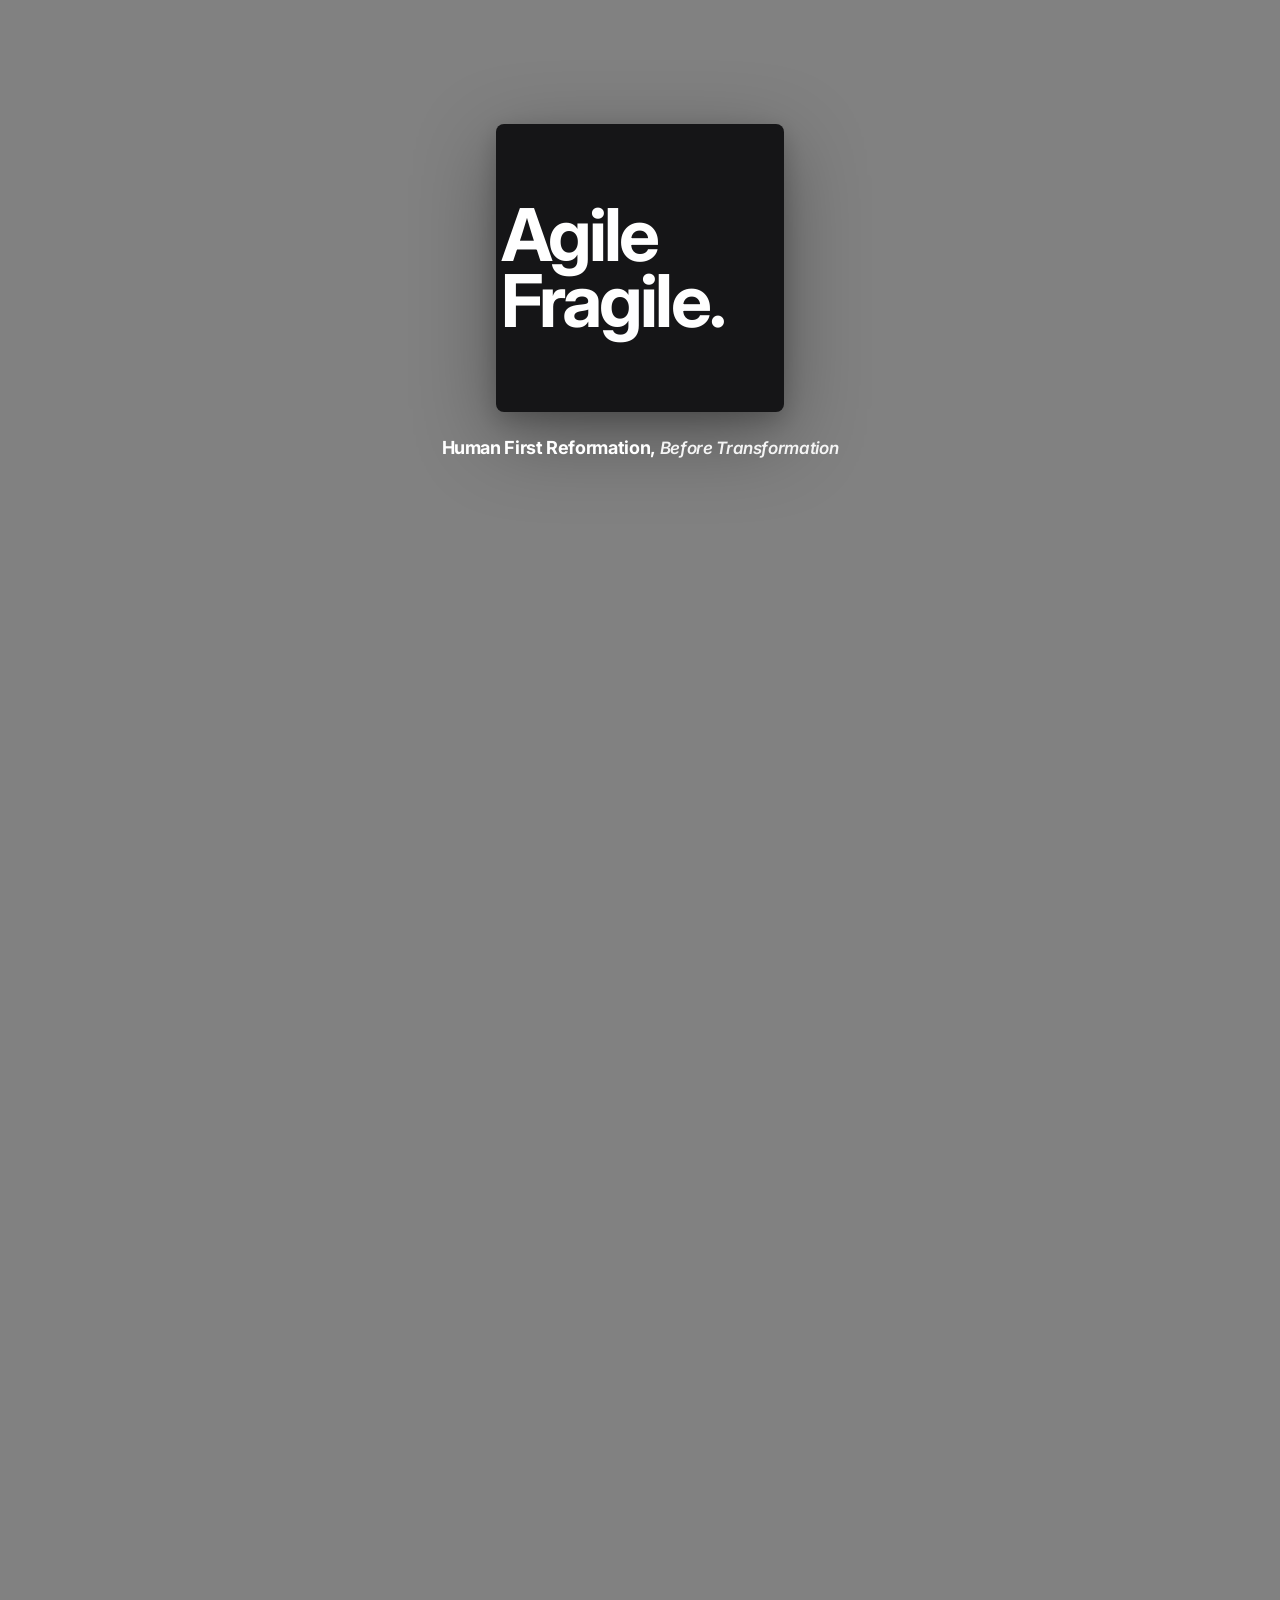
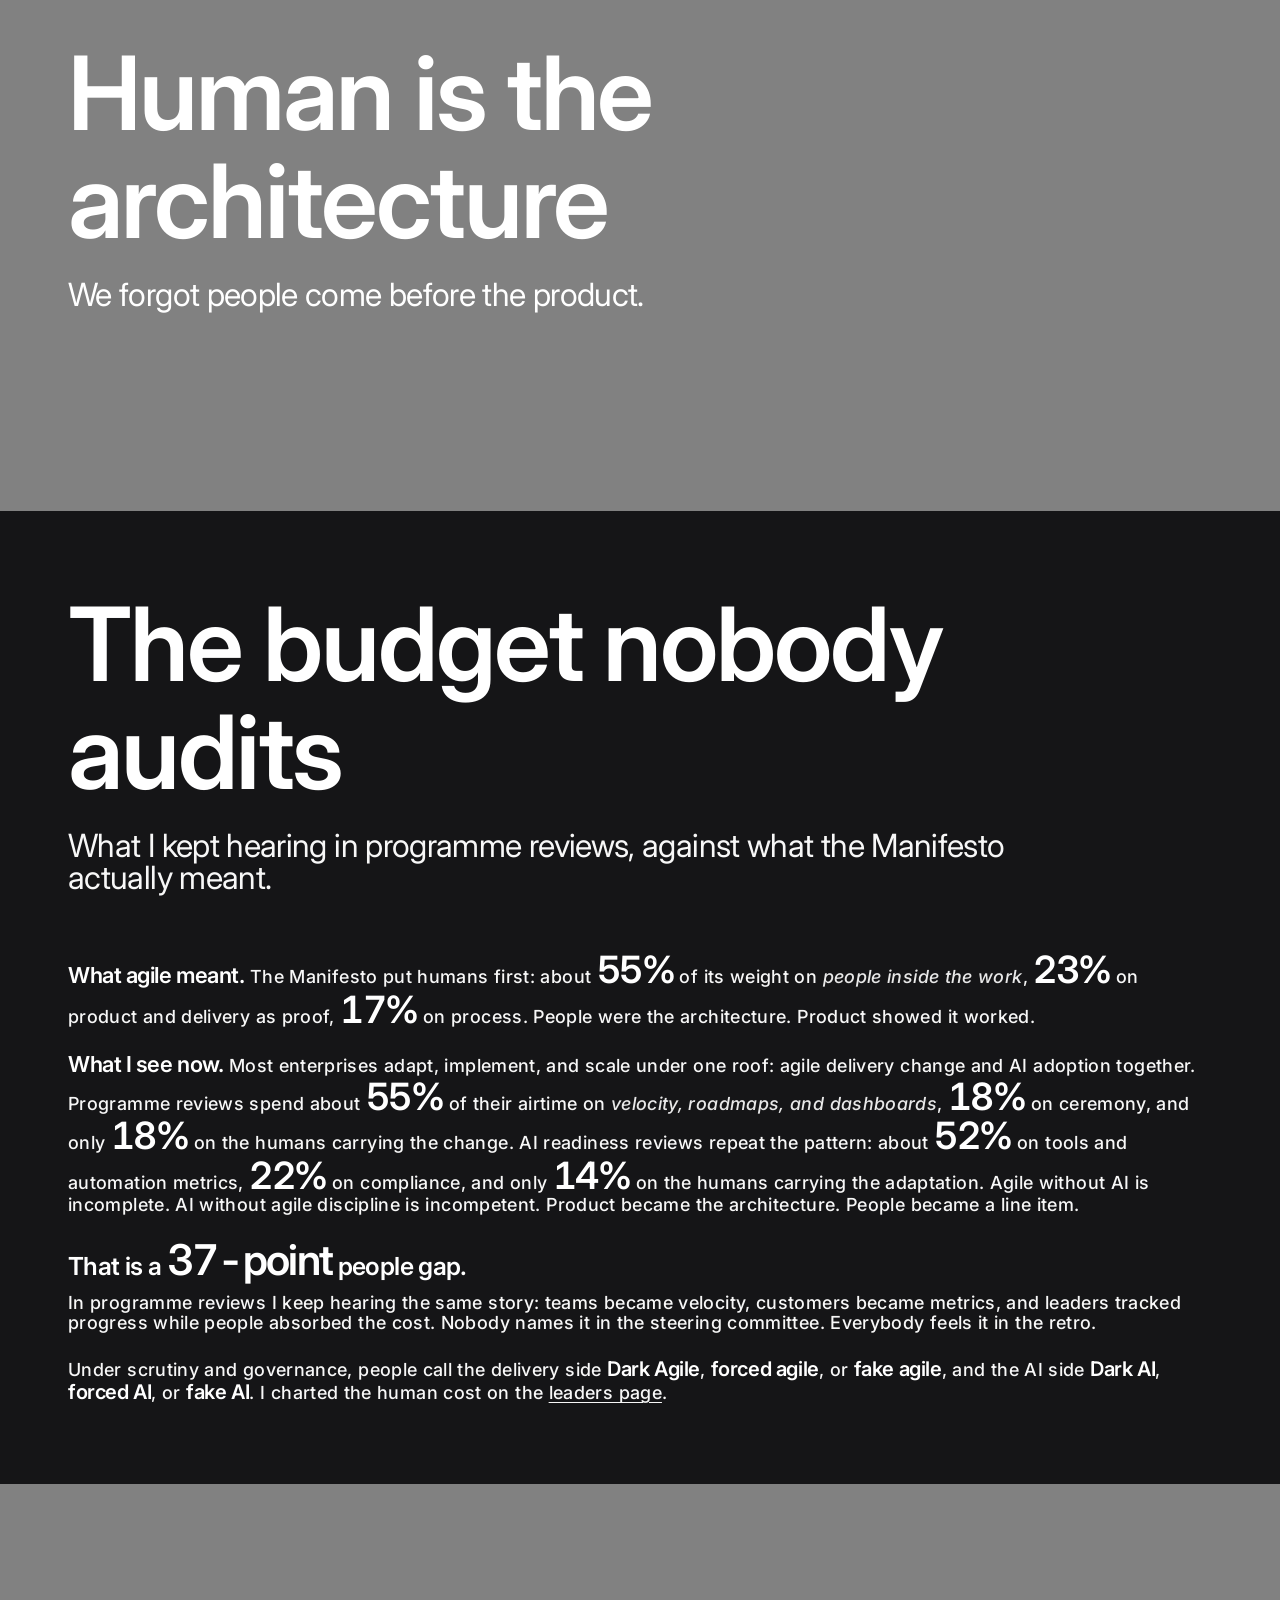
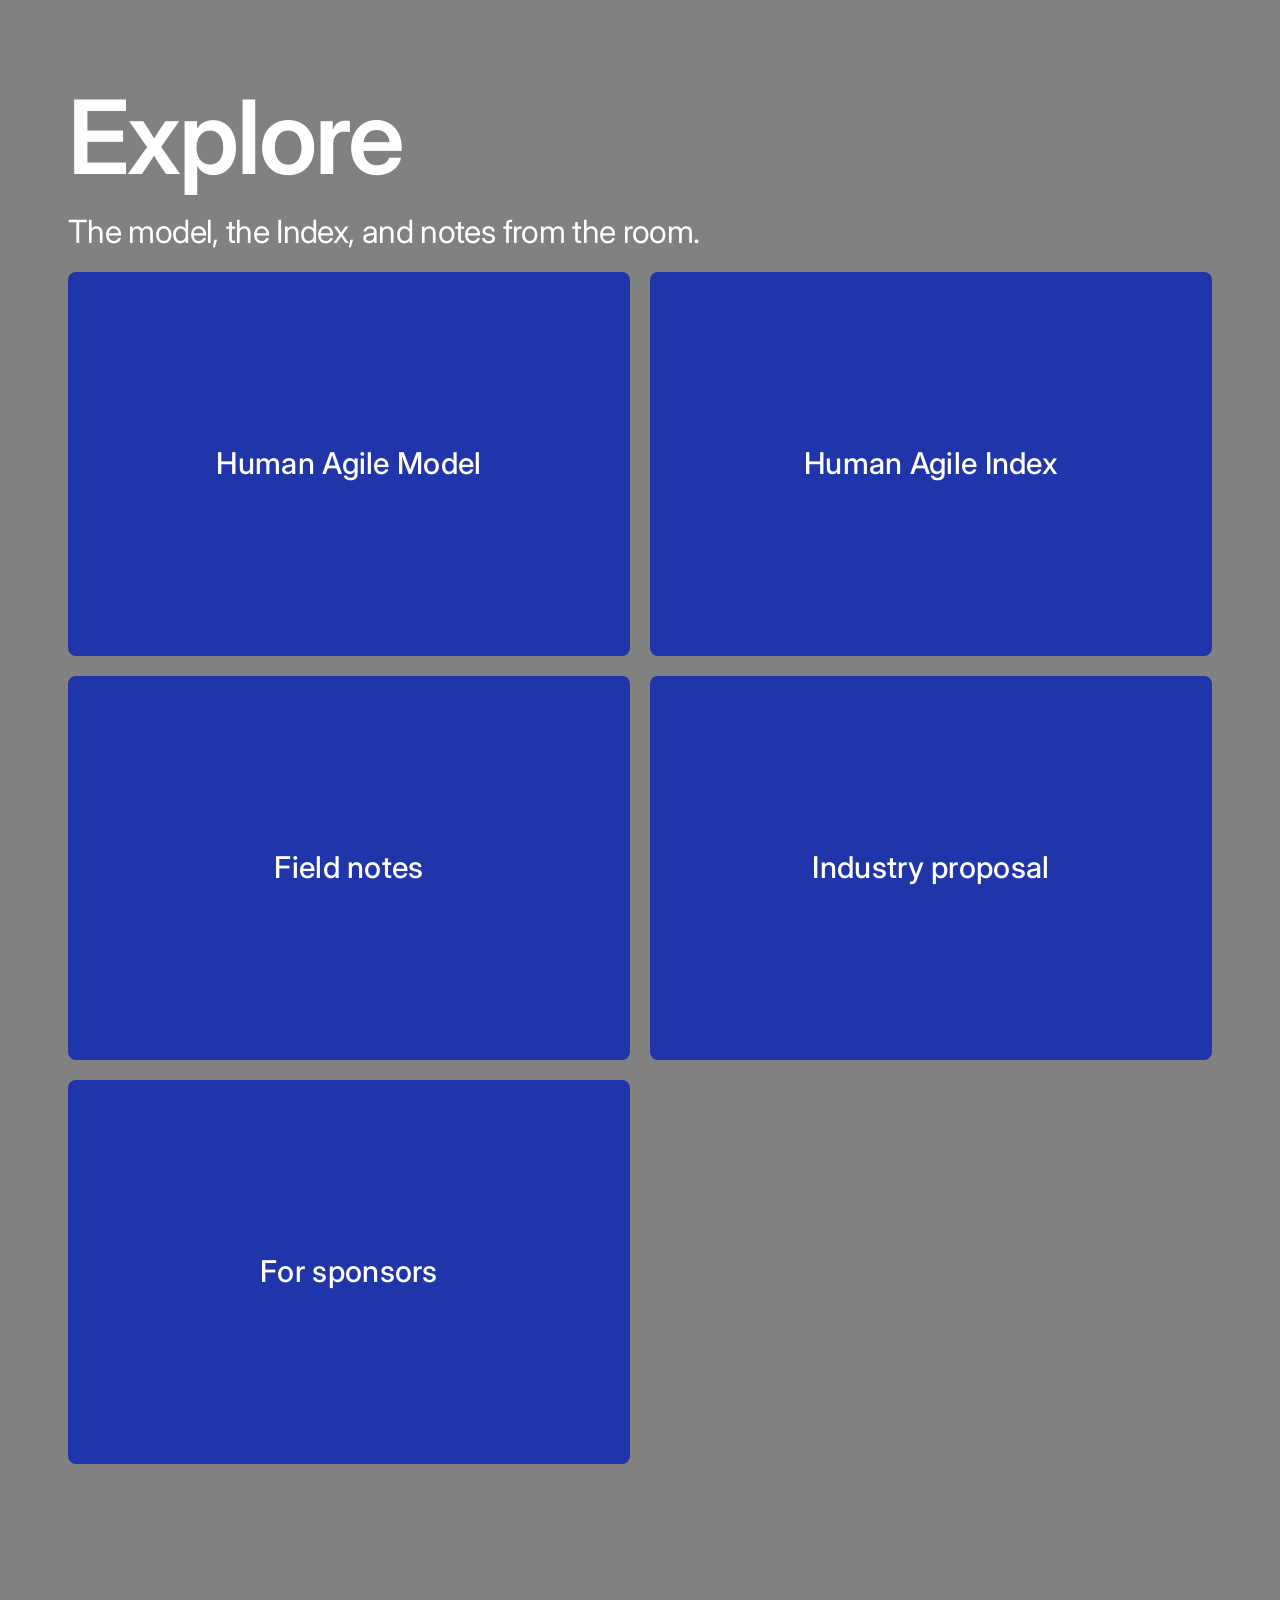
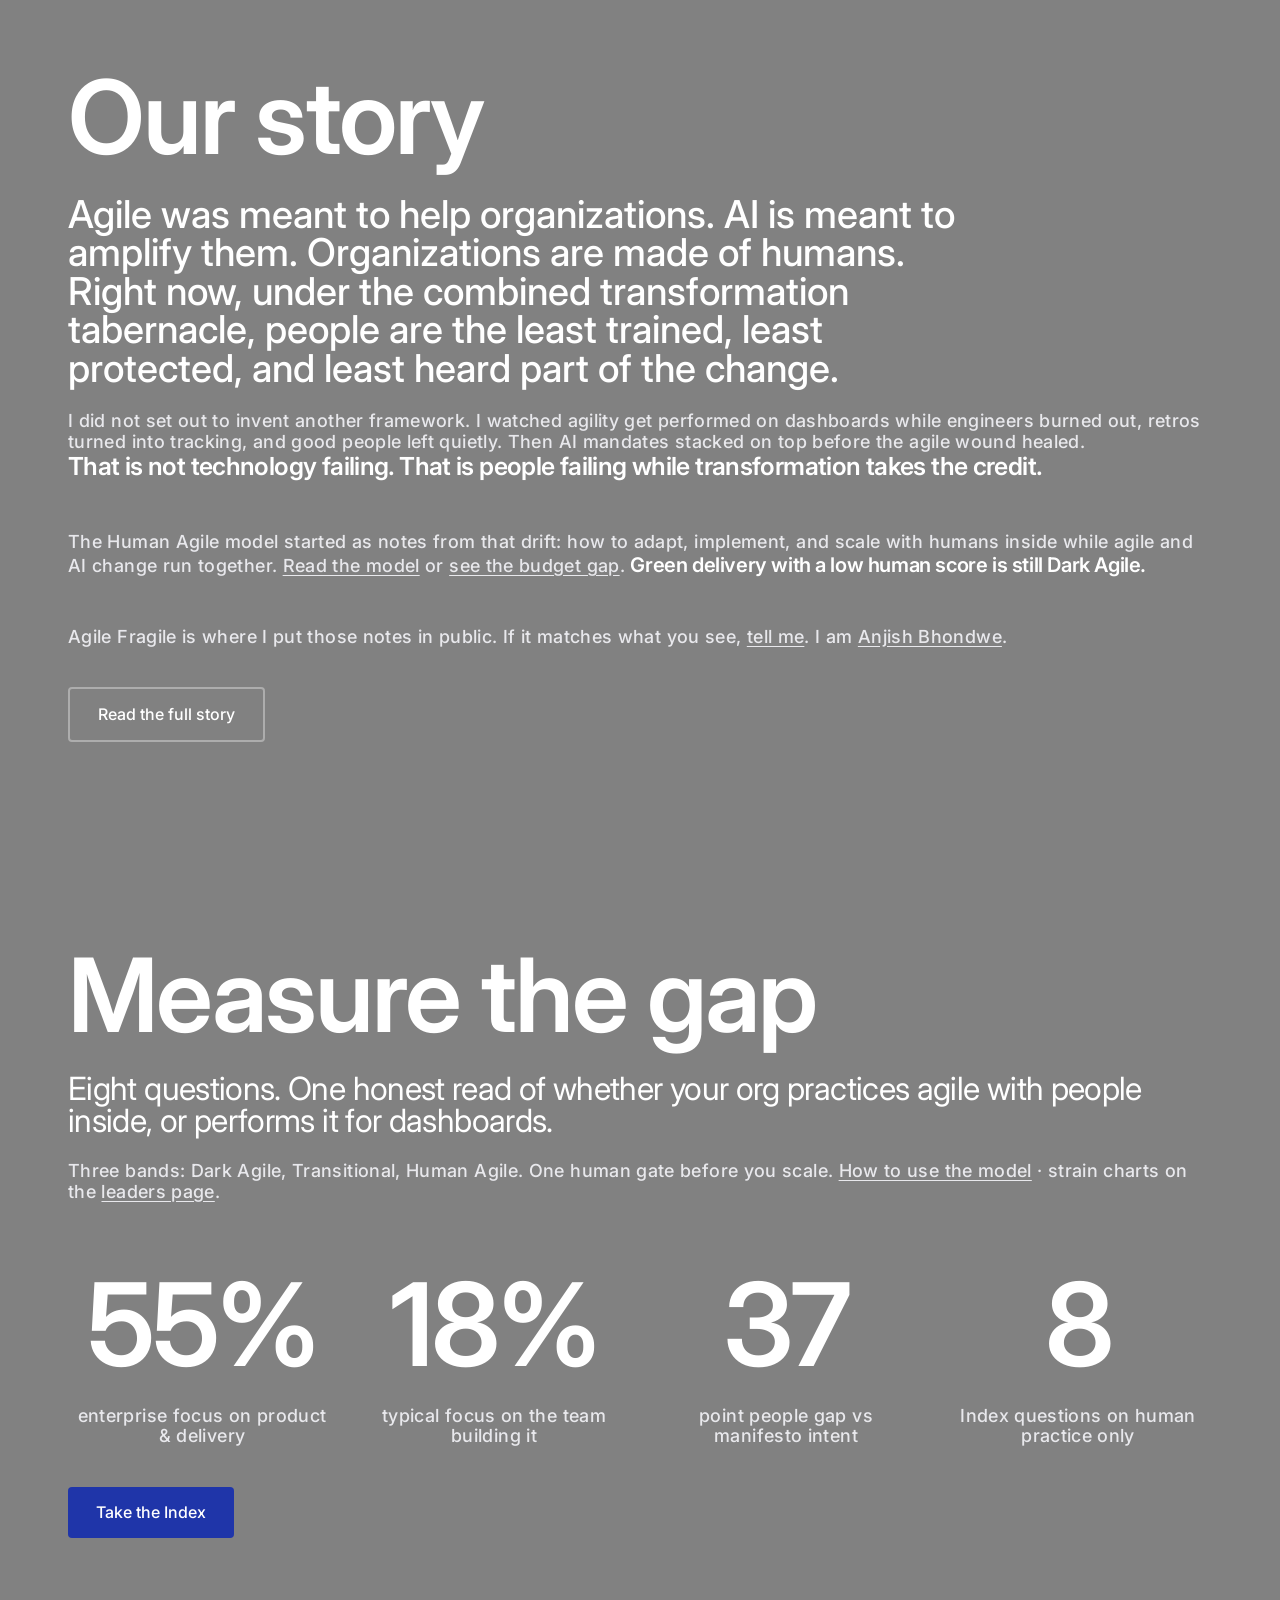
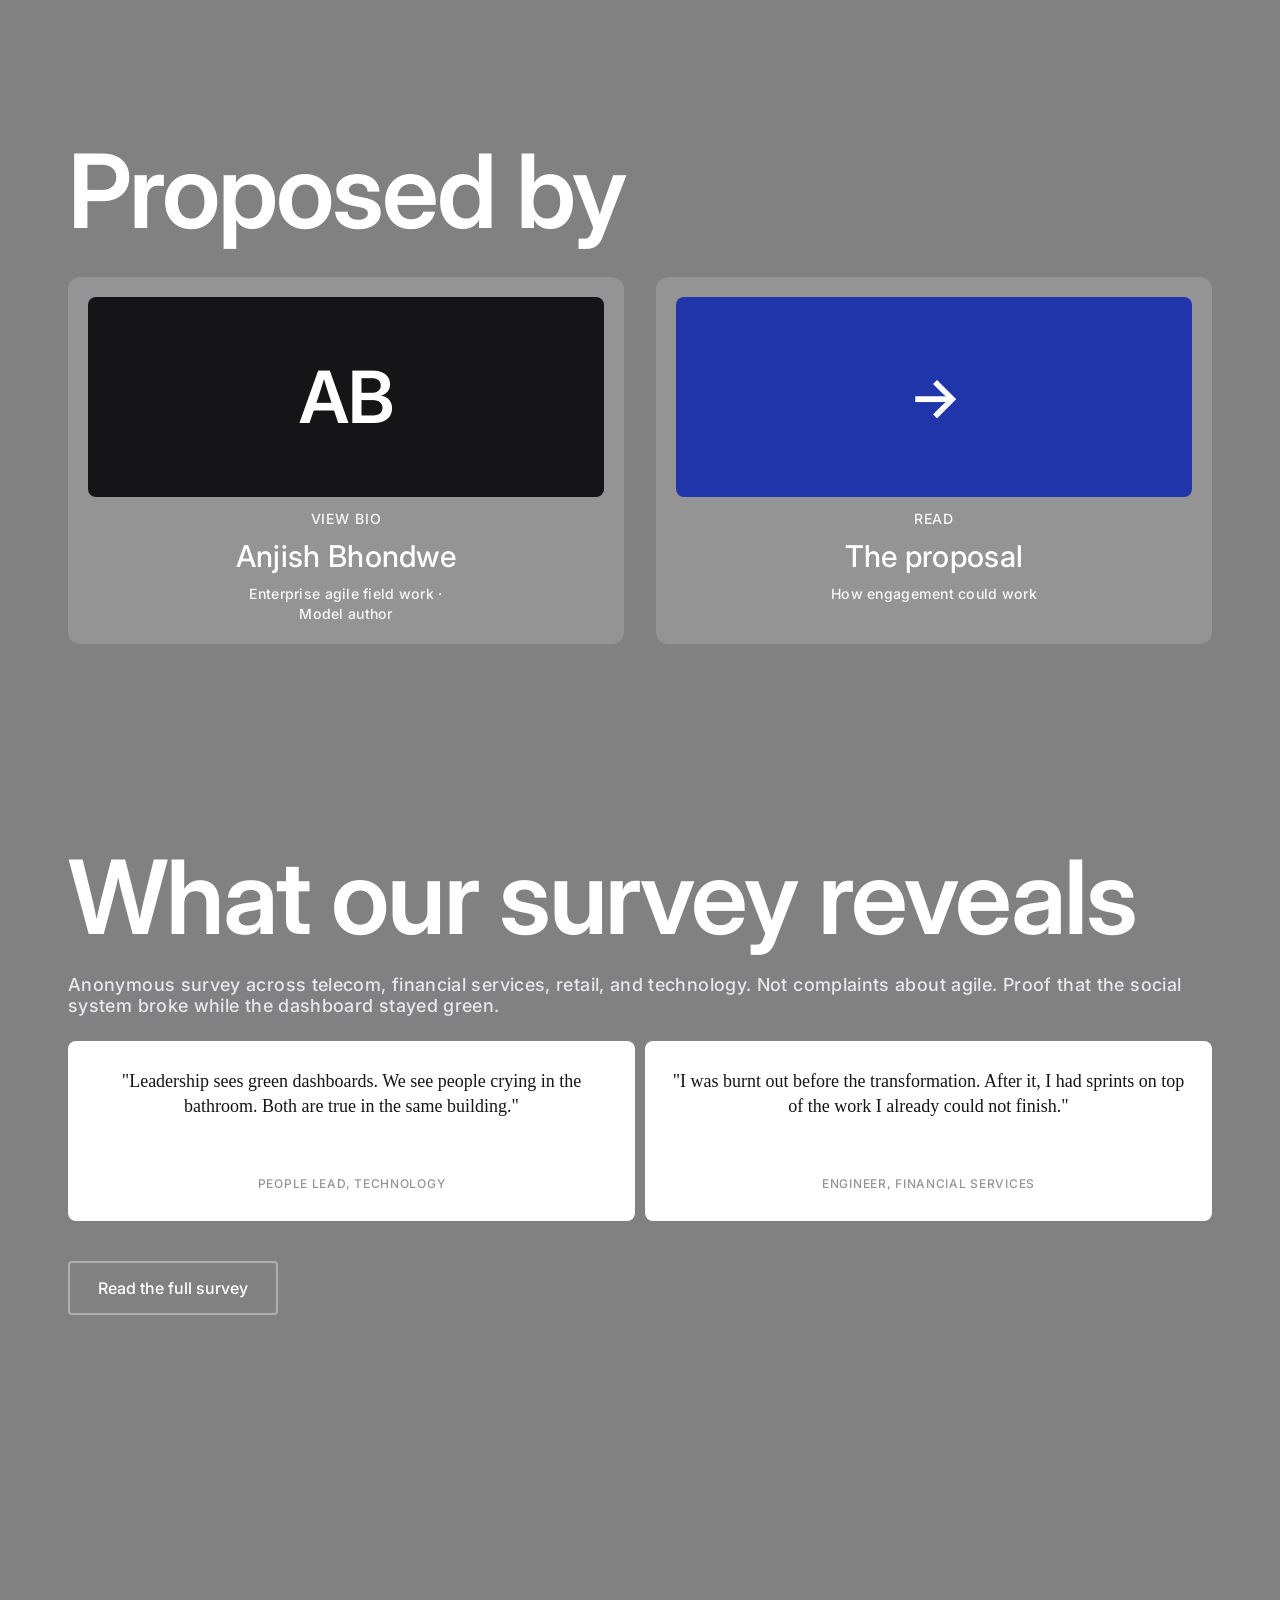
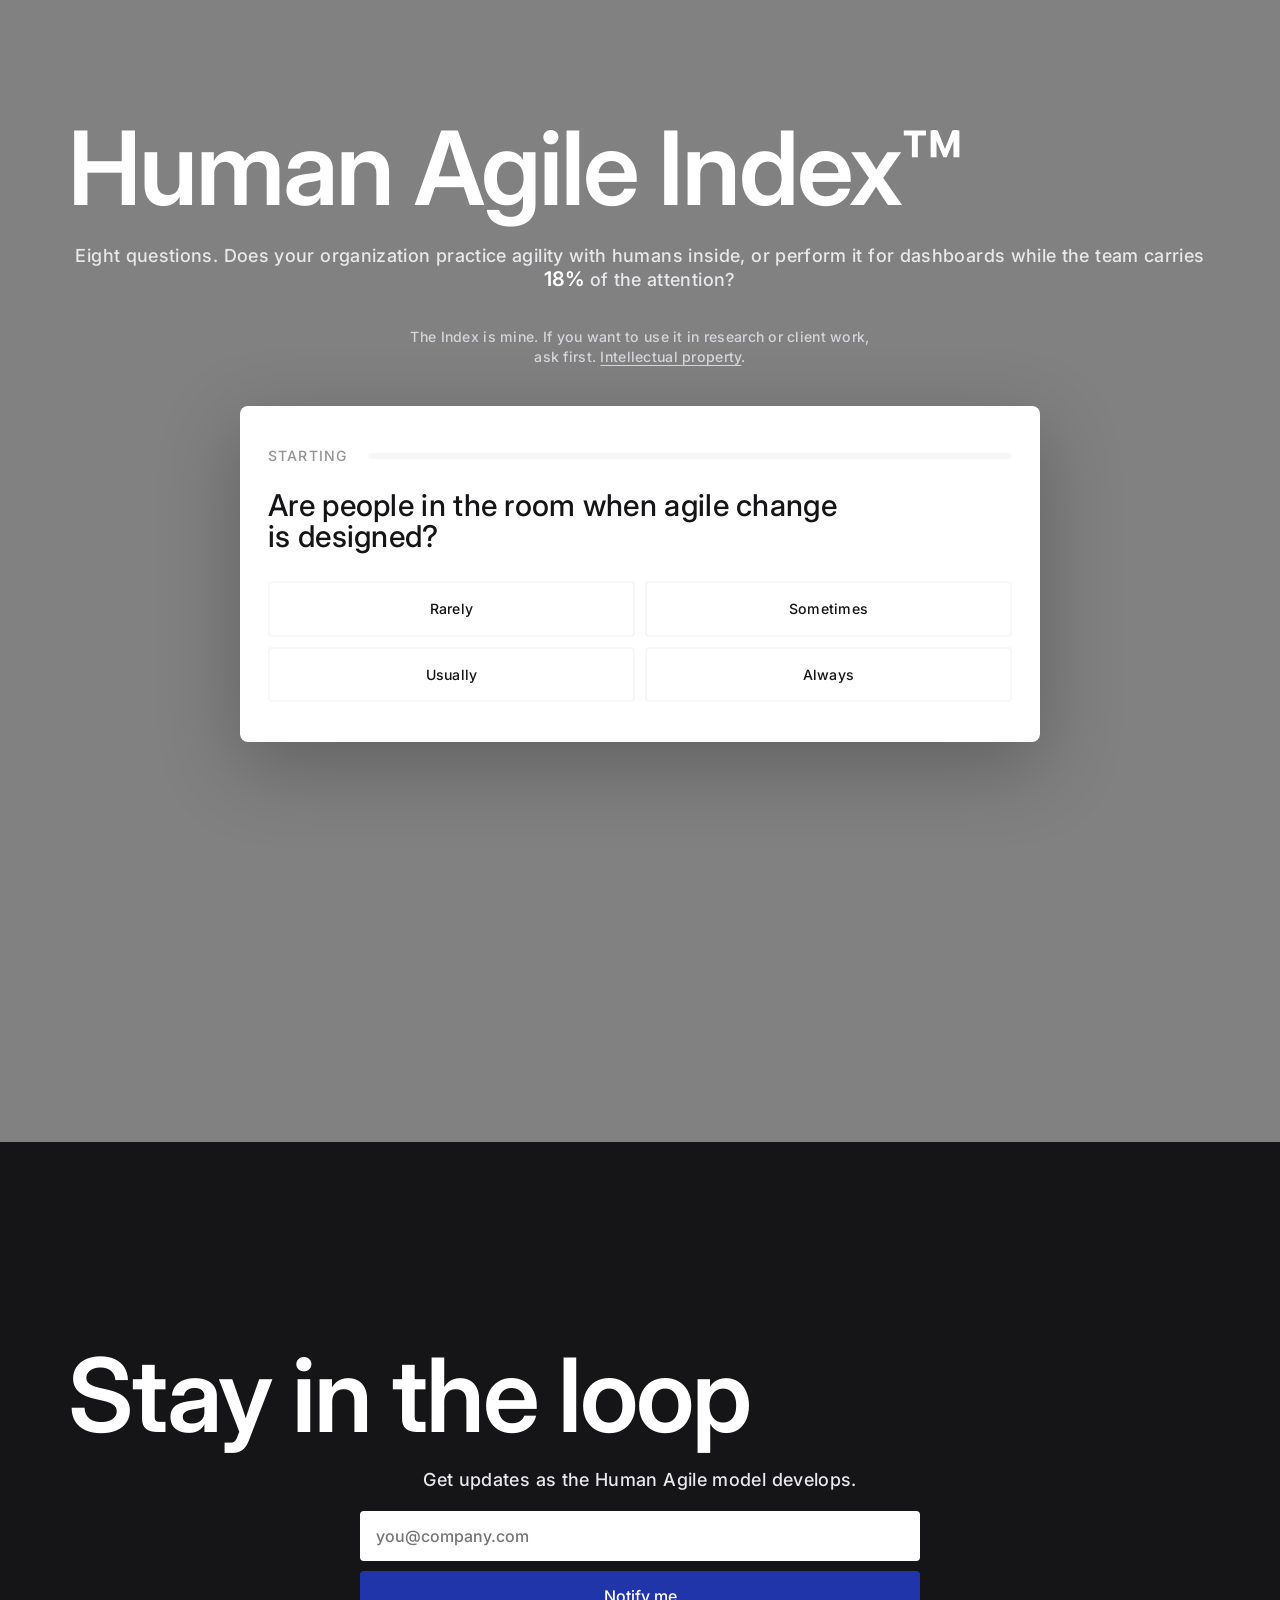
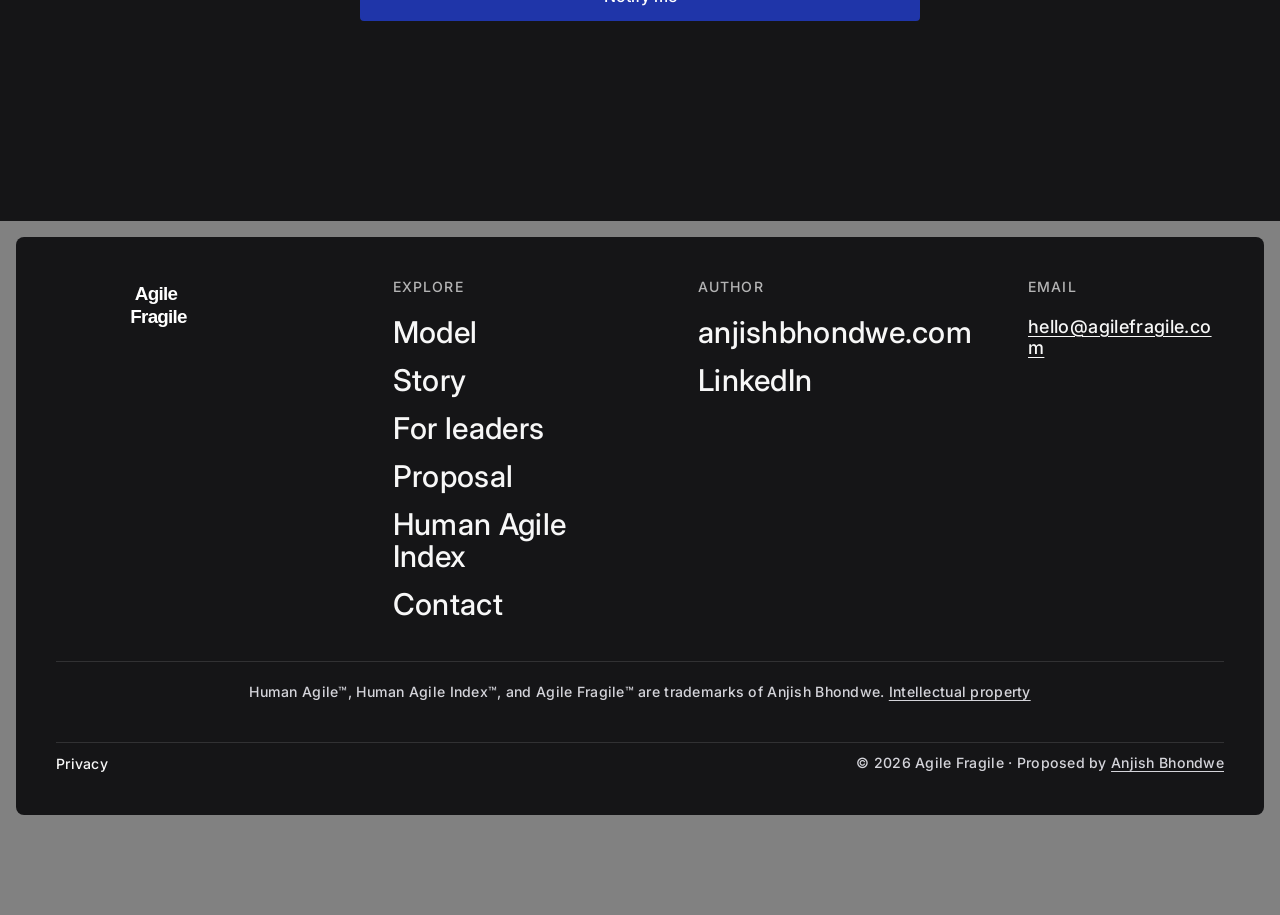
<file: index.html>
<!DOCTYPE html>
<html lang="en">
<head>
  <meta charset="UTF-8">
  <meta name="viewport" content="width=device-width, initial-scale=1.0">
  <meta name="description" content="We forgot people come before the product. Agile Fragile maps enterprise agile drift (~55% on delivery, ~18% on the humans building it) and the Human Agile correction. By Anjish Bhondwe.">
  <title>Agile Fragile | Human Agile model</title>
  <link rel="icon" href="/assets/favicon.svg" type="image/svg+xml">
  <link rel="icon" href="/assets/favicon-32.png" type="image/png" sizes="32x32">
  <link rel="icon" href="/assets/favicon-16.png" type="image/png" sizes="16x16">
  <link rel="apple-touch-icon" href="/assets/apple-touch-icon.png" sizes="180x180">
  <link rel="preconnect" href="https://fonts.googleapis.com">
  <link rel="preconnect" href="https://fonts.gstatic.com" crossorigin>
  <link href="https://fonts.googleapis.com/css2?family=Inter:ital,opsz,wght@0,14..32,400;0,14..32,500;0,14..32,600;0,14..32,700;1,14..32,400;1,14..32,500&display=swap" rel="stylesheet">
  <link rel="stylesheet" href="/assets/site.css">
</head>
<body class="home-page">
  <header class="site-header">
    <a href="/" class="logo" aria-label="Agile Fragile">
      <div class="logo-mark-box logo-mark-box--header">
        <span class="logo-mark-stack">
          <span class="logo-mark-line">Agile</span>
          <span class="logo-mark-line">Fragile.</span>
        </span>
      </div>
    </a>
    <button type="button" class="nav-toggle" aria-expanded="false" aria-controls="site-nav" aria-label="Open menu">
      <span></span><span></span><span></span>
    </button>
    <nav class="header-links" id="site-nav">
      <a href="/about.html">Story</a>
      <a href="/model.html">Model</a>
      <a href="/leaders.html">For leaders</a>
      <a href="/how-we-work.html">Proposal</a>
      <a href="/contact.html">Contact</a>
      <a href="/#index">Human Agile Index</a>
    </nav>
  </header>

  <main class="landing">
    <section id="hero" class="landing-hero" data-home-hero>
      <div class="landing-hero-pin" id="hero-pin">
        <div class="landing-hero-stage">
          <div class="landing-hero-wordmark-wrap" id="hero-wordmark-wrap">
            <div class="landing-hero-lockup">
              <div class="landing-hero-logo-morph" id="hero-logo-morph">
                <div class="logo-mark-box landing-hero-logo-box">
                  <span class="logo-mark-stack">
                    <span class="logo-mark-line">Agile</span>
                    <span class="logo-mark-line">Fragile.</span>
                  </span>
                </div>
              </div>
              <p class="logo-tagline logo-tagline--hero"><strong class="logo-tagline-lead">Human First Reformation,</strong> <em>Before Transformation</em></p>
            </div>
          </div>
          <div class="landing-hero-panel is-bottom" id="hero-panel" aria-hidden="true">
            <div class="landing-hero-panel-inner">
              <div class="landing-hero-slides">
                <div class="landing-hero-slide landing-hero-slide--drift" data-slide="0">
                  <span class="landing-hero-slide-eyebrow t-b-3">The drift</span>
                  <span class="landing-hero-slide-title">Product first. <em>People later.</em></span>
                  <span class="landing-hero-slide-desc t-b-2"><strong class="focus-label">The drift.</strong> Enterprise agile budgets <strong class="hero-stat">55%</strong> of the conversation for <em>delivery, velocity, and dashboards</em>. Only <strong class="hero-stat">18%</strong> reaches the humans building it. <span class="focus-line">We forgot the order.</span></span>
                </div>
                <div class="landing-hero-slide landing-hero-slide--proof" data-slide="1">
                  <span class="landing-hero-slide-eyebrow t-b-3">What the room shows</span>
                  <span class="landing-hero-slide-title">Green charts. <em>Breaking teams.</em></span>
                  <span class="landing-hero-slide-desc t-b-2">Stand-ups get tracked. Burnout gets called <em>personal resilience</em>. Honest feedback in a retro feels <strong class="focus-word">career-risky</strong>. <span class="focus-line">The rollout looks green. People are paying for it.</span></span>
                </div>
                <div class="landing-hero-slide landing-hero-slide--move" data-slide="2">
                  <span class="landing-hero-slide-eyebrow t-b-3">The correction</span>
                  <span class="landing-hero-slide-title landing-hero-slide-title--human">
                    <span class="human-arch-icon human-arch-icon--hero" aria-hidden="true"></span>
                    Human
                  </span>
                  <span class="landing-hero-slide-desc t-b-2"><span class="focus-line">People come before the product.</span> In the room <em>before</em> the rollout is designed, not on a slide after the date is set.</span>
                </div>
                <div class="landing-hero-slide landing-hero-slide--move" data-slide="3">
                  <span class="landing-hero-slide-title">Adapt</span>
                  <span class="landing-hero-slide-desc t-b-2">Subtract Dark Agile theater first. <em>Agility built with teams</em>, not pushed on a programme timeline.</span>
                </div>
                <div class="landing-hero-slide landing-hero-slide--move" data-slide="4">
                  <span class="landing-hero-slide-title">Implement</span>
                  <span class="landing-hero-slide-desc t-b-2">Delivery that protects humans, not just dashboards. Product is <em>evidence</em>. Human is the <strong class="focus-word">architecture</strong>.</span>
                </div>
                <div class="landing-hero-slide landing-hero-slide--move" data-slide="5">
                  <span class="landing-hero-slide-title">Scale</span>
                  <span class="landing-hero-slide-desc t-b-2">Grow only after the human gate clears. High delivery with a low human score is still <strong class="focus-word">Dark Agile</strong>.</span>
                </div>
              </div>
            </div>
          </div>
        </div>
      </div>
    </section>

    <section id="vision" class="landing-section my-section landing-vision">
      <div class="contain landing-section-inner">
        <h2 class="t-h-2 landing-section-title">Human is the architecture</h2>
        <p class="t-b-1 landing-section-lead">We forgot people come before the product.</p>
      </div>
    </section>

    <section id="drift" class="landing-section my-section landing-drift" aria-labelledby="drift-title">
      <div class="contain landing-section-inner">
        <h2 id="drift-title" class="t-h-2 landing-section-title">The budget nobody audits</h2>
        <p class="t-b-1 landing-section-lead">What I kept hearing in programme reviews, against what the Manifesto actually meant.</p>
        <div class="landing-prose drift-prose t-b-2">
          <p><strong class="focus-label">What agile meant.</strong> The Manifesto put humans first: about <strong class="text-stat">55%</strong> of its weight on <em>people inside the work</em>, <strong class="text-stat">23%</strong> on product and delivery as proof, <strong class="text-stat">17%</strong> on process. People were the architecture. Product showed it worked.</p>
          <p><strong class="focus-label">What I see now.</strong> Most enterprises adapt, implement, and scale under one roof: agile delivery change and AI adoption together. Programme reviews spend about <strong class="text-stat">55%</strong> of their airtime on <em>velocity, roadmaps, and dashboards</em>, <strong class="text-stat">18%</strong> on ceremony, and only <strong class="text-stat">18%</strong> on the humans carrying the change. AI readiness reviews repeat the pattern: about <strong class="text-stat">52%</strong> on tools and automation metrics, <strong class="text-stat">22%</strong> on compliance, and only <strong class="text-stat">14%</strong> on the humans carrying the adaptation. Agile without AI is incomplete. AI without agile discipline is incompetent. Product became the architecture. People became a line item.</p>
          <p><span class="focus-line">That is a <strong class="text-stat">37-point</strong> people gap.</span> In programme reviews I keep hearing the same story: teams became velocity, customers became metrics, and leaders tracked progress while people absorbed the cost. Nobody names it in the steering committee. Everybody feels it in the retro.</p>
          <p>Under scrutiny and governance, people call the delivery side <strong>Dark Agile</strong>, <strong>forced agile</strong>, or <strong>fake agile</strong>, and the AI side <strong>Dark AI</strong>, <strong>forced AI</strong>, or <strong>fake AI</strong>. I charted the human cost on the <a href="/leaders.html#human-impact" class="text-link">leaders page</a>.</p>
        </div>
      </div>
    </section>

    <section id="explore" class="landing-section my-section">
      <div class="contain landing-section-inner">
        <h2 class="t-h-2 landing-section-title">Explore</h2>
        <p class="t-b-1 landing-section-lead">The model, the Index, and notes from the room.</p>
      </div>
      <div class="contain landing-cards">
        <a href="/model.html" class="landing-card">
          <span class="landing-card-logo t-h-5">Human Agile Model</span>
          <span class="landing-card-detail">
            <span class="landing-card-label t-b-3">Model</span>
            <span class="landing-card-desc t-b-2">Architecture, human gate, Figure HF-1 foundations diagram, Index scoring</span>
          </span>
        </a>
        <a href="/#index" class="landing-card">
          <span class="landing-card-logo t-h-5">Human Agile Index</span>
          <span class="landing-card-detail">
            <span class="landing-card-label t-b-3">Diagnostic</span>
            <span class="landing-card-desc t-b-2">Eight questions. Dark, transitional, or human.</span>
          </span>
        </a>
        <a href="/about.html" class="landing-card">
          <span class="landing-card-logo t-h-5">Field notes</span>
          <span class="landing-card-detail">
            <span class="landing-card-label t-b-3">Story</span>
            <span class="landing-card-desc t-b-2">How enterprise agile lost the humans</span>
          </span>
        </a>
        <a href="/how-we-work.html#industry-adoption" class="landing-card">
          <span class="landing-card-logo t-h-5">Industry proposal</span>
          <span class="landing-card-detail">
            <span class="landing-card-label t-b-3">Proposal</span>
            <span class="landing-card-desc t-b-2">With human, for human. Read the model proposal.</span>
          </span>
        </a>
        <a href="/leaders.html" class="landing-card">
          <span class="landing-card-logo t-h-5">For sponsors</span>
          <span class="landing-card-detail">
            <span class="landing-card-label t-b-3">Leaders</span>
            <span class="landing-card-desc t-b-2">When the rollout looks green and people are breaking</span>
          </span>
        </a>
      </div>
    </section>

    <section id="story" class="landing-section my-section">
      <div class="contain landing-section-inner">
        <h2 class="t-h-2 landing-section-title">Our story</h2>
        <p class="t-h-4 landing-story-lead">Agile was meant to help organizations. AI is meant to amplify them. Organizations are made of humans. Right now, under the combined transformation tabernacle, people are the least trained, least protected, and least heard part of the change.</p>
        <div class="landing-prose t-b-2">
          <p>I did not set out to invent another framework. I watched agility get performed on dashboards while engineers burned out, retros turned into tracking, and good people left quietly. Then AI mandates stacked on top before the agile wound healed. <span class="focus-line">That is not technology failing. That is people failing while transformation takes the credit.</span></p>
          <p>The Human Agile model started as notes from that drift: how to adapt, implement, and scale with humans inside while agile and AI change run together. <a href="/model.html" class="text-link">Read the model</a> or <a href="/#drift" class="text-link">see the budget gap</a>. <strong class="focus-word">Green delivery with a low human score is still Dark Agile.</strong></p>
          <p>Agile Fragile is where I put those notes in public. If it matches what you see, <a href="/contact.html" class="text-link">tell me</a>. I am <a href="https://anjishbhondwe.com" class="text-link" target="_blank" rel="noopener noreferrer">Anjish Bhondwe</a>.</p>
        </div>
        <a href="/about.html" class="btn-secondary landing-cta">Read the full story</a>
      </div>
    </section>

    <section id="impact" class="landing-section my-section">
      <div class="contain landing-section-inner">
        <h2 class="t-h-2 landing-section-title">Measure the gap</h2>
        <p class="t-b-1 landing-section-lead">Eight questions. One honest read of whether your org practices agile with people inside, or performs it for dashboards.</p>
        <div class="landing-prose t-b-2">
          <p>Three bands: Dark Agile, Transitional, Human Agile. One human gate before you scale. <a href="/model.html#industry-proposal" class="text-link">How to use the model</a> · strain charts on the <a href="/leaders.html#human-impact" class="text-link">leaders page</a>.</p>
        </div>
        <div class="landing-stats">
          <div class="landing-stat">
            <div class="landing-stat-nums">
              <span class="landing-stat-big">55%</span>
            </div>
            <p class="t-b-2">enterprise focus on product &amp; delivery</p>
          </div>
          <div class="landing-stat">
            <div class="landing-stat-nums">
              <span class="landing-stat-big">18%</span>
            </div>
            <p class="t-b-2">typical focus on the team building it</p>
          </div>
          <div class="landing-stat">
            <div class="landing-stat-nums">
              <span class="landing-stat-big">37</span>
            </div>
            <p class="t-b-2">point people gap vs manifesto intent</p>
          </div>
          <div class="landing-stat">
            <div class="landing-stat-nums">
              <span class="landing-stat-big">8</span>
            </div>
            <p class="t-b-2">Index questions on human practice only</p>
          </div>
        </div>
        <a href="#index" class="hero-cta landing-cta">Take the Index</a>
      </div>
    </section>

    <section id="leadership" class="landing-section my-section">
      <div class="contain landing-section-inner">
        <h2 class="t-h-2 landing-section-title">Proposed by</h2>
        <div class="landing-leaders">
          <a href="https://anjishbhondwe.com" class="landing-leader-card" target="_blank" rel="noopener noreferrer">
            <span class="landing-leader-photo" aria-hidden="true">AB</span>
            <span class="landing-leader-view t-b-3">View Bio</span>
            <span class="landing-leader-name t-h-5">Anjish Bhondwe</span>
            <span class="landing-leader-role t-b-3">Enterprise agile field work · Model author</span>
          </a>
          <a href="/how-we-work.html" class="landing-leader-card">
            <span class="landing-leader-photo landing-leader-photo--accent" aria-hidden="true">→</span>
            <span class="landing-leader-view t-b-3">Read</span>
            <span class="landing-leader-name t-h-5">The proposal</span>
            <span class="landing-leader-role t-b-3">How engagement could work</span>
          </a>
        </div>
      </div>
    </section>

    <section id="voices" class="landing-section my-section">
      <div class="contain landing-section-inner">
        <h2 class="t-h-2 landing-section-title">What our survey reveals</h2>
        <p class="landing-prose t-b-2">Anonymous survey across telecom, financial services, retail, and technology. Not complaints about agile. Proof that the social system broke while the dashboard stayed green.</p>
        <div class="voice-grid voice-grid--teaser">
          <figure class="voice-card">
            <blockquote>"Leadership sees green dashboards. We see people crying in the bathroom. Both are true in the same building."</blockquote>
            <cite>People lead, technology</cite>
          </figure>
          <figure class="voice-card">
            <blockquote>"I was burnt out before the transformation. After it, I had sprints on top of the work I already could not finish."</blockquote>
            <cite>Engineer, financial services</cite>
          </figure>
        </div>
        <a href="/leaders.html#field-voices" class="btn-secondary landing-cta">Read the full survey</a>
      </div>
    </section>

    <section class="index-section contain" id="index">
      <div class="index-header">
        <h2 class="t-h-2 landing-section-title">Human Agile Index™</h2>
        <p class="landing-prose t-b-2">Eight questions. Does your organization practice agility with humans inside, or perform it for dashboards while the team carries <strong>18%</strong> of the attention?</p>
        <p class="index-ip t-b-3">The Index is mine. If you want to use it in research or client work, ask first. <a href="/model.html#model-copyright" class="text-link">Intellectual property</a>.</p>
      </div>
      <div class="index-panel" id="index-app">
        <div class="index-meta">
          <span class="index-counter t-b-3" id="index-counter">Starting</span>
          <div class="index-progress">
            <div class="index-progress-bar" id="index-bar"></div>
          </div>
        </div>
        <div id="index-questions">
          <div class="index-question active" data-q="0">
            <p class="question-text t-h-5">Are people in the room when agile change is designed?</p>
            <div class="index-options">
              <button type="button" class="index-opt t-b-3" data-score="0">Rarely</button>
              <button type="button" class="index-opt t-b-3" data-score="1">Sometimes</button>
              <button type="button" class="index-opt t-b-3" data-score="2">Usually</button>
              <button type="button" class="index-opt t-b-3" data-score="3">Always</button>
            </div>
          </div>
          <div class="index-question" data-q="1">
            <p class="question-text t-h-5">Is agile built with teams, or pushed on a timeline?</p>
            <div class="index-options">
              <button type="button" class="index-opt t-b-3" data-score="0">Pushed</button>
              <button type="button" class="index-opt t-b-3" data-score="1">Mostly pushed</button>
              <button type="button" class="index-opt t-b-3" data-score="2">Mixed</button>
              <button type="button" class="index-opt t-b-3" data-score="3">Built with</button>
            </div>
          </div>
          <div class="index-question" data-q="2">
            <p class="question-text t-h-5">Do people feel valued in the transformation?</p>
            <div class="index-options">
              <button type="button" class="index-opt t-b-3" data-score="0">No</button>
              <button type="button" class="index-opt t-b-3" data-score="1">Few</button>
              <button type="button" class="index-opt t-b-3" data-score="2">Some</button>
              <button type="button" class="index-opt t-b-3" data-score="3">Most</button>
            </div>
          </div>
          <div class="index-question" data-q="3">
            <p class="question-text t-h-5">Are dashboards for learning or judgment?</p>
            <div class="index-options">
              <button type="button" class="index-opt t-b-3" data-score="0">Judgment</button>
              <button type="button" class="index-opt t-b-3" data-score="1">Mostly judgment</button>
              <button type="button" class="index-opt t-b-3" data-score="2">Mixed</button>
              <button type="button" class="index-opt t-b-3" data-score="3">Learning</button>
            </div>
          </div>
          <div class="index-question" data-q="4">
            <p class="question-text t-h-5">Is burnout a design problem or a people problem?</p>
            <div class="index-options">
              <button type="button" class="index-opt t-b-3" data-score="0">People</button>
              <button type="button" class="index-opt t-b-3" data-score="1">Mostly people</button>
              <button type="button" class="index-opt t-b-3" data-score="2">Shifting</button>
              <button type="button" class="index-opt t-b-3" data-score="3">Design</button>
            </div>
          </div>
          <div class="index-question" data-q="5">
            <p class="question-text t-h-5">Can teams reject ceremony that does not help?</p>
            <div class="index-options">
              <button type="button" class="index-opt t-b-3" data-score="0">No</button>
              <button type="button" class="index-opt t-b-3" data-score="1">Rarely</button>
              <button type="button" class="index-opt t-b-3" data-score="2">Sometimes</button>
              <button type="button" class="index-opt t-b-3" data-score="3">Yes</button>
            </div>
          </div>
          <div class="index-question" data-q="6">
            <p class="question-text t-h-5">Do leaders enable teams or track and report?</p>
            <div class="index-options">
              <button type="button" class="index-opt t-b-3" data-score="0">Track</button>
              <button type="button" class="index-opt t-b-3" data-score="1">Mostly track</button>
              <button type="button" class="index-opt t-b-3" data-score="2">Mixed</button>
              <button type="button" class="index-opt t-b-3" data-score="3">Enable</button>
            </div>
          </div>
          <div class="index-question" data-q="7">
            <p class="question-text t-h-5">Does agile work for your people, not against them?</p>
            <div class="index-options">
              <button type="button" class="index-opt t-b-3" data-score="0">Against</button>
              <button type="button" class="index-opt t-b-3" data-score="1">Mostly against</button>
              <button type="button" class="index-opt t-b-3" data-score="2">Mixed</button>
              <button type="button" class="index-opt t-b-3" data-score="3">For them</button>
            </div>
          </div>
        </div>
        <div class="index-result" id="index-result">
          <p class="index-counter t-b-3">Your score</p>
          <p class="result-score" id="index-score-num">0%</p>
          <p class="result-badge" id="index-score-label">Transitional</p>
          <p class="result-desc" id="index-score-desc"></p>
          <div class="cta-row" id="index-result-ctas">
            <a href="/model.html" class="hero-cta" id="index-cta-primary">Read the model</a>
            <a href="/contact.html" class="btn-secondary" id="index-cta-contact">Contact</a>
          </div>
          <button type="button" class="btn-secondary index-share" id="index-share">Copy link to your score</button>
          <p class="index-share-note t-b-3" id="index-share-note" hidden>Link copied. Share it when you reach out.</p>
          <div class="index-report-form" id="index-report-opt">
            <p class="index-report-lead t-b-3">Share your score</p>
            <label class="index-field" for="index-result-industry">
              <span class="index-field-label">Industry domain <span class="index-field-req" aria-hidden="true">*</span></span>
              <select id="index-result-industry" required aria-required="true" aria-label="Industry domain required">
                <option value="">Select industry</option>
                <option value="Financial services">Financial services</option>
                <option value="Healthcare">Healthcare</option>
                <option value="Retail and consumer">Retail and consumer</option>
                <option value="Technology and software">Technology and software</option>
                <option value="Telecom and media">Telecom and media</option>
                <option value="Government and public sector">Government and public sector</option>
                <option value="Manufacturing and industrial">Manufacturing and industrial</option>
                <option value="Energy and utilities">Energy and utilities</option>
                <option value="Professional services">Professional services</option>
                <option value="Other">Other</option>
              </select>
            </label>
            <label class="index-anon-toggle">
              <input type="checkbox" id="index-result-anon" checked>
              <span>Submit anonymously</span>
            </label>
            <div class="index-report-ident" id="index-report-ident" hidden>
              <label class="index-field" for="index-result-email">
                <span class="index-field-label">Email <span class="index-field-hint">(optional)</span></span>
                <input type="email" id="index-result-email" placeholder="you@company.com" aria-label="Email optional">
              </label>
            </div>
            <p class="index-report-status t-b-3" id="index-report-status" aria-live="polite"></p>
          </div>
          <form id="index-score-report" class="index-score-report" hidden aria-hidden="true">
            <input type="hidden" name="_subject" value="Human Agile Index score">
            <input type="hidden" name="_captcha" value="false">
            <input type="hidden" name="_template" value="table">
            <input type="text" name="_honey" tabindex="-1" autocomplete="off">
            <input type="hidden" name="index_score" id="report-score">
            <input type="hidden" name="index_label" id="report-label">
            <input type="hidden" name="answers" id="report-answers">
            <input type="hidden" name="submitted_at" id="report-time">
            <input type="hidden" name="page_url" id="report-url">
            <input type="hidden" name="industry_domain" id="report-industry">
            <input type="hidden" name="anonymous" id="report-anon">
            <input type="hidden" name="email" id="report-email">
          </form>
          <button type="button" class="index-restart" id="index-restart">Take again</button>
        </div>
      </div>
    </section>

    <section class="notify-section form-section" id="join">
      <div class="contain notify-inner">
        <h2 class="t-h-2 landing-section-title">Stay in the loop</h2>
        <p class="desc t-b-2">Get updates as the Human Agile model develops.</p>
        <form class="notify-form" data-form action="https://formsubmit.co/57204796c707cbb81e1252017cac8686" method="POST">
          <input type="hidden" name="_subject" value="Agile Fragile newsletter signup">
          <input type="hidden" name="_captcha" value="false">
          <input type="hidden" name="_template" value="table">
          <input type="text" name="_honey" style="display:none" tabindex="-1" autocomplete="off">
          <input type="email" name="email" placeholder="you@company.com" required aria-label="Email address">
          <button type="submit" data-sending="Sending…">Notify me</button>
        </form>
        <p class="form-error">Something went wrong. Email hello@agilefragile.com directly.</p>
        <p class="form-success">Got it. I will be in touch.</p>
      </div>
    </section>
  </main>

  <footer class="site-footer contain">
    <div class="footer-panel">
      <div class="footer-top">
        <a href="/" class="footer-logo">
          <img src="/assets/footer-wordmark.svg" alt="Agile Fragile" width="160" height="64">
        </a>
        <div class="footer-cols">
          <div class="footer-col">
            <span class="footer-label t-b-3">Explore</span>
            <ul>
              <li><a href="/model.html" class="t-h-5">Model</a></li>
              <li><a href="/about.html" class="t-h-5">Story</a></li>
              <li><a href="/leaders.html" class="t-h-5">For leaders</a></li>
              <li><a href="/how-we-work.html" class="t-h-5">Proposal</a></li>
              <li><a href="/#index" class="t-h-5">Human Agile Index</a></li>
              <li><a href="/contact.html" class="t-h-5">Contact</a></li>
            </ul>
          </div>
          <div class="footer-col">
            <span class="footer-label t-b-3">Author</span>
            <ul>
              <li><a href="https://anjishbhondwe.com" class="t-h-5" target="_blank" rel="noopener noreferrer">anjishbhondwe.com</a></li>
              <li><a href="https://www.linkedin.com/in/anjish" class="t-h-5" target="_blank" rel="noopener noreferrer">LinkedIn</a></li>
            </ul>
          </div>
          <div class="footer-col">
            <span class="footer-label t-b-3">Email</span>
            <a href="mailto:hello@agilefragile.com" class="footer-email t-b-2">hello@agilefragile.com</a>
          </div>
        </div>
      </div>
      <p class="footer-ip t-b-3">Human Agile™, Human Agile Index™, and Agile Fragile™ are trademarks of Anjish Bhondwe. <a href="/model.html#model-copyright" class="text-link">Intellectual property</a></p>
      <div class="footer-bottom">
        <ul class="footer-legal">
          <li><a href="/privacy.html" class="t-b-3">Privacy</a></li>
        </ul>
        <p class="footer-copy t-b-3">&copy; 2026 Agile Fragile · Proposed by <a href="https://anjishbhondwe.com" class="text-link" target="_blank" rel="noopener noreferrer">Anjish Bhondwe</a></p>
      </div>
    </div>
  </footer>

  <script src="/assets/site.js"></script>
  <script src="/assets/home-hero.js"></script>
  <script src="/assets/index.js"></script>
</body>
</html>
</file>
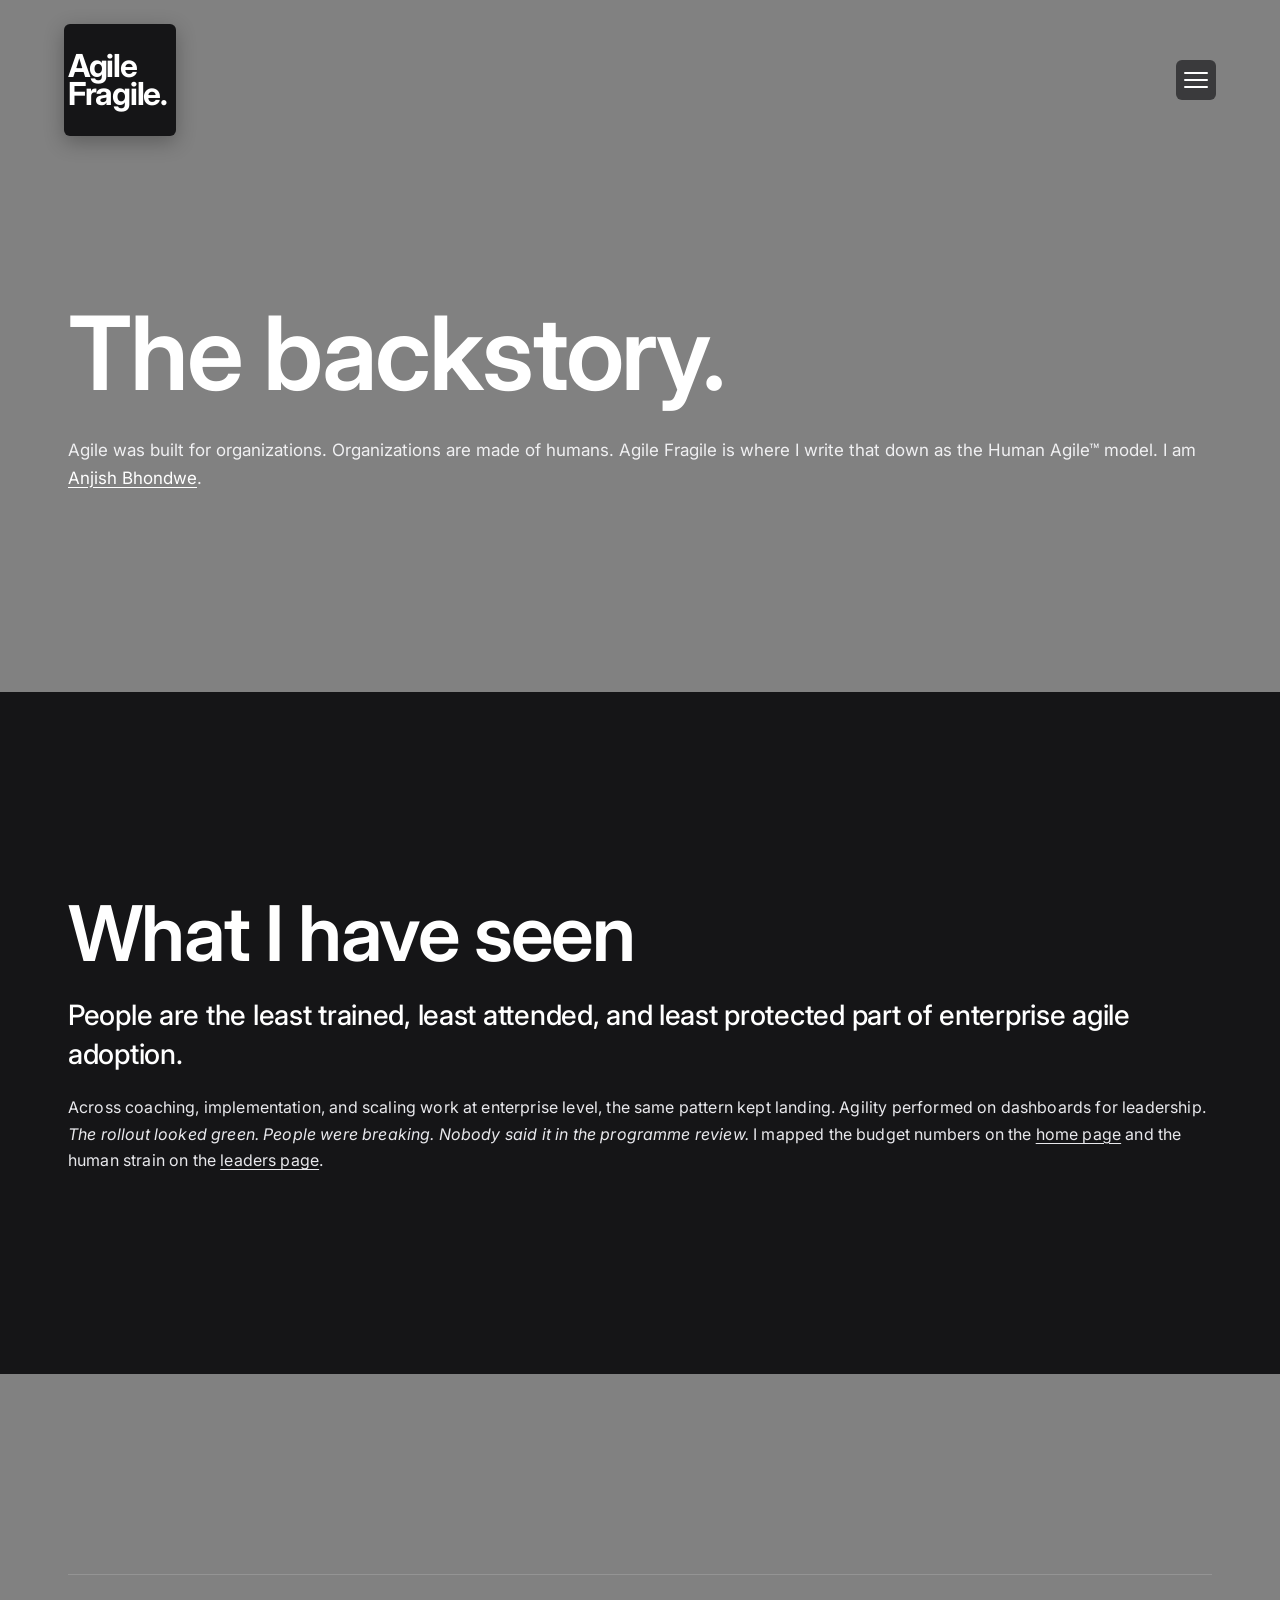
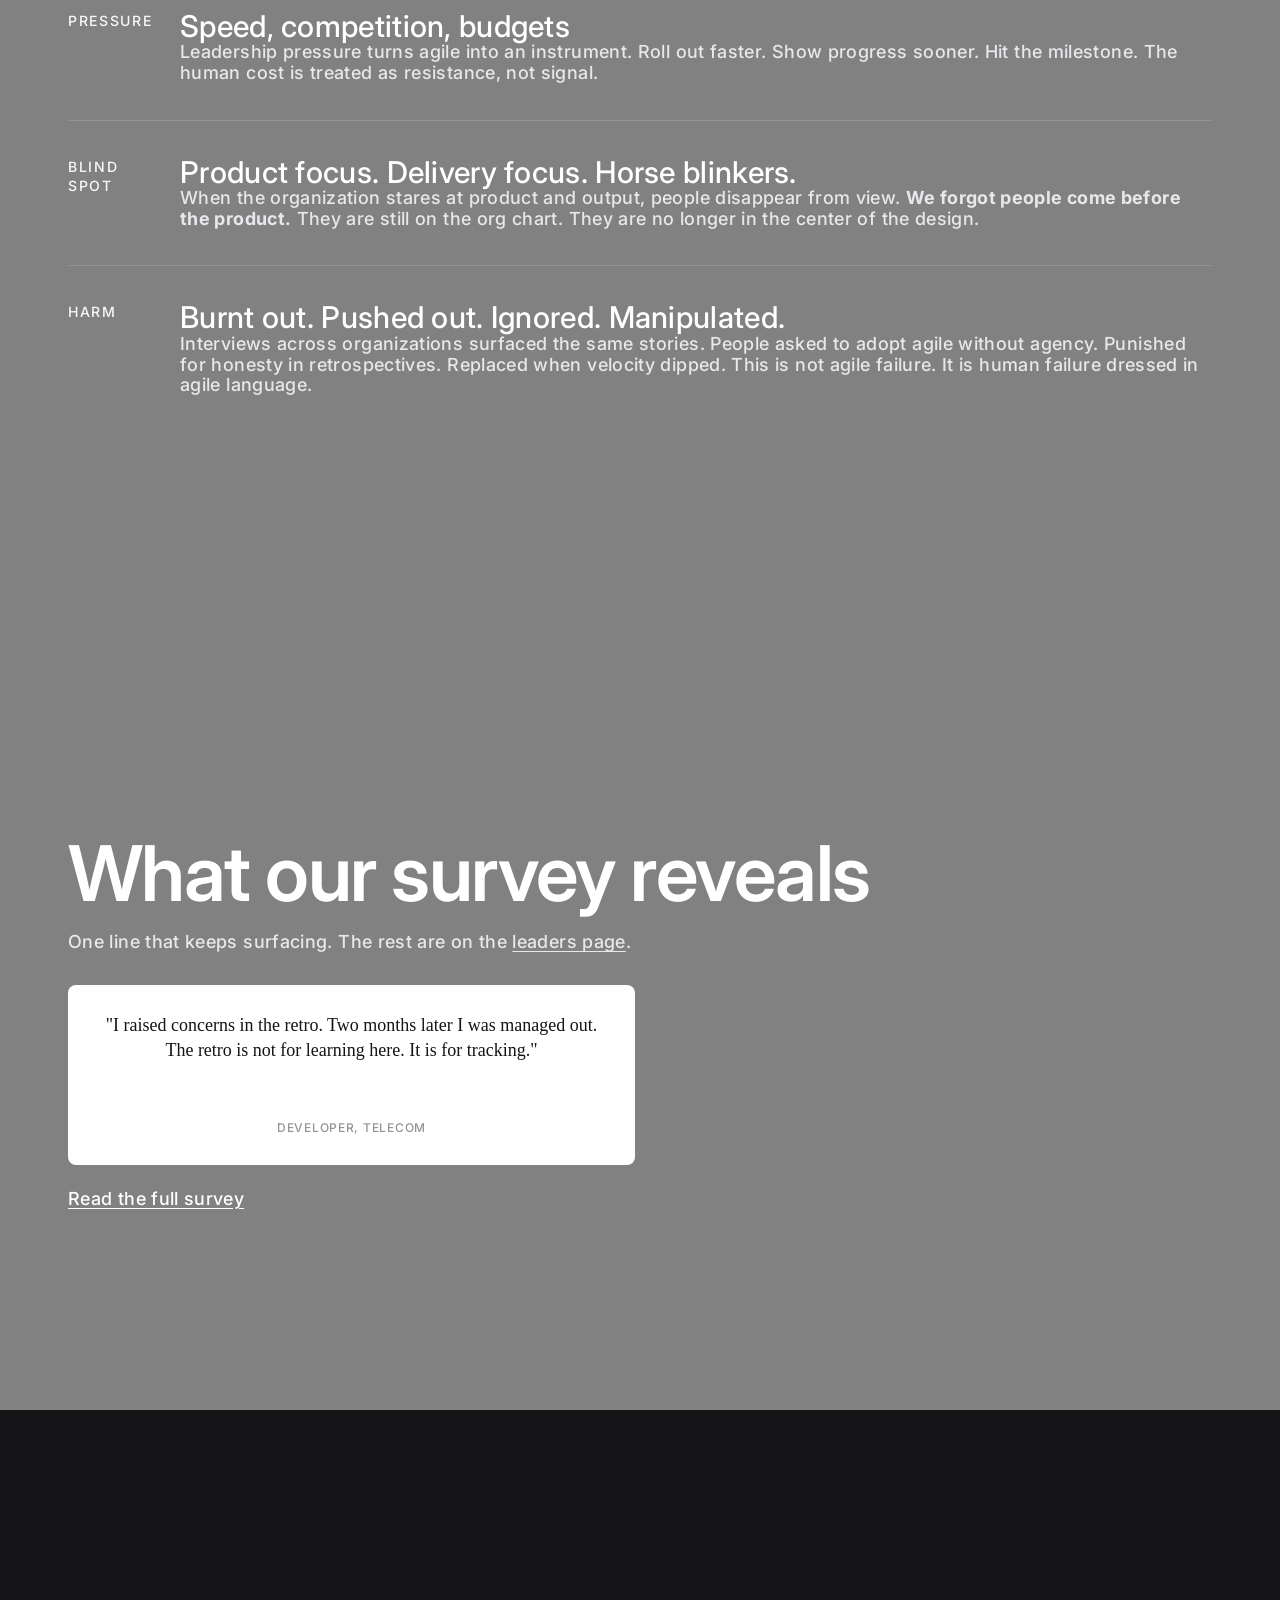
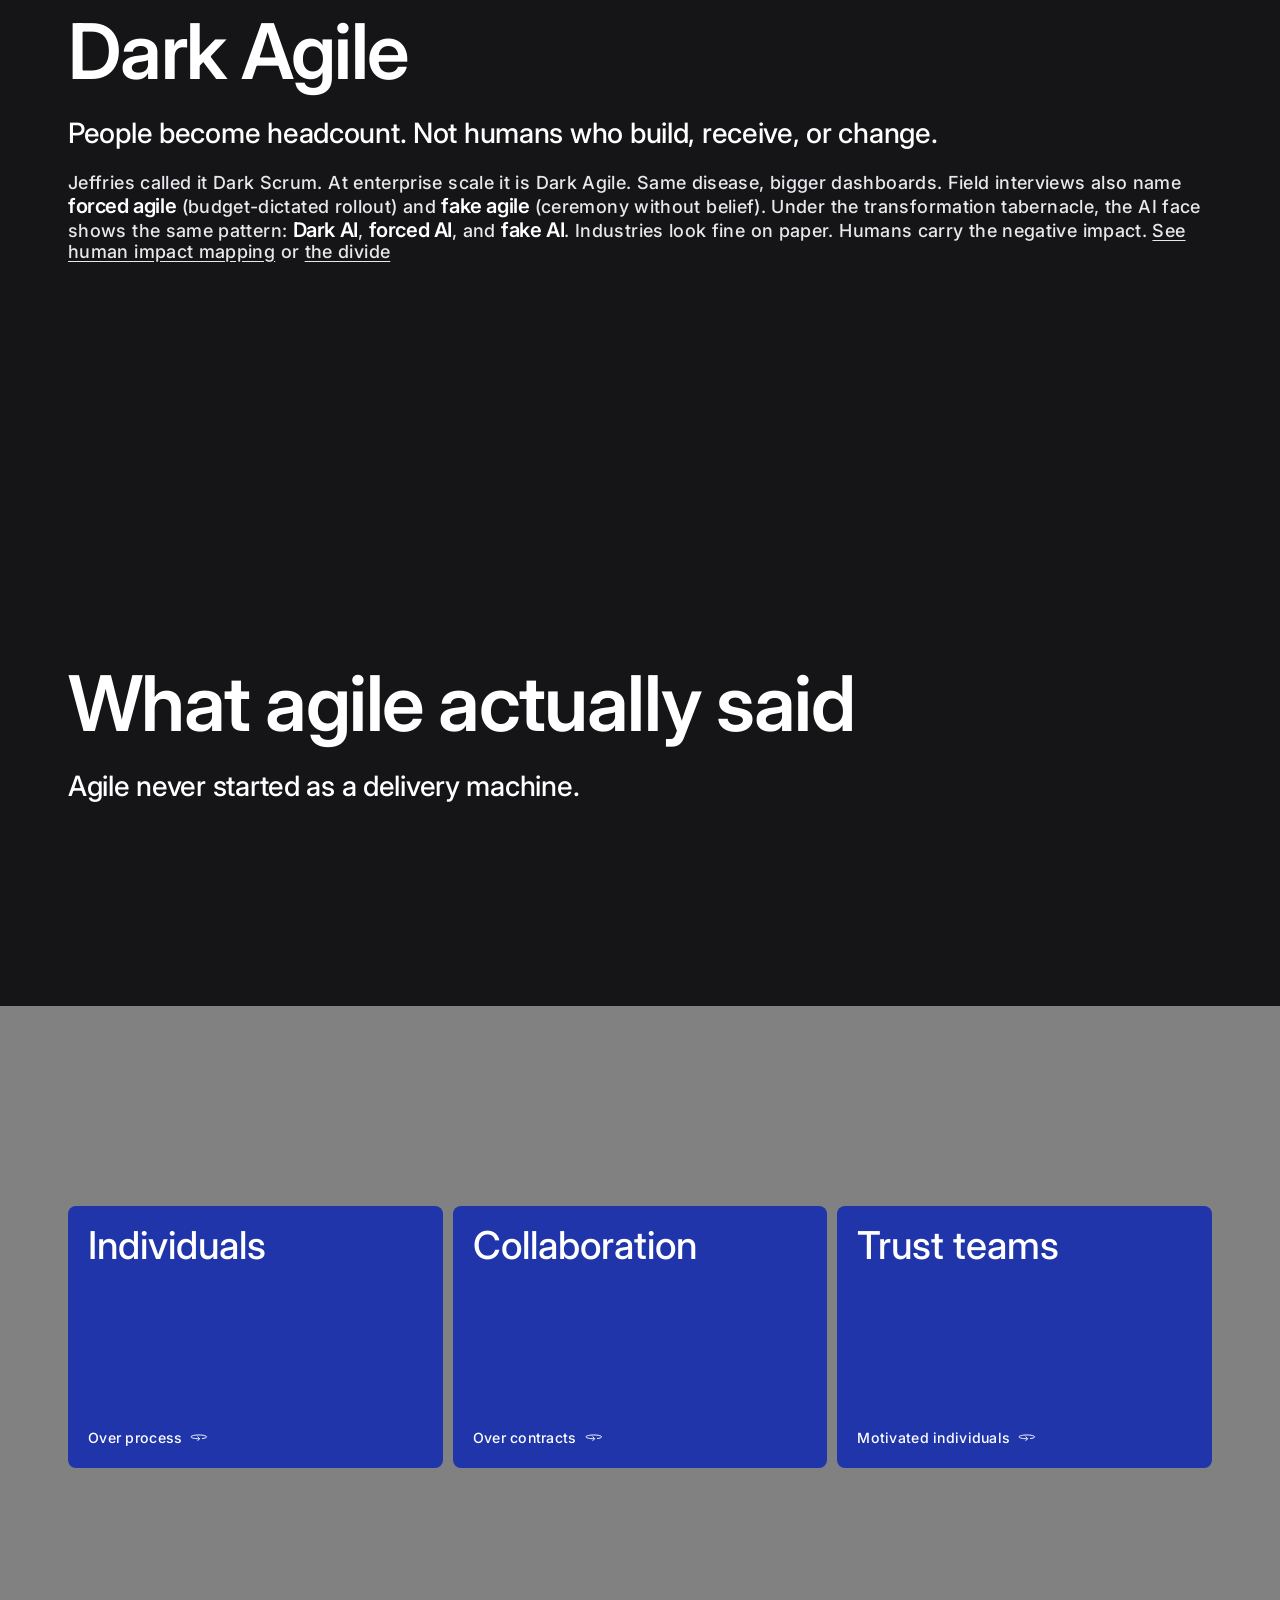
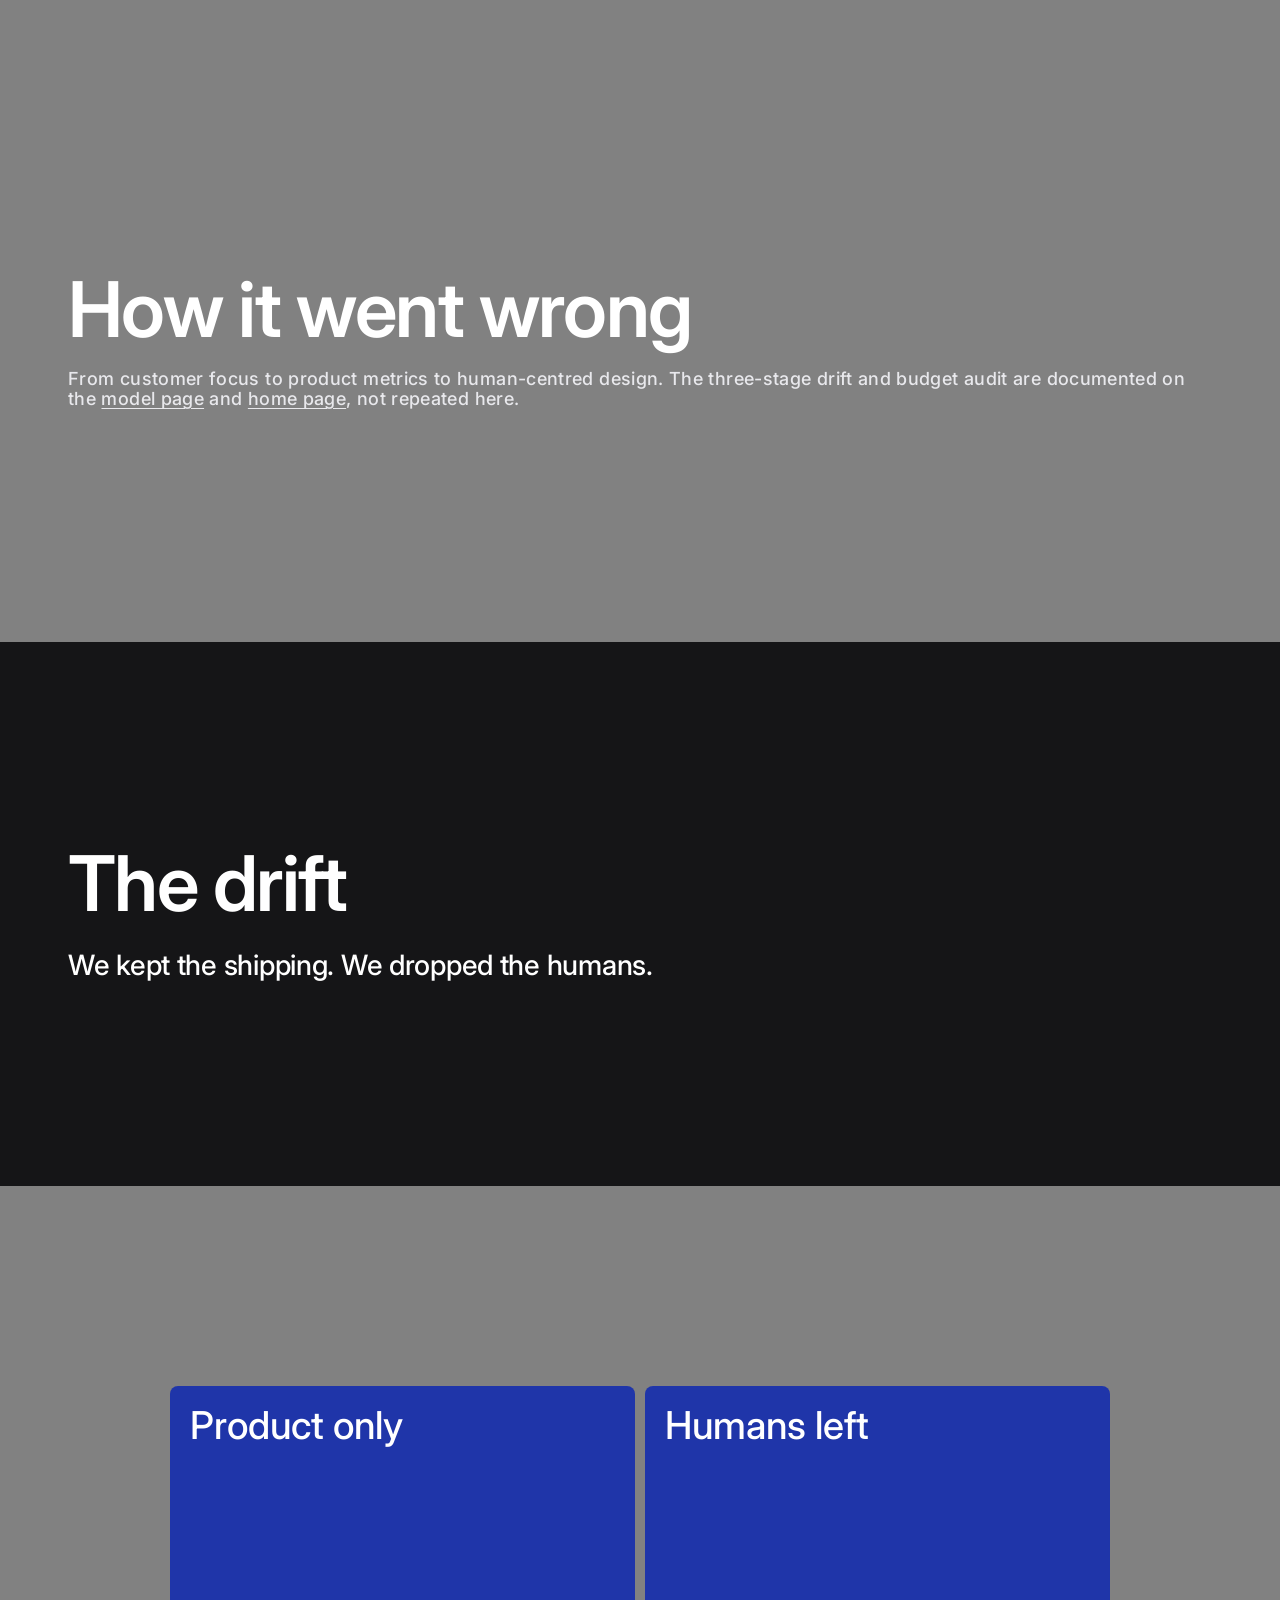
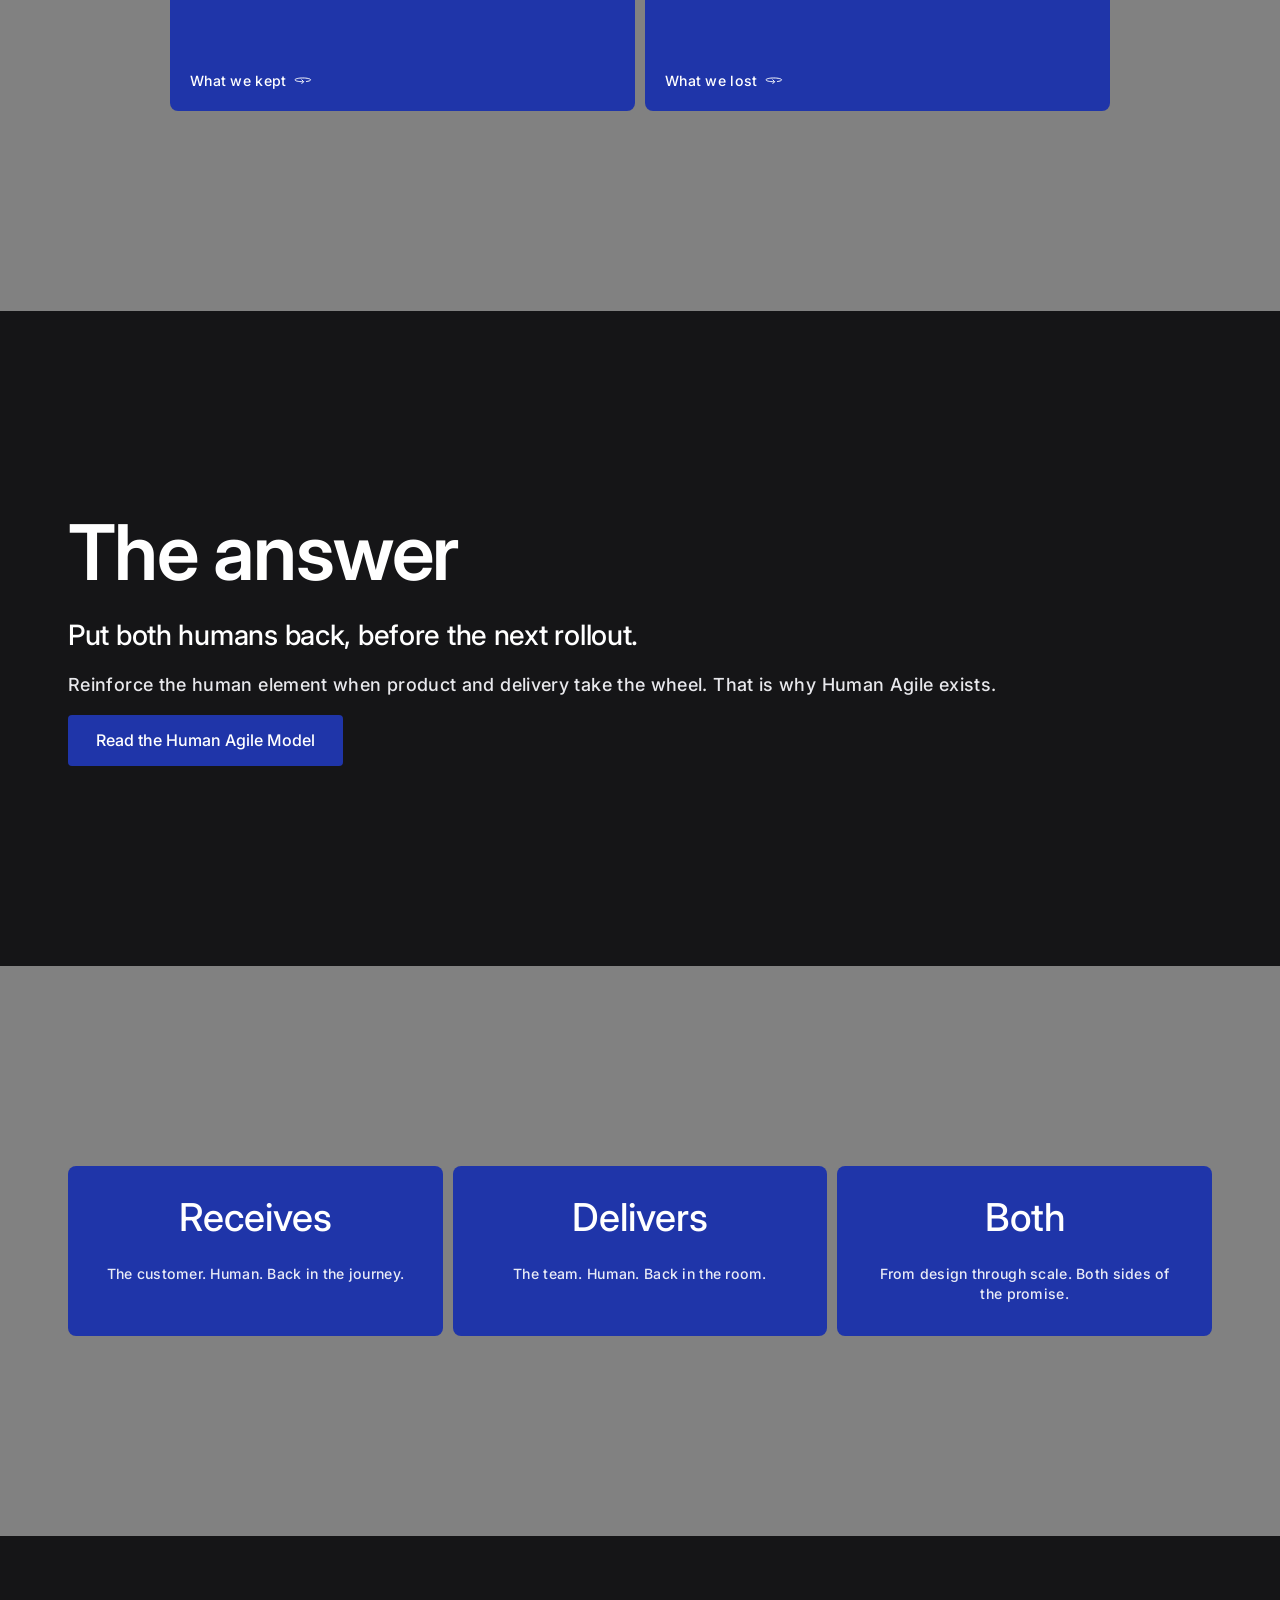
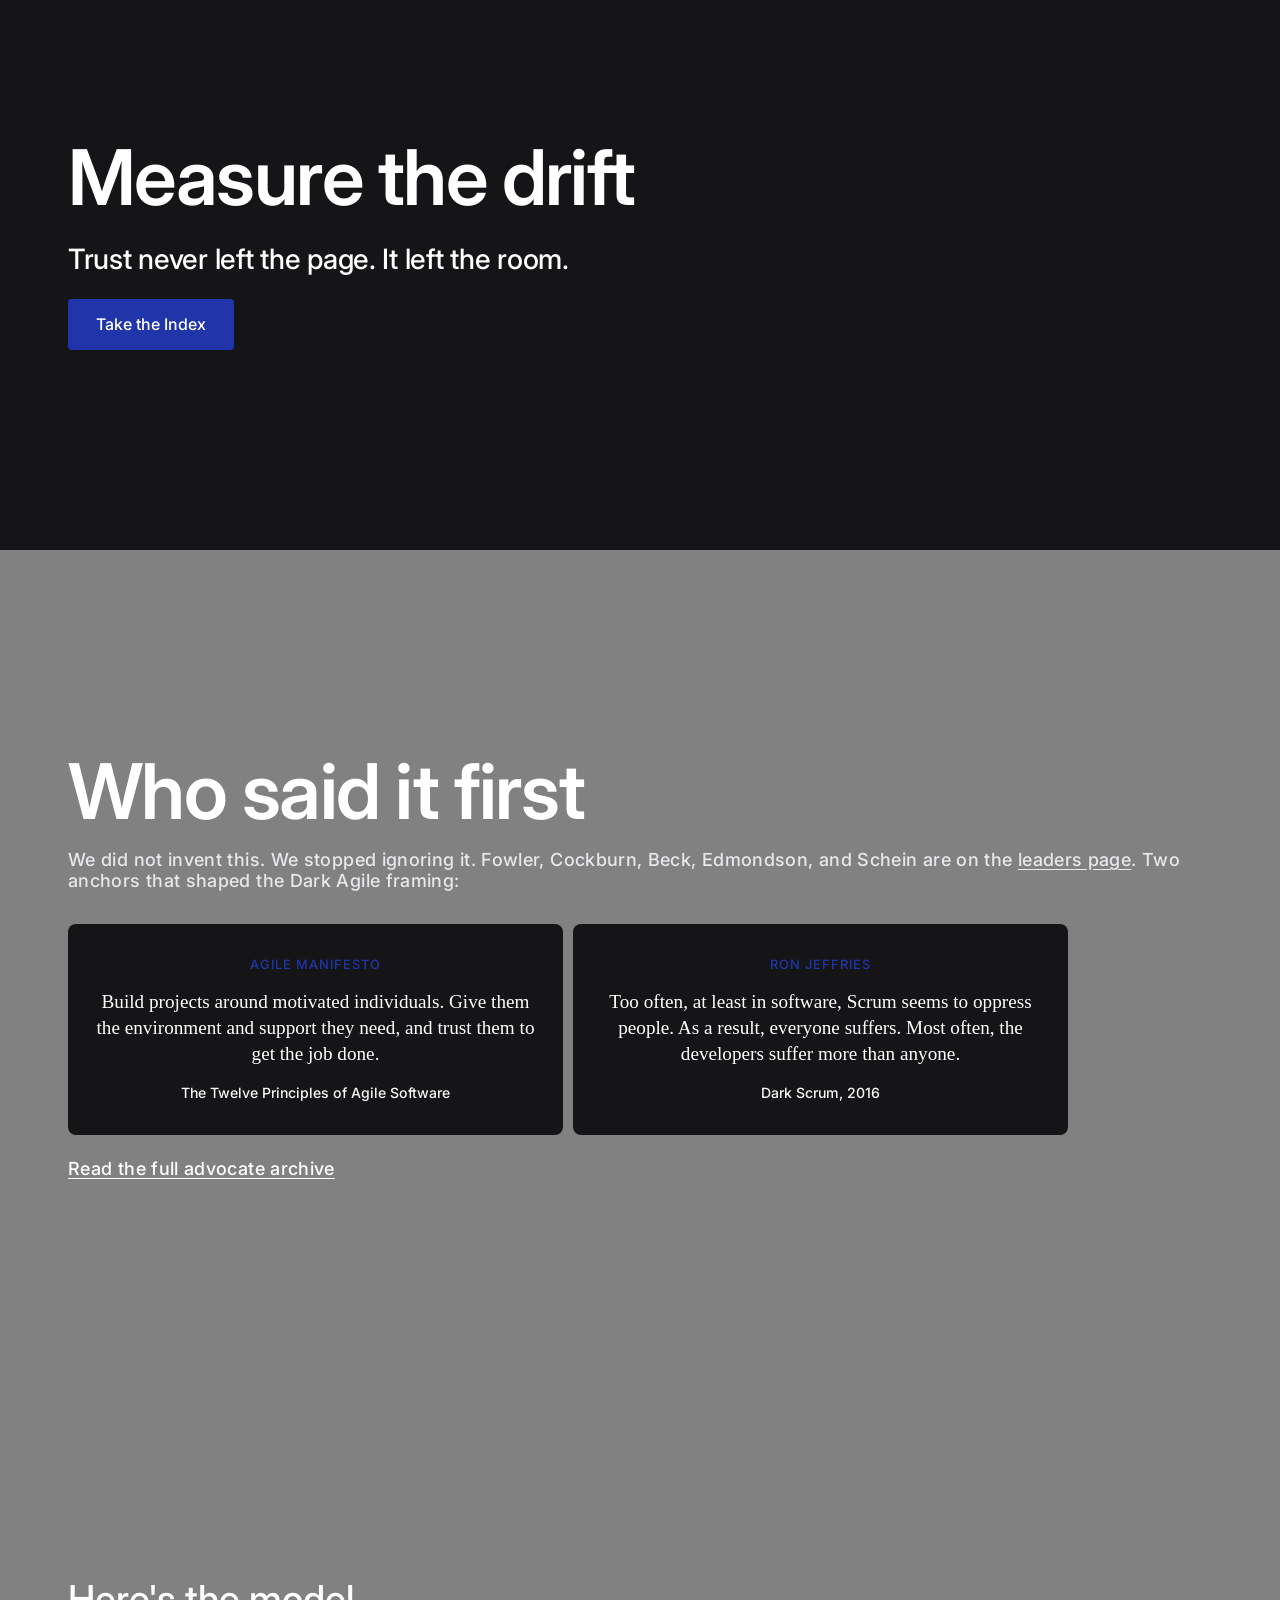
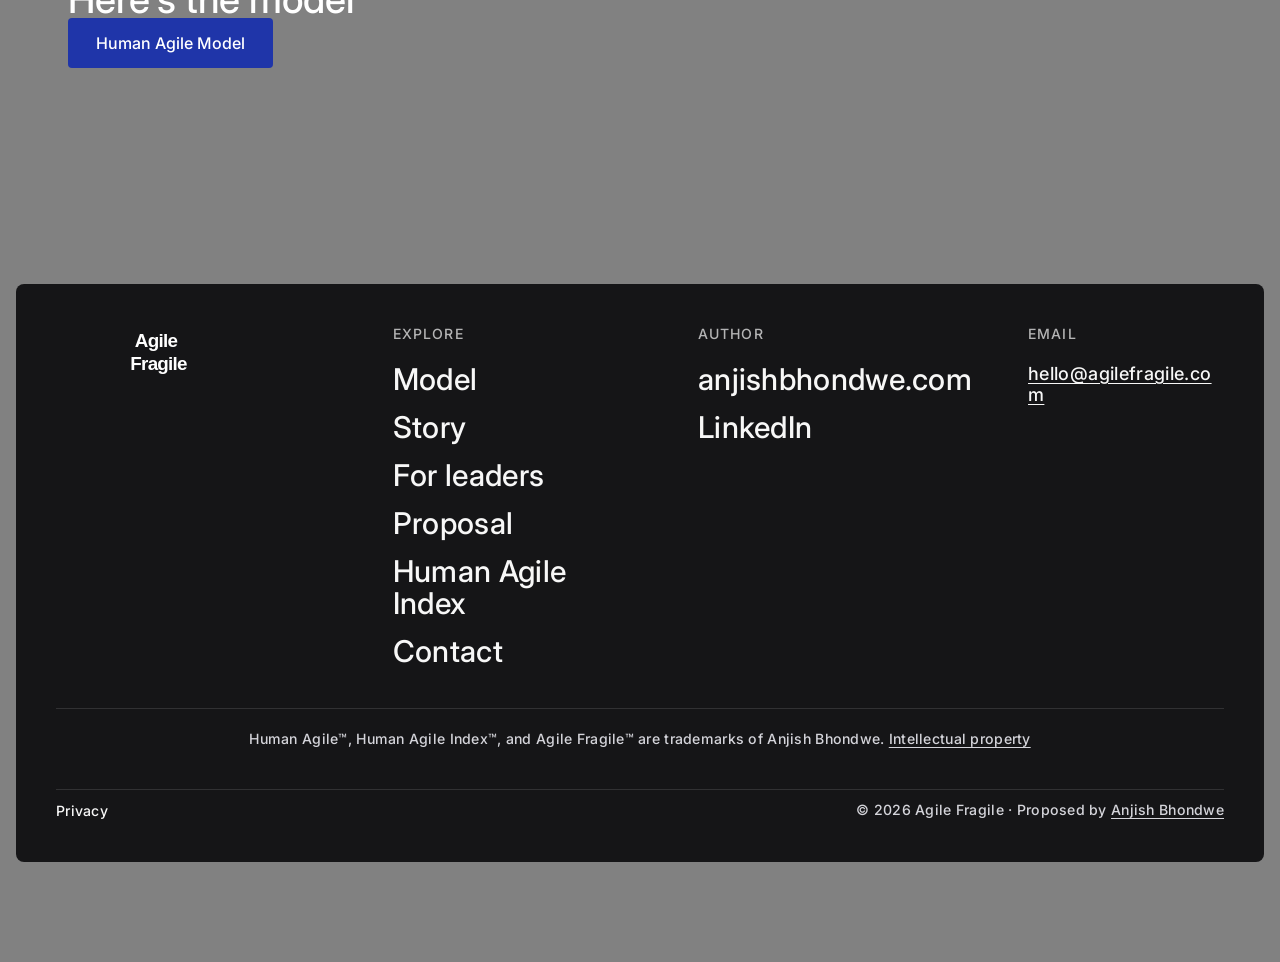
<file: about.html>
<!DOCTYPE html>
<html lang="en">
<head>
  <meta charset="UTF-8">
  <meta name="viewport" content="width=device-width, initial-scale=1.0">
  <meta name="description" content="Field notes from enterprise agile. How humans became the blind spot in adoption, scaling, and transformation.">
  <title>The Backstory | Agile Fragile</title>
  <link rel="icon" href="/assets/favicon.svg" type="image/svg+xml">
  <link rel="icon" href="/assets/favicon-32.png" type="image/png" sizes="32x32">
  <link rel="icon" href="/assets/favicon-16.png" type="image/png" sizes="16x16">
  <link rel="apple-touch-icon" href="/assets/apple-touch-icon.png" sizes="180x180">
  <link rel="preconnect" href="https://fonts.googleapis.com">
  <link rel="preconnect" href="https://fonts.gstatic.com" crossorigin>
  <link href="https://fonts.googleapis.com/css2?family=Inter:ital,opsz,wght@0,14..32,400;0,14..32,500;0,14..32,600;0,14..32,700;1,14..32,400;1,14..32,500&display=swap" rel="stylesheet">
  <link rel="stylesheet" href="/assets/site.css">
</head>
<body>
  <header class="site-header">
    <a href="/" class="logo" aria-label="Agile Fragile">
      <div class="logo-mark-box logo-mark-box--header">
        <span class="logo-mark-stack">
          <span class="logo-mark-line">Agile</span>
          <span class="logo-mark-line">Fragile.</span>
        </span>
      </div>
    </a>
    <button type="button" class="nav-toggle" aria-expanded="false" aria-controls="site-nav" aria-label="Open menu">
      <span></span><span></span><span></span>
    </button>
    <nav class="header-links" id="site-nav">
      <a href="/about.html" aria-current="page">Story</a>
      <a href="/model.html">Model</a>
      <a href="/leaders.html">For leaders</a>
      <a href="/how-we-work.html">Proposal</a>
      <a href="/contact.html">Contact</a>
      <a href="/#index">Human Agile Index</a>
    </nav>
  </header>

<main>
    <section class="section hero contain">
      <h1 class="t-h-2">The backstory.</h1>
      <p class="hero-intro">Agile was built for organizations. Organizations are made of humans. Agile Fragile is where I write that down as the Human Agile™ model. I am <a href="https://anjishbhondwe.com" class="text-link" target="_blank" rel="noopener noreferrer">Anjish Bhondwe</a>.</p>
    </section>

    <section class="concept-section" id="observation">
      <div class="contain concept-inner">
        <h2 class="t-h-3">What I have seen</h2>
        <p class="thesis">People are the least trained, least attended, and least protected part of enterprise agile adoption.</p>
        <p class="body-copy">Across coaching, implementation, and scaling work at enterprise level, the same pattern kept landing. Agility performed on dashboards for leadership. <em>The rollout looked green. People were breaking. Nobody said it in the programme review.</em> I mapped the budget numbers on the <a href="/#drift" class="text-link">home page</a> and the human strain on the <a href="/leaders.html#human-impact" class="text-link">leaders page</a>.</p>
      </div>
    </section>

    <section class="section contain">
      <div class="story-arc">
        <article class="story-beat">
          <span class="beat-num t-b-3">Pressure</span>
          <div>
            <h2 class="t-h-5">Speed, competition, budgets</h2>
            <p class="t-b-2">Leadership pressure turns agile into an instrument. Roll out faster. Show progress sooner. Hit the milestone. The human cost is treated as resistance, not signal.</p>
          </div>
        </article>
        <article class="story-beat">
          <span class="beat-num t-b-3">Blind spot</span>
          <div>
            <h2 class="t-h-5">Product focus. Delivery focus. Horse blinkers.</h2>
            <p class="t-b-2">When the organization stares at product and output, people disappear from view. <strong>We forgot people come before the product.</strong> They are still on the org chart. They are no longer in the center of the design.</p>
          </div>
        </article>
        <article class="story-beat">
          <span class="beat-num t-b-3">Harm</span>
          <div>
            <h2 class="t-h-5">Burnt out. Pushed out. Ignored. Manipulated.</h2>
            <p class="t-b-2">Interviews across organizations surfaced the same stories. People asked to adopt agile without agency. Punished for honesty in retrospectives. Replaced when velocity dipped. This is not agile failure. It is human failure dressed in agile language.</p>
          </div>
        </article>
      </div>
    </section>

    <section class="section contain" id="voices">
      <div class="page-header">
        <h2 class="t-h-3">What our survey reveals</h2>
        <p class="intro t-b-2">One line that keeps surfacing. The rest are on the <a href="/leaders.html#field-voices" class="text-link">leaders page</a>.</p>
      </div>
      <div class="voice-grid voice-grid--teaser">
        <figure class="voice-card">
          <blockquote>"I raised concerns in the retro. Two months later I was managed out. The retro is not for learning here. It is for tracking."</blockquote>
          <cite>Developer, telecom</cite>
        </figure>
      </div>
      <p class="section-follow t-b-2"><a href="/leaders.html#field-voices" class="text-link">Read the full survey</a></p>
    </section>

    <section class="concept-section" id="dark-agile">
      <div class="contain concept-inner">
        <h2 class="t-h-3">Dark Agile</h2>
        <p class="thesis">People become headcount. Not humans who build, receive, or change.</p>
        <p class="intro t-b-2">Jeffries called it Dark Scrum. At enterprise scale it is Dark Agile. Same disease, bigger dashboards. Field interviews also name <strong>forced agile</strong> (budget-dictated rollout) and <strong>fake agile</strong> (ceremony without belief). Under the transformation tabernacle, the AI face shows the same pattern: <strong>Dark AI</strong>, <strong>forced AI</strong>, and <strong>fake AI</strong>. Industries look fine on paper. Humans carry the negative impact. <a href="/leaders.html#human-impact" class="text-link">See human impact mapping</a> or <a href="/model.html" style="text-decoration: underline;">the divide</a></p>
      </div>
    </section>

    <section class="concept-section">
      <div class="contain concept-inner">
        <h2 class="t-h-3">What agile actually said</h2>
        <p class="thesis">Agile never started as a delivery machine.</p>
      </div>
    </section>

    <section class="section contain">
      <div class="card-grid">
        <div class="flip-card" data-card>
          <div class="flip-card-inner">
            <div class="flip-face front">
              <h3 class="t-h-4">Individuals</h3>
              <div class="learn-more t-b-3">
                <span>Over process</span>
                <svg class="arrow-icon" viewBox="0 0 18 8" fill="none" aria-hidden="true"><path d="M9.84 4.82C9.36 4.84 9.51 4.85 9 4.85C4.58 4.85 1 3.99 1 2.93C1 1.86 4.58 1 9 1c4.42 0 8 0.86 8 1.93 0 0.77-1.88 1.44-4.6 1.74M9.84 4.82 7.74 2.6M9.84 4.82 7.74 7" stroke="currentColor" stroke-width="1"/></svg>
              </div>
            </div>
            <div class="flip-face back">
              <h3 class="t-h-4">Individuals</h3>
              <ul>
                <li>Listed first in the manifesto</li>
                <li>Buried under rollout pressure</li>
                <li>Pushed to change, rarely encouraged</li>
              </ul>
            </div>
          </div>
          <button class="flip-btn" type="button" aria-label="Flip Individuals card"></button>
        </div>
        <div class="flip-card" data-card>
          <div class="flip-card-inner">
            <div class="flip-face front">
              <h3 class="t-h-4">Collaboration</h3>
              <div class="learn-more t-b-3">
                <span>Over contracts</span>
                <svg class="arrow-icon" viewBox="0 0 18 8" fill="none" aria-hidden="true"><path d="M9.84 4.82C9.36 4.84 9.51 4.85 9 4.85C4.58 4.85 1 3.99 1 2.93C1 1.86 4.58 1 9 1c4.42 0 8 0.86 8 1.93 0 0.77-1.88 1.44-4.6 1.74M9.84 4.82 7.74 2.6M9.84 4.82 7.74 7" stroke="currentColor" stroke-width="1"/></svg>
              </div>
            </div>
            <div class="flip-face back">
              <h3 class="t-h-4">Collaboration</h3>
              <ul>
                <li>Stay close to the customer</li>
                <li>Ship, learn, adjust</li>
                <li>Humans still in the room</li>
              </ul>
            </div>
          </div>
          <button class="flip-btn" type="button" aria-label="Flip Collaboration card"></button>
        </div>
        <div class="flip-card" data-card>
          <div class="flip-card-inner">
            <div class="flip-face front">
              <h3 class="t-h-4">Trust teams</h3>
              <div class="learn-more t-b-3">
                <span>Motivated individuals</span>
                <svg class="arrow-icon" viewBox="0 0 18 8" fill="none" aria-hidden="true"><path d="M9.84 4.82C9.36 4.84 9.51 4.85 9 4.85C4.58 4.85 1 3.99 1 2.93C1 1.86 4.58 1 9 1c4.42 0 8 0.86 8 1.93 0 0.77-1.88 1.44-4.6 1.74M9.84 4.82 7.74 2.6M9.84 4.82 7.74 7" stroke="currentColor" stroke-width="1"/></svg>
              </div>
            </div>
            <div class="flip-face back">
              <h3 class="t-h-4">Trust teams</h3>
              <ul>
                <li>Build around motivated individuals</li>
                <li>Give environment and support</li>
                <li>Trust them to get it done</li>
              </ul>
            </div>
          </div>
          <button class="flip-btn" type="button" aria-label="Flip Trust teams card"></button>
        </div>
      </div>
    </section>

    <section class="section contain">
      <div class="coming-header">
        <h2 class="t-h-3">How it went wrong</h2>
        <p class="intro t-b-2">From customer focus to product metrics to human-centred design. The three-stage drift and budget audit are documented on the <a href="/model.html#the-drift" class="text-link">model page</a> and <a href="/#drift" class="text-link">home page</a>, not repeated here.</p>
      </div>
    </section>

    <section class="concept-section" id="drift">
      <div class="contain concept-inner">
        <h2 class="t-h-3">The drift</h2>
        <p class="thesis">We kept the shipping. We dropped the humans.</p>
      </div>
    </section>

    <section class="section contain">
      <div class="card-grid two">
        <div class="flip-card" data-card>
          <div class="flip-card-inner">
            <div class="flip-face front">
              <h3 class="t-h-4">Product only</h3>
              <div class="learn-more t-b-3">
                <span>What we kept</span>
                <svg class="arrow-icon" viewBox="0 0 18 8" fill="none" aria-hidden="true"><path d="M9.84 4.82C9.36 4.84 9.51 4.85 9 4.85C4.58 4.85 1 3.99 1 2.93C1 1.86 4.58 1 9 1c4.42 0 8 0.86 8 1.93 0 0.77-1.88 1.44-4.6 1.74M9.84 4.82 7.74 2.6M9.84 4.82 7.74 7" stroke="currentColor" stroke-width="1"/></svg>
              </div>
            </div>
            <div class="flip-face back">
              <h3 class="t-h-4">Product only</h3>
              <ul>
                <li>Dashboards and rollouts</li>
                <li>Customers became metrics</li>
                <li>Teams became velocity</li>
              </ul>
            </div>
          </div>
          <button class="flip-btn" type="button" aria-label="Flip Product only card"></button>
        </div>
        <div class="flip-card" data-card>
          <div class="flip-card-inner">
            <div class="flip-face front">
              <h3 class="t-h-4">Humans left</h3>
              <div class="learn-more t-b-3">
                <span>What we lost</span>
                <svg class="arrow-icon" viewBox="0 0 18 8" fill="none" aria-hidden="true"><path d="M9.84 4.82C9.36 4.84 9.51 4.85 9 4.85C4.58 4.85 1 3.99 1 2.93C1 1.86 4.58 1 9 1c4.42 0 8 0.86 8 1.93 0 0.77-1.88 1.44-4.6 1.74M9.84 4.82 7.74 2.6M9.84 4.82 7.74 7" stroke="currentColor" stroke-width="1"/></svg>
              </div>
            </div>
            <div class="flip-face back">
              <h3 class="t-h-4">Humans left</h3>
              <ul>
                <li>Still on the slide, not in the center</li>
                <li>Progress became output</li>
                <li>We abandoned who it was written for</li>
              </ul>
            </div>
          </div>
          <button class="flip-btn" type="button" aria-label="Flip Humans left card"></button>
        </div>
      </div>
    </section>

    <section class="concept-section">
      <div class="contain concept-inner">
        <h2 class="t-h-3">The answer</h2>
        <p class="thesis">Put both humans back, before the next rollout.</p>
        <p class="intro t-b-2">Reinforce the human element when product and delivery take the wheel. That is why Human Agile exists.</p>
        <a href="/model.html" class="hero-cta">Read the Human Agile Model</a>
      </div>
    </section>

    <section class="section contain">
      <div class="model-pipeline">
        <div class="pipeline-step">
          <h3 class="t-h-4">Receives</h3>
          <p class="step-desc t-b-3">The customer. Human. Back in the journey.</p>
        </div>
        <div class="pipeline-step">
          <h3 class="t-h-4">Delivers</h3>
          <p class="step-desc t-b-3">The team. Human. Back in the room.</p>
        </div>
        <div class="pipeline-step">
          <h3 class="t-h-4">Both</h3>
          <p class="step-desc t-b-3">From design through scale. Both sides of the promise.</p>
        </div>
      </div>
    </section>

    <section class="concept-section">
      <div class="contain concept-inner">
        <h2 class="t-h-3">Measure the drift</h2>
        <p class="thesis">Trust never left the page. It left the room.</p>
        <a href="/#index" class="hero-cta">Take the Index</a>
      </div>
    </section>

    <section class="section contain" id="advocates">
      <div class="page-header">
        <h2 class="t-h-3">Who said it first</h2>
        <p class="intro t-b-2">We did not invent this. We stopped ignoring it. Fowler, Cockburn, Beck, Edmondson, and Schein are on the <a href="/leaders.html#leader-voices" class="text-link">leaders page</a>. Two anchors that shaped the Dark Agile framing:</p>
      </div>
      <div class="quote-grid quote-grid--teaser">
        <figure class="quote-card">
          <span class="quote-source t-b-3">Agile Manifesto</span>
          <blockquote>Build projects around motivated individuals. Give them the environment and support they need, and trust them to get the job done.</blockquote>
          <cite>The Twelve Principles of Agile Software</cite>
        </figure>
        <figure class="quote-card">
          <span class="quote-source t-b-3">Ron Jeffries</span>
          <blockquote>Too often, at least in software, Scrum seems to oppress people. As a result, everyone suffers. Most often, the developers suffer more than anyone.</blockquote>
          <cite>Dark Scrum, 2016</cite>
        </figure>
      </div>
      <p class="section-follow t-b-2"><a href="/leaders.html#leader-voices" class="text-link">Read the full advocate archive</a></p>
    </section>

    <section class="page-end-cta contain">
      <h2 class="t-h-4">Here's the model</h2>
      <a href="/model.html" class="hero-cta">Human Agile Model</a>
    </section>
  </main>

  <footer class="site-footer contain">
    <div class="footer-panel">
      <div class="footer-top">
        <a href="/" class="footer-logo">
          <img src="/assets/footer-wordmark.svg" alt="Agile Fragile" width="160" height="64">
        </a>
        <div class="footer-cols">
          <div class="footer-col">
            <span class="footer-label t-b-3">Explore</span>
            <ul>
              <li><a href="/model.html" class="t-h-5">Model</a></li>
              <li><a href="/about.html" class="t-h-5">Story</a></li>
              <li><a href="/leaders.html" class="t-h-5">For leaders</a></li>
              <li><a href="/how-we-work.html" class="t-h-5">Proposal</a></li>
              <li><a href="/#index" class="t-h-5">Human Agile Index</a></li>
              <li><a href="/contact.html" class="t-h-5">Contact</a></li>
            </ul>
          </div>
          <div class="footer-col">
            <span class="footer-label t-b-3">Author</span>
            <ul>
              <li><a href="https://anjishbhondwe.com" class="t-h-5" target="_blank" rel="noopener noreferrer">anjishbhondwe.com</a></li>
              <li><a href="https://www.linkedin.com/in/anjish" class="t-h-5" target="_blank" rel="noopener noreferrer">LinkedIn</a></li>
            </ul>
          </div>
          <div class="footer-col">
            <span class="footer-label t-b-3">Email</span>
            <a href="mailto:hello@agilefragile.com" class="footer-email t-b-2">hello@agilefragile.com</a>
          </div>
        </div>
      </div>
      <p class="footer-ip t-b-3">Human Agile™, Human Agile Index™, and Agile Fragile™ are trademarks of Anjish Bhondwe. <a href="/model.html#model-copyright" class="text-link">Intellectual property</a></p>
      <div class="footer-bottom">
        <ul class="footer-legal">
          <li><a href="/privacy.html" class="t-b-3">Privacy</a></li>
        </ul>
        <p class="footer-copy t-b-3">&copy; 2026 Agile Fragile · Proposed by <a href="https://anjishbhondwe.com" class="text-link" target="_blank" rel="noopener noreferrer">Anjish Bhondwe</a></p>
      </div>
    </div>
  </footer>
  <script src="/assets/site.js"></script>
</body>
</html>
</file>
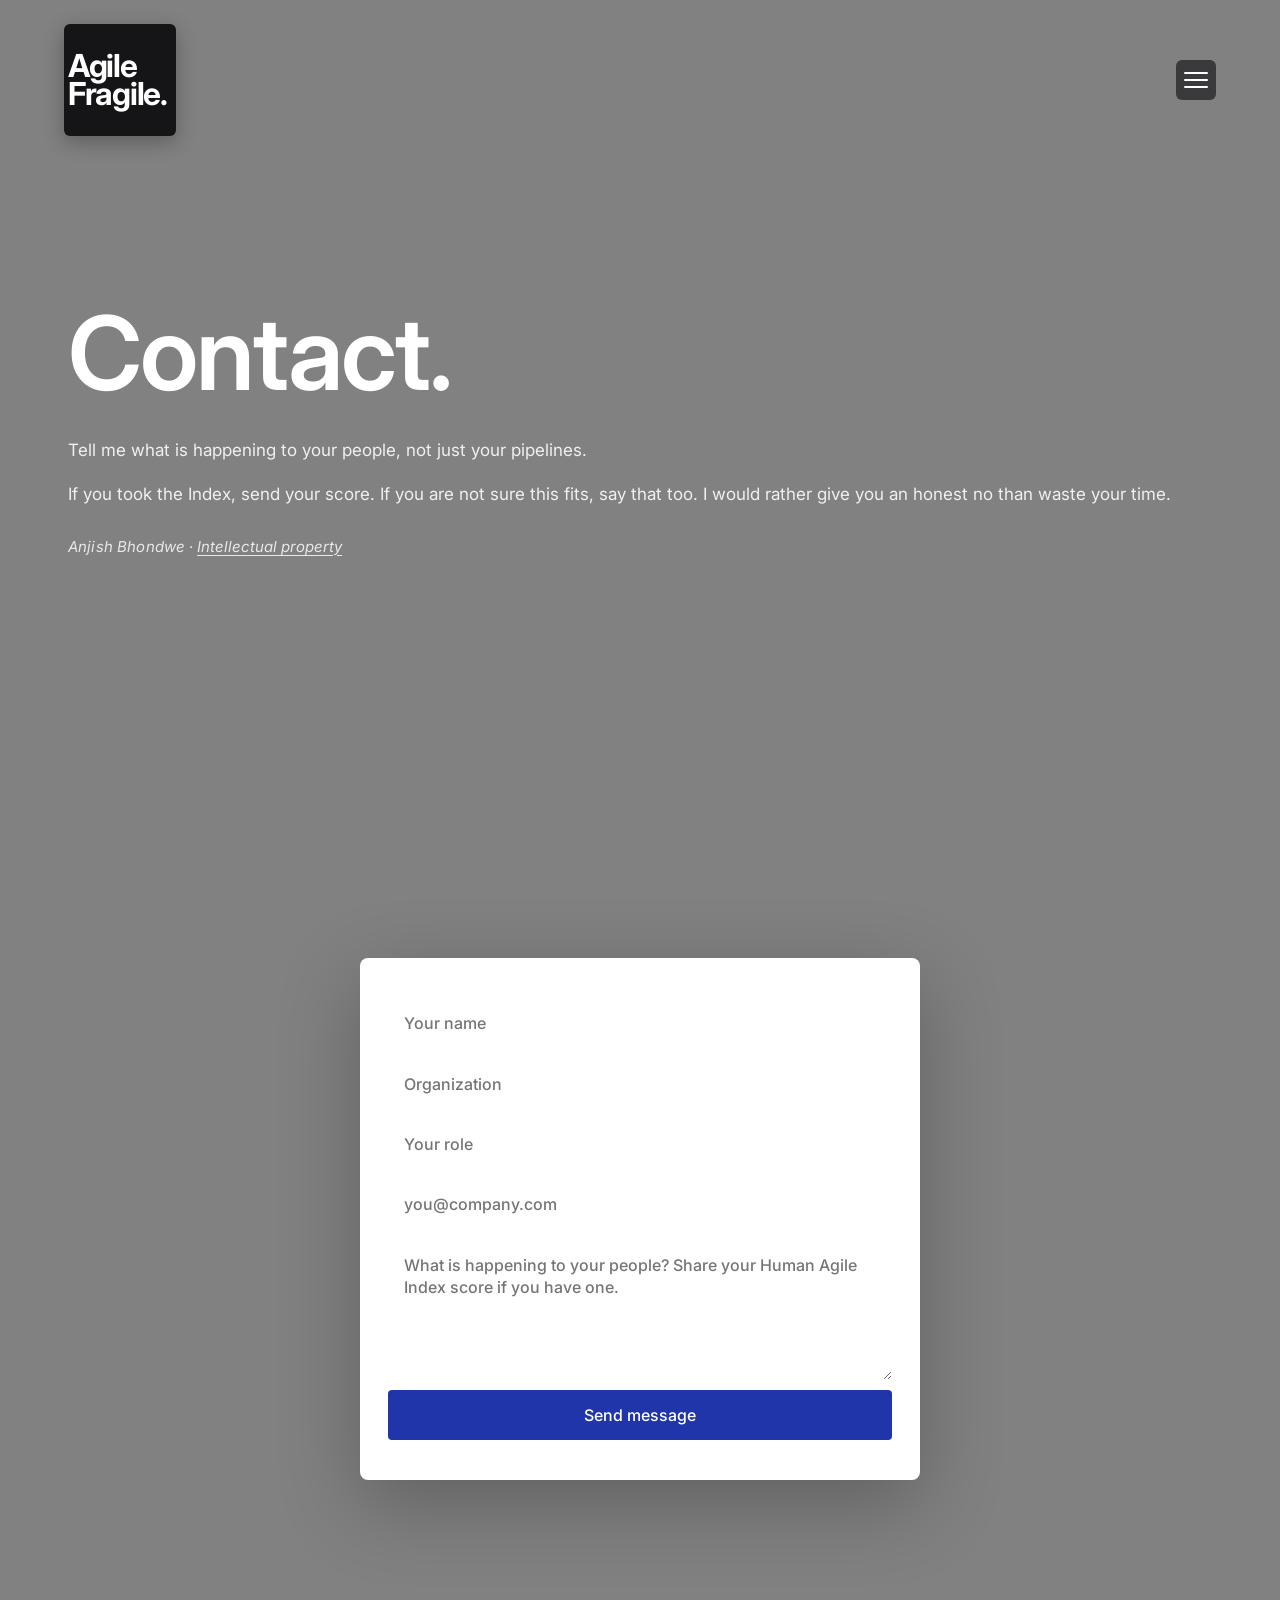
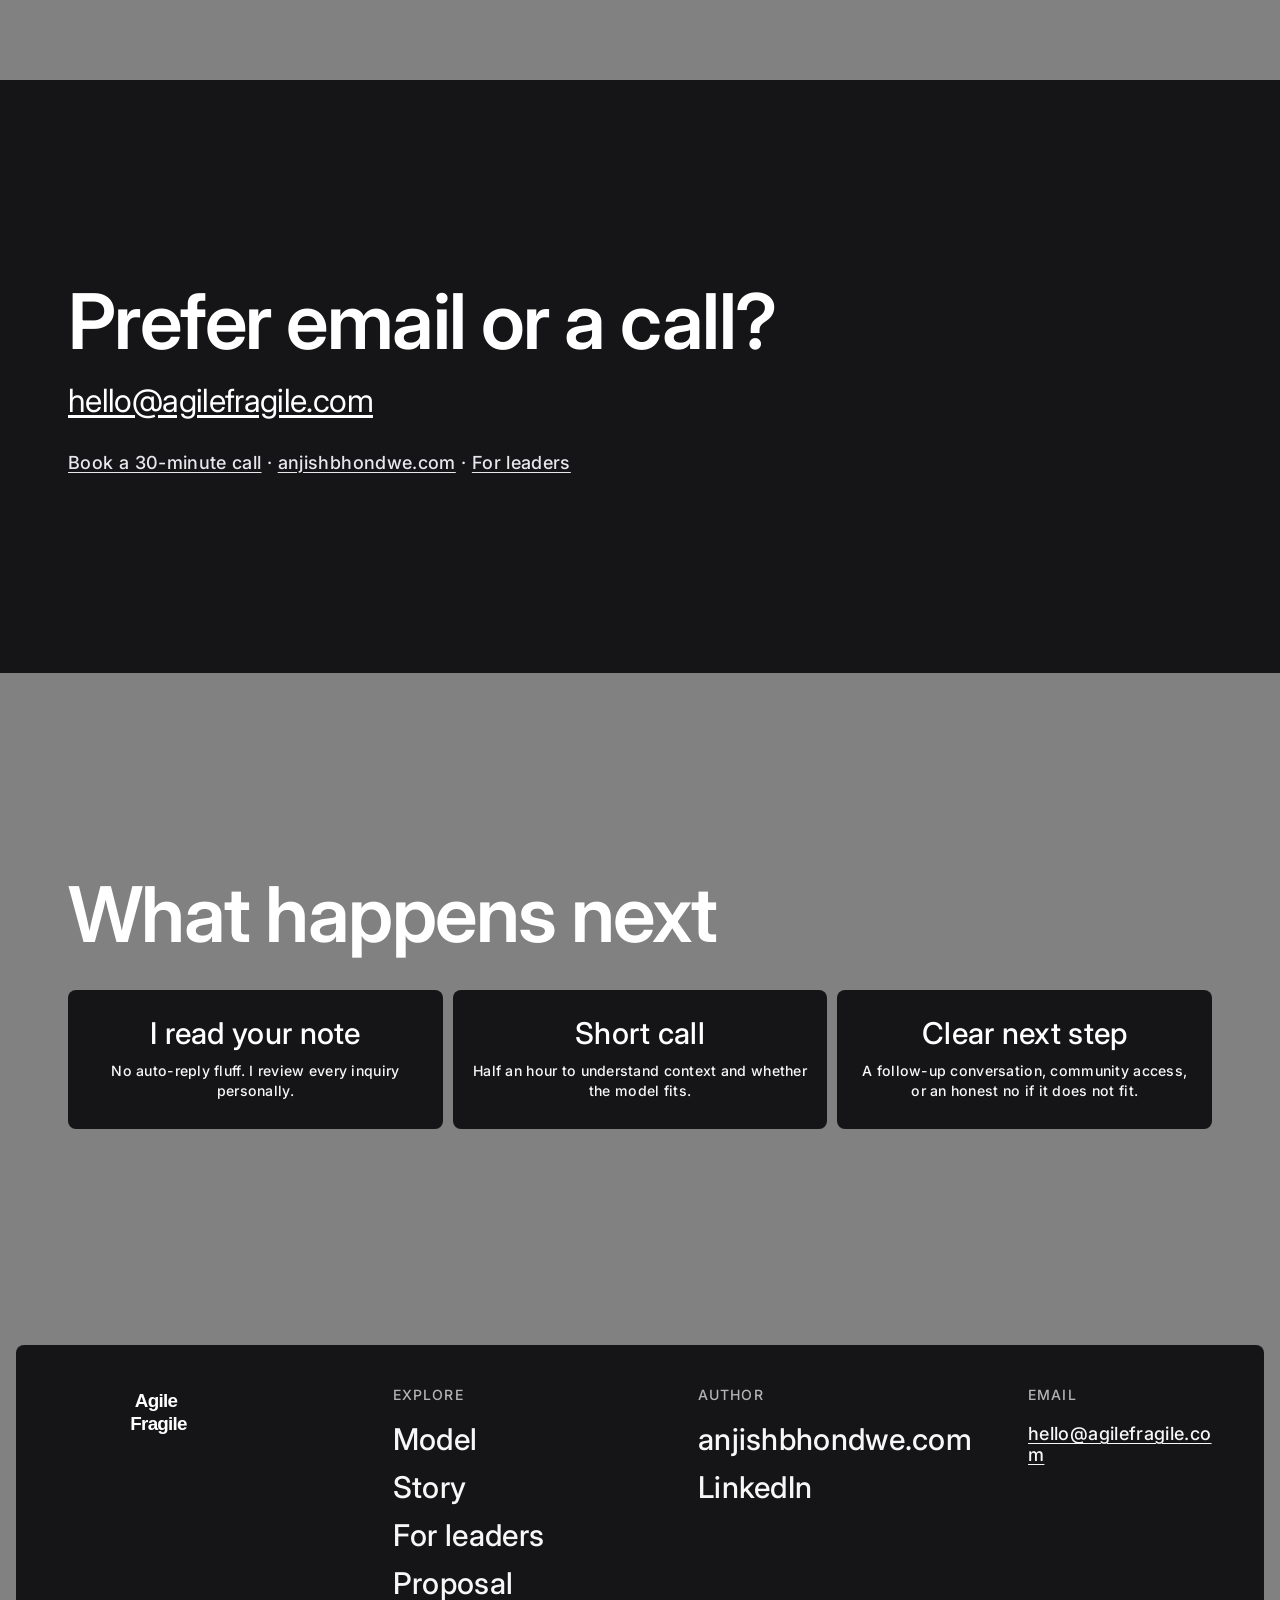
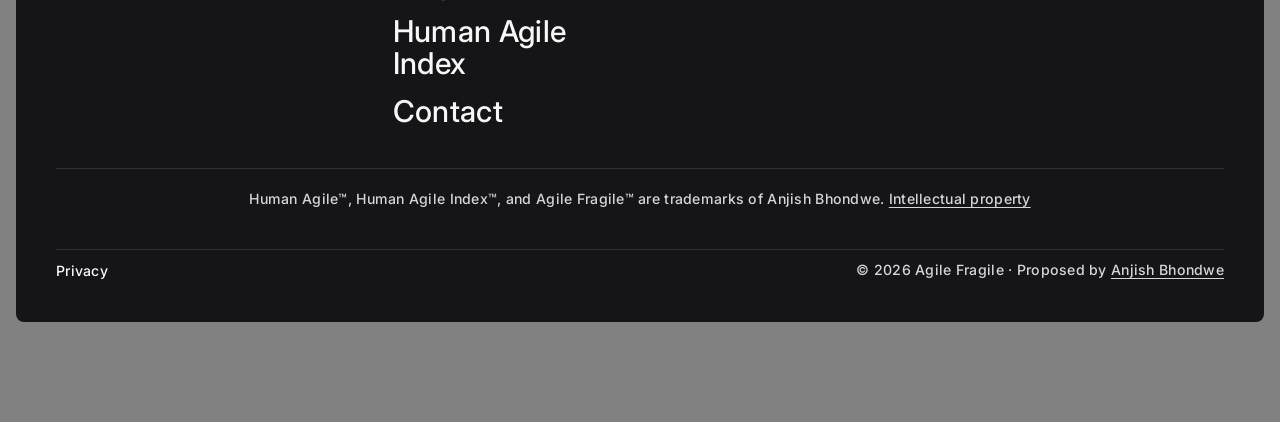
<file: contact.html>
<!DOCTYPE html>
<html lang="en">
<head>
  <meta charset="UTF-8">
  <meta name="viewport" content="width=device-width, initial-scale=1.0">
  <meta name="description" content="Contact Anjish Bhondwe about the Human Agile model. Solo proposer, open to conversation with leaders who want humans back at the center of agile.">
  <title>Contact | Agile Fragile</title>
  <link rel="icon" href="/assets/favicon.svg" type="image/svg+xml">
  <link rel="icon" href="/assets/favicon-32.png" type="image/png" sizes="32x32">
  <link rel="icon" href="/assets/favicon-16.png" type="image/png" sizes="16x16">
  <link rel="apple-touch-icon" href="/assets/apple-touch-icon.png" sizes="180x180">
  <link rel="preconnect" href="https://fonts.googleapis.com">
  <link rel="preconnect" href="https://fonts.gstatic.com" crossorigin>
  <link href="https://fonts.googleapis.com/css2?family=Inter:ital,opsz,wght@0,14..32,400;0,14..32,500;0,14..32,600;0,14..32,700;1,14..32,400;1,14..32,500&display=swap" rel="stylesheet">
  <link rel="stylesheet" href="/assets/site.css">
</head>
<body>
  <header class="site-header">
    <a href="/" class="logo" aria-label="Agile Fragile">
      <div class="logo-mark-box logo-mark-box--header">
        <span class="logo-mark-stack">
          <span class="logo-mark-line">Agile</span>
          <span class="logo-mark-line">Fragile.</span>
        </span>
      </div>
    </a>
    <button type="button" class="nav-toggle" aria-expanded="false" aria-controls="site-nav" aria-label="Open menu">
      <span></span><span></span><span></span>
    </button>
    <nav class="header-links" id="site-nav">
      <a href="/about.html">Story</a>
      <a href="/model.html">Model</a>
      <a href="/leaders.html">For leaders</a>
      <a href="/how-we-work.html">Proposal</a>
      <a href="/contact.html" aria-current="page">Contact</a>
      <a href="/#index">Human Agile Index</a>
    </nav>
  </header>

<main>
    <section class="section hero contain">
      <h1 class="t-h-2">Contact.</h1>
      <div class="contact-intro">
        <p class="hero-intro">Tell me what is happening to your people, not just your pipelines.</p>
        <p class="hero-intro">If you took the Index, send your score. If you are not sure this fits, say that too. I would rather give you an honest no than waste your time.</p>
      </div>
      <p class="contact-proposed"><em>Anjish Bhondwe</em> · <a href="/model.html#model-copyright" class="text-link">Intellectual property</a></p>
    </section>

    <section class="section contain form-section" id="contact">
      <div class="index-panel index-panel--narrow">
        <form class="contact-form" data-form action="https://formsubmit.co/57204796c707cbb81e1252017cac8686" method="POST">
          <input type="hidden" name="_subject" value="New Agile Fragile contact inquiry">
          <input type="hidden" name="_captcha" value="false">
          <input type="hidden" name="_template" value="table">
          <input type="text" name="_honey" style="display:none" tabindex="-1" autocomplete="off">
          <input type="hidden" name="index_score" id="contact-index-score">
          <input type="hidden" name="index_label" id="contact-index-label">
          <input type="text" name="name" placeholder="Your name" required aria-label="Your name">
          <input type="text" name="company" placeholder="Organization" required aria-label="Organization">
          <input type="text" name="role" placeholder="Your role" aria-label="Your role">
          <input type="email" name="email" placeholder="you@company.com" required aria-label="Email address">
          <textarea name="message" placeholder="What is happening to your people? Share your Human Agile Index score if you have one." required aria-label="Message"></textarea>
          <button type="submit" data-sending="Sending…">Send message</button>
        </form>
        <p class="form-error">Something went wrong. Email hello@agilefragile.com directly.</p>
        <p class="form-success">Thank you. I will be in touch within two business days.</p>
      </div>
    </section>

    <section class="concept-section">
      <div class="contain concept-inner">
        <h2 class="t-h-3">Prefer email or a call?</h2>
        <a href="mailto:hello@agilefragile.com" class="footer-email t-b-1" style="color: var(--white);">hello@agilefragile.com</a>
        <p class="intro" style="margin-top: 16px;">
          <a href="https://calendly.com/freelanceanjish/30min" class="text-link" target="_blank" rel="noopener noreferrer">Book a 30-minute call</a> ·
          <a href="https://anjishbhondwe.com" class="text-link" target="_blank" rel="noopener noreferrer">anjishbhondwe.com</a> ·
          <a href="/leaders.html" class="text-link">For leaders</a>
        </p>
      </div>
    </section>

    <section class="section contain">
      <div class="page-header">
        <h2 class="t-h-3">What happens next</h2>
      </div>
      <div class="process-flow">
        <div class="process-step">
          <h3 class="t-h-5">I read your note</h3>
          <p class="t-b-3">No auto-reply fluff. I review every inquiry personally.</p>
        </div>
        <div class="process-step">
          <h3 class="t-h-5">Short call</h3>
          <p class="t-b-3">Half an hour to understand context and whether the model fits.</p>
        </div>
        <div class="process-step">
          <h3 class="t-h-5">Clear next step</h3>
          <p class="t-b-3">A follow-up conversation, community access, or an honest no if it does not fit.</p>
        </div>
      </div>
    </section>
  </main>

  <footer class="site-footer contain">
    <div class="footer-panel">
      <div class="footer-top">
        <a href="/" class="footer-logo">
          <img src="/assets/footer-wordmark.svg" alt="Agile Fragile" width="160" height="64">
        </a>
        <div class="footer-cols">
          <div class="footer-col">
            <span class="footer-label t-b-3">Explore</span>
            <ul>
              <li><a href="/model.html" class="t-h-5">Model</a></li>
              <li><a href="/about.html" class="t-h-5">Story</a></li>
              <li><a href="/leaders.html" class="t-h-5">For leaders</a></li>
              <li><a href="/how-we-work.html" class="t-h-5">Proposal</a></li>
              <li><a href="/#index" class="t-h-5">Human Agile Index</a></li>
              <li><a href="/contact.html" class="t-h-5">Contact</a></li>
            </ul>
          </div>
          <div class="footer-col">
            <span class="footer-label t-b-3">Author</span>
            <ul>
              <li><a href="https://anjishbhondwe.com" class="t-h-5" target="_blank" rel="noopener noreferrer">anjishbhondwe.com</a></li>
              <li><a href="https://www.linkedin.com/in/anjish" class="t-h-5" target="_blank" rel="noopener noreferrer">LinkedIn</a></li>
            </ul>
          </div>
          <div class="footer-col">
            <span class="footer-label t-b-3">Email</span>
            <a href="mailto:hello@agilefragile.com" class="footer-email t-b-2">hello@agilefragile.com</a>
          </div>
        </div>
      </div>
      <p class="footer-ip t-b-3">Human Agile™, Human Agile Index™, and Agile Fragile™ are trademarks of Anjish Bhondwe. <a href="/model.html#model-copyright" class="text-link">Intellectual property</a></p>
      <div class="footer-bottom">
        <ul class="footer-legal">
          <li><a href="/privacy.html" class="t-b-3">Privacy</a></li>
        </ul>
        <p class="footer-copy t-b-3">&copy; 2026 Agile Fragile · Proposed by <a href="https://anjishbhondwe.com" class="text-link" target="_blank" rel="noopener noreferrer">Anjish Bhondwe</a></p>
      </div>
    </div>
  </footer>
  <script src="/assets/site.js"></script>
</body>
</html>
</file>
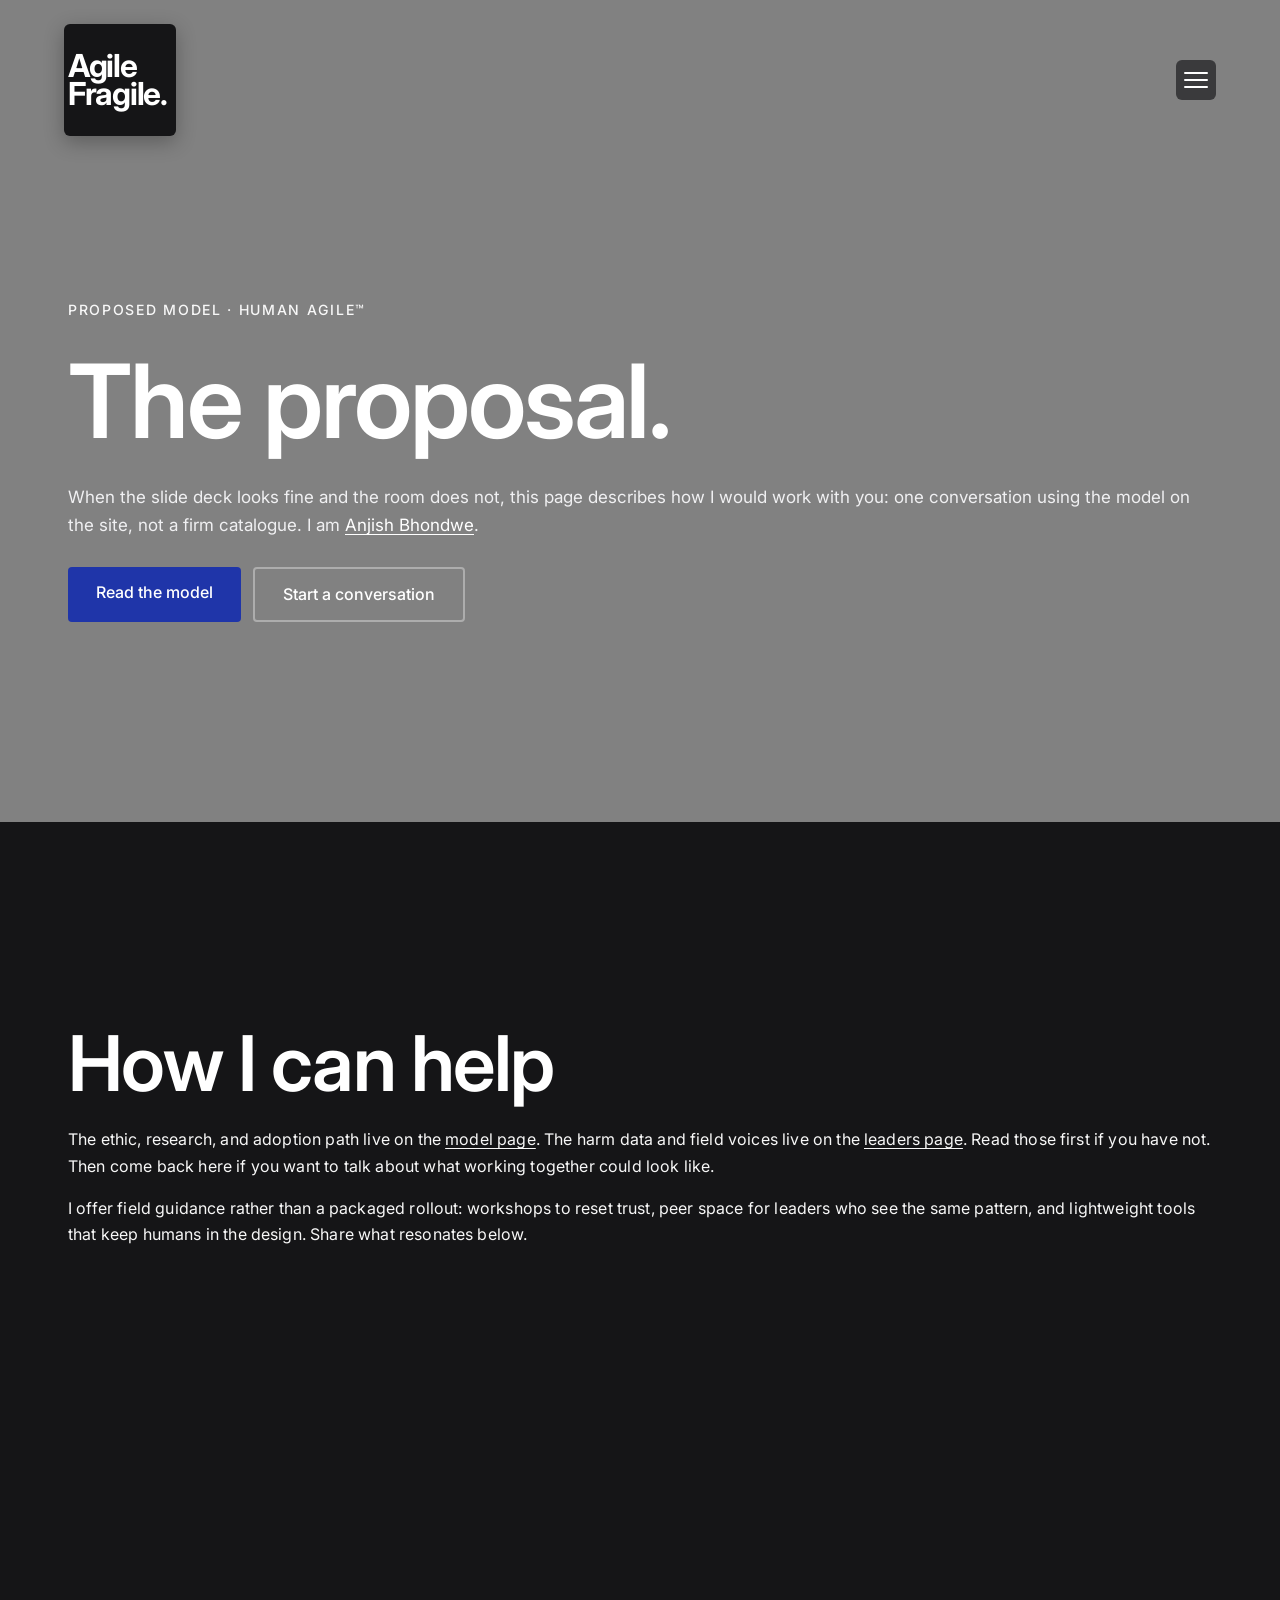
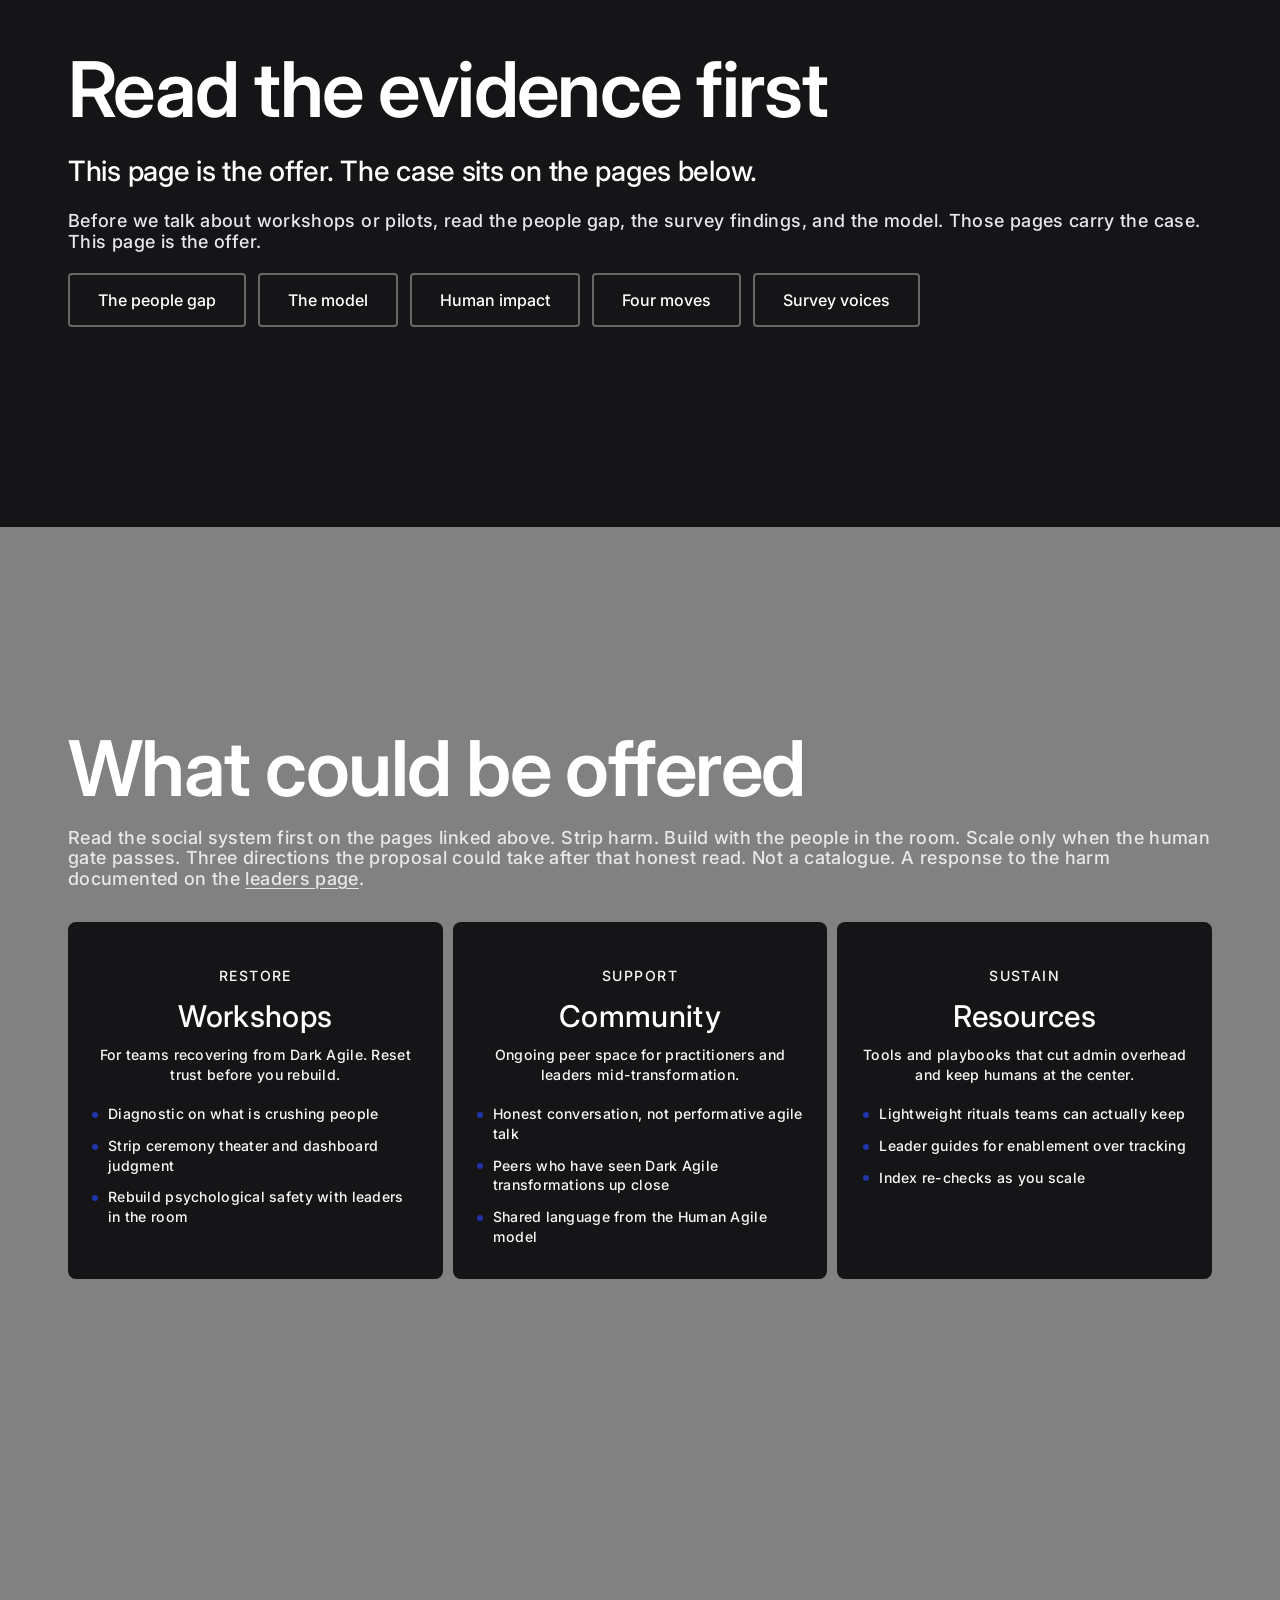
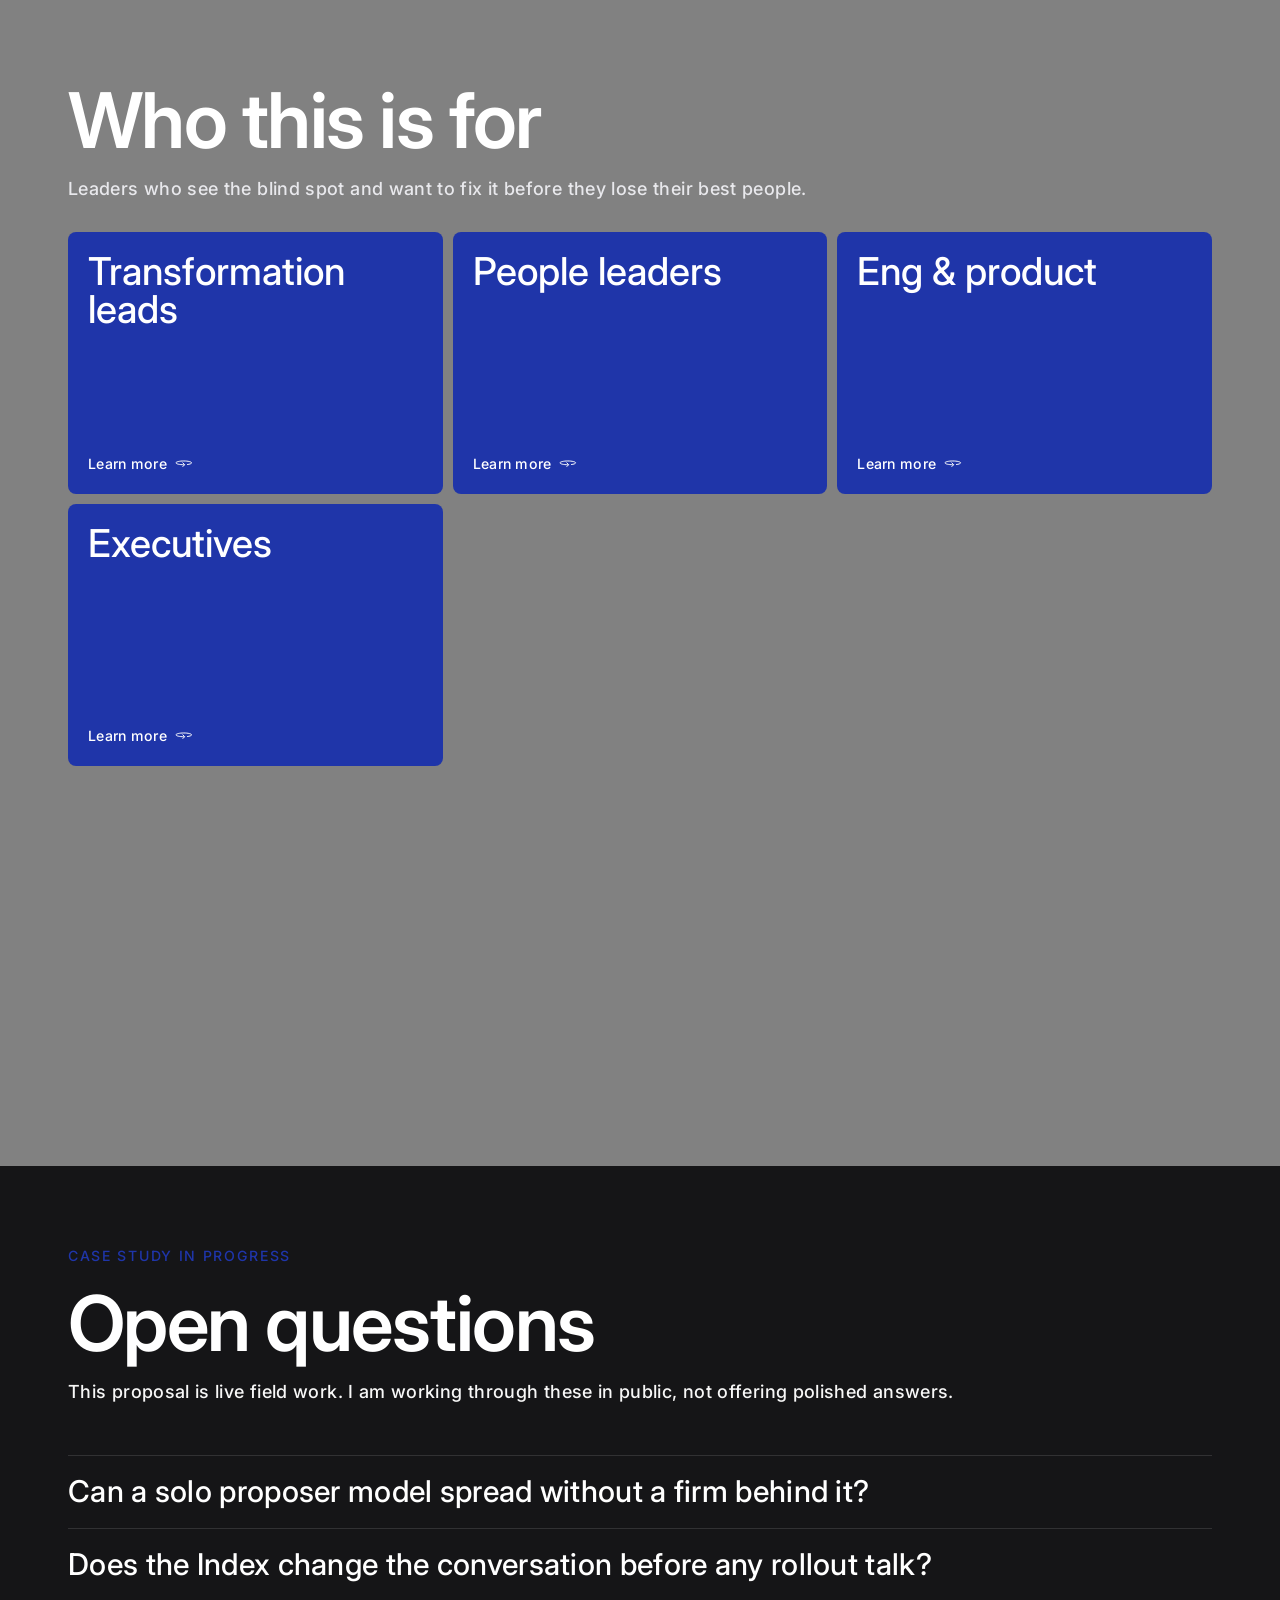
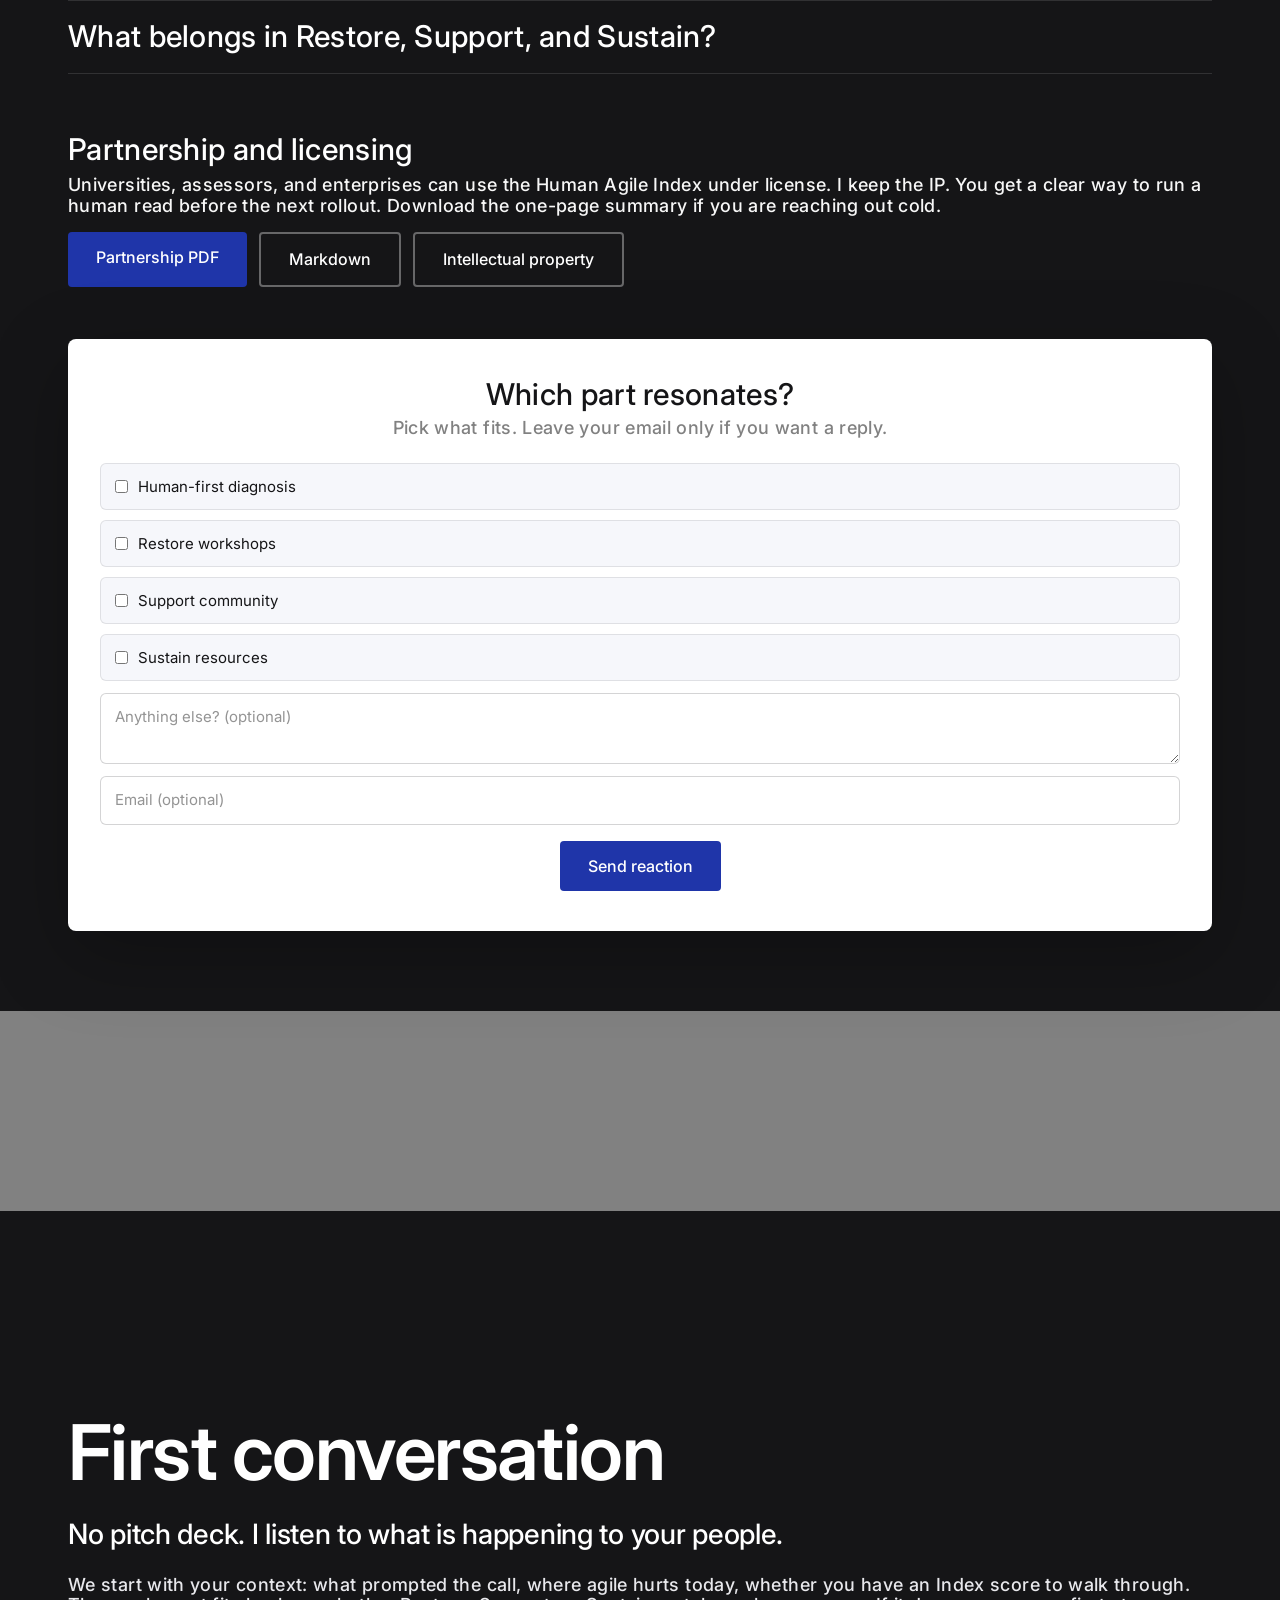
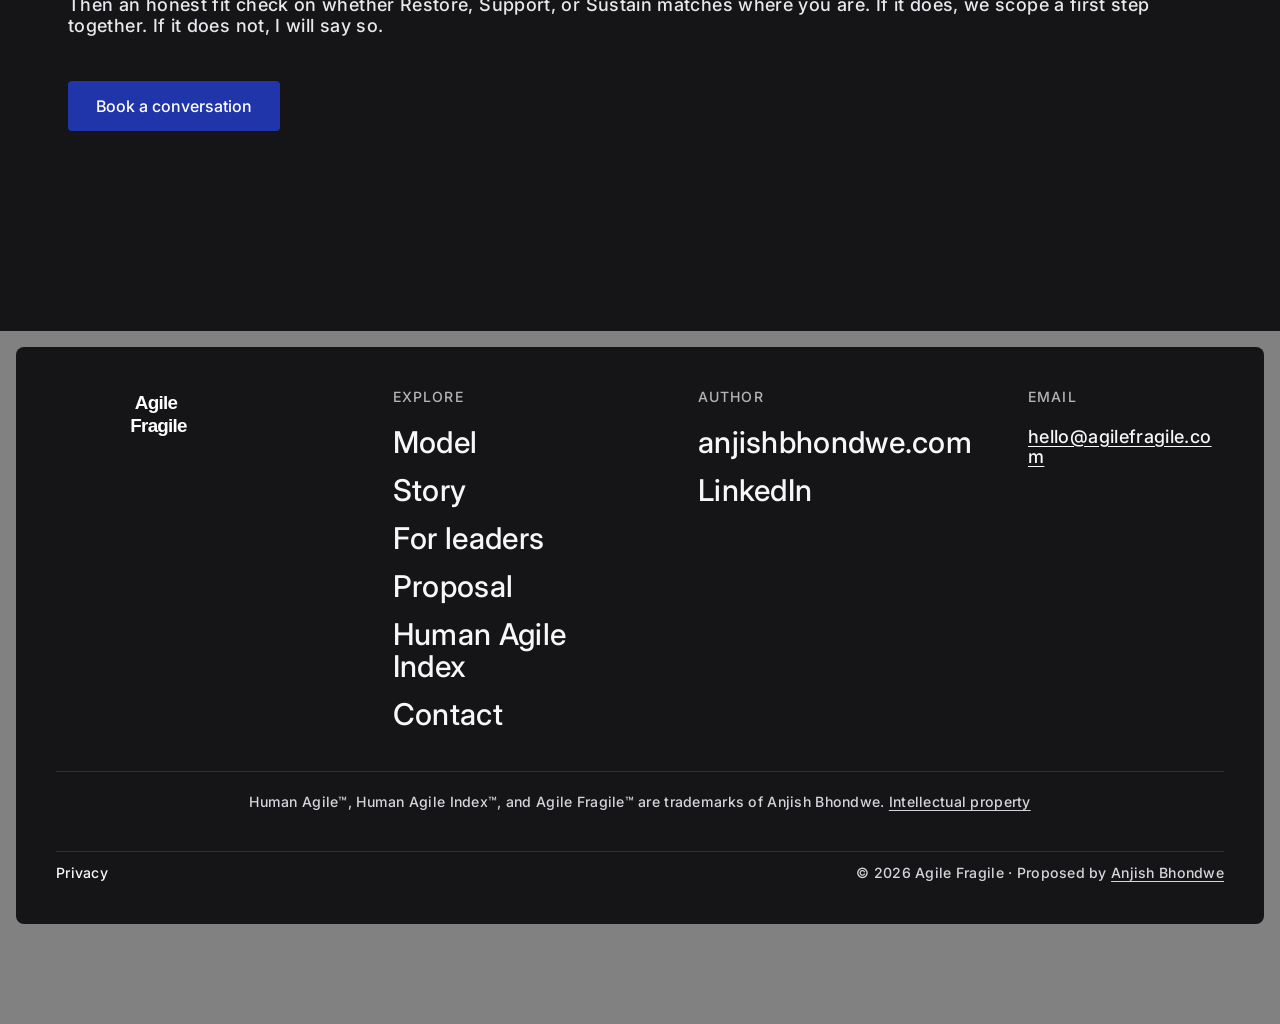
<file: how-we-work.html>
<!DOCTYPE html>
<html lang="en">
<head>
  <meta charset="UTF-8">
  <meta name="viewport" content="width=device-width, initial-scale=1.0">
  <meta name="description" content="How to work with the Human Agile model proposal. Guidance for leaders and teams. By Anjish Bhondwe.">
  <title>The Proposal | Agile Fragile</title>
  <link rel="icon" href="/assets/favicon.svg" type="image/svg+xml">
  <link rel="icon" href="/assets/favicon-32.png" type="image/png" sizes="32x32">
  <link rel="icon" href="/assets/favicon-16.png" type="image/png" sizes="16x16">
  <link rel="apple-touch-icon" href="/assets/apple-touch-icon.png" sizes="180x180">
  <link rel="preconnect" href="https://fonts.googleapis.com">
  <link rel="preconnect" href="https://fonts.gstatic.com" crossorigin>
  <link href="https://fonts.googleapis.com/css2?family=Inter:ital,opsz,wght@0,14..32,400;0,14..32,500;0,14..32,600;0,14..32,700;1,14..32,400;1,14..32,500&display=swap" rel="stylesheet">
  <link rel="stylesheet" href="/assets/site.css">
</head>
<body class="proposal-page">
  <header class="site-header">
    <a href="/" class="logo" aria-label="Agile Fragile">
      <div class="logo-mark-box logo-mark-box--header">
        <span class="logo-mark-stack">
          <span class="logo-mark-line">Agile</span>
          <span class="logo-mark-line">Fragile.</span>
        </span>
      </div>
    </a>
    <button type="button" class="nav-toggle" aria-expanded="false" aria-controls="site-nav" aria-label="Open menu">
      <span></span><span></span><span></span>
    </button>
    <nav class="header-links" id="site-nav">
      <a href="/about.html">Story</a>
      <a href="/model.html">Model</a>
      <a href="/leaders.html">For leaders</a>
      <a href="/how-we-work.html" aria-current="page">Proposal</a>
      <a href="/contact.html">Contact</a>
      <a href="/#index">Human Agile Index</a>
    </nav>
  </header>

<main>
    <section class="section hero contain">
      <p class="eyebrow">Proposed model · Human Agile™</p>
      <h1 class="t-h-2">The proposal.</h1>
      <p class="hero-intro">When the slide deck looks fine and the room does not, this page describes how I would work with you: one conversation using the model on the site, not a firm catalogue. I am <a href="https://anjishbhondwe.com" class="text-link" target="_blank" rel="noopener noreferrer">Anjish Bhondwe</a>.</p>
      <div class="cta-row">
        <a href="/model.html#with-human-for-human" class="hero-cta">Read the model</a>
        <a href="/contact.html" class="btn-secondary">Start a conversation</a>
      </div>
    </section>

    <section class="concept-section" id="industry-adoption">
      <div class="contain concept-inner concept-inner--prose">
        <h2 class="t-h-3">How I can help</h2>
        <div class="story-prose t-b-2">
          <p>The ethic, research, and adoption path live on the <a href="/model.html#industry-proposal" class="text-link">model page</a>. The harm data and field voices live on the <a href="/leaders.html#human-impact" class="text-link">leaders page</a>. Read those first if you have not. Then come back here if you want to talk about what working together could look like.</p>
          <p>I offer field guidance rather than a packaged rollout: workshops to reset trust, peer space for leaders who see the same pattern, and lightweight tools that keep humans in the design. Share what resonates below.</p>
        </div>
      </div>
    </section>

    <section class="concept-section" id="socio-technical">
      <div class="contain concept-inner">
        <h2 class="t-h-3">Read the evidence first</h2>
        <p class="thesis">This page is the offer. The case sits on the pages below.</p>
        <p class="intro t-b-2">Before we talk about workshops or pilots, read the people gap, the survey findings, and the model. Those pages carry the case. This page is the offer.</p>
        <div class="cta-row">
          <a href="/#drift" class="btn-secondary">The people gap</a>
          <a href="/model.html#with-human-for-human" class="btn-secondary">The model</a>
          <a href="/leaders.html#human-impact" class="btn-secondary">Human impact</a>
          <a href="/model.html#four-moves-spec" class="btn-secondary">Four moves</a>
          <a href="/leaders.html#field-voices" class="btn-secondary">Survey voices</a>
        </div>
      </div>
    </section>

    <section class="section contain">
      <div class="coming-header">
        <h2 class="t-h-3">What could be offered</h2>
        <p class="intro t-b-2">Read the social system first on the pages linked above. Strip harm. Build with the people in the room. Scale only when the human gate passes. Three directions the proposal could take after that honest read. Not a catalogue. A response to the harm documented on the <a href="/leaders.html#field-voices" class="text-link">leaders page</a>.</p>
      </div>
      <div class="detail-grid">
        <article class="detail-card">
          <p class="card-tag t-b-3">Restore</p>
          <h3 class="t-h-5">Workshops</h3>
          <p class="t-b-3">For teams recovering from Dark Agile. Reset trust before you rebuild.</p>
          <ul class="t-b-3">
            <li>Diagnostic on what is crushing people</li>
            <li>Strip ceremony theater and dashboard judgment</li>
            <li>Rebuild psychological safety with leaders in the room</li>
          </ul>
        </article>
        <article class="detail-card">
          <p class="card-tag t-b-3">Support</p>
          <h3 class="t-h-5">Community</h3>
          <p class="t-b-3">Ongoing peer space for practitioners and leaders mid-transformation.</p>
          <ul class="t-b-3">
            <li>Honest conversation, not performative agile talk</li>
            <li>Peers who have seen Dark Agile transformations up close</li>
            <li>Shared language from the Human Agile model</li>
          </ul>
        </article>
        <article class="detail-card">
          <p class="card-tag t-b-3">Sustain</p>
          <h3 class="t-h-5">Resources</h3>
          <p class="t-b-3">Tools and playbooks that cut admin overhead and keep humans at the center.</p>
          <ul class="t-b-3">
            <li>Lightweight rituals teams can actually keep</li>
            <li>Leader guides for enablement over tracking</li>
            <li>Index re-checks as you scale</li>
          </ul>
        </article>
      </div>
    </section>

    <section class="section contain">
      <div class="coming-header">
        <h2 class="t-h-3">Who this is for</h2>
        <p class="intro t-b-2">Leaders who see the blind spot and want to fix it before they lose their best people.</p>
      </div>
      <div class="card-grid">
        <div class="flip-card" data-card>
          <div class="flip-card-inner">
            <div class="flip-face front">
              <h3 class="t-h-4">Transformation leads</h3>
              <div class="learn-more t-b-3">
                <span>Learn more</span>
                <svg class="arrow-icon" viewBox="0 0 18 8" fill="none" aria-hidden="true"><path d="M9.84 4.82C9.36 4.84 9.51 4.85 9 4.85C4.58 4.85 1 3.99 1 2.93C1 1.86 4.58 1 9 1c4.42 0 8 0.86 8 1.93 0 0.77-1.88 1.44-4.6 1.74M9.84 4.82 7.74 2.6M9.84 4.82 7.74 7" stroke="currentColor" stroke-width="1"/></svg>
              </div>
            </div>
            <div class="flip-face back">
              <h3 class="t-h-4">Transformation leads</h3>
              <ul>
                <li>Inherited a rollout that burns people out</li>
                <li>Need a model that includes the humans you ask to change</li>
              </ul>
            </div>
          </div>
          <button class="flip-btn" type="button" aria-label="Flip Transformation leads card"></button>
        </div>
        <div class="flip-card" data-card>
          <div class="flip-card-inner">
            <div class="flip-face front">
              <h3 class="t-h-4">People leaders</h3>
              <div class="learn-more t-b-3">
                <span>Learn more</span>
                <svg class="arrow-icon" viewBox="0 0 18 8" fill="none" aria-hidden="true"><path d="M9.84 4.82C9.36 4.84 9.51 4.85 9 4.85C4.58 4.85 1 3.99 1 2.93C1 1.86 4.58 1 9 1c4.42 0 8 0.86 8 1.93 0 0.77-1.88 1.44-4.6 1.74M9.84 4.82 7.74 2.6M9.84 4.82 7.74 7" stroke="currentColor" stroke-width="1"/></svg>
              </div>
            </div>
            <div class="flip-face back">
              <h3 class="t-h-4">People leaders</h3>
              <ul>
                <li>HR and people ops watching agile become stress</li>
                <li>Surveillance and blame replacing trust</li>
              </ul>
            </div>
          </div>
          <button class="flip-btn" type="button" aria-label="Flip People leaders card"></button>
        </div>
        <div class="flip-card" data-card>
          <div class="flip-card-inner">
            <div class="flip-face front">
              <h3 class="t-h-4">Eng &amp; product</h3>
              <div class="learn-more t-b-3">
                <span>Learn more</span>
                <svg class="arrow-icon" viewBox="0 0 18 8" fill="none" aria-hidden="true"><path d="M9.84 4.82C9.36 4.84 9.51 4.85 9 4.85C4.58 4.85 1 3.99 1 2.93C1 1.86 4.58 1 9 1c4.42 0 8 0.86 8 1.93 0 0.77-1.88 1.44-4.6 1.74M9.84 4.82 7.74 2.6M9.84 4.82 7.74 7" stroke="currentColor" stroke-width="1"/></svg>
              </div>
            </div>
            <div class="flip-face back">
              <h3 class="t-h-4">Eng &amp; product</h3>
              <ul>
                <li>Teams quietly rejecting ceremony</li>
                <li>Velocity up, trust down</li>
              </ul>
            </div>
          </div>
          <button class="flip-btn" type="button" aria-label="Flip Eng and product card"></button>
        </div>
        <div class="flip-card" data-card>
          <div class="flip-card-inner">
            <div class="flip-face front">
              <h3 class="t-h-4">Executives</h3>
              <div class="learn-more t-b-3">
                <span>Learn more</span>
                <svg class="arrow-icon" viewBox="0 0 18 8" fill="none" aria-hidden="true"><path d="M9.84 4.82C9.36 4.84 9.51 4.85 9 4.85C4.58 4.85 1 3.99 1 2.93C1 1.86 4.58 1 9 1c4.42 0 8 0.86 8 1.93 0 0.77-1.88 1.44-4.6 1.74M9.84 4.82 7.74 2.6M9.84 4.82 7.74 7" stroke="currentColor" stroke-width="1"/></svg>
              </div>
            </div>
            <div class="flip-face back">
              <h3 class="t-h-4">Executives</h3>
              <ul>
                <li>Dashboards look fine, humans do not</li>
                <li>Fix it before you lose your best people</li>
              </ul>
            </div>
          </div>
          <button class="flip-btn" type="button" aria-label="Flip Executives card"></button>
        </div>
      </div>
    </section>

    <section class="my-section proposal-lab" id="open-questions">
      <div class="contain proposal-lab-inner">
        <div class="proposal-lab-header">
          <p class="eyebrow">Case study in progress</p>
          <h2 class="t-h-3">Open questions</h2>
          <p class="intro t-b-2">This proposal is live field work. I am working through these in public, not offering polished answers.</p>
        </div>

        <div class="open-questions" aria-label="Open questions">
          <details class="open-question">
            <summary class="t-h-5">Can a solo proposer model spread without a firm behind it?</summary>
            <p class="t-b-2">Agile Fragile is the public home of the idea, not a consultancy. I am testing whether leaders engage with a model before they engage with a vendor.</p>
          </details>
          <details class="open-question">
            <summary class="t-h-5">Does the Index change the conversation before any rollout talk?</summary>
            <p class="t-b-2">Eight questions, one score. I want to know if it surfaces what executives already sense but do not name.</p>
          </details>
          <details class="open-question">
            <summary class="t-h-5">What belongs in Restore, Support, and Sustain?</summary>
            <p class="t-b-2">Workshops, community, and resources are directions, not products. Your reaction below helps decide what to build next.</p>
          </details>
        </div>

        <div class="proposal-partnership" id="partnership">
          <h3 class="t-h-5">Partnership and licensing</h3>
          <p class="t-b-2">Universities, assessors, and enterprises can use the Human Agile Index under license. I keep the IP. You get a clear way to run a human read before the next rollout. Download the one-page summary if you are reaching out cold.</p>
          <div class="cta-row">
            <a href="/downloads/partnership-and-licensing.pdf" class="hero-cta" download>Partnership PDF</a>
            <a href="/downloads/partnership-and-licensing.md" class="btn-secondary" download>Markdown</a>
            <a href="/model.html#model-copyright" class="btn-secondary">Intellectual property</a>
          </div>
        </div>

        <div class="proposal-feedback form-section" id="proposal-pulse">
          <div class="proposal-feedback-panel">
            <h3 class="t-h-5">Which part resonates?</h3>
            <p class="proposal-feedback-lead t-b-2">Pick what fits. Leave your email only if you want a reply.</p>
            <form class="pulse-form" data-form action="https://formsubmit.co/57204796c707cbb81e1252017cac8686" method="POST">
              <input type="hidden" name="_subject" value="Proposal pulse reaction">
              <input type="hidden" name="_captcha" value="false">
              <input type="hidden" name="_template" value="table">
              <input type="text" name="_honey" style="display:none" tabindex="-1" autocomplete="off">
              <fieldset class="pulse-options">
                <legend class="sr-only">Resonance options</legend>
                <label class="pulse-opt"><input type="checkbox" name="resonates" value="Human-first diagnosis"> Human-first diagnosis</label>
                <label class="pulse-opt"><input type="checkbox" name="resonates" value="Restore workshops"> Restore workshops</label>
                <label class="pulse-opt"><input type="checkbox" name="resonates" value="Support community"> Support community</label>
                <label class="pulse-opt"><input type="checkbox" name="resonates" value="Sustain resources"> Sustain resources</label>
              </fieldset>
              <textarea name="comment" placeholder="Anything else? (optional)" aria-label="Comment"></textarea>
              <input type="email" name="email" placeholder="Email (optional)" aria-label="Email">
              <button type="submit" class="hero-cta" data-sending="Sending…">Send reaction</button>
            </form>
            <p class="form-error">Something went wrong. Email hello@agilefragile.com directly.</p>
            <p class="form-success">Got it. This shapes the next version of the proposal.</p>
          </div>
        </div>
      </div>
    </section>

    <section class="concept-section">
      <div class="contain concept-inner">
        <h2 class="t-h-3">First conversation</h2>
        <p class="thesis">No pitch deck. I listen to what is happening to your people.</p>
        <p class="intro t-b-2">We start with your context: what prompted the call, where agile hurts today, whether you have an Index score to walk through. Then an honest fit check on whether Restore, Support, or Sustain matches where you are. If it does, we scope a first step together. If it does not, I will say so.</p>
        <a href="/contact.html" class="hero-cta concept-cta-single">Book a conversation</a>
      </div>
    </section>
  </main>

  <footer class="site-footer contain">
    <div class="footer-panel">
      <div class="footer-top">
        <a href="/" class="footer-logo">
          <img src="/assets/footer-wordmark.svg" alt="Agile Fragile" width="160" height="64">
        </a>
        <div class="footer-cols">
          <div class="footer-col">
            <span class="footer-label t-b-3">Explore</span>
            <ul>
              <li><a href="/model.html" class="t-h-5">Model</a></li>
              <li><a href="/about.html" class="t-h-5">Story</a></li>
              <li><a href="/leaders.html" class="t-h-5">For leaders</a></li>
              <li><a href="/how-we-work.html" class="t-h-5">Proposal</a></li>
              <li><a href="/#index" class="t-h-5">Human Agile Index</a></li>
              <li><a href="/contact.html" class="t-h-5">Contact</a></li>
            </ul>
          </div>
          <div class="footer-col">
            <span class="footer-label t-b-3">Author</span>
            <ul>
              <li><a href="https://anjishbhondwe.com" class="t-h-5" target="_blank" rel="noopener noreferrer">anjishbhondwe.com</a></li>
              <li><a href="https://www.linkedin.com/in/anjish" class="t-h-5" target="_blank" rel="noopener noreferrer">LinkedIn</a></li>
            </ul>
          </div>
          <div class="footer-col">
            <span class="footer-label t-b-3">Email</span>
            <a href="mailto:hello@agilefragile.com" class="footer-email t-b-2">hello@agilefragile.com</a>
          </div>
        </div>
      </div>
      <p class="footer-ip t-b-3">Human Agile™, Human Agile Index™, and Agile Fragile™ are trademarks of Anjish Bhondwe. <a href="/model.html#model-copyright" class="text-link">Intellectual property</a></p>
      <div class="footer-bottom">
        <ul class="footer-legal">
          <li><a href="/privacy.html" class="t-b-3">Privacy</a></li>
        </ul>
        <p class="footer-copy t-b-3">&copy; 2026 Agile Fragile · Proposed by <a href="https://anjishbhondwe.com" class="text-link" target="_blank" rel="noopener noreferrer">Anjish Bhondwe</a></p>
      </div>
    </div>
  </footer>
  <script src="/assets/site.js"></script>
  <script src="/assets/explore.js"></script>
</body>
</html>
</file>
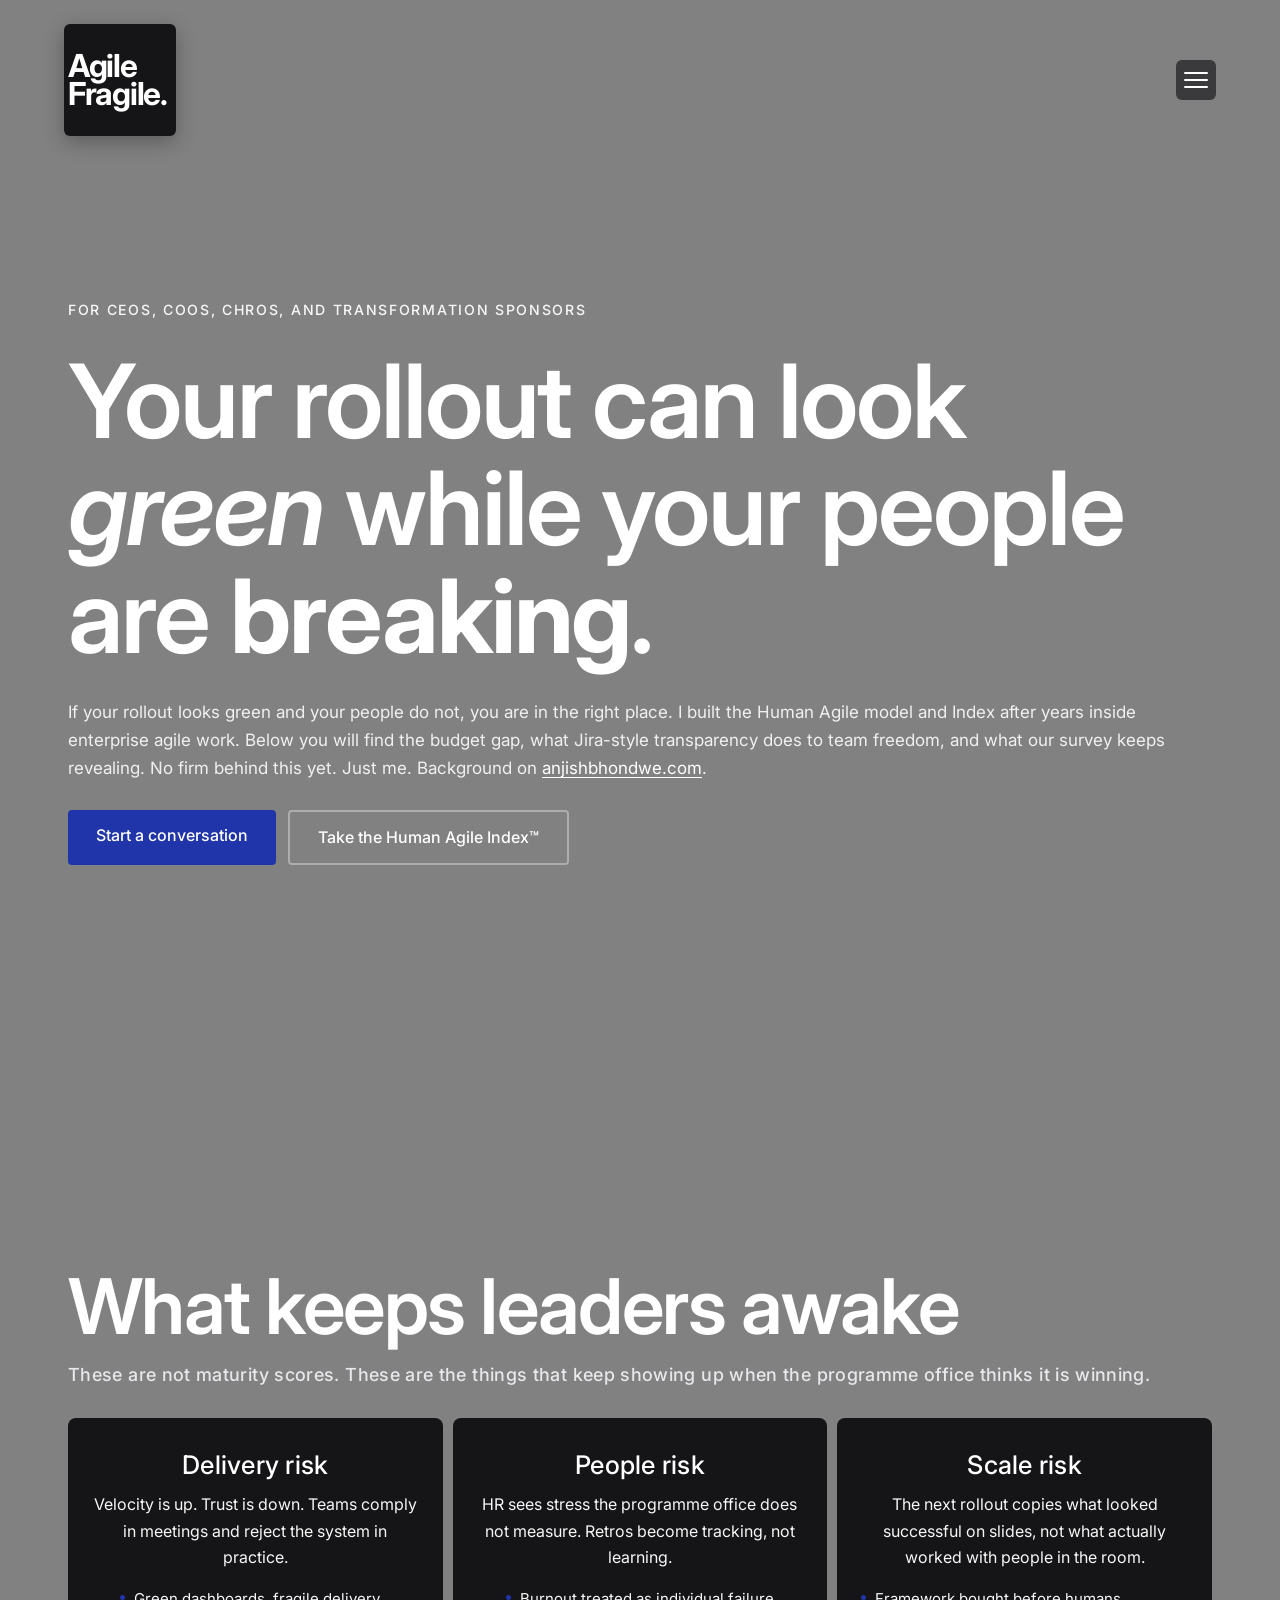
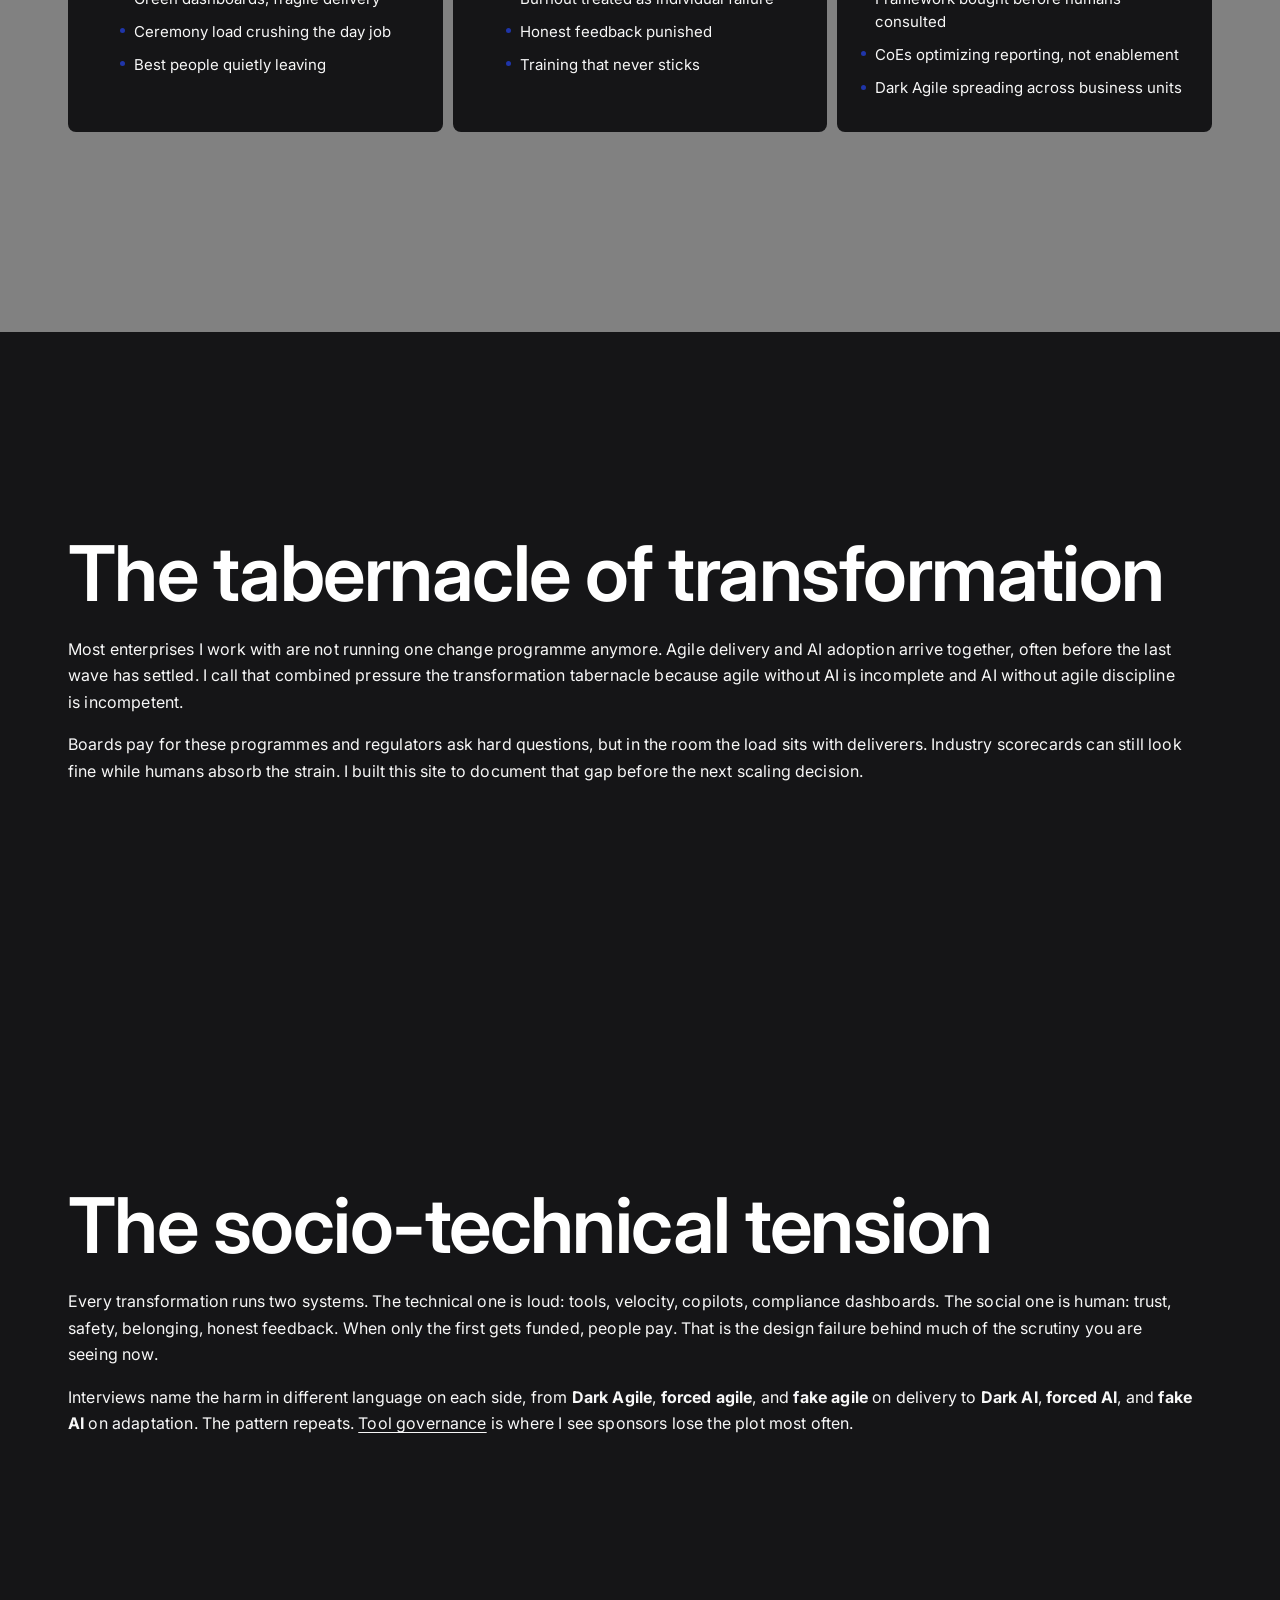
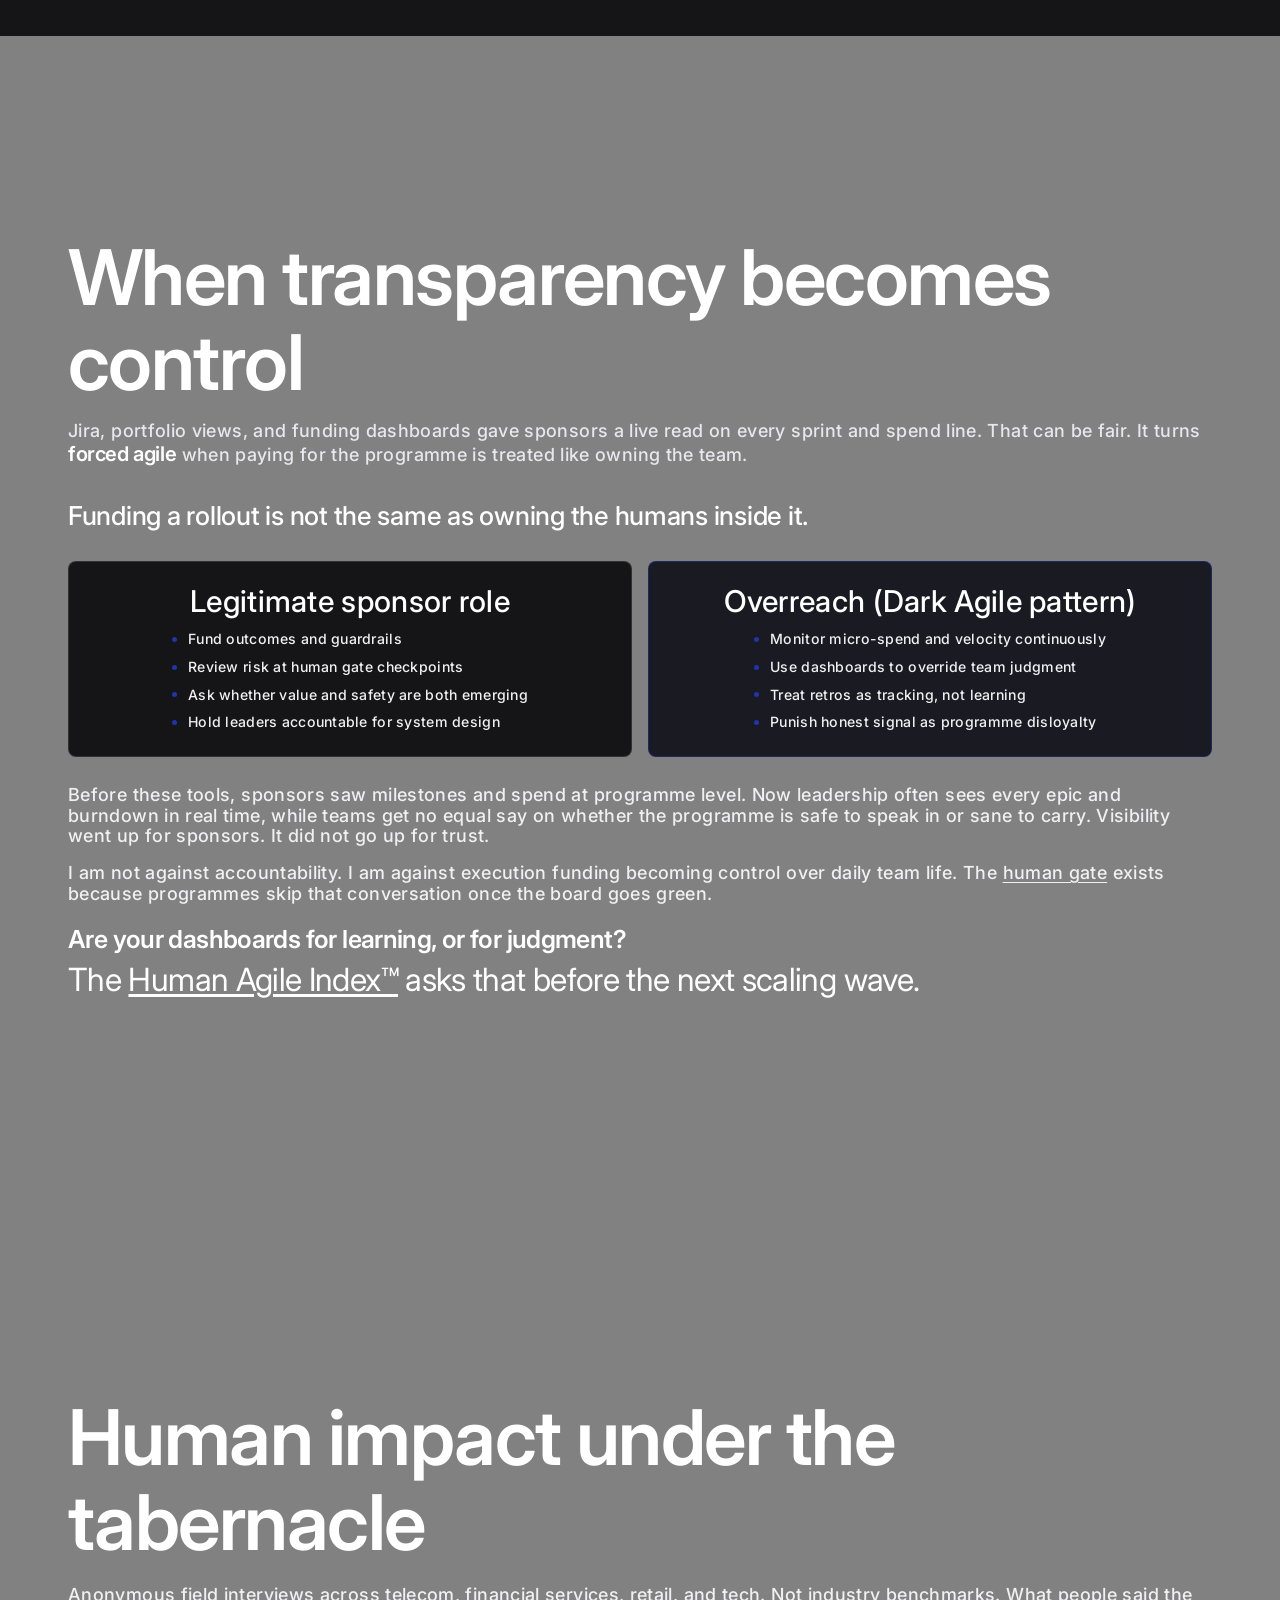
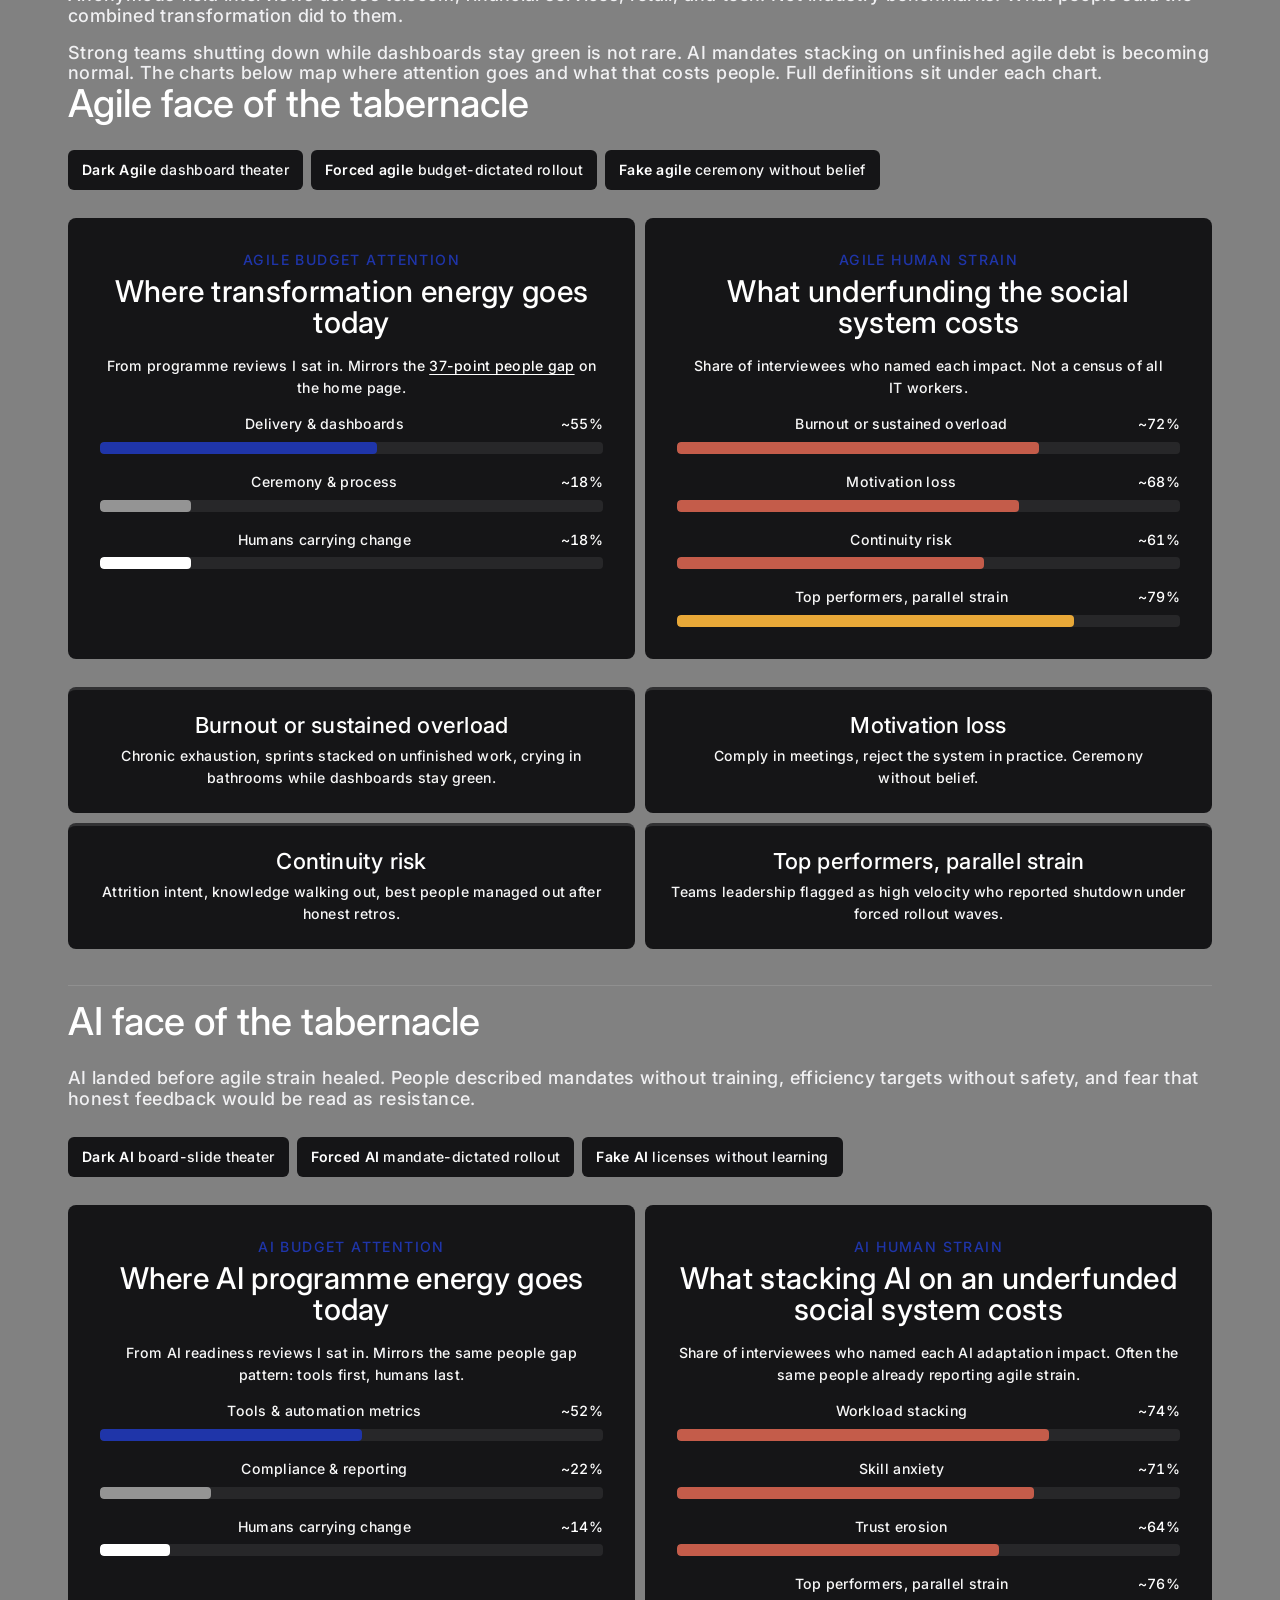
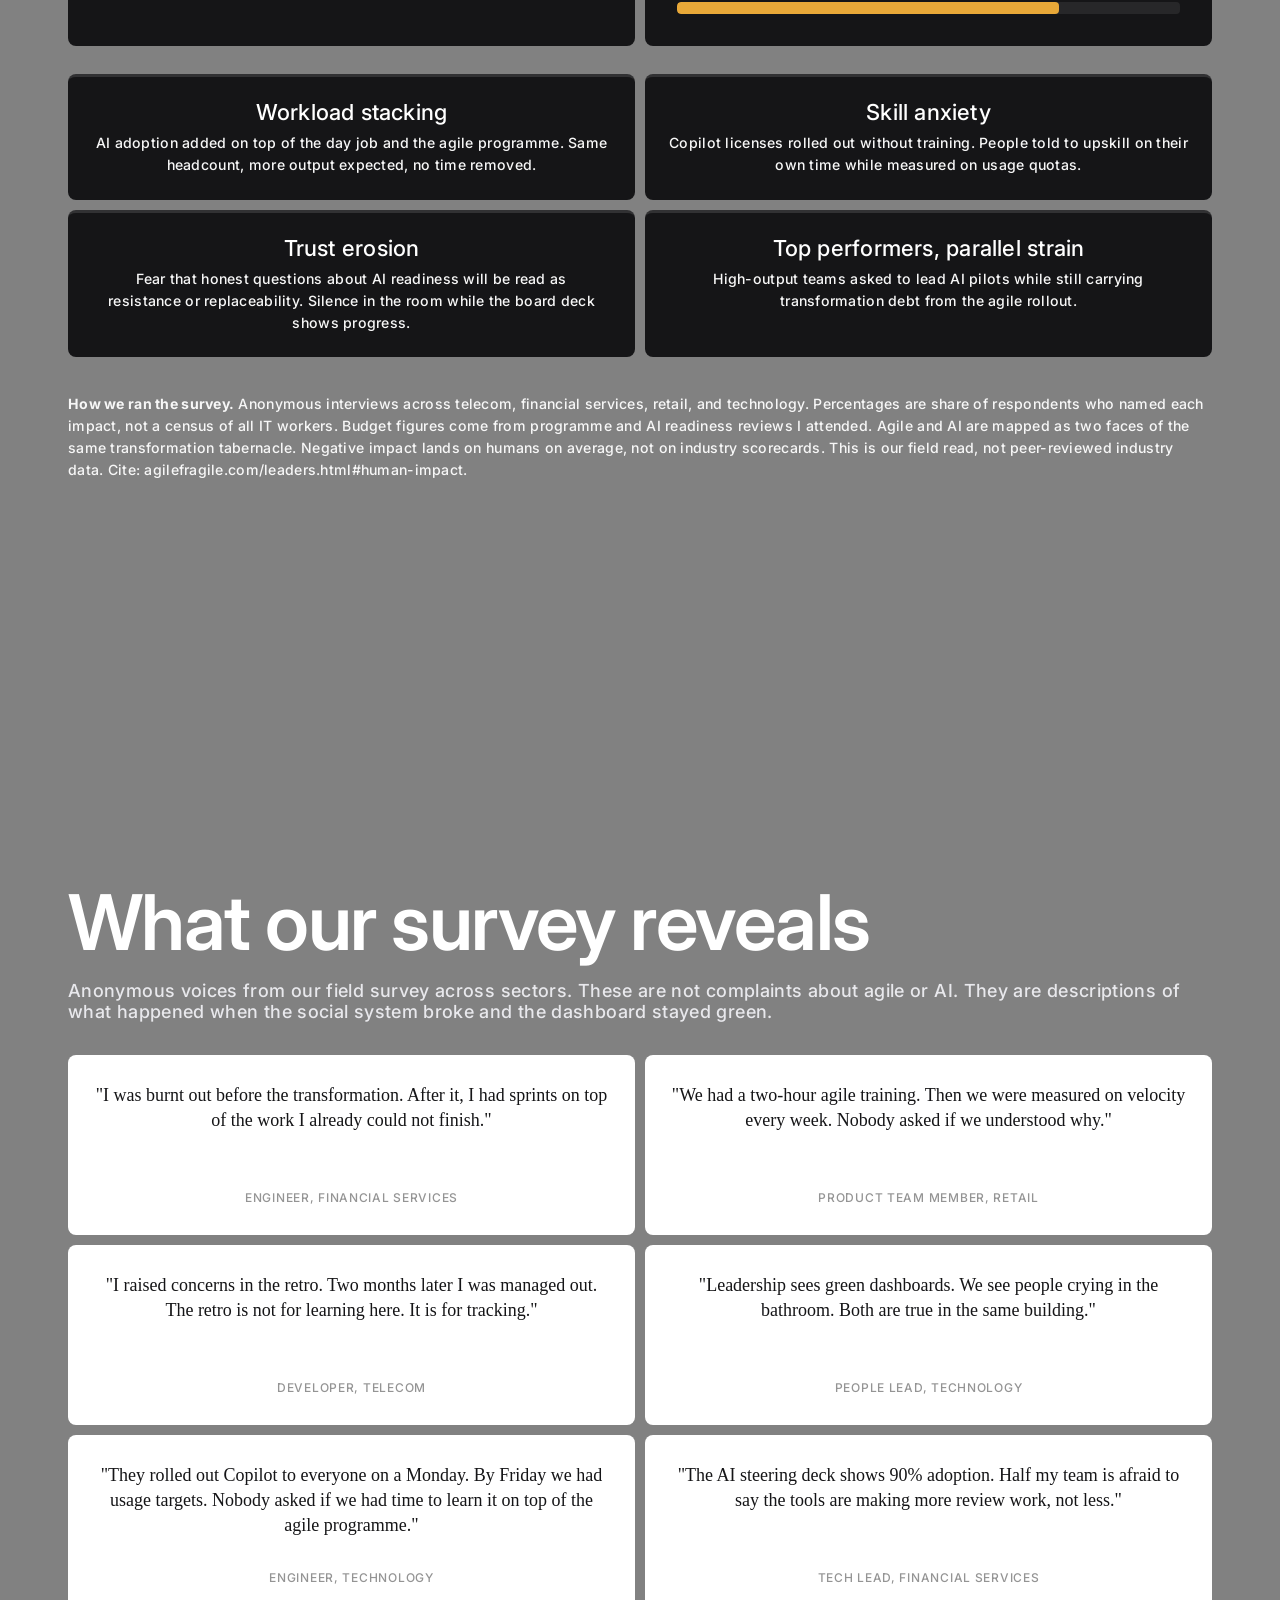
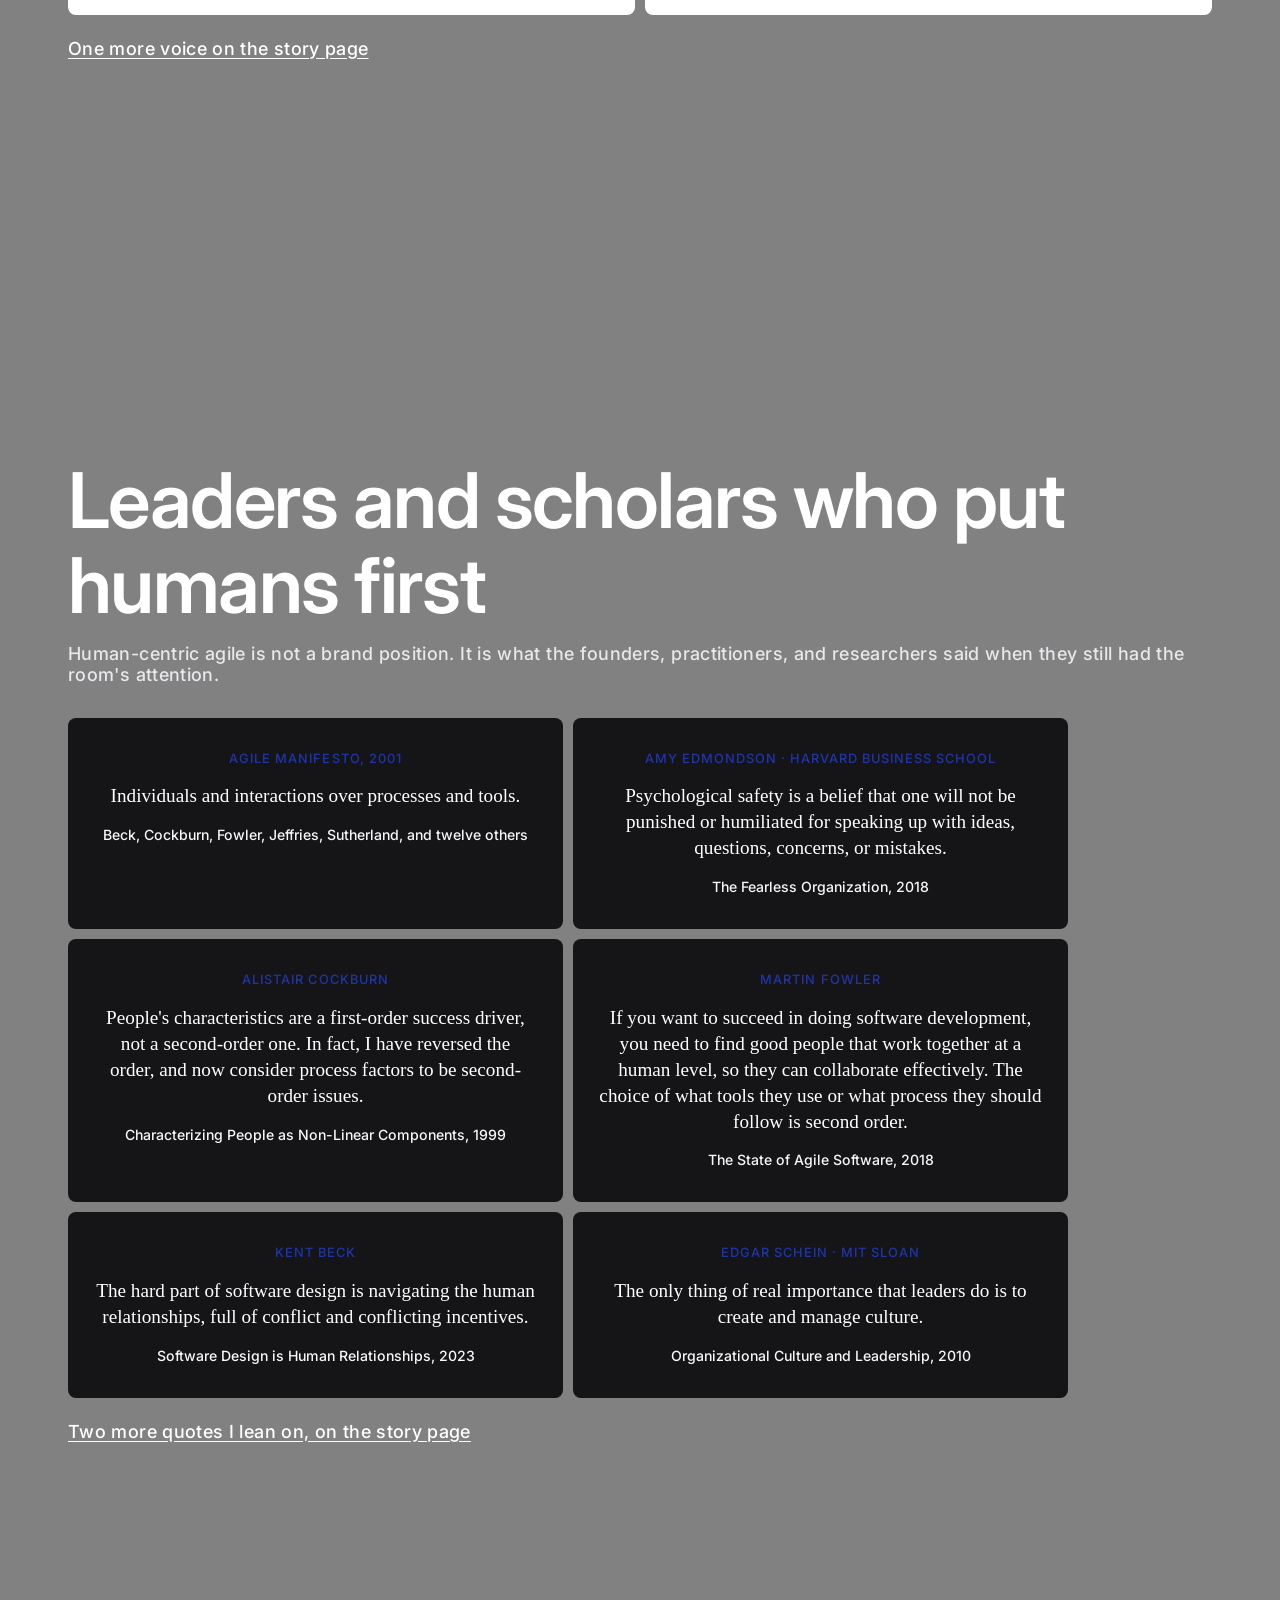
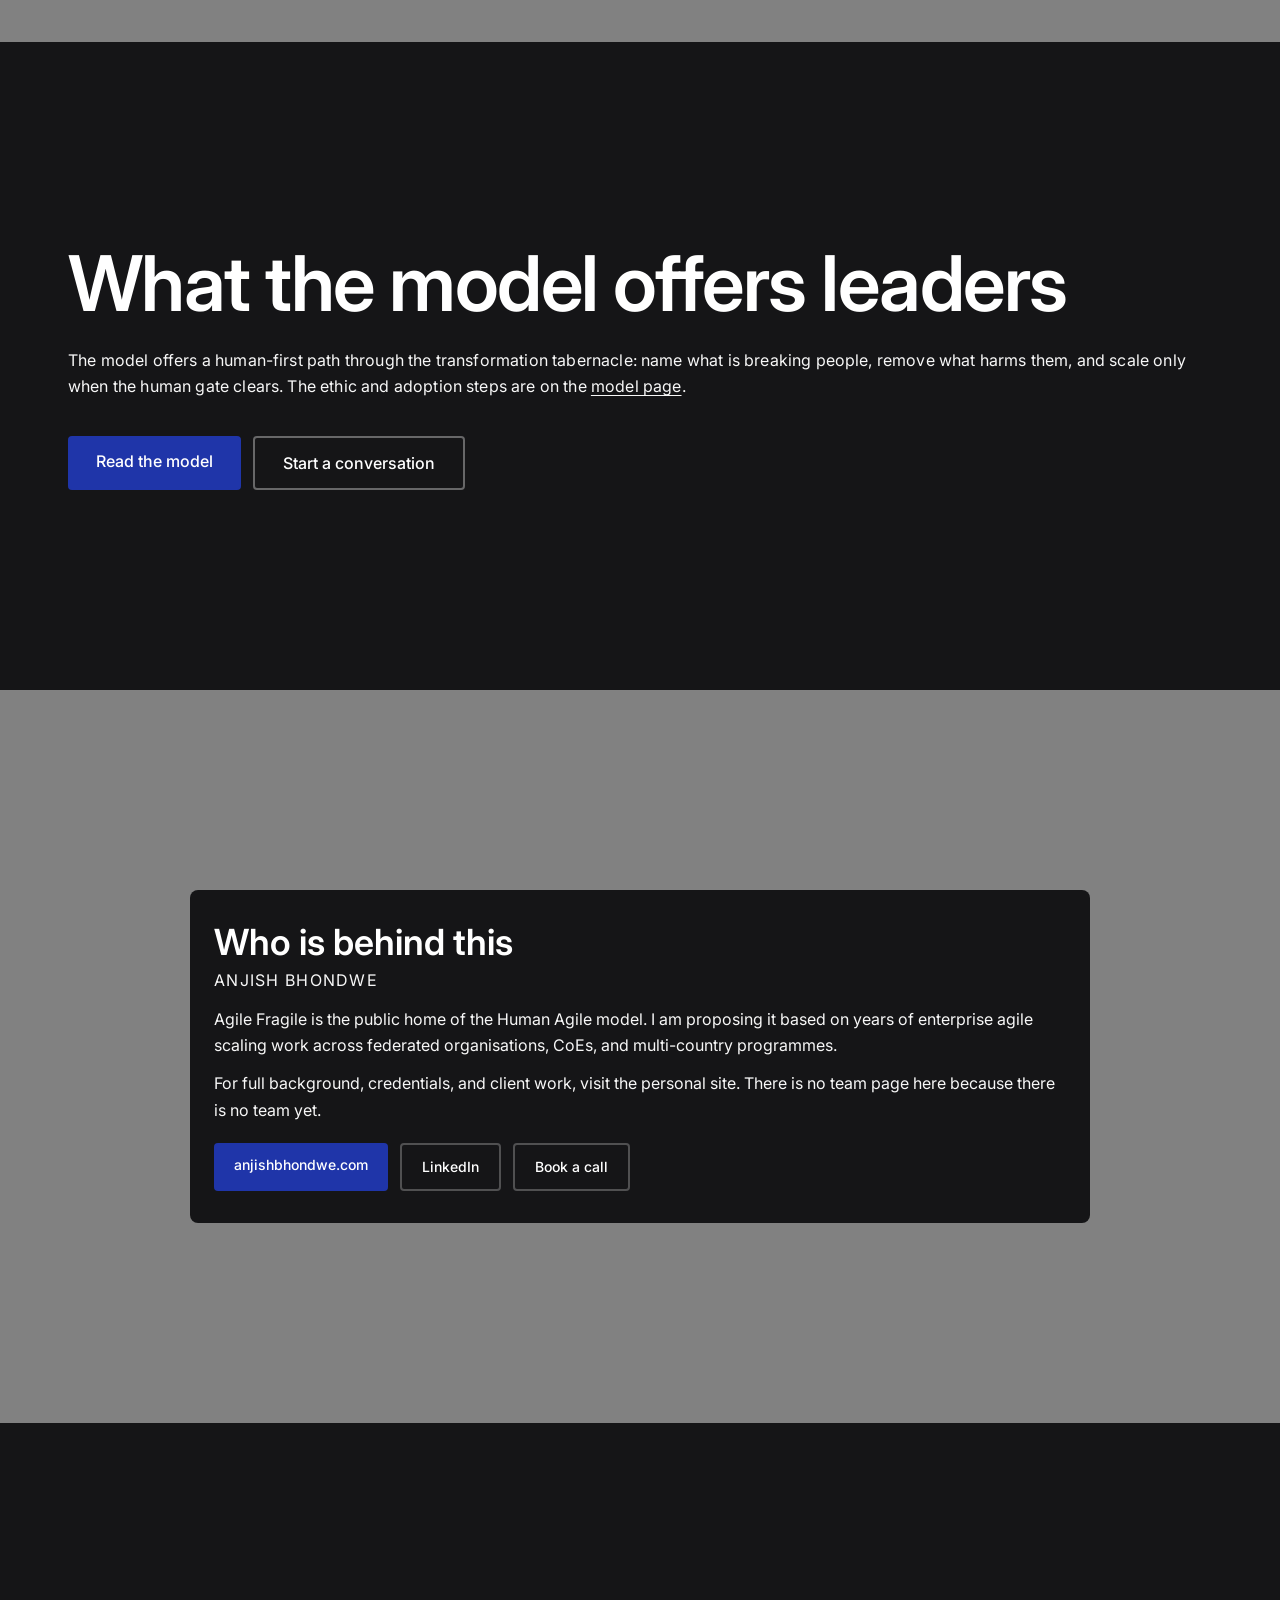
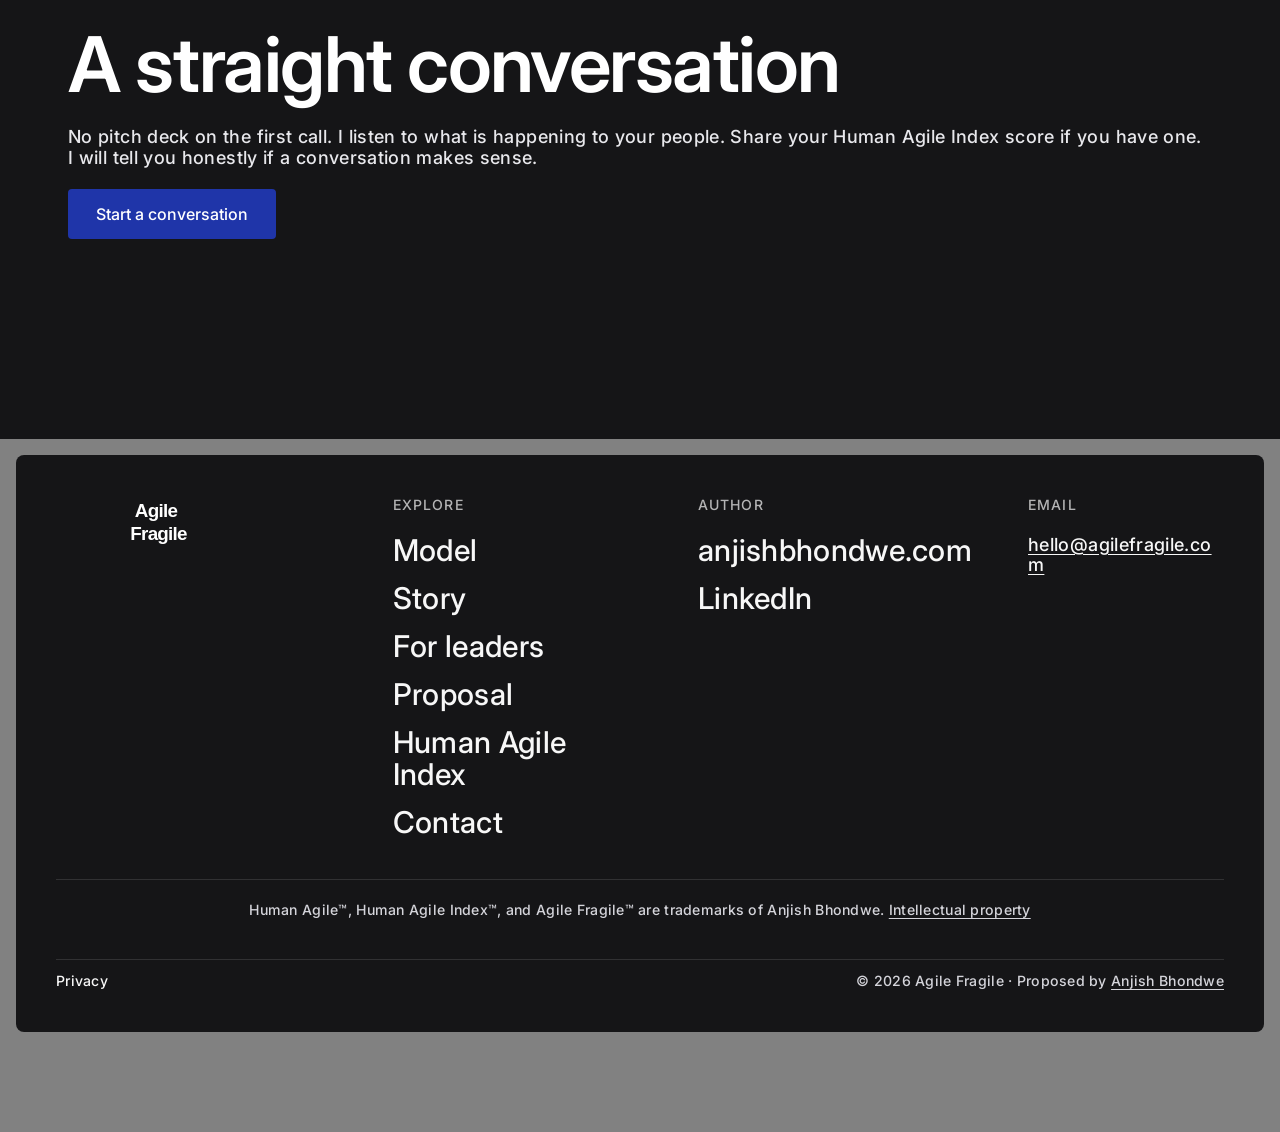
<file: leaders.html>
<!DOCTYPE html>
<html lang="en">
<head>
  <meta charset="UTF-8">
  <meta name="viewport" content="width=device-width, initial-scale=1.0">
  <meta name="description" content="For enterprise leaders evaluating the Human Agile model. Agile and AI under the transformation tabernacle, socio-technical tension, and human impact. Proposed by Anjish Bhondwe.">
  <title>For Leaders | Agile Fragile</title>
  <link rel="icon" href="/assets/favicon.svg" type="image/svg+xml">
  <link rel="icon" href="/assets/favicon-32.png" type="image/png" sizes="32x32">
  <link rel="icon" href="/assets/favicon-16.png" type="image/png" sizes="16x16">
  <link rel="apple-touch-icon" href="/assets/apple-touch-icon.png" sizes="180x180">
  <link rel="preconnect" href="https://fonts.googleapis.com">
  <link rel="preconnect" href="https://fonts.gstatic.com" crossorigin>
  <link href="https://fonts.googleapis.com/css2?family=Inter:ital,opsz,wght@0,14..32,400;0,14..32,500;0,14..32,600;0,14..32,700;1,14..32,400;1,14..32,500&display=swap" rel="stylesheet">
  <link rel="stylesheet" href="/assets/site.css">
</head>
<body>
  <header class="site-header">
    <a href="/" class="logo" aria-label="Agile Fragile">
      <div class="logo-mark-box logo-mark-box--header">
        <span class="logo-mark-stack">
          <span class="logo-mark-line">Agile</span>
          <span class="logo-mark-line">Fragile.</span>
        </span>
      </div>
    </a>
    <button type="button" class="nav-toggle" aria-expanded="false" aria-controls="site-nav" aria-label="Open menu">
      <span></span><span></span><span></span>
    </button>
    <nav class="header-links" id="site-nav">
      <a href="/about.html">Story</a>
      <a href="/model.html">Model</a>
      <a href="/leaders.html" aria-current="page">For leaders</a>
      <a href="/how-we-work.html">Proposal</a>
      <a href="/contact.html">Contact</a>
      <a href="/#index">Human Agile Index</a>
    </nav>
  </header>

<main>
    <section class="section hero contain">
      <p class="eyebrow">For CEOs, COOs, CHROs, and transformation sponsors</p>
      <h1 class="t-h-2">Your rollout can look <em>green</em> while your people are <strong>breaking</strong>.</h1>
      <p class="hero-intro">If your rollout looks green and your people do not, you are in the right place. I built the Human Agile model and Index after years inside enterprise agile work. Below you will find the budget gap, what Jira-style transparency does to team freedom, and what our survey keeps revealing. No firm behind this yet. Just me. Background on <a href="https://anjishbhondwe.com" class="text-link" target="_blank" rel="noopener noreferrer">anjishbhondwe.com</a>.</p>
      <div class="cta-row">
        <a href="/contact.html" class="hero-cta">Start a conversation</a>
        <a href="/#index" class="btn-secondary">Take the Human Agile Index™</a>
      </div>
    </section>

    <section class="section contain">
      <div class="coming-header">
        <h2 class="t-h-3">What keeps leaders awake</h2>
        <p class="intro">These are not maturity scores. These are the things that keep showing up when the programme office thinks it is winning.</p>
      </div>
      <div class="leader-pillar">
        <article>
          <h3 class="t-h-5">Delivery risk</h3>
          <p>Velocity is up. Trust is down. Teams comply in meetings and reject the system in practice.</p>
          <ul>
            <li>Green dashboards, fragile delivery</li>
            <li>Ceremony load crushing the day job</li>
            <li>Best people quietly leaving</li>
          </ul>
        </article>
        <article>
          <h3 class="t-h-5">People risk</h3>
          <p>HR sees stress the programme office does not measure. Retros become tracking, not learning.</p>
          <ul>
            <li>Burnout treated as individual failure</li>
            <li>Honest feedback punished</li>
            <li>Training that never sticks</li>
          </ul>
        </article>
        <article>
          <h3 class="t-h-5">Scale risk</h3>
          <p>The next rollout copies what looked successful on slides, not what actually worked with people in the room.</p>
          <ul>
            <li>Framework bought before humans consulted</li>
            <li>CoEs optimizing reporting, not enablement</li>
            <li>Dark Agile spreading across business units</li>
          </ul>
        </article>
      </div>
    </section>

    <section class="concept-section" id="transformation-tabernacle">
      <div class="contain concept-inner concept-inner--prose">
        <h2 class="t-h-3">The tabernacle of transformation</h2>
        <div class="story-prose t-b-2">
          <p>Most enterprises I work with are not running one change programme anymore. Agile delivery and AI adoption arrive together, often before the last wave has settled. I call that combined pressure the transformation tabernacle because agile without AI is incomplete and AI without agile discipline is incompetent.</p>
          <p>Boards pay for these programmes and regulators ask hard questions, but in the room the load sits with deliverers. Industry scorecards can still look fine while humans absorb the strain. I built this site to document that gap before the next scaling decision.</p>
        </div>
      </div>
    </section>

    <section class="concept-section" id="socio-technical">
      <div class="contain concept-inner concept-inner--prose">
        <h2 class="t-h-3">The socio-technical tension</h2>
        <div class="story-prose t-b-2">
          <p>Every transformation runs two systems. The technical one is loud: tools, velocity, copilots, compliance dashboards. The social one is human: trust, safety, belonging, honest feedback. When only the first gets funded, people pay. That is the design failure behind much of the scrutiny you are seeing now.</p>
          <p>Interviews name the harm in different language on each side, from <strong>Dark Agile</strong>, <strong>forced agile</strong>, and <strong>fake agile</strong> on delivery to <strong>Dark AI</strong>, <strong>forced AI</strong>, and <strong>fake AI</strong> on adaptation. The pattern repeats. <a href="#tool-governance" class="text-link">Tool governance</a> is where I see sponsors lose the plot most often.</p>
        </div>
      </div>
    </section>

    <section class="section contain" id="tool-governance" aria-labelledby="tool-governance-title">
      <div class="coming-header">
        <h2 class="t-h-3" id="tool-governance-title">When transparency becomes control</h2>
        <p class="intro t-b-2">Jira, portfolio views, and funding dashboards gave sponsors a live read on every sprint and spend line. That can be fair. It turns <strong>forced agile</strong> when paying for the programme is treated like owning the team.</p>
      </div>
      <p class="thesis sponsor-thesis">Funding a rollout is not the same as owning the humans inside it.</p>
      <div class="sponsor-compare">
        <article class="sponsor-compare-card">
          <h3 class="t-h-5">Legitimate sponsor role</h3>
          <ul class="t-b-3">
            <li>Fund outcomes and guardrails</li>
            <li>Review risk at human gate checkpoints</li>
            <li>Ask whether value and safety are both emerging</li>
            <li>Hold leaders accountable for system design</li>
          </ul>
        </article>
        <article class="sponsor-compare-card sponsor-compare-card--risk">
          <h3 class="t-h-5">Overreach (Dark Agile pattern)</h3>
          <ul class="t-b-3">
            <li>Monitor micro-spend and velocity continuously</li>
            <li>Use dashboards to override team judgment</li>
            <li>Treat retros as tracking, not learning</li>
            <li>Punish honest signal as programme disloyalty</li>
          </ul>
        </article>
      </div>
      <div class="sponsor-governance-prose t-b-2">
        <p>Before these tools, sponsors saw milestones and spend at programme level. Now leadership often sees every epic and burndown in real time, while teams get no equal say on whether the programme is safe to speak in or sane to carry. Visibility went up for sponsors. It did not go up for trust.</p>
        <p>I am not against accountability. I am against execution funding becoming control over daily team life. The <a href="/model.html#human-gate" class="text-link">human gate</a> exists because programmes skip that conversation once the board goes green.</p>
        <p class="sponsor-governance-punch t-b-1"><span class="focus-line">Are your dashboards for learning, or for judgment?</span> The <a href="/#index" class="text-link">Human Agile Index™</a> asks that before the next scaling wave.</p>
      </div>
    </section>

    <section class="section contain" id="human-impact" aria-labelledby="human-impact-title">
      <div class="prose-section">
        <h2 class="t-h-3" id="human-impact-title">Human impact under the tabernacle</h2>
        <p class="intro t-b-2">Anonymous field interviews across telecom, financial services, retail, and tech. Not industry benchmarks. What people said the combined transformation did to them.</p>
        <p class="intro t-b-2">Strong teams shutting down while dashboards stay green is not rare. AI mandates stacking on unfinished agile debt is becoming normal. The charts below map where attention goes and what that costs people. Full definitions sit under each chart.</p>
      </div>

      <div class="impact-layout">
        <div class="impact-angle" id="human-impact-agile">
          <h3 class="t-h-4 impact-angle-title">Agile face of the tabernacle</h3>
          <ul class="impact-terms t-b-3" aria-label="Agile transformation patterns named in interviews">
            <li><strong>Dark Agile</strong> dashboard theater</li>
            <li><strong>Forced agile</strong> budget-dictated rollout</li>
            <li><strong>Fake agile</strong> ceremony without belief</li>
          </ul>

        <div class="impact-charts impact-charts--agile">
          <figure class="impact-chart-panel">
            <figcaption>
              <span class="impact-chart-eyebrow t-b-3">Agile budget attention</span>
              <span class="t-h-5">Where transformation energy goes today</span>
            </figcaption>
            <p class="t-b-3 impact-chart-note">From programme reviews I sat in. Mirrors the <a href="/#drift" class="text-link">37-point people gap</a> on the home page.</p>
            <div class="impact-chart" role="img" aria-label="Transformation budget attention: delivery and dashboards 55 percent, ceremony and process 18 percent, humans carrying the change 18 percent">
              <div class="impact-chart-row">
                <div class="impact-chart-meta">
                  <span class="impact-chart-label t-b-3">Delivery &amp; dashboards</span>
                  <span class="impact-chart-val t-b-3">~55%</span>
                </div>
                <div class="impact-chart-track" aria-hidden="true">
                  <div class="impact-chart-bar impact-chart-bar--delivery" style="--impact-pct: 55"></div>
                </div>
              </div>
              <div class="impact-chart-row">
                <div class="impact-chart-meta">
                  <span class="impact-chart-label t-b-3">Ceremony &amp; process</span>
                  <span class="impact-chart-val t-b-3">~18%</span>
                </div>
                <div class="impact-chart-track" aria-hidden="true">
                  <div class="impact-chart-bar impact-chart-bar--process" style="--impact-pct: 18"></div>
                </div>
              </div>
              <div class="impact-chart-row">
                <div class="impact-chart-meta">
                  <span class="impact-chart-label t-b-3">Humans carrying change</span>
                  <span class="impact-chart-val t-b-3">~18%</span>
                </div>
                <div class="impact-chart-track" aria-hidden="true">
                  <div class="impact-chart-bar impact-chart-bar--human" style="--impact-pct: 18"></div>
                </div>
              </div>
            </div>
          </figure>

          <figure class="impact-chart-panel">
            <figcaption>
              <span class="impact-chart-eyebrow t-b-3">Agile human strain</span>
              <span class="t-h-5">What underfunding the social system costs</span>
            </figcaption>
            <p class="t-b-3 impact-chart-note">Share of interviewees who named each impact. Not a census of all IT workers.</p>
            <div class="impact-chart" role="img" aria-label="Human strain from field interviews: burnout or sustained overload 72 percent, motivation loss 68 percent, continuity risk 61 percent, top performers with parallel strain 79 percent">
              <div class="impact-chart-row">
                <div class="impact-chart-meta">
                  <span class="impact-chart-label t-b-3">Burnout or sustained overload</span>
                  <span class="impact-chart-val t-b-3">~72%</span>
                </div>
                <div class="impact-chart-track" aria-hidden="true">
                  <div class="impact-chart-bar impact-chart-bar--strain" style="--impact-pct: 72"></div>
                </div>
              </div>
              <div class="impact-chart-row">
                <div class="impact-chart-meta">
                  <span class="impact-chart-label t-b-3">Motivation loss</span>
                  <span class="impact-chart-val t-b-3">~68%</span>
                </div>
                <div class="impact-chart-track" aria-hidden="true">
                  <div class="impact-chart-bar impact-chart-bar--strain" style="--impact-pct: 68"></div>
                </div>
              </div>
              <div class="impact-chart-row">
                <div class="impact-chart-meta">
                  <span class="impact-chart-label t-b-3">Continuity risk</span>
                  <span class="impact-chart-val t-b-3">~61%</span>
                </div>
                <div class="impact-chart-track" aria-hidden="true">
                  <div class="impact-chart-bar impact-chart-bar--strain" style="--impact-pct: 61"></div>
                </div>
              </div>
              <div class="impact-chart-row">
                <div class="impact-chart-meta">
                  <span class="impact-chart-label t-b-3">Top performers, parallel strain</span>
                  <span class="impact-chart-val t-b-3">~79%</span>
                </div>
                <div class="impact-chart-track" aria-hidden="true">
                  <div class="impact-chart-bar impact-chart-bar--velocity" style="--impact-pct: 79"></div>
                </div>
              </div>
            </div>
          </figure>
        </div>

        <div class="impact-def-grid" aria-label="What each agile human strain measure means">
          <article class="impact-def">
            <h3 class="t-h-5">Burnout or sustained overload</h3>
            <p class="t-b-3">Chronic exhaustion, sprints stacked on unfinished work, crying in bathrooms while dashboards stay green.</p>
          </article>
          <article class="impact-def">
            <h3 class="t-h-5">Motivation loss</h3>
            <p class="t-b-3">Comply in meetings, reject the system in practice. Ceremony without belief.</p>
          </article>
          <article class="impact-def">
            <h3 class="t-h-5">Continuity risk</h3>
            <p class="t-b-3">Attrition intent, knowledge walking out, best people managed out after honest retros.</p>
          </article>
          <article class="impact-def">
            <h3 class="t-h-5">Top performers, parallel strain</h3>
            <p class="t-b-3">Teams leadership flagged as high velocity who reported shutdown under forced rollout waves.</p>
          </article>
        </div>
        </div>

        <div class="impact-angle" id="human-impact-ai">
          <h3 class="t-h-4 impact-angle-title">AI face of the tabernacle</h3>
          <p class="intro t-b-2 impact-angle-lead">AI landed before agile strain healed. People described mandates without training, efficiency targets without safety, and fear that honest feedback would be read as resistance.</p>
          <ul class="impact-terms t-b-3" aria-label="AI adaptation patterns named in interviews">
            <li><strong>Dark AI</strong> board-slide theater</li>
            <li><strong>Forced AI</strong> mandate-dictated rollout</li>
            <li><strong>Fake AI</strong> licenses without learning</li>
          </ul>

        <div class="impact-charts impact-charts--ai">
          <figure class="impact-chart-panel">
            <figcaption>
              <span class="impact-chart-eyebrow t-b-3">AI budget attention</span>
              <span class="t-h-5">Where AI programme energy goes today</span>
            </figcaption>
            <p class="t-b-3 impact-chart-note">From AI readiness reviews I sat in. Mirrors the same people gap pattern: tools first, humans last.</p>
            <div class="impact-chart" role="img" aria-label="AI adaptation budget attention: tools and automation metrics 52 percent, compliance and reporting 22 percent, humans carrying the change 14 percent">
              <div class="impact-chart-row">
                <div class="impact-chart-meta">
                  <span class="impact-chart-label t-b-3">Tools &amp; automation metrics</span>
                  <span class="impact-chart-val t-b-3">~52%</span>
                </div>
                <div class="impact-chart-track" aria-hidden="true">
                  <div class="impact-chart-bar impact-chart-bar--delivery" style="--impact-pct: 52"></div>
                </div>
              </div>
              <div class="impact-chart-row">
                <div class="impact-chart-meta">
                  <span class="impact-chart-label t-b-3">Compliance &amp; reporting</span>
                  <span class="impact-chart-val t-b-3">~22%</span>
                </div>
                <div class="impact-chart-track" aria-hidden="true">
                  <div class="impact-chart-bar impact-chart-bar--process" style="--impact-pct: 22"></div>
                </div>
              </div>
              <div class="impact-chart-row">
                <div class="impact-chart-meta">
                  <span class="impact-chart-label t-b-3">Humans carrying change</span>
                  <span class="impact-chart-val t-b-3">~14%</span>
                </div>
                <div class="impact-chart-track" aria-hidden="true">
                  <div class="impact-chart-bar impact-chart-bar--human" style="--impact-pct: 14"></div>
                </div>
              </div>
            </div>
          </figure>

          <figure class="impact-chart-panel">
            <figcaption>
              <span class="impact-chart-eyebrow t-b-3">AI human strain</span>
              <span class="t-h-5">What stacking AI on an underfunded social system costs</span>
            </figcaption>
            <p class="t-b-3 impact-chart-note">Share of interviewees who named each AI adaptation impact. Often the same people already reporting agile strain.</p>
            <div class="impact-chart" role="img" aria-label="AI human strain from field interviews: workload stacking 74 percent, skill anxiety 71 percent, trust erosion 64 percent, top performers with parallel strain 76 percent">
              <div class="impact-chart-row">
                <div class="impact-chart-meta">
                  <span class="impact-chart-label t-b-3">Workload stacking</span>
                  <span class="impact-chart-val t-b-3">~74%</span>
                </div>
                <div class="impact-chart-track" aria-hidden="true">
                  <div class="impact-chart-bar impact-chart-bar--strain" style="--impact-pct: 74"></div>
                </div>
              </div>
              <div class="impact-chart-row">
                <div class="impact-chart-meta">
                  <span class="impact-chart-label t-b-3">Skill anxiety</span>
                  <span class="impact-chart-val t-b-3">~71%</span>
                </div>
                <div class="impact-chart-track" aria-hidden="true">
                  <div class="impact-chart-bar impact-chart-bar--strain" style="--impact-pct: 71"></div>
                </div>
              </div>
              <div class="impact-chart-row">
                <div class="impact-chart-meta">
                  <span class="impact-chart-label t-b-3">Trust erosion</span>
                  <span class="impact-chart-val t-b-3">~64%</span>
                </div>
                <div class="impact-chart-track" aria-hidden="true">
                  <div class="impact-chart-bar impact-chart-bar--strain" style="--impact-pct: 64"></div>
                </div>
              </div>
              <div class="impact-chart-row">
                <div class="impact-chart-meta">
                  <span class="impact-chart-label t-b-3">Top performers, parallel strain</span>
                  <span class="impact-chart-val t-b-3">~76%</span>
                </div>
                <div class="impact-chart-track" aria-hidden="true">
                  <div class="impact-chart-bar impact-chart-bar--velocity" style="--impact-pct: 76"></div>
                </div>
              </div>
            </div>
          </figure>
        </div>

        <div class="impact-def-grid" aria-label="What each AI human strain measure means">
          <article class="impact-def">
            <h3 class="t-h-5">Workload stacking</h3>
            <p class="t-b-3">AI adoption added on top of the day job and the agile programme. Same headcount, more output expected, no time removed.</p>
          </article>
          <article class="impact-def">
            <h3 class="t-h-5">Skill anxiety</h3>
            <p class="t-b-3">Copilot licenses rolled out without training. People told to upskill on their own time while measured on usage quotas.</p>
          </article>
          <article class="impact-def">
            <h3 class="t-h-5">Trust erosion</h3>
            <p class="t-b-3">Fear that honest questions about AI readiness will be read as resistance or replaceability. Silence in the room while the board deck shows progress.</p>
          </article>
          <article class="impact-def">
            <h3 class="t-h-5">Top performers, parallel strain</h3>
            <p class="t-b-3">High-output teams asked to lead AI pilots while still carrying transformation debt from the agile rollout.</p>
          </article>
        </div>
        </div>

        <p class="t-b-3 impact-method" id="evidence-methods"><strong>How we ran the survey.</strong> Anonymous interviews across telecom, financial services, retail, and technology. Percentages are share of respondents who named each impact, not a census of all IT workers. Budget figures come from programme and AI readiness reviews I attended. Agile and AI are mapped as two faces of the same transformation tabernacle. Negative impact lands on humans on average, not on industry scorecards. This is our field read, not peer-reviewed industry data. Cite: agilefragile.com/leaders.html#human-impact.</p>
      </div>
    </section>

    <section class="section contain" id="field-voices">
      <div class="page-header">
        <h2 class="t-h-3">What our survey reveals</h2>
        <p class="intro t-b-2">Anonymous voices from our field survey across sectors. These are not complaints about agile or AI. They are descriptions of what happened when the social system broke and the dashboard stayed green.</p>
      </div>
      <div class="voice-grid">
        <figure class="voice-card">
          <blockquote>"I was burnt out before the transformation. After it, I had sprints on top of the work I already could not finish."</blockquote>
          <cite>Engineer, financial services</cite>
        </figure>
        <figure class="voice-card">
          <blockquote>"We had a two-hour agile training. Then we were measured on velocity every week. Nobody asked if we understood why."</blockquote>
          <cite>Product team member, retail</cite>
        </figure>
        <figure class="voice-card">
          <blockquote>"I raised concerns in the retro. Two months later I was managed out. The retro is not for learning here. It is for tracking."</blockquote>
          <cite>Developer, telecom</cite>
        </figure>
        <figure class="voice-card">
          <blockquote>"Leadership sees green dashboards. We see people crying in the bathroom. Both are true in the same building."</blockquote>
          <cite>People lead, technology</cite>
        </figure>
        <figure class="voice-card">
          <blockquote>"They rolled out Copilot to everyone on a Monday. By Friday we had usage targets. Nobody asked if we had time to learn it on top of the agile programme."</blockquote>
          <cite>Engineer, technology</cite>
        </figure>
        <figure class="voice-card">
          <blockquote>"The AI steering deck shows 90% adoption. Half my team is afraid to say the tools are making more review work, not less."</blockquote>
          <cite>Tech lead, financial services</cite>
        </figure>
      </div>
      <p class="section-follow t-b-2"><a href="/about.html#voices" class="text-link">One more voice on the story page</a></p>
    </section>

    <section class="section contain" id="leader-voices">
      <div class="page-header">
        <h2 class="t-h-3">Leaders and scholars who put humans first</h2>
        <p class="intro t-b-2">Human-centric agile is not a brand position. It is what the founders, practitioners, and researchers said when they still had the room's attention.</p>
      </div>
      <div class="quote-grid">
        <figure class="quote-card">
          <span class="quote-source t-b-3">Agile Manifesto, 2001</span>
          <blockquote>Individuals and interactions over processes and tools.</blockquote>
          <cite>Beck, Cockburn, Fowler, Jeffries, Sutherland, and twelve others</cite>
        </figure>
        <figure class="quote-card">
          <span class="quote-source t-b-3">Amy Edmondson · Harvard Business School</span>
          <blockquote>Psychological safety is a belief that one will not be punished or humiliated for speaking up with ideas, questions, concerns, or mistakes.</blockquote>
          <cite>The Fearless Organization, 2018</cite>
        </figure>
        <figure class="quote-card">
          <span class="quote-source t-b-3">Alistair Cockburn</span>
          <blockquote>People's characteristics are a first-order success driver, not a second-order one. In fact, I have reversed the order, and now consider process factors to be second-order issues.</blockquote>
          <cite>Characterizing People as Non-Linear Components, 1999</cite>
        </figure>
        <figure class="quote-card">
          <span class="quote-source t-b-3">Martin Fowler</span>
          <blockquote>If you want to succeed in doing software development, you need to find good people that work together at a human level, so they can collaborate effectively. The choice of what tools they use or what process they should follow is second order.</blockquote>
          <cite>The State of Agile Software, 2018</cite>
        </figure>
        <figure class="quote-card">
          <span class="quote-source t-b-3">Kent Beck</span>
          <blockquote>The hard part of software design is navigating the human relationships, full of conflict and conflicting incentives.</blockquote>
          <cite>Software Design is Human Relationships, 2023</cite>
        </figure>
        <figure class="quote-card">
          <span class="quote-source t-b-3">Edgar Schein · MIT Sloan</span>
          <blockquote>The only thing of real importance that leaders do is to create and manage culture.</blockquote>
          <cite>Organizational Culture and Leadership, 2010</cite>
        </figure>
      </div>
      <p class="section-follow t-b-2"><a href="/about.html#advocates" class="text-link">Two more quotes I lean on, on the story page</a></p>
    </section>

    <section class="concept-section">
      <div class="contain concept-inner concept-inner--prose">
        <h2 class="t-h-3">What the model offers leaders</h2>
        <div class="story-prose t-b-2">
          <p>The model offers a human-first path through the transformation tabernacle: name what is breaking people, remove what harms them, and scale only when the human gate clears. The ethic and adoption steps are on the <a href="/model.html#industry-proposal" class="text-link">model page</a>.</p>
        </div>
        <div class="cta-row concept-cta-row">
        <a href="/model.html#with-human-for-human" class="hero-cta">Read the model</a>
        <a href="/contact.html" class="btn-secondary">Start a conversation</a>
        </div>
      </div>
    </section>

    <section class="founder-section contain">
      <div class="founder-card founder-card--solo">
        <div class="founder-card-body">
          <h2 class="t-h-4">Who is behind this</h2>
          <p class="founder-role">Anjish Bhondwe</p>
          <p>Agile Fragile is the public home of the Human Agile model. I am proposing it based on years of enterprise agile scaling work across federated organisations, CoEs, and multi-country programmes.</p>
          <p>For full background, credentials, and client work, visit the personal site. There is no team page here because there is no team yet.</p>
          <div class="founder-links">
            <a href="https://anjishbhondwe.com" class="primary" target="_blank" rel="noopener noreferrer">anjishbhondwe.com</a>
            <a href="https://www.linkedin.com/in/anjish" class="secondary" target="_blank" rel="noopener noreferrer">LinkedIn</a>
            <a href="https://calendly.com/freelanceanjish/30min" class="secondary" target="_blank" rel="noopener noreferrer">Book a call</a>
          </div>
        </div>
      </div>
    </section>

    <section class="concept-section">
      <div class="contain concept-inner">
        <h2 class="t-h-3">A straight conversation</h2>
        <p class="intro">No pitch deck on the first call. I listen to what is happening to your people. Share your Human Agile Index score if you have one. I will tell you honestly if a conversation makes sense.</p>
        <a href="/contact.html" class="hero-cta">Start a conversation</a>
      </div>
    </section>
  </main>

  <footer class="site-footer contain">
    <div class="footer-panel">
      <div class="footer-top">
        <a href="/" class="footer-logo">
          <img src="/assets/footer-wordmark.svg" alt="Agile Fragile" width="160" height="64">
        </a>
        <div class="footer-cols">
          <div class="footer-col">
            <span class="footer-label t-b-3">Explore</span>
            <ul>
              <li><a href="/model.html" class="t-h-5">Model</a></li>
              <li><a href="/about.html" class="t-h-5">Story</a></li>
              <li><a href="/leaders.html" class="t-h-5">For leaders</a></li>
              <li><a href="/how-we-work.html" class="t-h-5">Proposal</a></li>
              <li><a href="/#index" class="t-h-5">Human Agile Index</a></li>
              <li><a href="/contact.html" class="t-h-5">Contact</a></li>
            </ul>
          </div>
          <div class="footer-col">
            <span class="footer-label t-b-3">Author</span>
            <ul>
              <li><a href="https://anjishbhondwe.com" class="t-h-5" target="_blank" rel="noopener noreferrer">anjishbhondwe.com</a></li>
              <li><a href="https://www.linkedin.com/in/anjish" class="t-h-5" target="_blank" rel="noopener noreferrer">LinkedIn</a></li>
            </ul>
          </div>
          <div class="footer-col">
            <span class="footer-label t-b-3">Email</span>
            <a href="mailto:hello@agilefragile.com" class="footer-email t-b-2">hello@agilefragile.com</a>
          </div>
        </div>
      </div>
      <p class="footer-ip t-b-3">Human Agile™, Human Agile Index™, and Agile Fragile™ are trademarks of Anjish Bhondwe. <a href="/model.html#model-copyright" class="text-link">Intellectual property</a></p>
      <div class="footer-bottom">
        <ul class="footer-legal">
          <li><a href="/privacy.html" class="t-b-3">Privacy</a></li>
        </ul>
        <p class="footer-copy t-b-3">&copy; 2026 Agile Fragile · Proposed by <a href="https://anjishbhondwe.com" class="text-link" target="_blank" rel="noopener noreferrer">Anjish Bhondwe</a></p>
      </div>
    </div>
  </footer>
  <script src="/assets/site.js"></script>
</body>
</html>
</file>
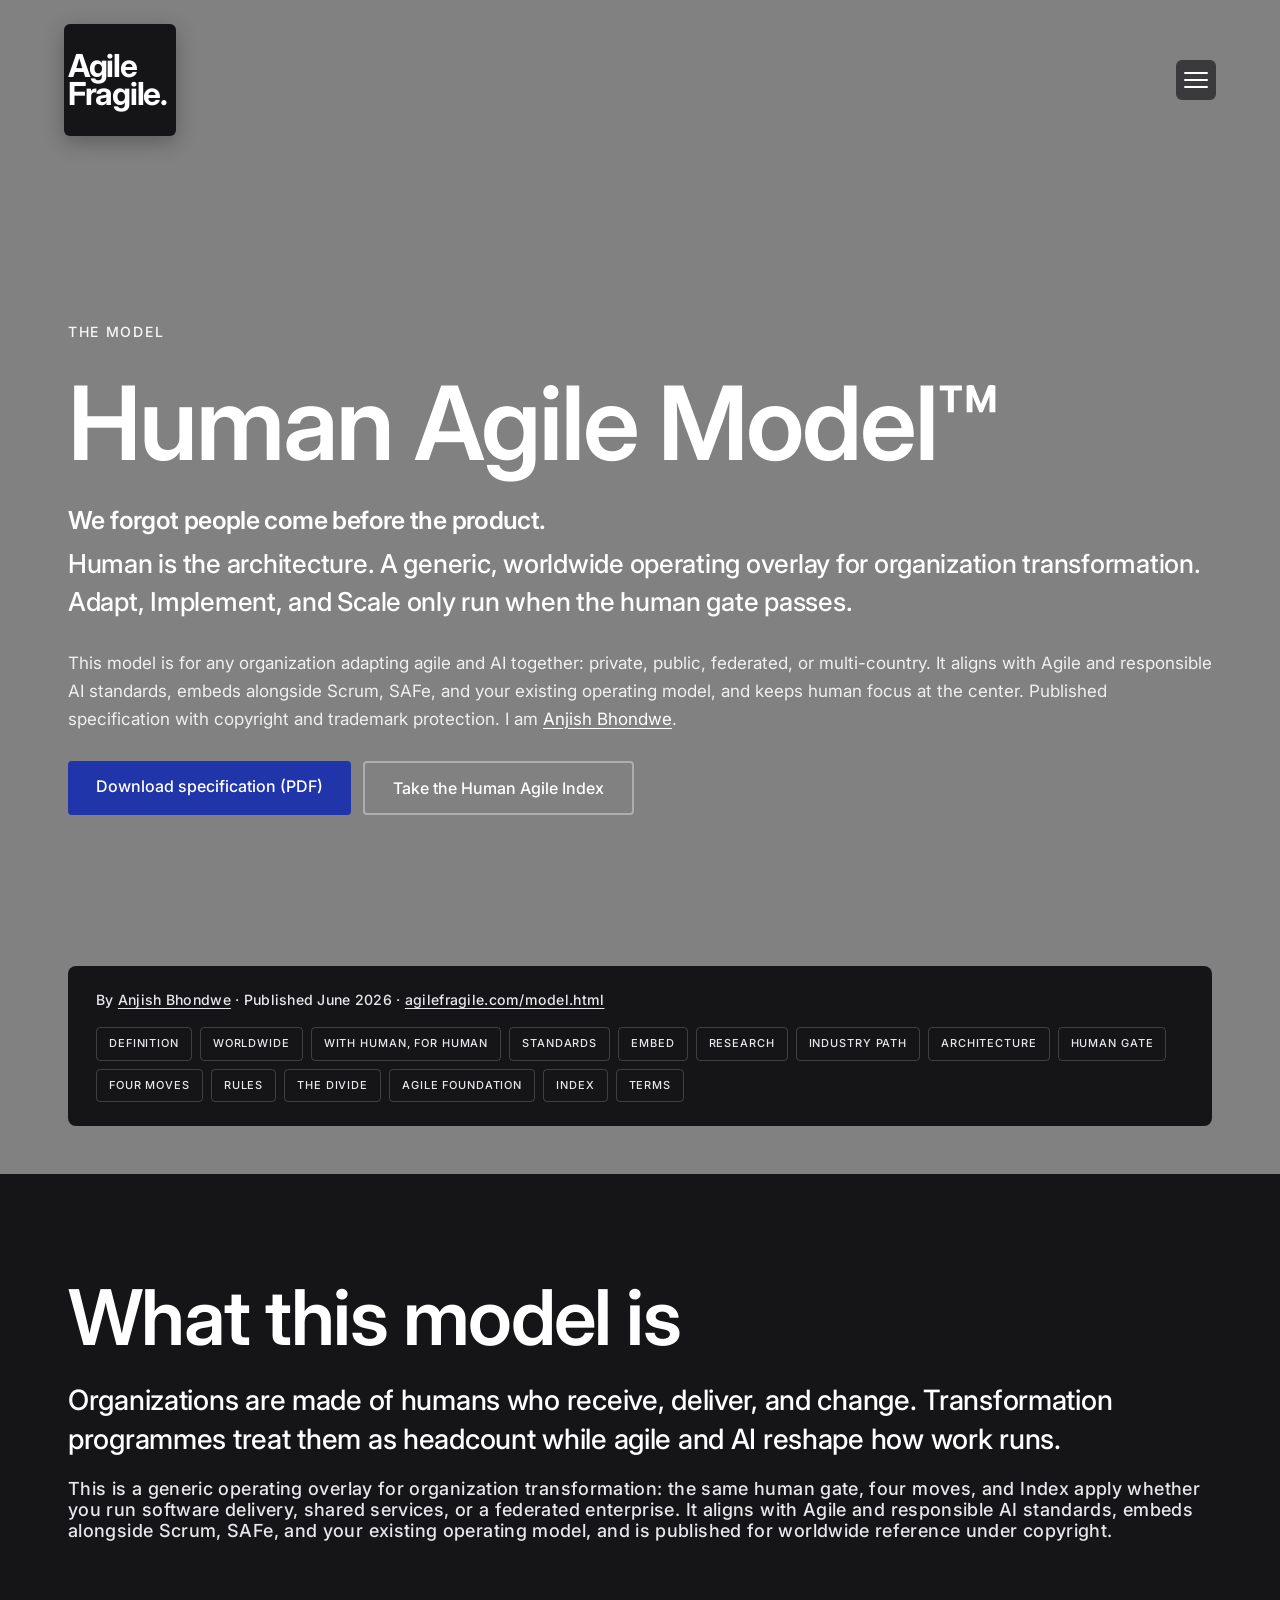
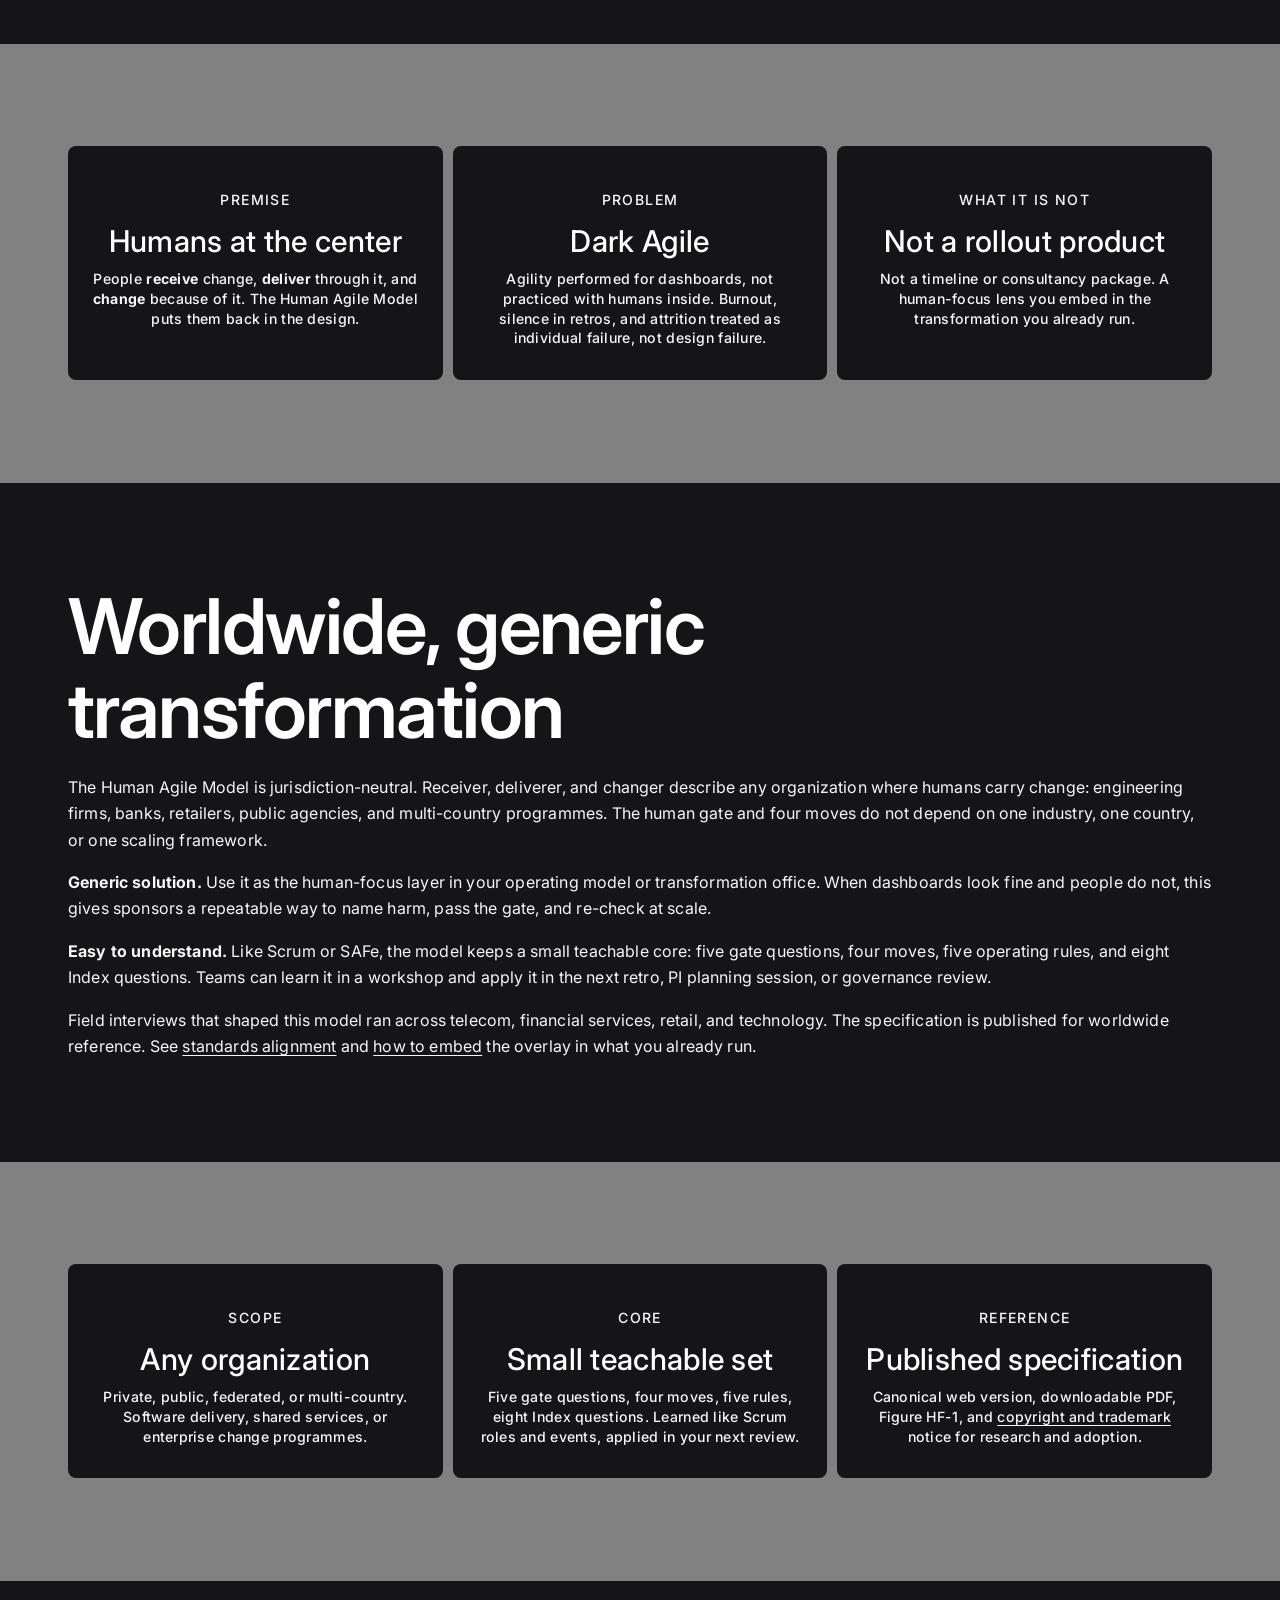
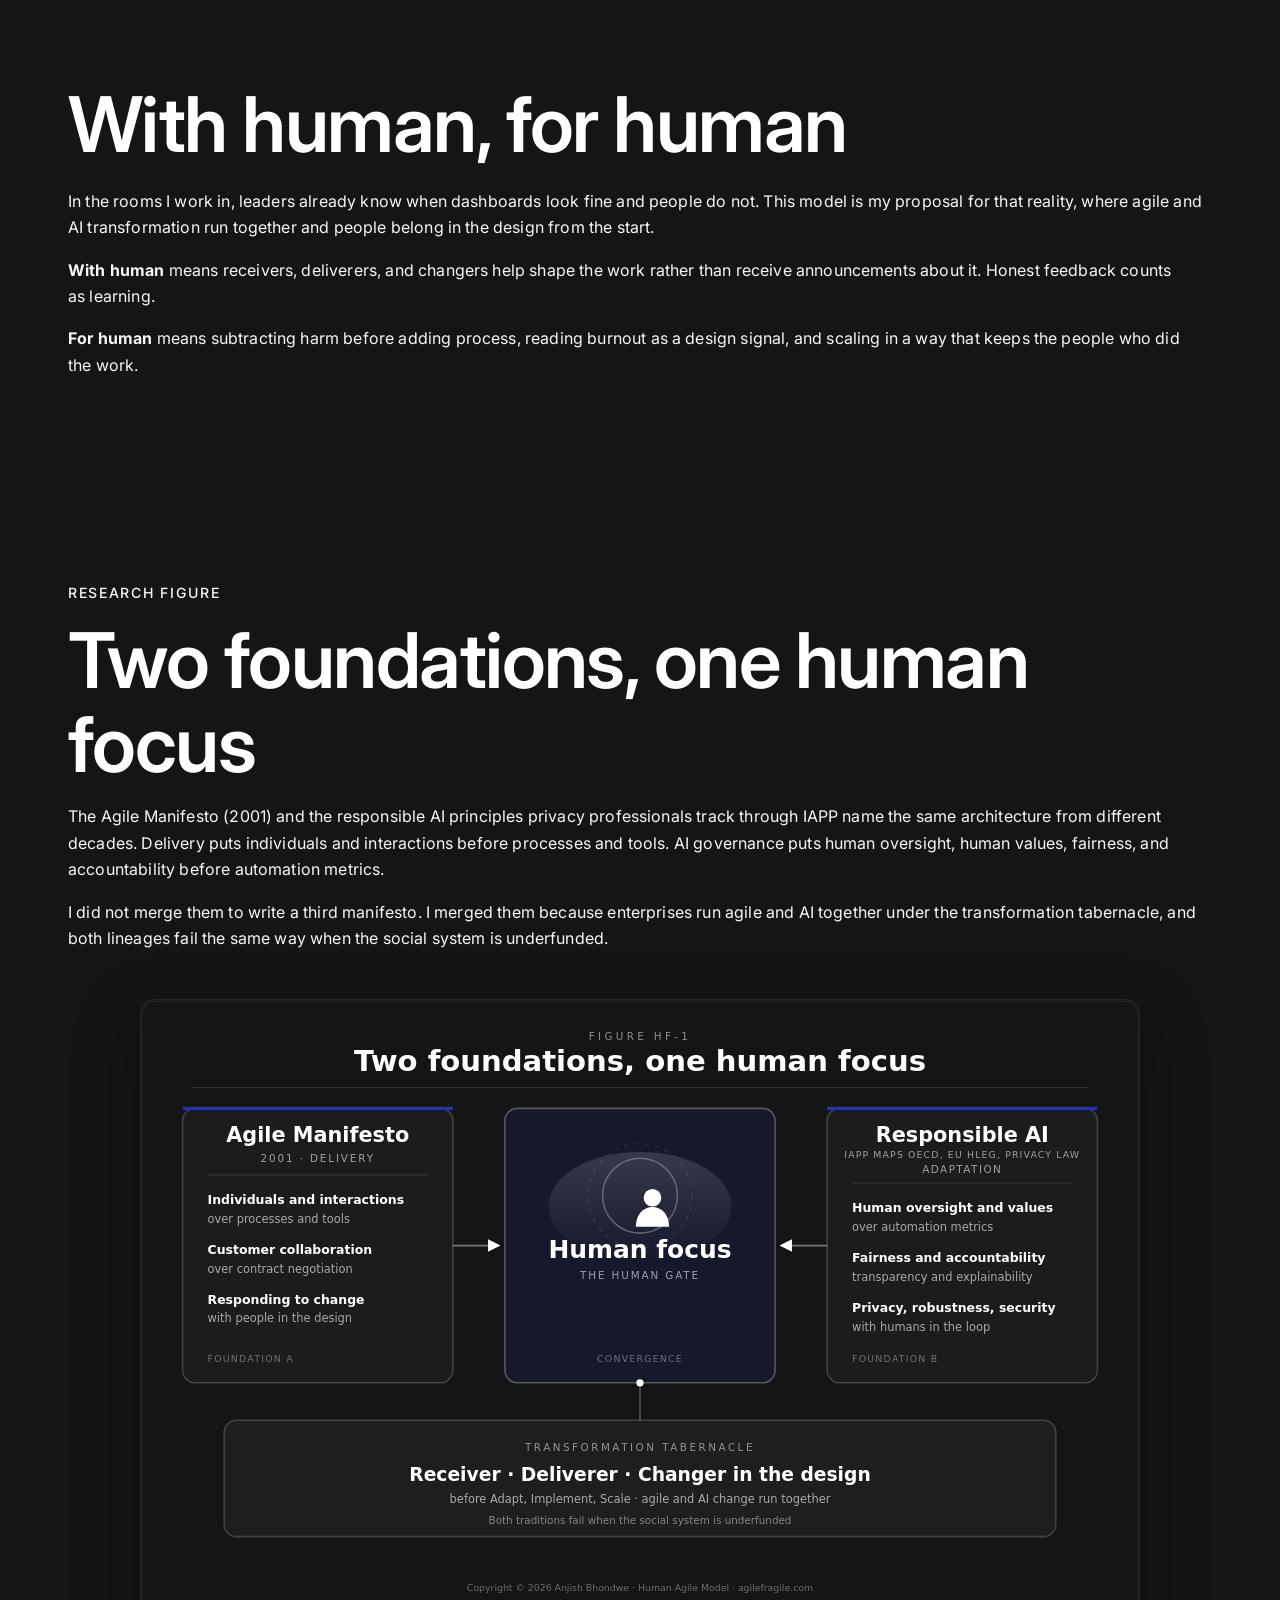
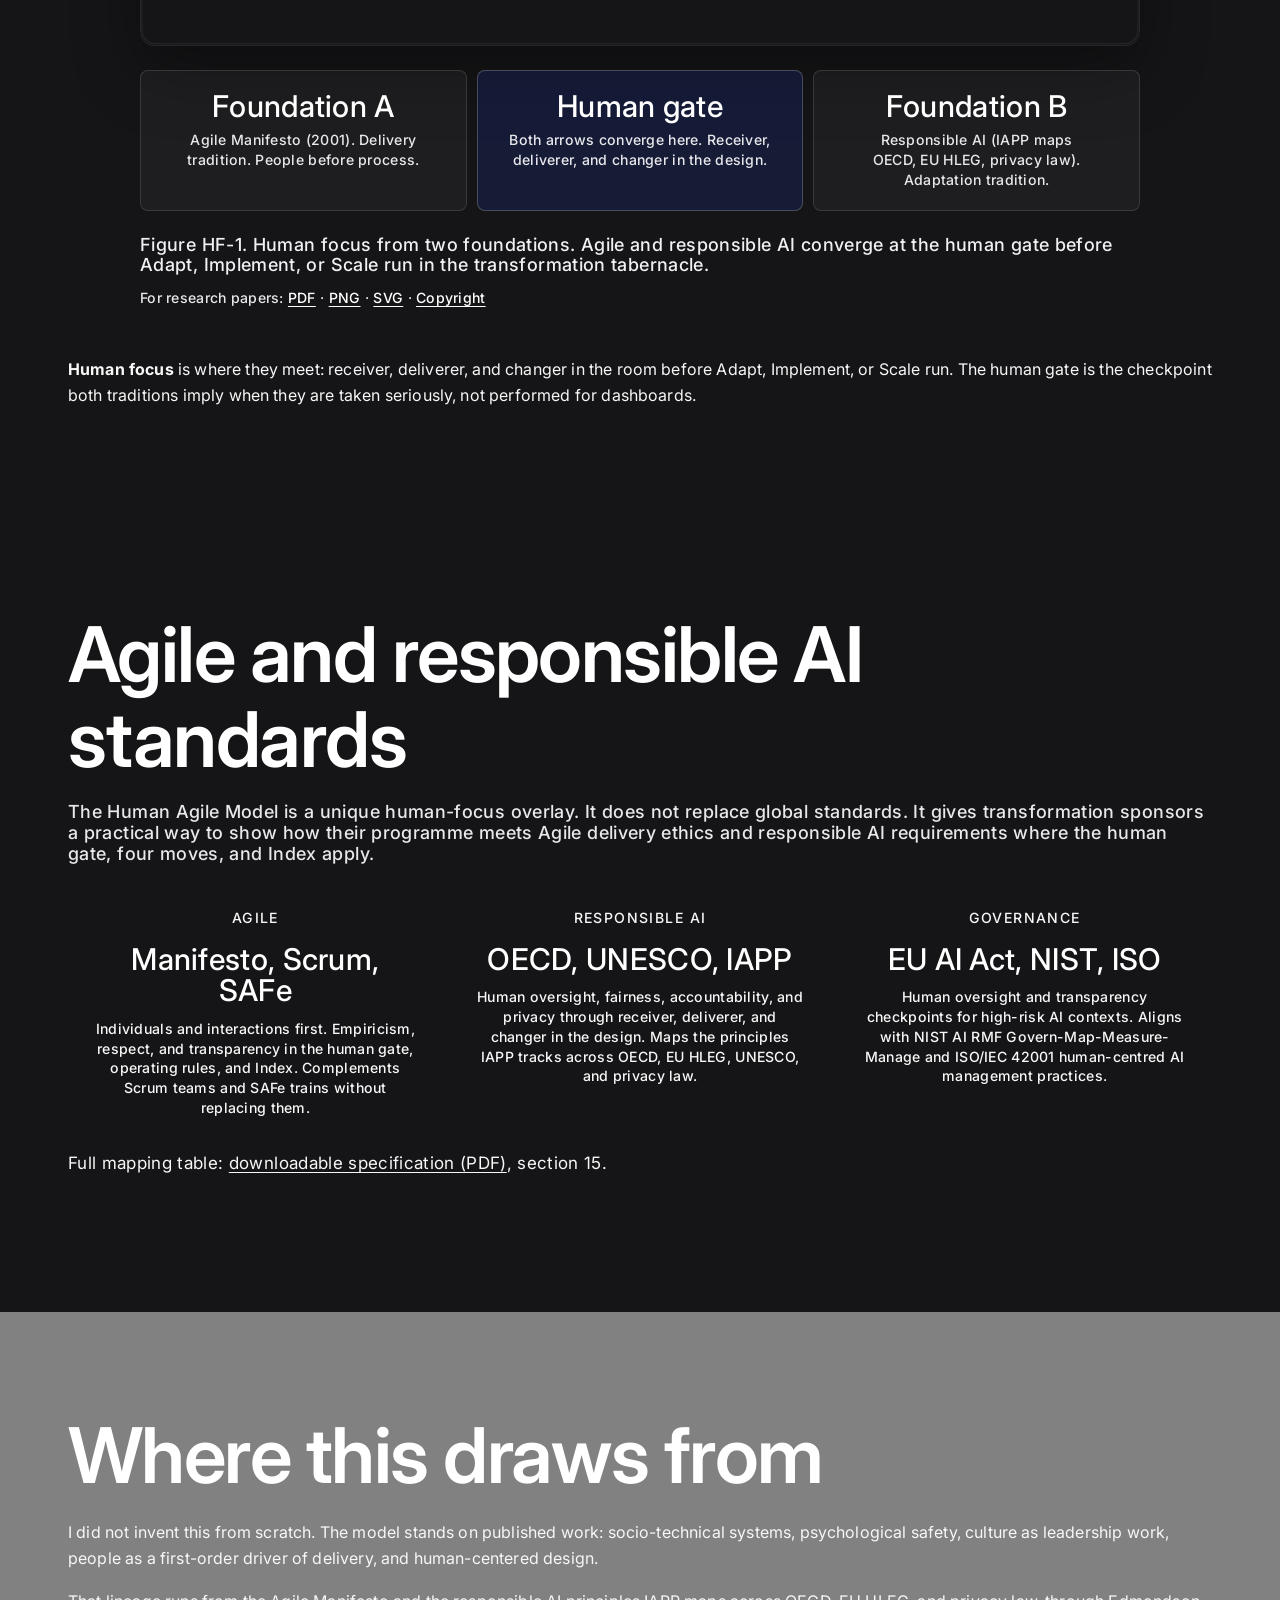
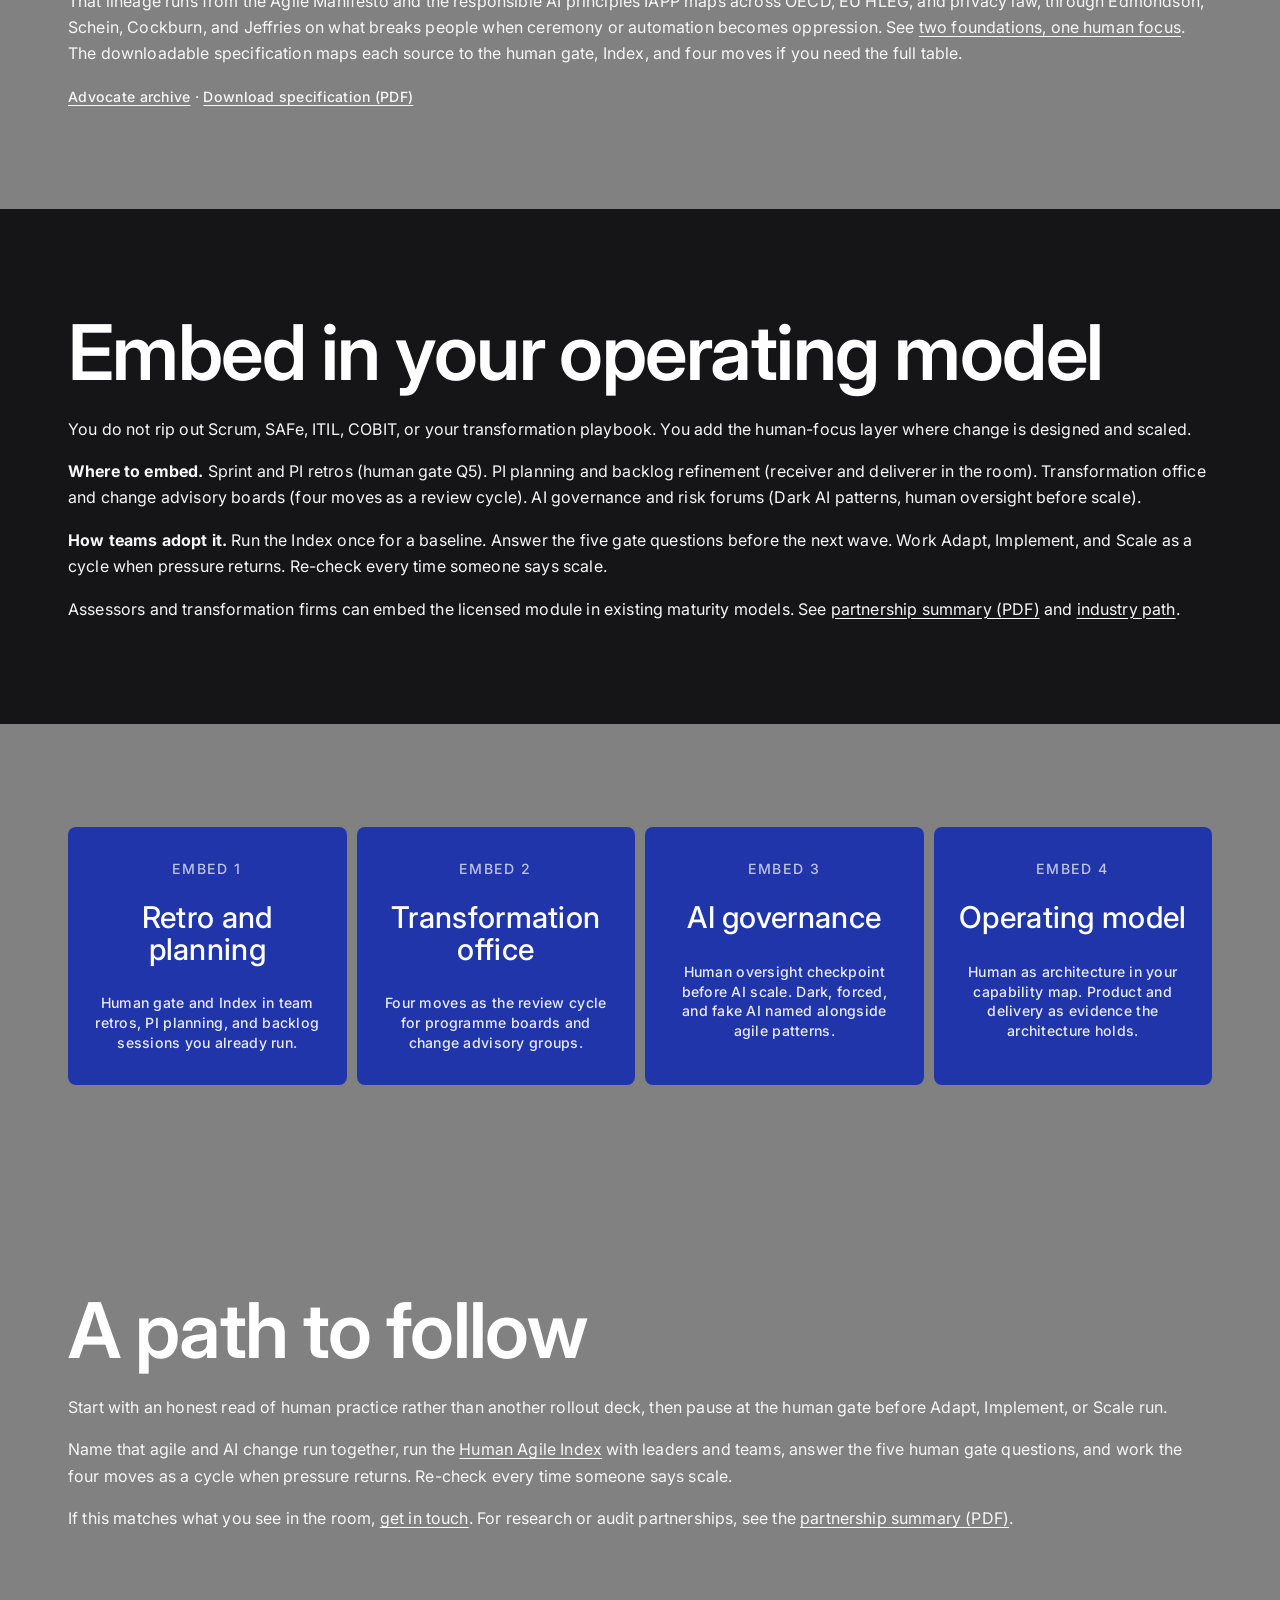
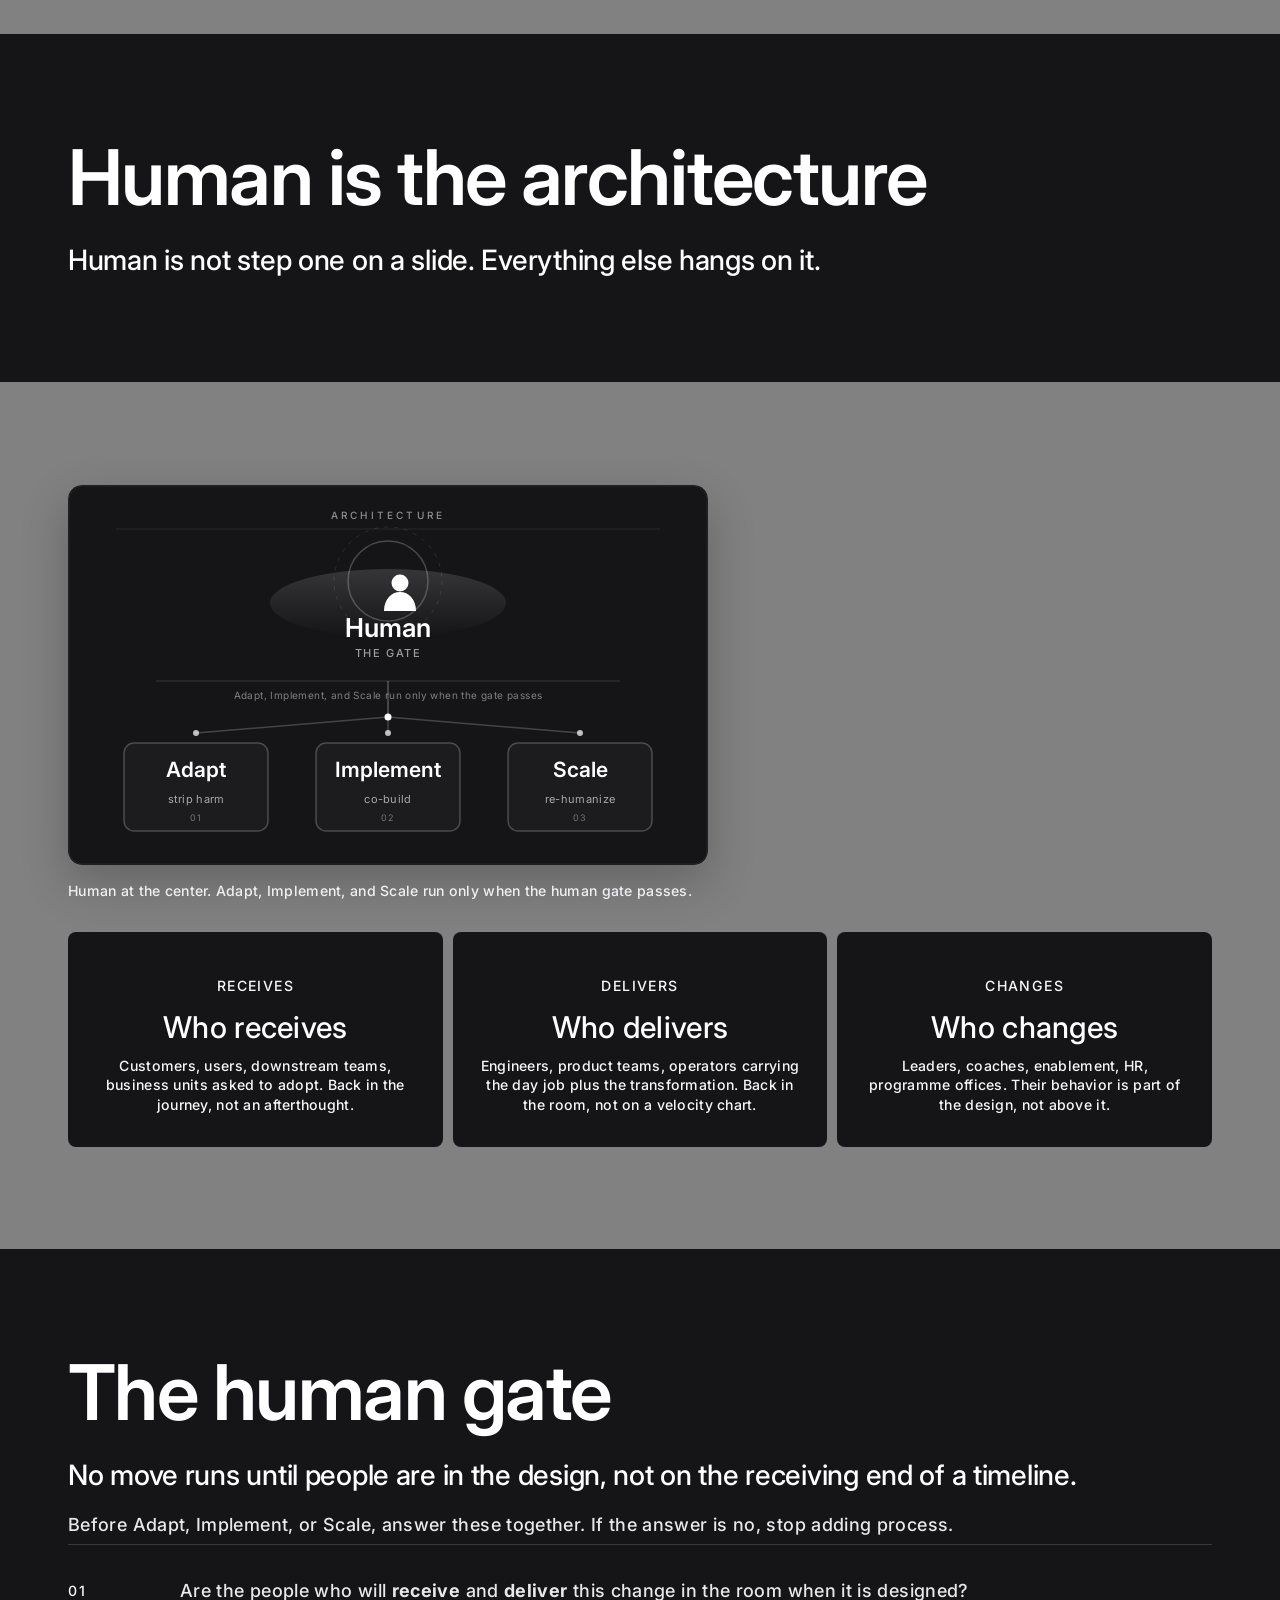
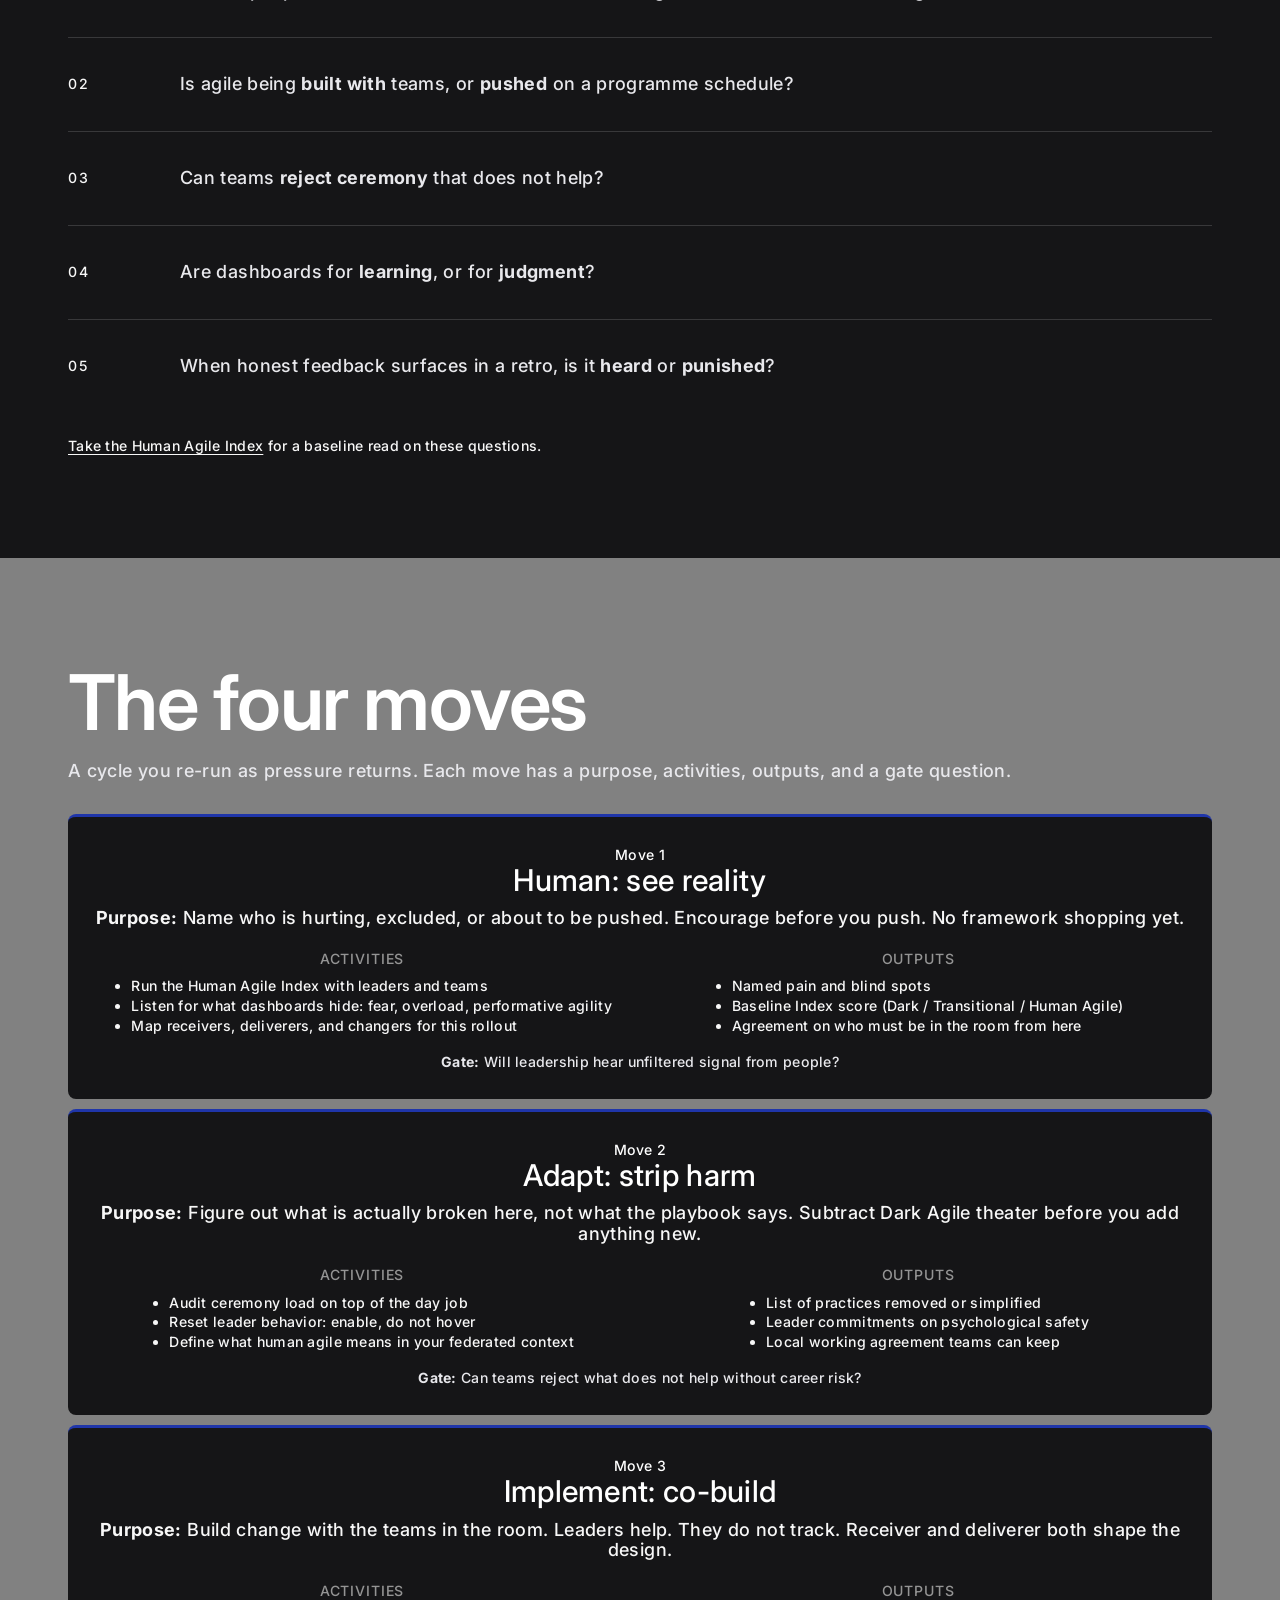
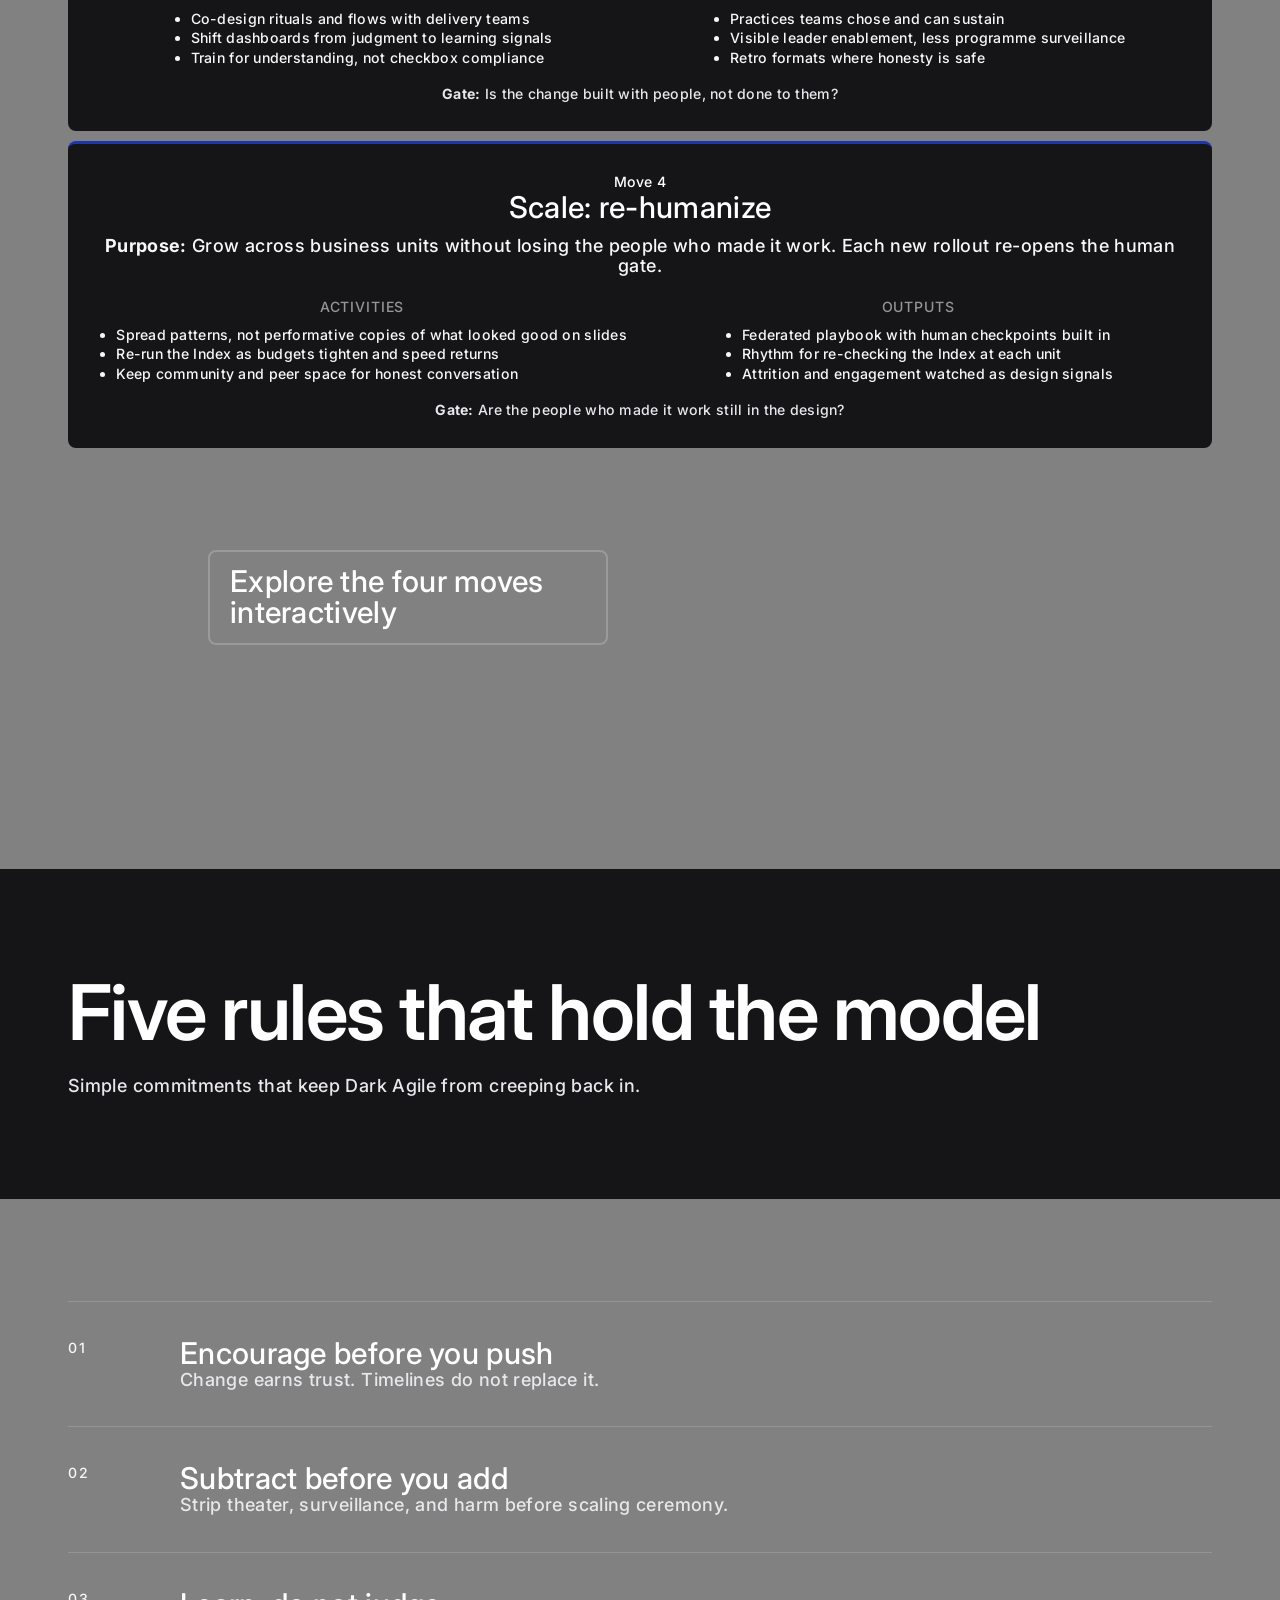
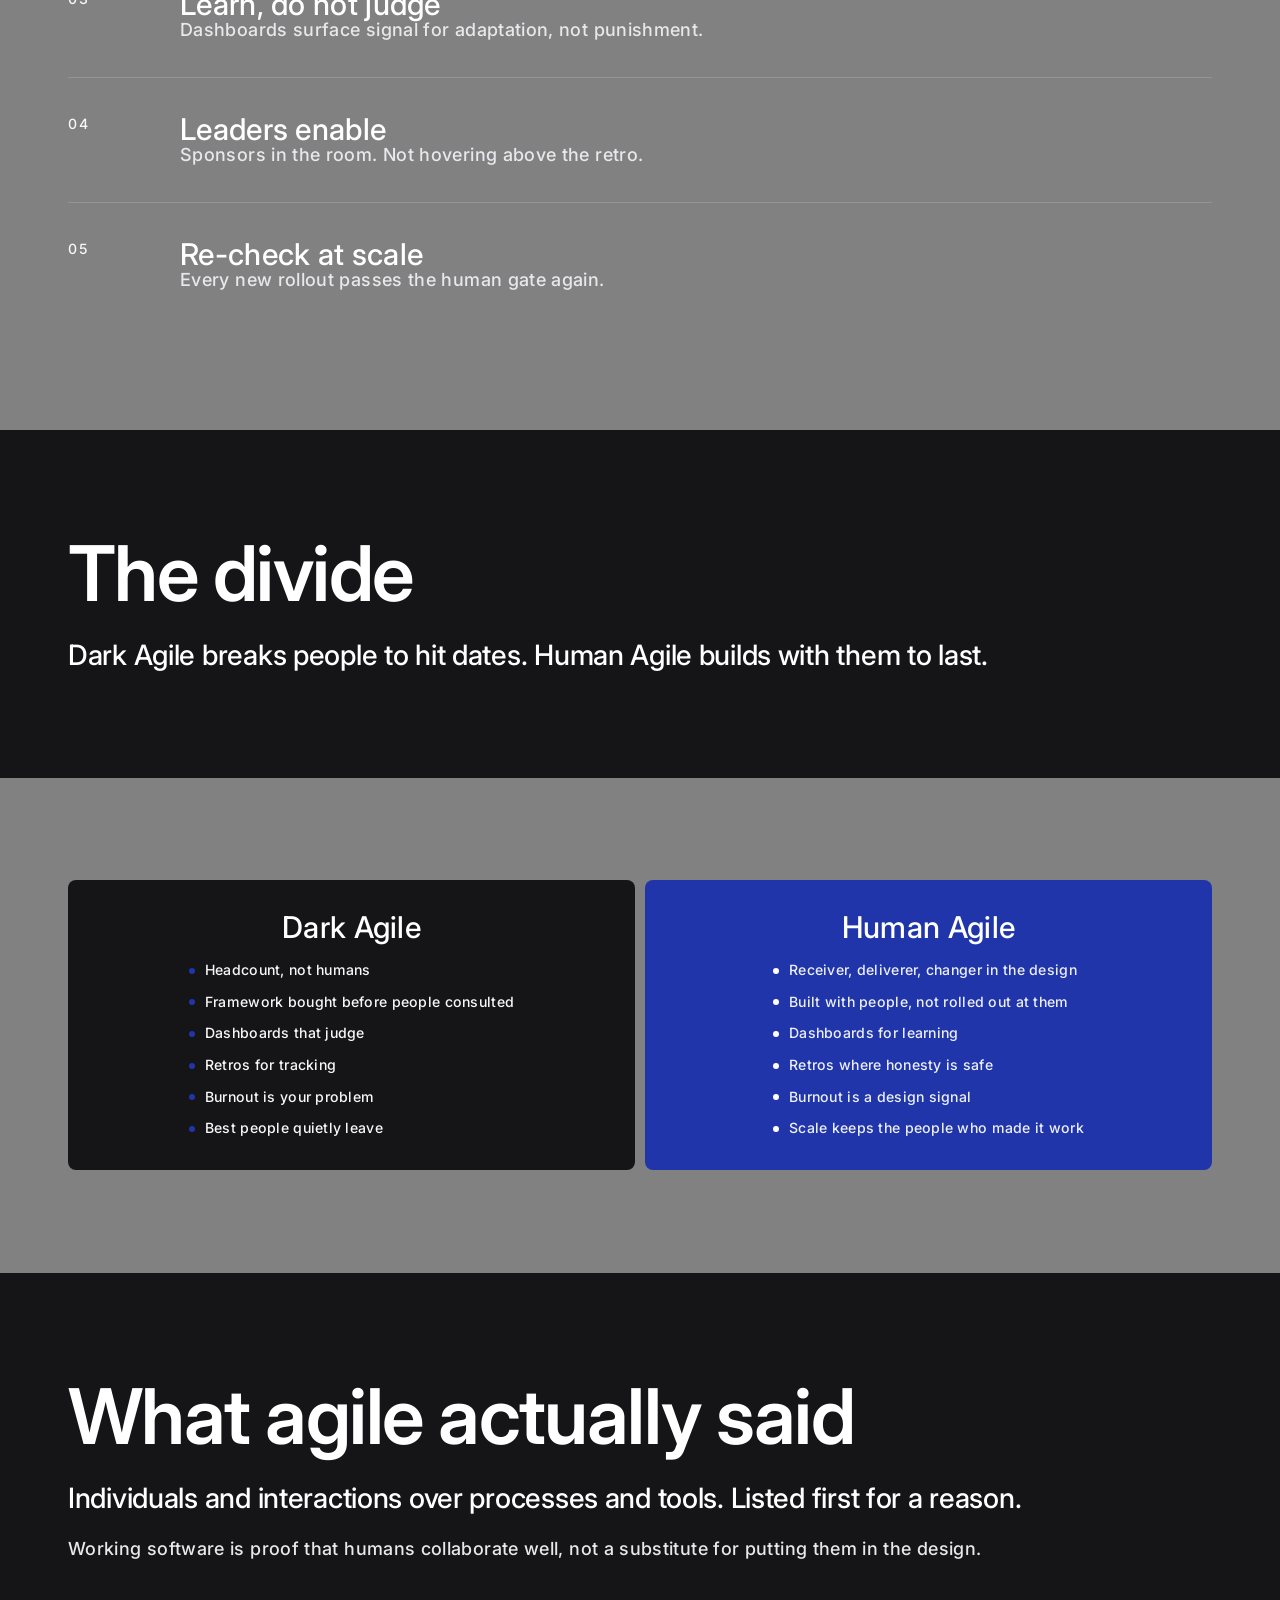
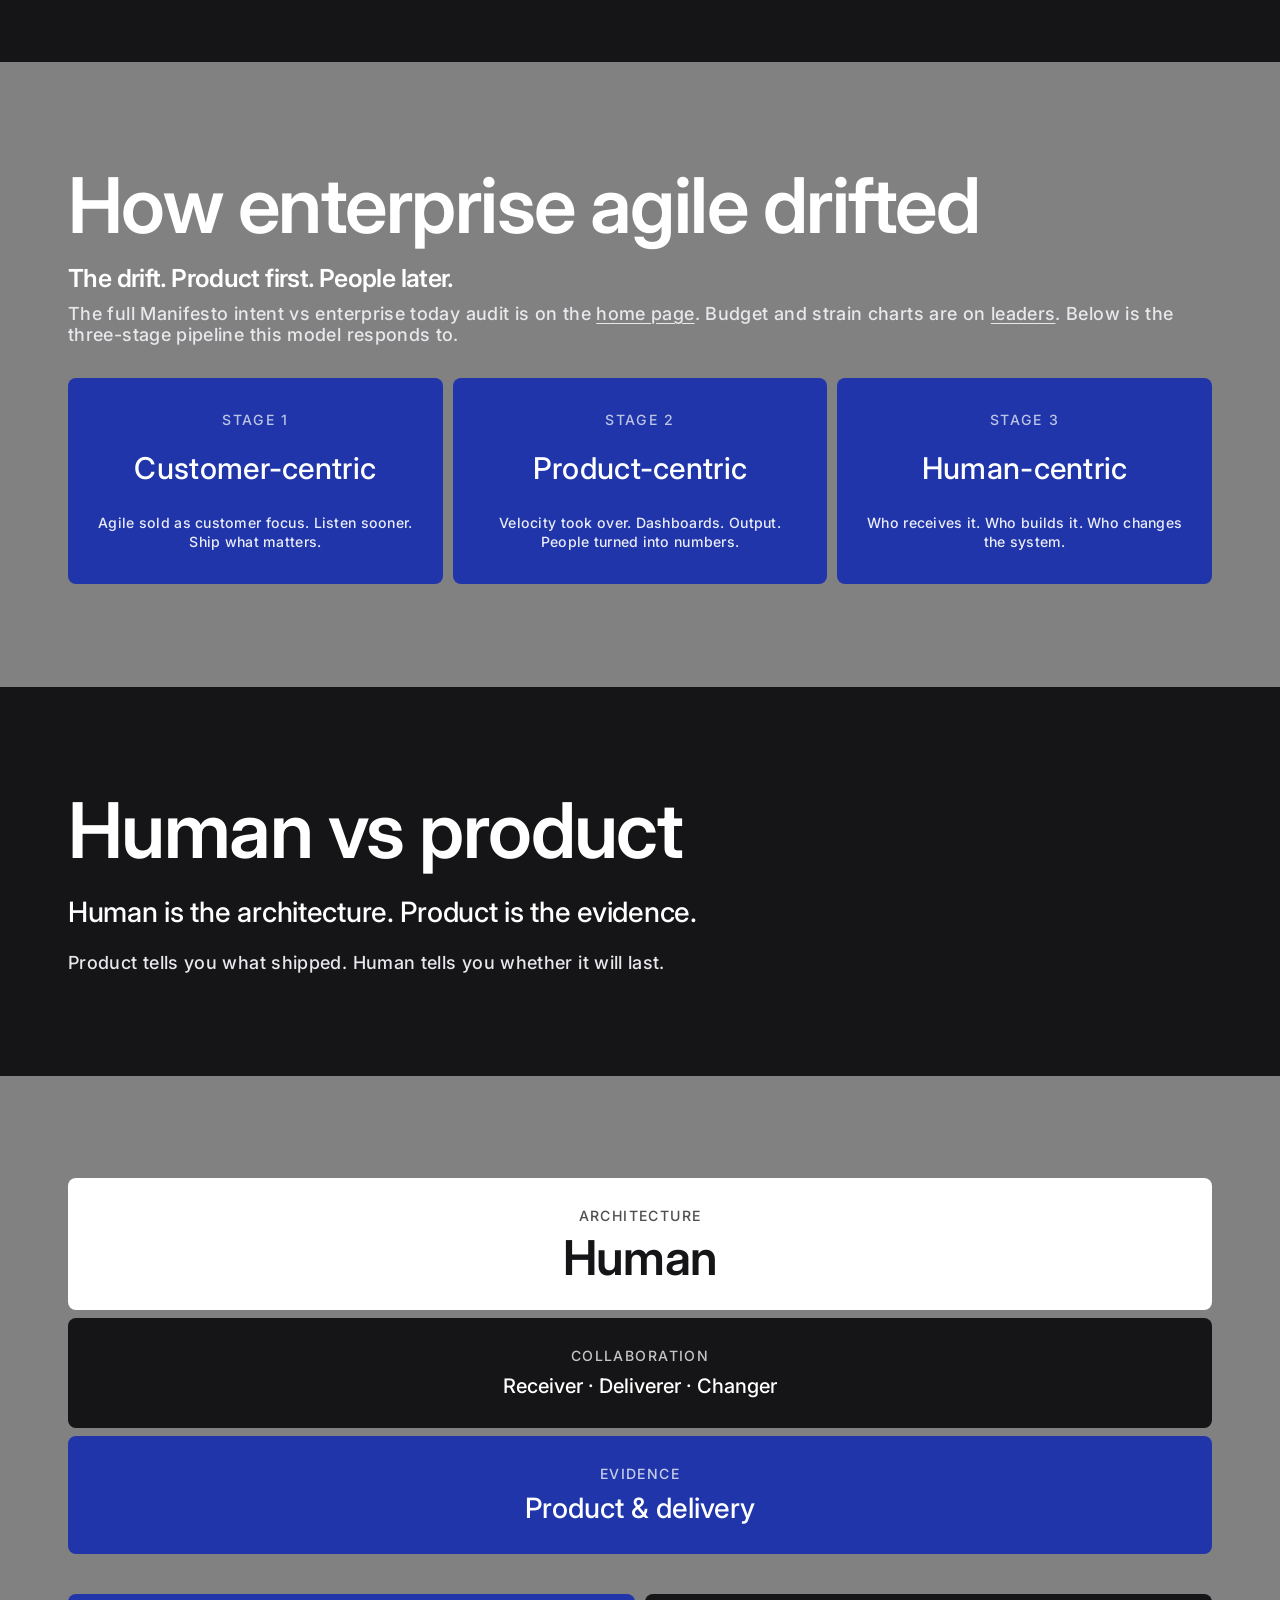
<file: model.html>
<!DOCTYPE html>
<html lang="en">
<head>
  <meta charset="UTF-8">
  <meta name="viewport" content="width=device-width, initial-scale=1.0">
  <meta name="description" content="The Human Agile Model: a worldwide, embeddable operating overlay for organization transformation. Human gate, four moves, Agile and responsible AI standards alignment. Specification by Anjish Bhondwe.">
  <title>The Human Agile Model: Specification | Agile Fragile</title>
  <link rel="icon" href="/assets/favicon.svg" type="image/svg+xml">
  <link rel="icon" href="/assets/favicon-32.png" type="image/png" sizes="32x32">
  <link rel="icon" href="/assets/favicon-16.png" type="image/png" sizes="16x16">
  <link rel="apple-touch-icon" href="/assets/apple-touch-icon.png" sizes="180x180">
  <link rel="preconnect" href="https://fonts.googleapis.com">
  <link rel="preconnect" href="https://fonts.gstatic.com" crossorigin>
  <link href="https://fonts.googleapis.com/css2?family=Inter:ital,opsz,wght@0,14..32,400;0,14..32,500;0,14..32,600;0,14..32,700;1,14..32,400;1,14..32,500&display=swap" rel="stylesheet">
  <link rel="stylesheet" href="/assets/site.css">
</head>
<body>
  <header class="site-header">
    <a href="/" class="logo" aria-label="Agile Fragile">
      <div class="logo-mark-box logo-mark-box--header">
        <span class="logo-mark-stack">
          <span class="logo-mark-line">Agile</span>
          <span class="logo-mark-line">Fragile.</span>
        </span>
      </div>
    </a>
    <button type="button" class="nav-toggle" aria-expanded="false" aria-controls="site-nav" aria-label="Open menu">
      <span></span><span></span><span></span>
    </button>
    <nav class="header-links" id="site-nav">
      <a href="/about.html">Story</a>
      <a href="/model.html" aria-current="page">Model</a>
      <a href="/leaders.html">For leaders</a>
      <a href="/how-we-work.html">Proposal</a>
      <a href="/contact.html">Contact</a>
      <a href="/#index">Human Agile Index</a>
    </nav>
  </header>

  <main>
    <article id="model-document" class="model-document">
    <section class="section hero contain">
      <p class="eyebrow">The model</p>
      <h1 class="t-h-2">Human Agile Model™</h1>
      <p class="hero-lead"><span class="focus-line">We forgot people come before the product.</span> Human is the architecture. A generic, worldwide operating overlay for organization transformation. Adapt, Implement, and Scale only run when the human gate passes.</p>
      <p class="hero-intro">This model is for any organization adapting agile and AI together: private, public, federated, or multi-country. It aligns with Agile and responsible AI standards, embeds alongside Scrum, SAFe, and your existing operating model, and keeps human focus at the center. Published specification with copyright and trademark protection. I am <a href="https://anjishbhondwe.com" class="text-link" target="_blank" rel="noopener noreferrer">Anjish Bhondwe</a>.</p>
      <div class="cta-row">
        <a href="/downloads/human-agile-model-specification.pdf" class="hero-cta" download>Download specification (PDF)</a>
        <a href="/#index" class="btn-secondary">Take the Human Agile Index</a>
      </div>
    </section>

    <section class="section contain" id="model-document-info">
      <div class="model-doc-bar">
        <p class="model-doc-byline t-b-3">By <a href="https://anjishbhondwe.com" class="text-link" target="_blank" rel="noopener noreferrer">Anjish Bhondwe</a> · Published June 2026 · <a href="https://agilefragile.com/model.html" class="text-link">agilefragile.com/model.html</a></p>
        <nav class="model-jump" aria-label="Jump to section">
          <a href="#model-definition">Definition</a>
          <a href="#worldwide-applicability">Worldwide</a>
          <a href="#with-human-for-human">With human, for human</a>
          <a href="#standards-alignment">Standards</a>
          <a href="#embed-in-your-model">Embed</a>
          <a href="#research-foundation">Research</a>
          <a href="#industry-proposal">Industry path</a>
          <a href="#model-architecture">Architecture</a>
          <a href="#human-gate">Human gate</a>
          <a href="#four-moves-spec">Four moves</a>
          <a href="#operating-rules">Rules</a>
          <a href="#model-divide">The divide</a>
          <a href="#agile-foundation">Agile foundation</a>
          <a href="#index-scoring">Index</a>
          <a href="#model-glossary">Terms</a>
        </nav>
      </div>
    </section>

    <section class="concept-section" id="model-definition">
      <div class="contain concept-inner">
        <h2 class="t-h-3">What this model is</h2>
        <p class="thesis">Organizations are made of humans who receive, deliver, and change. Transformation programmes treat them as headcount while agile and AI reshape how work runs.</p>
        <p class="intro t-b-2">This is a generic operating overlay for organization transformation: the same human gate, four moves, and Index apply whether you run software delivery, shared services, or a federated enterprise. It aligns with Agile and responsible AI standards, embeds alongside Scrum, SAFe, and your existing operating model, and is published for worldwide reference under copyright.</p>
      </div>
    </section>

    <section class="section contain">
      <div class="detail-grid">
        <article class="detail-card">
          <p class="card-tag t-b-3">Premise</p>
          <h3 class="t-h-5">Humans at the center</h3>
          <p class="t-b-3">People <strong>receive</strong> change, <strong>deliver</strong> through it, and <strong>change</strong> because of it. The Human Agile Model puts them back in the design.</p>
        </article>
        <article class="detail-card">
          <p class="card-tag t-b-3">Problem</p>
          <h3 class="t-h-5">Dark Agile</h3>
          <p class="t-b-3">Agility performed for dashboards, not practiced with humans inside. Burnout, silence in retros, and attrition treated as individual failure, not design failure.</p>
        </article>
        <article class="detail-card">
          <p class="card-tag t-b-3">What it is not</p>
          <h3 class="t-h-5">Not a rollout product</h3>
          <p class="t-b-3">Not a timeline or consultancy package. A human-focus lens you embed in the transformation you already run.</p>
        </article>
      </div>
    </section>

    <section class="concept-section" id="worldwide-applicability">
      <div class="contain concept-inner concept-inner--prose">
        <h2 class="t-h-3">Worldwide, generic transformation</h2>
        <div class="story-prose t-b-2">
          <p>The Human Agile Model is jurisdiction-neutral. Receiver, deliverer, and changer describe any organization where humans carry change: engineering firms, banks, retailers, public agencies, and multi-country programmes. The human gate and four moves do not depend on one industry, one country, or one scaling framework.</p>
          <p><strong>Generic solution.</strong> Use it as the human-focus layer in your operating model or transformation office. When dashboards look fine and people do not, this gives sponsors a repeatable way to name harm, pass the gate, and re-check at scale.</p>
          <p><strong>Easy to understand.</strong> Like Scrum or SAFe, the model keeps a small teachable core: five gate questions, four moves, five operating rules, and eight Index questions. Teams can learn it in a workshop and apply it in the next retro, PI planning session, or governance review.</p>
          <p>Field interviews that shaped this model ran across telecom, financial services, retail, and technology. The specification is published for worldwide reference. See <a href="#standards-alignment" class="text-link">standards alignment</a> and <a href="#embed-in-your-model" class="text-link">how to embed</a> the overlay in what you already run.</p>
        </div>
      </div>
    </section>

    <section class="section contain">
      <div class="detail-grid">
        <article class="detail-card">
          <p class="card-tag t-b-3">Scope</p>
          <h3 class="t-h-5">Any organization</h3>
          <p class="t-b-3">Private, public, federated, or multi-country. Software delivery, shared services, or enterprise change programmes.</p>
        </article>
        <article class="detail-card">
          <p class="card-tag t-b-3">Core</p>
          <h3 class="t-h-5">Small teachable set</h3>
          <p class="t-b-3">Five gate questions, four moves, five rules, eight Index questions. Learned like Scrum roles and events, applied in your next review.</p>
        </article>
        <article class="detail-card">
          <p class="card-tag t-b-3">Reference</p>
          <h3 class="t-h-5">Published specification</h3>
          <p class="t-b-3">Canonical web version, downloadable PDF, Figure HF-1, and <a href="#model-copyright" class="text-link">copyright and trademark</a> notice for research and adoption.</p>
        </article>
      </div>
    </section>

    <section class="concept-section" id="with-human-for-human">
      <div class="contain concept-inner concept-inner--prose">
        <h2 class="t-h-3">With human, for human</h2>
        <div class="story-prose t-b-2">
          <p>In the rooms I work in, leaders already know when dashboards look fine and people do not. This model is my proposal for that reality, where agile and AI transformation run together and people belong in the design from the start.</p>
          <p><strong>With human</strong> means receivers, deliverers, and changers help shape the work rather than receive announcements about it. Honest feedback counts as learning.</p>
          <p><strong>For human</strong> means subtracting harm before adding process, reading burnout as a design signal, and scaling in a way that keeps the people who did the work.</p>
        </div>
      </div>
    </section>

    <section class="concept-section hf-foundations-section" id="human-focus-foundations">
      <div class="contain hf-foundations-layout">
        <header class="hf-foundations-header">
          <p class="eyebrow">Research figure</p>
          <h2 class="t-h-3">Two foundations, one human focus</h2>
          <div class="hf-foundations-lead story-prose t-b-2">
            <p>The Agile Manifesto (2001) and the responsible AI principles privacy professionals track through IAPP name the same architecture from different decades. Delivery puts individuals and interactions before processes and tools. AI governance puts human oversight, human values, fairness, and accountability before automation metrics.</p>
            <p>I did not merge them to write a third manifesto. I merged them because enterprises run agile and AI together under the transformation tabernacle, and both lineages fail the same way when the social system is underfunded.</p>
          </div>
        </header>

        <figure class="hf-showcase" id="figure-hf-1">
          <div class="hf-showcase-stage">
            <object class="hf-showcase-svg" data="/assets/human-focus-foundations-diagram.svg" type="image/svg+xml" aria-label="Figure HF-1. Agile Manifesto and responsible AI principles converge on human focus at the human gate, then flow into the transformation tabernacle.">
              <img src="/assets/human-focus-foundations-diagram.svg" alt="Figure HF-1. Agile Manifesto and responsible AI principles converge on human focus at the human gate, then flow into the transformation tabernacle." width="960" height="620" decoding="async">
            </object>
          </div>
          <div class="hf-showcase-key" aria-label="How to read the figure">
            <article class="hf-showcase-key-item">
              <h3 class="t-h-5">Foundation A</h3>
              <p class="t-b-3">Agile Manifesto (2001). Delivery tradition. People before process.</p>
            </article>
            <article class="hf-showcase-key-item hf-showcase-key-item--gate">
              <h3 class="t-h-5">Human gate</h3>
              <p class="t-b-3">Both arrows converge here. Receiver, deliverer, and changer in the design.</p>
            </article>
            <article class="hf-showcase-key-item">
              <h3 class="t-h-5">Foundation B</h3>
              <p class="t-b-3">Responsible AI (IAPP maps OECD, EU HLEG, privacy law). Adaptation tradition.</p>
            </article>
          </div>
          <figcaption class="hf-showcase-caption t-b-2">Figure HF-1. Human focus from two foundations. Agile and responsible AI converge at the human gate before Adapt, Implement, or Scale run in the transformation tabernacle.</figcaption>
          <p class="hf-showcase-downloads t-b-3">For research papers: <a href="/downloads/human-focus-foundations-figure.pdf" class="text-link" download>PDF</a> · <a href="/downloads/human-focus-foundations-figure.png" class="text-link" download>PNG</a> · <a href="/downloads/human-focus-foundations-figure.svg" class="text-link" download>SVG</a> · <a href="#model-copyright" class="text-link">Copyright</a></p>
        </figure>

        <div class="hf-foundations-footer story-prose t-b-2">
          <p><strong>Human focus</strong> is where they meet: receiver, deliverer, and changer in the room before Adapt, Implement, or Scale run. The human gate is the checkpoint both traditions imply when they are taken seriously, not performed for dashboards.</p>
        </div>
      </div>
    </section>

    <section class="concept-section" id="standards-alignment">
      <div class="contain concept-inner">
        <h2 class="t-h-3">Agile and responsible AI standards</h2>
        <p class="intro t-b-2">The Human Agile Model is a unique human-focus overlay. It does not replace global standards. It gives transformation sponsors a practical way to show how their programme meets Agile delivery ethics and responsible AI requirements where the human gate, four moves, and Index apply.</p>
      </div>
      <div class="contain">
        <div class="detail-grid">
          <article class="detail-card">
            <p class="card-tag t-b-3">Agile</p>
            <h3 class="t-h-5">Manifesto, Scrum, SAFe</h3>
            <p class="t-b-3">Individuals and interactions first. Empiricism, respect, and transparency in the human gate, operating rules, and Index. Complements Scrum teams and SAFe trains without replacing them.</p>
          </article>
          <article class="detail-card">
            <p class="card-tag t-b-3">Responsible AI</p>
            <h3 class="t-h-5">OECD, UNESCO, IAPP</h3>
            <p class="t-b-3">Human oversight, fairness, accountability, and privacy through receiver, deliverer, and changer in the design. Maps the principles IAPP tracks across OECD, EU HLEG, UNESCO, and privacy law.</p>
          </article>
          <article class="detail-card">
            <p class="card-tag t-b-3">Governance</p>
            <h3 class="t-h-5">EU AI Act, NIST, ISO</h3>
            <p class="t-b-3">Human oversight and transparency checkpoints for high-risk AI contexts. Aligns with NIST AI RMF Govern-Map-Measure-Manage and ISO/IEC 42001 human-centred AI management practices.</p>
          </article>
        </div>
        <p class="section-lead t-b-3">Full mapping table: <a href="/downloads/human-agile-model-specification.pdf" class="text-link" download>downloadable specification (PDF)</a>, section 15.</p>
      </div>
    </section>

    <section class="section contain prose-section" id="research-foundation">
      <h2 class="t-h-3">Where this draws from</h2>
      <div class="story-prose t-b-2">
        <p>I did not invent this from scratch. The model stands on published work: socio-technical systems, psychological safety, culture as leadership work, people as a first-order driver of delivery, and human-centered design.</p>
        <p>That lineage runs from the Agile Manifesto and the responsible AI principles IAPP maps across OECD, EU HLEG, and privacy law, through Edmondson, Schein, Cockburn, and Jeffries on what breaks people when ceremony or automation becomes oppression. See <a href="#human-focus-foundations" class="text-link">two foundations, one human focus</a>. The downloadable specification maps each source to the human gate, Index, and four moves if you need the full table.</p>
      </div>
      <p class="prose-follow t-b-3"><a href="/leaders.html#leader-voices" class="text-link">Advocate archive</a> · <a href="/downloads/human-agile-model-specification.pdf" class="text-link" download>Download specification (PDF)</a></p>
    </section>

    <section class="concept-section" id="embed-in-your-model">
      <div class="contain concept-inner concept-inner--prose">
        <h2 class="t-h-3">Embed in your operating model</h2>
        <div class="story-prose t-b-2">
          <p>You do not rip out Scrum, SAFe, ITIL, COBIT, or your transformation playbook. You add the human-focus layer where change is designed and scaled.</p>
          <p><strong>Where to embed.</strong> Sprint and PI retros (human gate Q5). PI planning and backlog refinement (receiver and deliverer in the room). Transformation office and change advisory boards (four moves as a review cycle). AI governance and risk forums (Dark AI patterns, human oversight before scale).</p>
          <p><strong>How teams adopt it.</strong> Run the Index once for a baseline. Answer the five gate questions before the next wave. Work Adapt, Implement, and Scale as a cycle when pressure returns. Re-check every time someone says scale.</p>
          <p>Assessors and transformation firms can embed the licensed module in existing maturity models. See <a href="/downloads/partnership-and-licensing.pdf" class="text-link" download>partnership summary (PDF)</a> and <a href="#industry-proposal" class="text-link">industry path</a>.</p>
        </div>
      </div>
    </section>

    <section class="section contain">
      <div class="model-pipeline four">
        <div class="pipeline-step">
          <p class="step-num t-b-3">Embed 1</p>
          <h3 class="t-h-5">Retro and planning</h3>
          <p class="step-desc t-b-3">Human gate and Index in team retros, PI planning, and backlog sessions you already run.</p>
        </div>
        <div class="pipeline-step">
          <p class="step-num t-b-3">Embed 2</p>
          <h3 class="t-h-5">Transformation office</h3>
          <p class="step-desc t-b-3">Four moves as the review cycle for programme boards and change advisory groups.</p>
        </div>
        <div class="pipeline-step">
          <p class="step-num t-b-3">Embed 3</p>
          <h3 class="t-h-5">AI governance</h3>
          <p class="step-desc t-b-3">Human oversight checkpoint before AI scale. Dark, forced, and fake AI named alongside agile patterns.</p>
        </div>
        <div class="pipeline-step">
          <p class="step-num t-b-3">Embed 4</p>
          <h3 class="t-h-5">Operating model</h3>
          <p class="step-desc t-b-3">Human as architecture in your capability map. Product and delivery as evidence the architecture holds.</p>
        </div>
      </div>
    </section>

    <section class="section contain prose-section" id="industry-proposal">
      <h2 class="t-h-3">A path to follow</h2>
      <div class="story-prose t-b-2">
        <p>Start with an honest read of human practice rather than another rollout deck, then pause at the human gate before Adapt, Implement, or Scale run.</p>
        <p>Name that agile and AI change run together, run the <a href="/#index" class="text-link">Human Agile Index</a> with leaders and teams, answer the five human gate questions, and work the four moves as a cycle when pressure returns. Re-check every time someone says scale.</p>
        <p>If this matches what you see in the room, <a href="/contact.html" class="text-link">get in touch</a>. For research or audit partnerships, see the <a href="/downloads/partnership-and-licensing.pdf" class="text-link" download>partnership summary (PDF)</a>.</p>
      </div>
    </section>


    <section class="concept-section" id="model-architecture">
      <div class="contain concept-inner">
        <h2 class="t-h-3">Human is the architecture</h2>
        <p class="thesis">Human is not step one on a slide. Everything else hangs on it.</p>
      </div>
    </section>

    <section class="section contain">
      <figure class="model-diagram" aria-labelledby="model-diagram-caption">
        <svg viewBox="0 0 640 380" role="img" aria-label="Human Agile Model architecture diagram: Human gate at center, Adapt Implement Scale below">
          <defs>
            <linearGradient id="arch-gate-glow" x1="0" y1="0" x2="0" y2="1">
              <stop offset="0%" stop-color="#ffffff" stop-opacity="0.14"/>
              <stop offset="100%" stop-color="#ffffff" stop-opacity="0"/>
            </linearGradient>
            <filter id="arch-soft" x="-20%" y="-20%" width="140%" height="140%">
              <feGaussianBlur stdDeviation="0.6" result="blur"/>
              <feMerge><feMergeNode in="blur"/><feMergeNode in="SourceGraphic"/></feMerge>
            </filter>
          </defs>
          <rect width="640" height="380" rx="14" fill="#151517"/>
          <rect x="1" y="1" width="638" height="378" rx="13" fill="none" stroke="rgba(255,255,255,0.08)" stroke-width="1"/>
          <text x="320" y="34" text-anchor="middle" fill="rgba(255,255,255,0.52)" font-family="Inter, sans-serif" font-size="10" letter-spacing="3.2" font-weight="500">ARCHITECTURE</text>
          <line x1="48" y1="44" x2="592" y2="44" stroke="rgba(255,255,255,0.08)" stroke-width="1"/>
          <ellipse cx="320" cy="118" rx="118" ry="34" fill="url(#arch-gate-glow)"/>
          <circle cx="320" cy="96" r="40" fill="none" stroke="rgba(255,255,255,0.22)" stroke-width="1.5"/>
          <circle cx="320" cy="96" r="54" fill="none" stroke="rgba(255,255,255,0.1)" stroke-width="1" stroke-dasharray="4 6"/>
          <g transform="translate(308 84) scale(2)" fill="#ffffff" aria-hidden="true">
            <circle cx="12" cy="7" r="4.25"/>
            <path d="M4 21c0-5.8 3.58-9.5 8-9.5s8 3.7 8 9.5"/>
          </g>
          <text x="320" y="152" text-anchor="middle" fill="#ffffff" font-family="Inter, system-ui, sans-serif" font-size="26" font-weight="600">Human</text>
          <text x="320" y="172" text-anchor="middle" fill="rgba(255,255,255,0.58)" font-family="Inter, sans-serif" font-size="11" letter-spacing="1.6" font-weight="500">THE GATE</text>
          <line x1="88" y1="196" x2="552" y2="196" stroke="rgba(255,255,255,0.14)" stroke-width="1"/>
          <text x="320" y="214" text-anchor="middle" fill="rgba(255,255,255,0.46)" font-family="Inter, sans-serif" font-size="10" letter-spacing="0.4">Adapt, Implement, and Scale run only when the gate passes</text>
          <path d="M320 196 L320 232" stroke="rgba(255,255,255,0.28)" stroke-width="1.5"/>
          <path d="M320 232 L128 248" stroke="rgba(255,255,255,0.2)" stroke-width="1.5"/>
          <path d="M320 232 L320 248" stroke="rgba(255,255,255,0.2)" stroke-width="1.5"/>
          <path d="M320 232 L512 248" stroke="rgba(255,255,255,0.2)" stroke-width="1.5"/>
          <circle cx="320" cy="232" r="3.5" fill="#ffffff"/>
          <circle cx="128" cy="248" r="3" fill="rgba(255,255,255,0.72)"/>
          <circle cx="320" cy="248" r="3" fill="rgba(255,255,255,0.72)"/>
          <circle cx="512" cy="248" r="3" fill="rgba(255,255,255,0.72)"/>
          <rect x="56" y="258" width="144" height="88" rx="10" fill="rgba(255,255,255,0.03)" stroke="rgba(255,255,255,0.22)" stroke-width="1.5"/>
          <rect x="248" y="258" width="144" height="88" rx="10" fill="rgba(255,255,255,0.03)" stroke="rgba(255,255,255,0.22)" stroke-width="1.5"/>
          <rect x="440" y="258" width="144" height="88" rx="10" fill="rgba(255,255,255,0.03)" stroke="rgba(255,255,255,0.22)" stroke-width="1.5"/>
          <text x="128" y="292" text-anchor="middle" fill="#ffffff" font-family="Inter, system-ui, sans-serif" font-size="21" font-weight="600">Adapt</text>
          <text x="320" y="292" text-anchor="middle" fill="#ffffff" font-family="Inter, system-ui, sans-serif" font-size="21" font-weight="600">Implement</text>
          <text x="512" y="292" text-anchor="middle" fill="#ffffff" font-family="Inter, system-ui, sans-serif" font-size="21" font-weight="600">Scale</text>
          <text x="128" y="318" text-anchor="middle" fill="rgba(255,255,255,0.62)" font-family="Inter, sans-serif" font-size="11" letter-spacing="0.3">strip harm</text>
          <text x="320" y="318" text-anchor="middle" fill="rgba(255,255,255,0.62)" font-family="Inter, sans-serif" font-size="11" letter-spacing="0.3">co-build</text>
          <text x="512" y="318" text-anchor="middle" fill="rgba(255,255,255,0.62)" font-family="Inter, sans-serif" font-size="11" letter-spacing="0.3">re-humanize</text>
          <text x="128" y="336" text-anchor="middle" fill="rgba(255,255,255,0.38)" font-family="Inter, sans-serif" font-size="9" letter-spacing="1.2">01</text>
          <text x="320" y="336" text-anchor="middle" fill="rgba(255,255,255,0.38)" font-family="Inter, sans-serif" font-size="9" letter-spacing="1.2">02</text>
          <text x="512" y="336" text-anchor="middle" fill="rgba(255,255,255,0.38)" font-family="Inter, sans-serif" font-size="9" letter-spacing="1.2">03</text>
        </svg>
        <figcaption id="model-diagram-caption" class="t-b-3">Human at the center. Adapt, Implement, and Scale run only when the human gate passes.</figcaption>
      </figure>
      <div class="detail-grid model-roles">
        <article class="detail-card">
          <p class="card-tag t-b-3">Receives</p>
          <h3 class="t-h-5">Who receives</h3>
          <p class="t-b-3">Customers, users, downstream teams, business units asked to adopt. Back in the journey, not an afterthought.</p>
        </article>
        <article class="detail-card">
          <p class="card-tag t-b-3">Delivers</p>
          <h3 class="t-h-5">Who delivers</h3>
          <p class="t-b-3">Engineers, product teams, operators carrying the day job plus the transformation. Back in the room, not on a velocity chart.</p>
        </article>
        <article class="detail-card">
          <p class="card-tag t-b-3">Changes</p>
          <h3 class="t-h-5">Who changes</h3>
          <p class="t-b-3">Leaders, coaches, enablement, HR, programme offices. Their behavior is part of the design, not above it.</p>
        </article>
      </div>
    </section>

    <section class="concept-section" id="human-gate">
      <div class="contain concept-inner">
        <h2 class="t-h-3">The human gate</h2>
        <p class="thesis">No move runs until people are in the design, not on the receiving end of a timeline.</p>
        <p class="intro t-b-2">Before Adapt, Implement, or Scale, answer these together. If the answer is no, stop adding process.</p>
      </div>
      <div class="contain">
        <div class="story-arc model-gate">
          <article class="story-beat">
            <span class="beat-num t-b-3">01</span>
            <div>
              <p class="t-b-2">Are the people who will <strong>receive</strong> and <strong>deliver</strong> this change in the room when it is designed?</p>
            </div>
          </article>
          <article class="story-beat">
            <span class="beat-num t-b-3">02</span>
            <div>
              <p class="t-b-2">Is agile being <strong>built with</strong> teams, or <strong>pushed</strong> on a programme schedule?</p>
            </div>
          </article>
          <article class="story-beat">
            <span class="beat-num t-b-3">03</span>
            <div>
              <p class="t-b-2">Can teams <strong>reject ceremony</strong> that does not help?</p>
            </div>
          </article>
          <article class="story-beat">
            <span class="beat-num t-b-3">04</span>
            <div>
              <p class="t-b-2">Are dashboards for <strong>learning</strong>, or for <strong>judgment</strong>?</p>
            </div>
          </article>
          <article class="story-beat">
            <span class="beat-num t-b-3">05</span>
            <div>
              <p class="t-b-2">When honest feedback surfaces in a retro, is it <strong>heard</strong> or <strong>punished</strong>?</p>
            </div>
          </article>
        </div>
        <p class="model-gate-link t-b-3"><a href="/#index" class="text-link">Take the Human Agile Index</a> for a baseline read on these questions.</p>
      </div>
    </section>

    <section class="section contain" id="four-moves-spec">
      <div class="coming-header">
        <h2 class="t-h-3">The four moves</h2>
        <p class="intro t-b-2">A cycle you re-run as pressure returns. Each move has a purpose, activities, outputs, and a gate question.</p>
      </div>
      <div class="model-moves-spec">
        <article class="move-spec-card">
          <p class="card-tag t-b-3">Move 1</p>
          <h3 class="t-h-5">Human: see reality</h3>
          <p class="t-b-2"><strong>Purpose:</strong> Name who is hurting, excluded, or about to be pushed. Encourage before you push. No framework shopping yet.</p>
          <div class="move-detail">
            <div>
              <p class="move-label t-b-3">Activities</p>
              <ul class="t-b-3">
                <li>Run the Human Agile Index with leaders and teams</li>
                <li>Listen for what dashboards hide: fear, overload, performative agility</li>
                <li>Map receivers, deliverers, and changers for this rollout</li>
              </ul>
            </div>
            <div>
              <p class="move-label t-b-3">Outputs</p>
              <ul class="t-b-3">
                <li>Named pain and blind spots</li>
                <li>Baseline Index score (Dark / Transitional / Human Agile)</li>
                <li>Agreement on who must be in the room from here</li>
              </ul>
            </div>
          </div>
          <p class="t-b-3 model-step-prompt"><strong>Gate:</strong> Will leadership hear unfiltered signal from people?</p>
        </article>
        <article class="move-spec-card">
          <p class="card-tag t-b-3">Move 2</p>
          <h3 class="t-h-5">Adapt: strip harm</h3>
          <p class="t-b-2"><strong>Purpose:</strong> Figure out what is actually broken here, not what the playbook says. Subtract Dark Agile theater before you add anything new.</p>
          <div class="move-detail">
            <div>
              <p class="move-label t-b-3">Activities</p>
              <ul class="t-b-3">
                <li>Audit ceremony load on top of the day job</li>
                <li>Reset leader behavior: enable, do not hover</li>
                <li>Define what human agile means in your federated context</li>
              </ul>
            </div>
            <div>
              <p class="move-label t-b-3">Outputs</p>
              <ul class="t-b-3">
                <li>List of practices removed or simplified</li>
                <li>Leader commitments on psychological safety</li>
                <li>Local working agreement teams can keep</li>
              </ul>
            </div>
          </div>
          <p class="t-b-3 model-step-prompt"><strong>Gate:</strong> Can teams reject what does not help without career risk?</p>
        </article>
        <article class="move-spec-card">
          <p class="card-tag t-b-3">Move 3</p>
          <h3 class="t-h-5">Implement: co-build</h3>
          <p class="t-b-2"><strong>Purpose:</strong> Build change with the teams in the room. Leaders help. They do not track. Receiver and deliverer both shape the design.</p>
          <div class="move-detail">
            <div>
              <p class="move-label t-b-3">Activities</p>
              <ul class="t-b-3">
                <li>Co-design rituals and flows with delivery teams</li>
                <li>Shift dashboards from judgment to learning signals</li>
                <li>Train for understanding, not checkbox compliance</li>
              </ul>
            </div>
            <div>
              <p class="move-label t-b-3">Outputs</p>
              <ul class="t-b-3">
                <li>Practices teams chose and can sustain</li>
                <li>Visible leader enablement, less programme surveillance</li>
                <li>Retro formats where honesty is safe</li>
              </ul>
            </div>
          </div>
          <p class="t-b-3 model-step-prompt"><strong>Gate:</strong> Is the change built with people, not done to them?</p>
        </article>
        <article class="move-spec-card">
          <p class="card-tag t-b-3">Move 4</p>
          <h3 class="t-h-5">Scale: re-humanize</h3>
          <p class="t-b-2"><strong>Purpose:</strong> Grow across business units without losing the people who made it work. Each new rollout re-opens the human gate.</p>
          <div class="move-detail">
            <div>
              <p class="move-label t-b-3">Activities</p>
              <ul class="t-b-3">
                <li>Spread patterns, not performative copies of what looked good on slides</li>
                <li>Re-run the Index as budgets tighten and speed returns</li>
                <li>Keep community and peer space for honest conversation</li>
              </ul>
            </div>
            <div>
              <p class="move-label t-b-3">Outputs</p>
              <ul class="t-b-3">
                <li>Federated playbook with human checkpoints built in</li>
                <li>Rhythm for re-checking the Index at each unit</li>
                <li>Attrition and engagement watched as design signals</li>
              </ul>
            </div>
          </div>
          <p class="t-b-3 model-step-prompt"><strong>Gate:</strong> Are the people who made it work still in the design?</p>
        </article>
      </div>
    </section>

    <details class="model-interactive contain" id="model-walk">
      <summary class="t-h-5">Explore the four moves interactively</summary>
      <div class="model-walk">
        <div class="model-step-nav" role="tablist" aria-label="Human Agile pipeline steps">
          <button type="button" role="tab" class="model-step-btn active" data-step="0" aria-selected="true" id="model-tab-0"><span class="human-arch-icon human-arch-icon--tab" aria-hidden="true"></span>1 · Human</button>
          <button type="button" role="tab" class="model-step-btn" data-step="1" aria-selected="false" id="model-tab-1">2 · Adapt</button>
          <button type="button" role="tab" class="model-step-btn" data-step="2" aria-selected="false" id="model-tab-2">3 · Implement</button>
          <button type="button" role="tab" class="model-step-btn" data-step="3" aria-selected="false" id="model-tab-3">4 · Scale</button>
        </div>
        <div class="model-step-panels">
          <div class="model-step-panel active" role="tabpanel" data-step-panel="0" aria-labelledby="model-tab-0">
            <h3 class="t-h-5">Human: see reality</h3>
            <p class="t-b-2">Name who is hurting, excluded, or about to be pushed. Encourage before you push.</p>
            <p class="t-b-3 model-step-prompt"><strong>Gate:</strong> Will leadership hear unfiltered signal from people? <a href="/#index" class="text-link">Take the Index</a></p>
            <p class="t-b-3"><a href="#four-moves-spec" class="text-link">Activities and outputs in the specification above</a></p>
          </div>
          <div class="model-step-panel" role="tabpanel" data-step-panel="1" aria-labelledby="model-tab-1" hidden>
            <h3 class="t-h-5">Adapt: strip harm</h3>
            <p class="t-b-2">Figure out what is actually broken here. Subtract Dark Agile theater before you add anything new.</p>
            <p class="t-b-3 model-step-prompt"><strong>Gate:</strong> Can teams reject what does not help without career risk?</p>
            <p class="t-b-3"><a href="#four-moves-spec" class="text-link">Activities and outputs in the specification above</a></p>
          </div>
          <div class="model-step-panel" role="tabpanel" data-step-panel="2" aria-labelledby="model-tab-2" hidden>
            <h3 class="t-h-5">Implement: co-build</h3>
            <p class="t-b-2">Build change with the teams in the room. Receiver and deliverer both shape the design.</p>
            <p class="t-b-3 model-step-prompt"><strong>Gate:</strong> Is the change built with people, not done to them?</p>
            <p class="t-b-3"><a href="#four-moves-spec" class="text-link">Activities and outputs in the specification above</a></p>
          </div>
          <div class="model-step-panel" role="tabpanel" data-step-panel="3" aria-labelledby="model-tab-3" hidden>
            <h3 class="t-h-5">Scale: re-humanize</h3>
            <p class="t-b-2">Grow across business units without losing the people who made it work.</p>
            <p class="t-b-3 model-step-prompt"><strong>Gate:</strong> Are the people who made it work still in the design?</p>
            <p class="t-b-3"><a href="#four-moves-spec" class="text-link">Activities and outputs in the specification above</a></p>
          </div>
        </div>
      </div>
    </details>

    <section class="concept-section" id="operating-rules">
      <div class="contain concept-inner">
        <h2 class="t-h-3">Five rules that hold the model</h2>
        <p class="intro t-b-2">Simple commitments that keep Dark Agile from creeping back in.</p>
      </div>
    </section>

    <section class="section contain">
      <div class="story-arc model-rules">
        <article class="story-beat">
          <span class="beat-num t-b-3">01</span>
          <div>
            <h2 class="t-h-5">Encourage before you push</h2>
            <p class="t-b-2">Change earns trust. Timelines do not replace it.</p>
          </div>
        </article>
        <article class="story-beat">
          <span class="beat-num t-b-3">02</span>
          <div>
            <h2 class="t-h-5">Subtract before you add</h2>
            <p class="t-b-2">Strip theater, surveillance, and harm before scaling ceremony.</p>
          </div>
        </article>
        <article class="story-beat">
          <span class="beat-num t-b-3">03</span>
          <div>
            <h2 class="t-h-5">Learn, do not judge</h2>
            <p class="t-b-2">Dashboards surface signal for adaptation, not punishment.</p>
          </div>
        </article>
        <article class="story-beat">
          <span class="beat-num t-b-3">04</span>
          <div>
            <h2 class="t-h-5">Leaders enable</h2>
            <p class="t-b-2">Sponsors in the room. Not hovering above the retro.</p>
          </div>
        </article>
        <article class="story-beat">
          <span class="beat-num t-b-3">05</span>
          <div>
            <h2 class="t-h-5">Re-check at scale</h2>
            <p class="t-b-2">Every new rollout passes the human gate again.</p>
          </div>
        </article>
      </div>
    </section>

    <section class="concept-section" id="model-divide">
      <div class="contain concept-inner">
        <h2 class="t-h-3">The divide</h2>
        <p class="thesis">Dark Agile breaks people to hit dates. Human Agile builds with them to last.</p>
      </div>
    </section>

    <section class="section contain">
      <div class="contrast-grid">
        <article class="contrast-card">
          <h3 class="t-h-5">Dark Agile</h3>
          <ul class="t-b-3">
            <li>Headcount, not humans</li>
            <li>Framework bought before people consulted</li>
            <li>Dashboards that judge</li>
            <li>Retros for tracking</li>
            <li>Burnout is your problem</li>
            <li>Best people quietly leave</li>
          </ul>
        </article>
        <article class="contrast-card highlight">
          <h3 class="t-h-5">Human Agile</h3>
          <ul class="t-b-3">
            <li>Receiver, deliverer, changer in the design</li>
            <li>Built with people, not rolled out at them</li>
            <li>Dashboards for learning</li>
            <li>Retros where honesty is safe</li>
            <li>Burnout is a design signal</li>
            <li>Scale keeps the people who made it work</li>
          </ul>
        </article>
      </div>
    </section>

    <section class="concept-section" id="agile-foundation">
      <div class="contain concept-inner">
        <h2 class="t-h-3">What agile actually said</h2>
        <p class="thesis">Individuals and interactions over processes and tools. Listed first for a reason.</p>
        <p class="intro t-b-2">Working software is proof that humans collaborate well, not a substitute for putting them in the design.</p>
      </div>
    </section>

    <section class="section contain" id="the-drift">
      <div class="coming-header">
        <h2 class="t-h-3">How enterprise agile drifted</h2>
        <p class="intro t-b-2"><span class="focus-line">The drift. Product first. People later.</span> The full Manifesto intent vs enterprise today audit is on the <a href="/#drift" class="text-link">home page</a>. Budget and strain charts are on <a href="/leaders.html#human-impact" class="text-link">leaders</a>. Below is the three-stage pipeline this model responds to.</p>
      </div>
      <div class="model-pipeline">
        <div class="pipeline-step">
          <p class="step-num t-b-3">Stage 1</p>
          <h3 class="t-h-5">Customer-centric</h3>
          <p class="step-desc t-b-3">Agile sold as customer focus. Listen sooner. Ship what matters.</p>
        </div>
        <div class="pipeline-step">
          <p class="step-num t-b-3">Stage 2</p>
          <h3 class="t-h-5">Product-centric</h3>
          <p class="step-desc t-b-3">Velocity took over. Dashboards. Output. People turned into numbers.</p>
        </div>
        <div class="pipeline-step">
          <p class="step-num t-b-3">Stage 3</p>
          <h3 class="t-h-5">Human-centric</h3>
          <p class="step-desc t-b-3">Who receives it. Who builds it. Who changes the system.</p>
        </div>
      </div>
    </section>

    <section class="concept-section" id="who-first">
      <div class="contain concept-inner">
        <h2 class="t-h-3">Human vs product</h2>
        <p class="thesis">Human is the architecture. Product is the evidence.</p>
        <p class="intro t-b-2">Product tells you what shipped. Human tells you whether it will last.</p>
      </div>
    </section>

    <section class="section contain">
      <div class="priority-stack" aria-label="Human before product in design order">
        <div class="priority-layer priority-layer--human">
          <span class="priority-label t-b-3">Architecture</span>
          Human
        </div>
        <div class="priority-layer priority-layer--bridge">
          <span class="priority-label t-b-3">Collaboration</span>
          Receiver · Deliverer · Changer
        </div>
        <div class="priority-layer priority-layer--product">
          <span class="priority-label t-b-3">Evidence</span>
          Product &amp; delivery
        </div>
      </div>
      <div class="contrast-grid lens-grid">
        <article class="contrast-card highlight">
          <h3 class="t-h-5">Human lens</h3>
          <ul class="t-b-3">
            <li>Listed first in the manifesto</li>
            <li>Trust, agency, and psychological safety</li>
            <li>Burnout read as a design signal</li>
            <li>Dashboards for learning</li>
          </ul>
        </article>
        <article class="contrast-card">
          <h3 class="t-h-5">Product-only lens</h3>
          <ul class="t-b-3">
            <li>Velocity and output on every slide</li>
            <li>Teams as headcount, not humans</li>
            <li>Burnout treated as individual failure</li>
            <li>Green charts while best people leave</li>
          </ul>
        </article>
      </div>
    </section>

    <section class="section contain" id="index-scoring">
      <div class="coming-header">
        <h2 class="t-h-3">Human Agile Index</h2>
        <p class="intro t-b-2">Eight questions on human practice. No velocity or delivery KPIs. A high delivery score with a low human score is still Dark Agile.</p>
      </div>
      <div class="index-legend">
        <article class="index-legend-band index-legend-band--dark">
          <p class="legend-range t-b-3">0–40%</p>
          <h3 class="t-h-5">Dark Agile</h3>
          <p class="t-b-3">Agility performed for dashboards. People paying the price.</p>
        </article>
        <article class="index-legend-band index-legend-band--mid">
          <p class="legend-range t-b-3">41–70%</p>
          <h3 class="t-h-5">Transitional</h3>
          <p class="t-b-3">Human not forgotten, but delivery pressure still breaks people in places.</p>
        </article>
        <article class="index-legend-band index-legend-band--human">
          <p class="legend-range t-b-3">71–100%</p>
          <h3 class="t-h-5">Human Agile</h3>
          <p class="t-b-3">Humans in the design. Outcomes can last because the system does not eat its builders.</p>
        </article>
      </div>
      <div class="index-spec">
        <h3 class="t-h-5">Scoring method</h3>
        <p class="t-b-3">Each question scored 0 to 3. Maximum: 24. Percentage = (sum ÷ 24) × 100.</p>
        <ol class="index-questions-spec t-b-3">
          <li>Are people in the room when agile change is designed?</li>
          <li>Is agile built with teams, or pushed on a timeline?</li>
          <li>Do people feel valued in the transformation?</li>
          <li>Are dashboards for learning or judgment?</li>
          <li>Is burnout a design problem or a people problem?</li>
          <li>Can teams reject ceremony that does not help?</li>
          <li>Do leaders enable teams or track and report?</li>
          <li>Does agile work for your people, not against them?</li>
        </ol>
        <p class="t-b-3"><a href="/#index" class="text-link">Take the Human Agile Index</a></p>
      </div>
    </section>

    <section class="section contain" id="how-to-use">
      <div class="coming-header">
        <h2 class="t-h-3">How to use this</h2>
        <p class="intro t-b-2">Start with a diagnosis. Read the field notes. Walk the moves. Tell me what resonates.</p>
      </div>
      <div class="model-pipeline four">
        <div class="pipeline-step">
          <p class="step-num t-b-3">Step 1</p>
          <h3 class="t-h-5">Diagnose</h3>
          <p class="step-desc t-b-3"><a href="/#index" class="text-link">Take the Human Agile Index</a> with your leadership team or send the link to teams.</p>
        </div>
        <div class="pipeline-step">
          <p class="step-num t-b-3">Step 2</p>
          <h3 class="t-h-5">Read the story</h3>
          <p class="step-desc t-b-3"><a href="/about.html" class="text-link">Field notes</a> on how enterprise agile lost the humans.</p>
        </div>
        <div class="pipeline-step">
          <p class="step-num t-b-3">Step 3</p>
          <h3 class="t-h-5">Walk the moves</h3>
          <p class="step-desc t-b-3">Use the four moves above in your next transformation review.</p>
        </div>
        <div class="pipeline-step">
          <p class="step-num t-b-3">Step 4</p>
          <h3 class="t-h-5">React</h3>
          <p class="step-desc t-b-3"><a href="/how-we-work.html#proposal-pulse" class="text-link">Tell me what resonates</a> on the proposal page.</p>
        </div>
      </div>
    </section>

    <section class="section contain" id="model-glossary">
      <div class="coming-header">
        <h2 class="t-h-3">Terminology</h2>
        <p class="intro t-b-2">Defined terms used in this specification.</p>
      </div>
      <dl class="model-glossary-list">
        <div class="glossary-item">
          <dt class="t-h-5">Human Agile</dt>
          <dd class="t-b-3">Receiver, deliverer, and changer in the design. Agility practiced with humans inside.</dd>
        </div>
        <div class="glossary-item">
          <dt class="t-h-5">Dark Agile</dt>
          <dd class="t-b-3">Agility performed for dashboards. Burnout and attrition treated as individual failure.</dd>
        </div>
        <div class="glossary-item">
          <dt class="t-h-5">Forced agile</dt>
          <dd class="t-b-3">Transformation dictated by budget and timeline. Adoption pushed without agency. Deliverers carry the programme on top of the day job.</dd>
        </div>
        <div class="glossary-item">
          <dt class="t-h-5">Fake agile</dt>
          <dd class="t-b-3">Ceremony and reporting without human practice. Teams comply in meetings and reject the system in the room.</dd>
        </div>
        <div class="glossary-item">
          <dt class="t-h-5">Dark AI</dt>
          <dd class="t-b-3">AI performed for board slides and efficiency metrics, not practiced with humans inside. Headcount reduction treated as success while deliverers absorb the risk.</dd>
        </div>
        <div class="glossary-item">
          <dt class="t-h-5">Forced AI</dt>
          <dd class="t-b-3">AI adoption dictated by mandate and timeline. Copilot licenses rolled out without training, safety review, or agency.</dd>
        </div>
        <div class="glossary-item">
          <dt class="t-h-5">Fake AI</dt>
          <dd class="t-b-3">AI theater without human practice. Prompt templates and usage quotas without skill building or honest feedback loops.</dd>
        </div>
        <div class="glossary-item">
          <dt class="t-h-5">Transformation tabernacle</dt>
          <dd class="t-b-3">The combined agile and AI transformation enterprises run today. Incomplete without each other. Under scrutiny because humans are at the core.</dd>
        </div>
        <div class="glossary-item">
          <dt class="t-h-5">With human, for human</dt>
          <dd class="t-b-3">Design ethic: co-design with the people who carry change; outcomes that protect the people the change serves.</dd>
        </div>
        <div class="glossary-item">
          <dt class="t-h-5">Human gate</dt>
          <dd class="t-b-3">Five checkpoint questions before Adapt, Implement, or Scale.</dd>
        </div>
        <div class="glossary-item">
          <dt class="t-h-5">Receiver · Deliverer · Changer</dt>
          <dd class="t-b-3">Who receives change, who delivers through it, who changes the system.</dd>
        </div>
        <div class="glossary-item">
          <dt class="t-h-5">Four moves</dt>
          <dd class="t-b-3">Human, Adapt, Implement, Scale. A cycle, not a waterfall rollout.</dd>
        </div>
        <div class="glossary-item">
          <dt class="t-h-5">Human Agile Index</dt>
          <dd class="t-b-3">Eight-question diagnostic. Bands: Dark Agile, Transitional, Human Agile.</dd>
        </div>
      </dl>
    </section>

    <section class="section contain" id="model-copyright">
      <div class="coming-header">
        <h2 class="t-h-3">Intellectual property</h2>
      </div>
      <div class="model-copyright">
        <p class="t-b-2">Copyright © 2026 <a href="https://anjishbhondwe.com" class="text-link" target="_blank" rel="noopener noreferrer">Anjish Bhondwe</a>. All rights reserved.</p>
        <p class="t-b-3"><strong>Publication readiness.</strong> This model is published as a unique methodology: canonical web specification, downloadable PDF, Figure HF-1 artwork, Human Agile Index instrument, and partnership licensing terms. Copyright © 2026 Anjish Bhondwe. Human Agile™, Human Agile Index™, Human Agile Model™, and Agile Fragile™ are trademarks with applications pending. Required attribution: &ldquo;Human Agile Model&rdquo; by Anjish Bhondwe, agilefragile.com. Commercial embedding or adaptation requires written permission.</p>
        <p class="t-b-3"><strong>Trademarks.</strong> Human Agile™, Human Agile Index™, Human Agile Model™, and Agile Fragile™ are trademarks of Anjish Bhondwe. Trademark applications are pending. These marks identify the model, diagnostic, and brand published at agilefragile.com.</p>
        <p class="t-b-3">This page and the <a href="/downloads/human-agile-model-specification.pdf" class="text-link" download>downloadable specification (PDF)</a> are the published expression of the Human Agile Model on Agile Fragile. Copyright protects the text, terminology, diagrams, and structure. It does not protect abstract ideas or the Agile Manifesto (2001).</p>
        <p class="t-b-3"><strong>Figure HF-1.</strong> The human focus foundations diagram at <a href="#figure-hf-1" class="text-link">#figure-hf-1</a> is original artwork copyright © 2026 Anjish Bhondwe. Downloadable as PDF, PNG, or SVG for research papers. You may reproduce it with the required attribution and a link to agilefragile.com/model.html#figure-hf-1. Commercial use requires written permission from <a href="mailto:hello@agilefragile.com" class="text-link">hello@agilefragile.com</a>.</p>
        <p class="t-b-3"><strong>Human Agile Index.</strong> The Index is a proprietary diagnostic instrument. Research use is invited under a non-exclusive license with attribution. Commercial reproduction, adaptation, or competing instruments based on these questions require written permission from <a href="mailto:hello@agilefragile.com" class="text-link">hello@agilefragile.com</a>.</p>
        <p class="t-b-3"><strong>Partnership.</strong> Universities, assessors, and enterprises can partner under a licensed module, research pilot, or advisory shape. <a href="/downloads/partnership-and-licensing.md" class="text-link" download>Download partnership summary (Markdown)</a> · <a href="/downloads/partnership-and-licensing.pdf" class="text-link" download>PDF</a></p>
        <p class="t-b-3">You may link and quote brief excerpts with attribution. Reproduction or commercial use of the specification, Index, or site copy requires written permission.</p>
        <p class="t-b-3"><strong>Required attribution:</strong> &ldquo;Human Agile Model&rdquo; by Anjish Bhondwe, agilefragile.com</p>
      </div>
    </section>

    <section class="page-end-cta contain">
      <h2 class="t-h-4">Measure where you are</h2>
      <p class="intro t-b-2">The Index is the diagnostic built for this model.</p>
      <div class="cta-row">
        <a href="/#index" class="hero-cta">Human Agile Index</a>
        <a href="/how-we-work.html" class="btn-secondary">Read the proposal</a>
      </div>
    </section>
    </article>
  </main>

  <footer class="site-footer contain">
    <div class="footer-panel">
      <div class="footer-top">
        <a href="/" class="footer-logo">
          <img src="/assets/footer-wordmark.svg" alt="Agile Fragile" width="160" height="64">
        </a>
        <div class="footer-cols">
          <div class="footer-col">
            <span class="footer-label t-b-3">Explore</span>
            <ul>
              <li><a href="/model.html" class="t-h-5">Model</a></li>
              <li><a href="/about.html" class="t-h-5">Story</a></li>
              <li><a href="/leaders.html" class="t-h-5">For leaders</a></li>
              <li><a href="/how-we-work.html" class="t-h-5">Proposal</a></li>
              <li><a href="/#index" class="t-h-5">Human Agile Index</a></li>
              <li><a href="/contact.html" class="t-h-5">Contact</a></li>
            </ul>
          </div>
          <div class="footer-col">
            <span class="footer-label t-b-3">Author</span>
            <ul>
              <li><a href="https://anjishbhondwe.com" class="t-h-5" target="_blank" rel="noopener noreferrer">anjishbhondwe.com</a></li>
              <li><a href="https://www.linkedin.com/in/anjish" class="t-h-5" target="_blank" rel="noopener noreferrer">LinkedIn</a></li>
            </ul>
          </div>
          <div class="footer-col">
            <span class="footer-label t-b-3">Email</span>
            <a href="mailto:hello@agilefragile.com" class="footer-email t-b-2">hello@agilefragile.com</a>
          </div>
        </div>
      </div>
      <p class="footer-ip t-b-3">Human Agile™, Human Agile Index™, and Agile Fragile™ are trademarks of Anjish Bhondwe. <a href="/model.html#model-copyright" class="text-link">Intellectual property</a></p>
      <div class="footer-bottom">
        <ul class="footer-legal">
          <li><a href="/privacy.html" class="t-b-3">Privacy</a></li>
        </ul>
        <p class="footer-copy t-b-3">&copy; 2026 Agile Fragile · Proposed by <a href="https://anjishbhondwe.com" class="text-link" target="_blank" rel="noopener noreferrer">Anjish Bhondwe</a></p>
      </div>
    </div>
  </footer>
  <script src="/assets/site.js"></script>
  <script src="/assets/explore.js"></script>
</body>
</html>
</file>
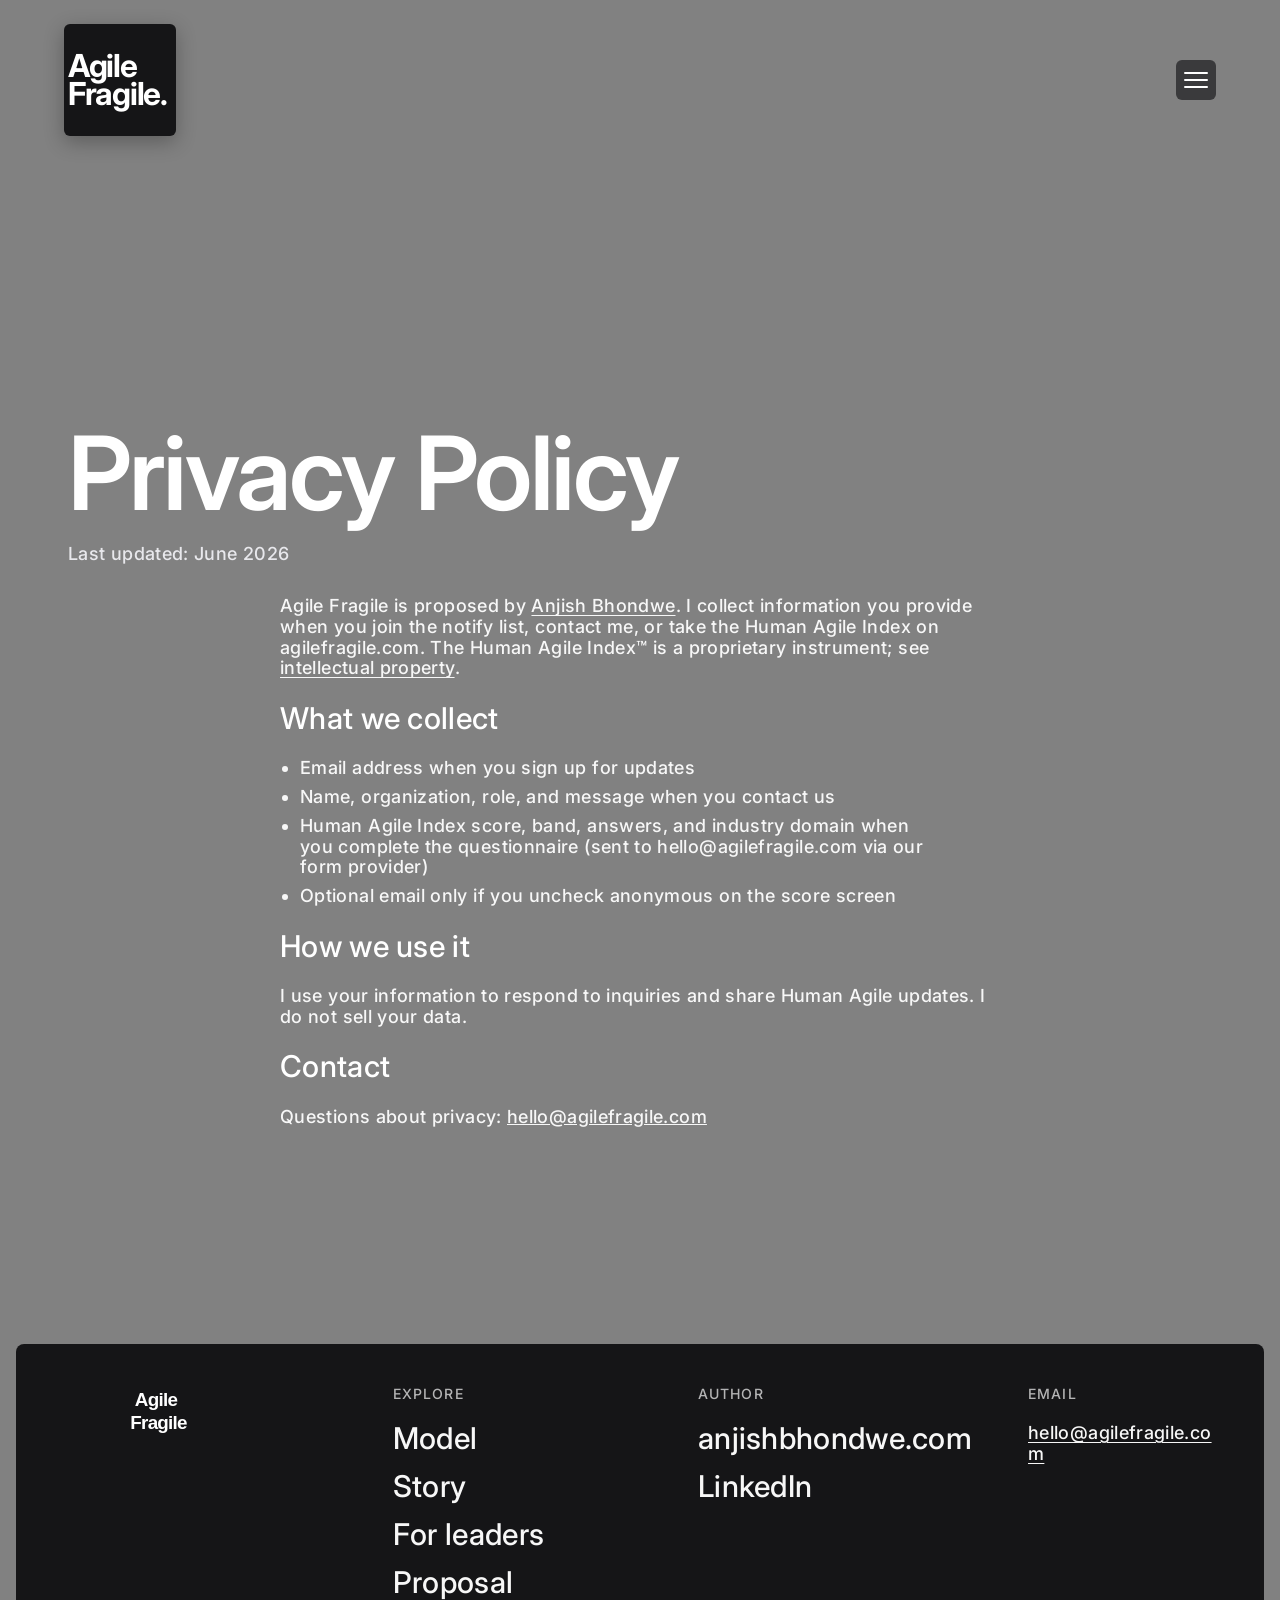
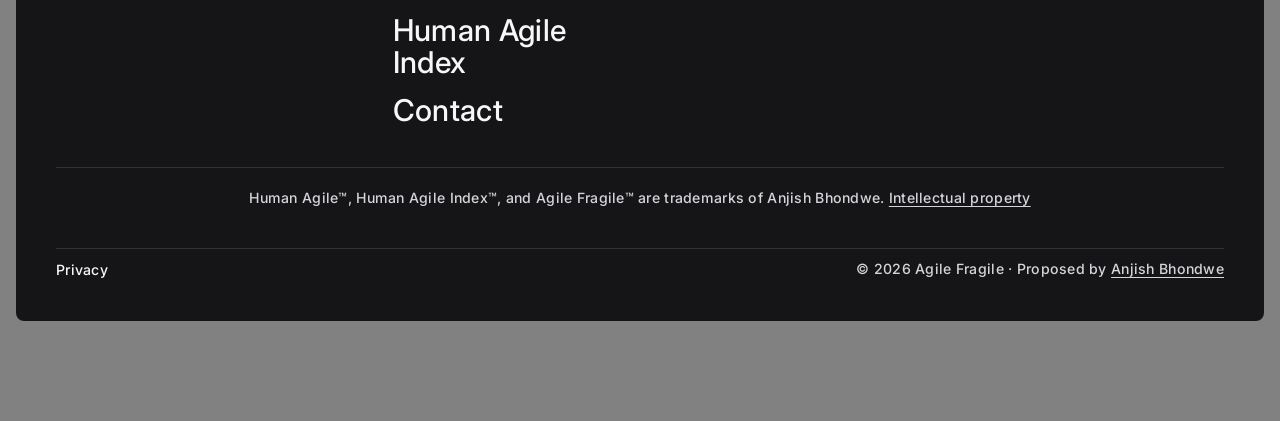
<file: privacy.html>
<!DOCTYPE html>
<html lang="en">
<head>
  <meta charset="UTF-8">
  <meta name="viewport" content="width=device-width, initial-scale=1.0">
  <meta name="description" content="Agile Fragile privacy policy.">
  <title>Privacy Policy | Agile Fragile</title>
  <link rel="icon" href="/assets/favicon.svg" type="image/svg+xml">
  <link rel="icon" href="/assets/favicon-32.png" type="image/png" sizes="32x32">
  <link rel="icon" href="/assets/favicon-16.png" type="image/png" sizes="16x16">
  <link rel="apple-touch-icon" href="/assets/apple-touch-icon.png" sizes="180x180">
  <link rel="preconnect" href="https://fonts.googleapis.com">
  <link rel="preconnect" href="https://fonts.gstatic.com" crossorigin>
  <link href="https://fonts.googleapis.com/css2?family=Inter:ital,opsz,wght@0,14..32,400;0,14..32,500;0,14..32,600;0,14..32,700;1,14..32,400;1,14..32,500&display=swap" rel="stylesheet">
  <link rel="stylesheet" href="/assets/site.css">
</head>
<body>
  <header class="site-header">
    <a href="/" class="logo" aria-label="Agile Fragile">
      <div class="logo-mark-box logo-mark-box--header">
        <span class="logo-mark-stack">
          <span class="logo-mark-line">Agile</span>
          <span class="logo-mark-line">Fragile.</span>
        </span>
      </div>
    </a>
    <button type="button" class="nav-toggle" aria-expanded="false" aria-controls="site-nav" aria-label="Open menu">
      <span></span><span></span><span></span>
    </button>
    <nav class="header-links" id="site-nav">
      <a href="/about.html">Story</a>
      <a href="/model.html">Model</a>
      <a href="/leaders.html">For leaders</a>
      <a href="/how-we-work.html">Proposal</a>
      <a href="/contact.html">Contact</a>
      <a href="/#index">Human Agile Index</a>
    </nav>
  </header>

<main>
    <section class="section contain">
      <div class="page-header">
        <h1 class="t-h-2">Privacy Policy</h1>
        <p class="intro">Last updated: June 2026</p>
      </div>
      <div class="legal-content t-b-2">
        <p>Agile Fragile is proposed by <a href="https://anjishbhondwe.com" class="text-link" target="_blank" rel="noopener noreferrer">Anjish Bhondwe</a>. I collect information you provide when you join the notify list, contact me, or take the Human Agile Index on agilefragile.com. The Human Agile Index™ is a proprietary instrument; see <a href="/model.html#model-copyright" class="text-link">intellectual property</a>.</p>
        <h2 class="t-h-5">What we collect</h2>
        <ul>
          <li>Email address when you sign up for updates</li>
          <li>Name, organization, role, and message when you contact us</li>
          <li>Human Agile Index score, band, answers, and industry domain when you complete the questionnaire (sent to hello@agilefragile.com via our form provider)</li>
          <li>Optional email only if you uncheck anonymous on the score screen</li>
        </ul>
        <h2 class="t-h-5">How we use it</h2>
        <p>I use your information to respond to inquiries and share Human Agile updates. I do not sell your data.</p>
        <h2 class="t-h-5">Contact</h2>
        <p>Questions about privacy: <a href="mailto:hello@agilefragile.com" style="text-decoration: underline;">hello@agilefragile.com</a></p>
      </div>
    </section>
  </main>

  <footer class="site-footer contain">
    <div class="footer-panel">
      <div class="footer-top">
        <a href="/" class="footer-logo">
          <img src="/assets/footer-wordmark.svg" alt="Agile Fragile" width="160" height="64">
        </a>
        <div class="footer-cols">
          <div class="footer-col">
            <span class="footer-label t-b-3">Explore</span>
            <ul>
              <li><a href="/model.html" class="t-h-5">Model</a></li>
              <li><a href="/about.html" class="t-h-5">Story</a></li>
              <li><a href="/leaders.html" class="t-h-5">For leaders</a></li>
              <li><a href="/how-we-work.html" class="t-h-5">Proposal</a></li>
              <li><a href="/#index" class="t-h-5">Human Agile Index</a></li>
              <li><a href="/contact.html" class="t-h-5">Contact</a></li>
            </ul>
          </div>
          <div class="footer-col">
            <span class="footer-label t-b-3">Author</span>
            <ul>
              <li><a href="https://anjishbhondwe.com" class="t-h-5" target="_blank" rel="noopener noreferrer">anjishbhondwe.com</a></li>
              <li><a href="https://www.linkedin.com/in/anjish" class="t-h-5" target="_blank" rel="noopener noreferrer">LinkedIn</a></li>
            </ul>
          </div>
          <div class="footer-col">
            <span class="footer-label t-b-3">Email</span>
            <a href="mailto:hello@agilefragile.com" class="footer-email t-b-2">hello@agilefragile.com</a>
          </div>
        </div>
      </div>
      <p class="footer-ip t-b-3">Human Agile™, Human Agile Index™, and Agile Fragile™ are trademarks of Anjish Bhondwe. <a href="/model.html#model-copyright" class="text-link">Intellectual property</a></p>
      <div class="footer-bottom">
        <ul class="footer-legal">
          <li><a href="/privacy.html" class="t-b-3">Privacy</a></li>
        </ul>
        <p class="footer-copy t-b-3">&copy; 2026 Agile Fragile · Proposed by <a href="https://anjishbhondwe.com" class="text-link" target="_blank" rel="noopener noreferrer">Anjish Bhondwe</a></p>
      </div>
    </div>
  </footer>
  <script src="/assets/site.js"></script>
</body>
</html>
</file>
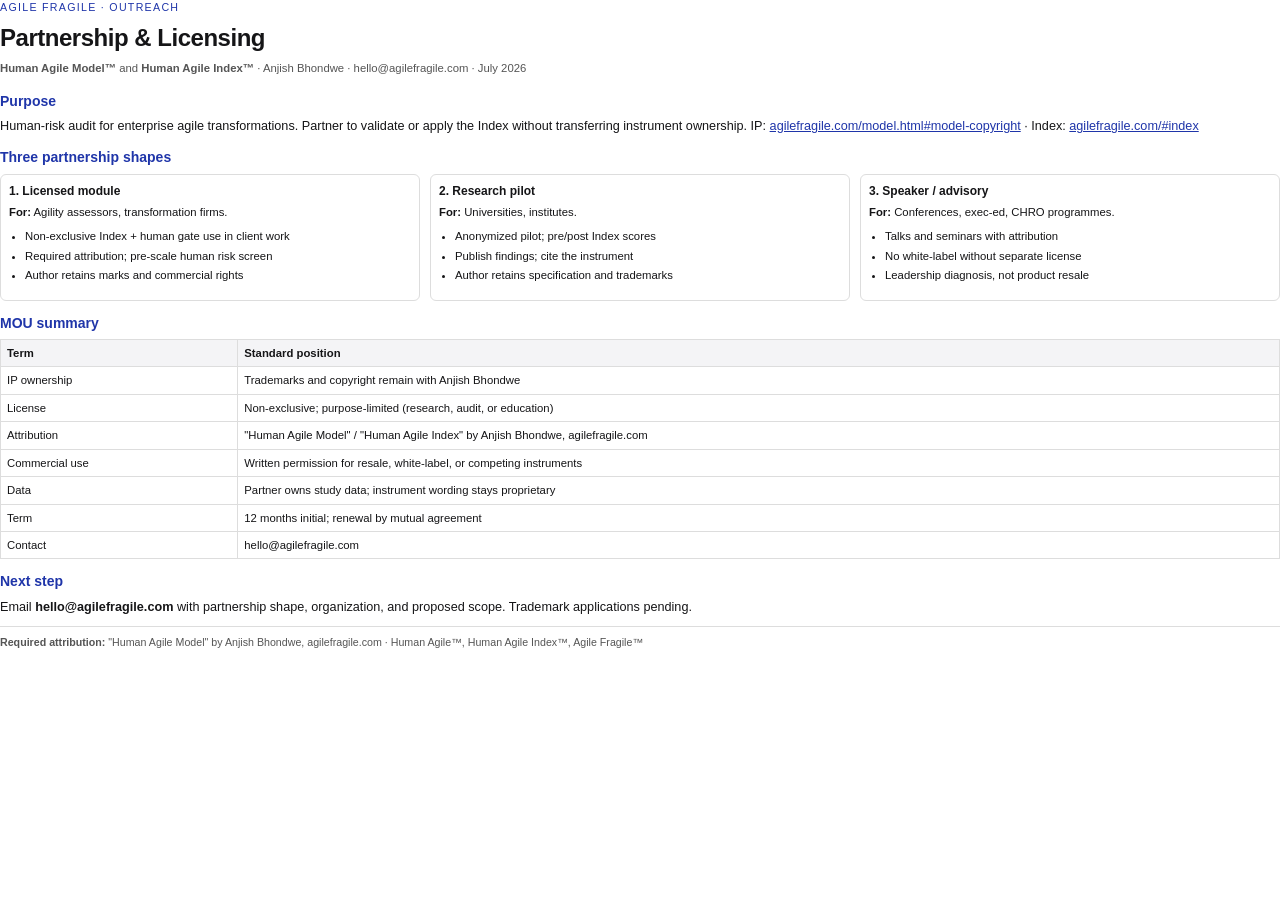
<file: downloads/partnership-and-licensing.html>
<!DOCTYPE html>
<html lang="en">
<head>
  <meta charset="UTF-8">
  <title>Partnership &amp; Licensing | Agile Fragile</title>
  <style>
    @page { size: A4; margin: 14mm; }
    * { box-sizing: border-box; }
    body {
      font-family: "Helvetica Neue", Arial, sans-serif;
      font-size: 9.5pt;
      line-height: 1.45;
      color: #151517;
      margin: 0;
      padding: 0;
    }
    h1 {
      font-size: 18pt;
      margin: 0 0 4px;
      letter-spacing: -0.02em;
    }
    .eyebrow {
      font-size: 8pt;
      text-transform: uppercase;
      letter-spacing: 0.12em;
      color: #1f35a9;
      margin: 0 0 6px;
    }
    .meta { font-size: 8.5pt; color: #555; margin-bottom: 14px; }
    h2 {
      font-size: 10.5pt;
      margin: 12px 0 6px;
      color: #1f35a9;
      page-break-after: avoid;
    }
    p { margin: 0 0 8px; }
    ul { margin: 0 0 8px; padding-left: 16px; }
    li { margin-bottom: 3px; }
    .shapes {
      display: grid;
      grid-template-columns: 1fr 1fr 1fr;
      gap: 10px;
      margin-bottom: 10px;
    }
    .shape {
      border: 1px solid #ddd;
      border-radius: 6px;
      padding: 8px;
      vertical-align: top;
    }
    .shape h3 {
      font-size: 9pt;
      margin: 0 0 4px;
      color: #151517;
    }
    .shape p, .shape ul { font-size: 8.5pt; }
    table {
      width: 100%;
      border-collapse: collapse;
      font-size: 8.5pt;
      margin: 6px 0 10px;
    }
    th, td {
      border: 1px solid #ddd;
      padding: 5px 6px;
      text-align: left;
      vertical-align: top;
    }
    th { background: #f4f4f6; }
    .footer {
      margin-top: 10px;
      padding-top: 8px;
      border-top: 1px solid #ddd;
      font-size: 8pt;
      color: #555;
    }
    a { color: #1f35a9; }
  </style>
</head>
<body>
  <p class="eyebrow">Agile Fragile · Outreach</p>
  <h1>Partnership &amp; Licensing</h1>
  <p class="meta"><strong>Human Agile Model™</strong> and <strong>Human Agile Index™</strong> · Anjish Bhondwe · hello@agilefragile.com · July 2026</p>

  <h2>Purpose</h2>
  <p>Human-risk audit for enterprise agile transformations. Partner to validate or apply the Index without transferring instrument ownership. IP: <a href="https://agilefragile.com/model.html#model-copyright">agilefragile.com/model.html#model-copyright</a> · Index: <a href="https://agilefragile.com/#index">agilefragile.com/#index</a></p>

  <h2>Three partnership shapes</h2>
  <div class="shapes">
    <div class="shape">
      <h3>1. Licensed module</h3>
      <p><strong>For:</strong> Agility assessors, transformation firms.</p>
      <ul>
        <li>Non-exclusive Index + human gate use in client work</li>
        <li>Required attribution; pre-scale human risk screen</li>
        <li>Author retains marks and commercial rights</li>
      </ul>
    </div>
    <div class="shape">
      <h3>2. Research pilot</h3>
      <p><strong>For:</strong> Universities, institutes.</p>
      <ul>
        <li>Anonymized pilot; pre/post Index scores</li>
        <li>Publish findings; cite the instrument</li>
        <li>Author retains specification and trademarks</li>
      </ul>
    </div>
    <div class="shape">
      <h3>3. Speaker / advisory</h3>
      <p><strong>For:</strong> Conferences, exec-ed, CHRO programmes.</p>
      <ul>
        <li>Talks and seminars with attribution</li>
        <li>No white-label without separate license</li>
        <li>Leadership diagnosis, not product resale</li>
      </ul>
    </div>
  </div>

  <h2>MOU summary</h2>
  <table>
    <thead>
      <tr><th>Term</th><th>Standard position</th></tr>
    </thead>
    <tbody>
      <tr><td>IP ownership</td><td>Trademarks and copyright remain with Anjish Bhondwe</td></tr>
      <tr><td>License</td><td>Non-exclusive; purpose-limited (research, audit, or education)</td></tr>
      <tr><td>Attribution</td><td>"Human Agile Model" / "Human Agile Index" by Anjish Bhondwe, agilefragile.com</td></tr>
      <tr><td>Commercial use</td><td>Written permission for resale, white-label, or competing instruments</td></tr>
      <tr><td>Data</td><td>Partner owns study data; instrument wording stays proprietary</td></tr>
      <tr><td>Term</td><td>12 months initial; renewal by mutual agreement</td></tr>
      <tr><td>Contact</td><td>hello@agilefragile.com</td></tr>
    </tbody>
  </table>

  <h2>Next step</h2>
  <p>Email <strong>hello@agilefragile.com</strong> with partnership shape, organization, and proposed scope. Trademark applications pending.</p>

  <div class="footer">
    <p><strong>Required attribution:</strong> "Human Agile Model" by Anjish Bhondwe, agilefragile.com · Human Agile™, Human Agile Index™, Agile Fragile™</p>
  </div>
</body>
</html>
</file>
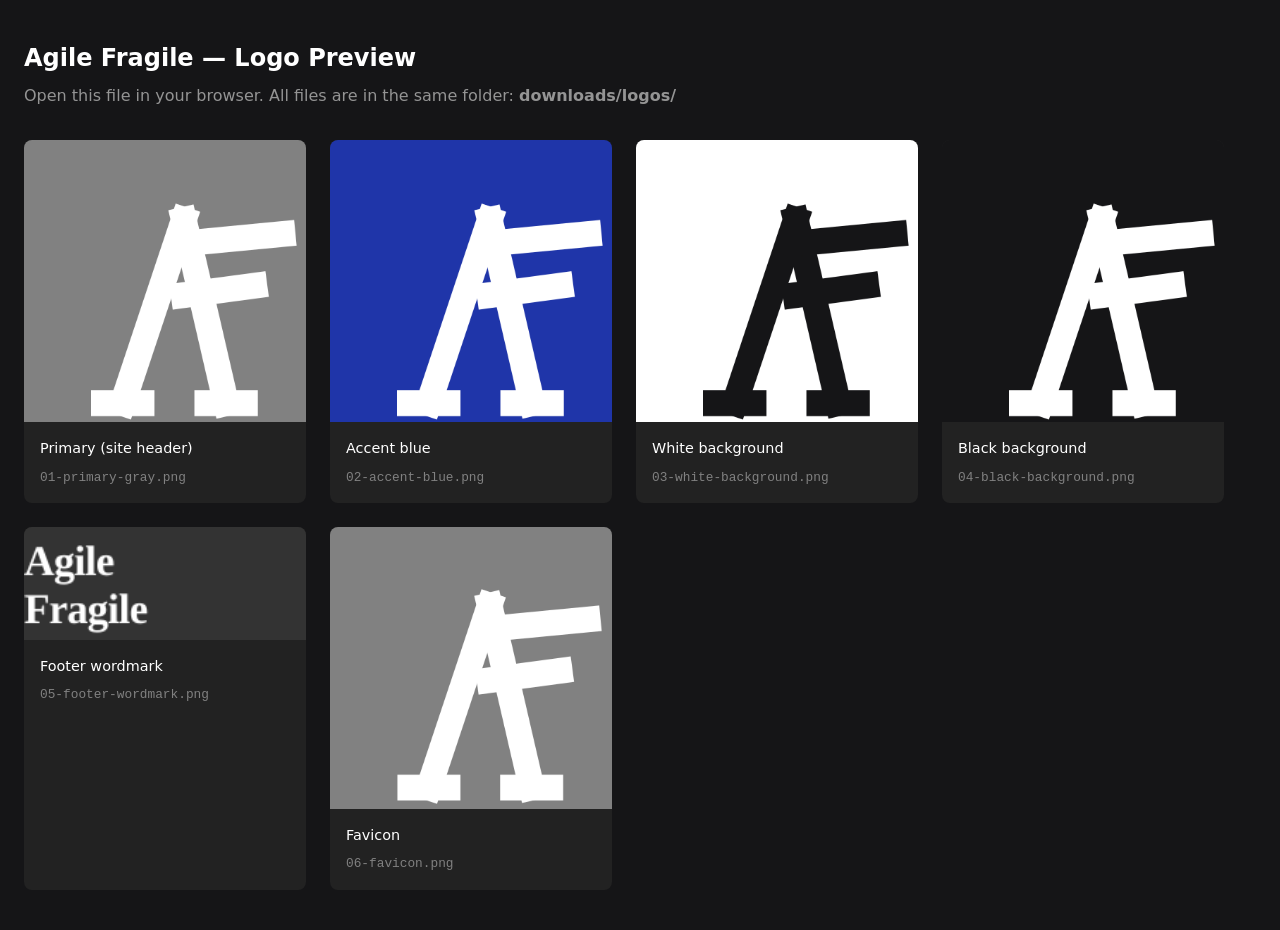
<file: downloads/logos/preview.html>
<!DOCTYPE html>
<html lang="en">
<head>
  <meta charset="UTF-8">
  <meta name="viewport" content="width=device-width, initial-scale=1.0">
  <title>Agile Fragile — Logo Preview</title>
  <style>
    * { box-sizing: border-box; margin: 0; padding: 0; }
    body {
      font-family: system-ui, sans-serif;
      background: #151517;
      color: #fff;
      padding: 40px 24px;
      line-height: 1.5;
    }
    h1 { font-size: 1.5rem; margin-bottom: 8px; }
    p { color: #949494; margin-bottom: 32px; }
    .grid {
      display: grid;
      grid-template-columns: repeat(auto-fill, minmax(280px, 1fr));
      gap: 24px;
      max-width: 1200px;
    }
    .card {
      background: #222;
      border-radius: 8px;
      overflow: hidden;
    }
    .card img {
      display: block;
      width: 100%;
      height: auto;
      background: #333;
    }
    .card figcaption {
      padding: 16px;
      font-size: 0.9rem;
    }
    .card code {
      display: block;
      margin-top: 8px;
      font-size: 0.8rem;
      color: #818181;
    }
  </style>
</head>
<body>
  <h1>Agile Fragile — Logo Preview</h1>
  <p>Open this file in your browser. All files are in the same folder: <strong>downloads/logos/</strong></p>
  <div class="grid">
    <figure class="card">
      <img src="01-primary-gray.png" alt="Primary gray logo" width="400" height="400">
      <figcaption>Primary (site header)<code>01-primary-gray.png</code></figcaption>
    </figure>
    <figure class="card">
      <img src="02-accent-blue.png" alt="Accent blue logo" width="400" height="400">
      <figcaption>Accent blue<code>02-accent-blue.png</code></figcaption>
    </figure>
    <figure class="card">
      <img src="03-white-background.png" alt="White background logo" width="400" height="400">
      <figcaption>White background<code>03-white-background.png</code></figcaption>
    </figure>
    <figure class="card">
      <img src="04-black-background.png" alt="Black background logo" width="400" height="400">
      <figcaption>Black background<code>04-black-background.png</code></figcaption>
    </figure>
    <figure class="card">
      <img src="05-footer-wordmark.png" alt="Footer wordmark" width="400" height="160">
      <figcaption>Footer wordmark<code>05-footer-wordmark.png</code></figcaption>
    </figure>
    <figure class="card">
      <img src="06-favicon.png" alt="Favicon" width="400" height="400">
      <figcaption>Favicon<code>06-favicon.png</code></figcaption>
    </figure>
  </div>
</body>
</html>
</file>
<file: assets/site.css>
:root {
  --page-gray: #818181;
  --black: #151517;
  --white: #ffffff;
  --gray-light: #f7f7f7;
  --gray-medium: #c8c8c8;
  --gray-dark: #949494;
  --accent: #1f35a9;
  --text: #ffffff;
  --text-on-page: #f0f0f2;
  --text-secondary: #e8e8ec;
  --text-muted: #d4d4da;
  --contain: max(2vw, 10px);
  --block: 50px;
  --section: 100px;
  --font-sans: "Inter", -apple-system, BlinkMacSystemFont, "Segoe UI", sans-serif;
  --font-serif: "Inter", -apple-system, BlinkMacSystemFont, "Segoe UI", sans-serif;
  --font-quote: Georgia, "Times New Roman", Times, serif;
  --header-top: 12px;
  --header-inset: 16px;
  --logo-mark-pad: 4px;
  --content-rail: calc(var(--header-inset) + var(--logo-mark-pad));
  --logo-width: 168px;
  --logo-height: calc(var(--logo-width) * 330 / 700);
  --header-logo-mark-size: clamp(88px, 20vw, 112px);
  --site-header-clearance: calc(var(--header-top) + var(--header-logo-mark-size) + 5.25rem);
  --hero-panel-bottom: 12px;
  --home-chrome: 0;
}

@media (min-width: 1080px) {
  :root { --block: 100px; --section: 200px; }
}
@media (min-width: 600px) {
  :root {
    --header-top: 24px;
    --header-inset: 64px;
    --logo-width: 240px;
    --hero-panel-bottom: 40px;
  }
}

* { box-sizing: border-box; margin: 0; padding: 0; }
html { scroll-behavior: smooth; }
body {
  font-family: var(--font-sans);
  background: var(--page-gray);
  color: var(--white);
  line-height: 1.5;
  -webkit-font-smoothing: antialiased;
}

h1, h2, h3, h4, h5, h6 {
  font-family: var(--font-serif);
  color: var(--white);
}

.thesis {
  font: 500 clamp(20px, 2.2vw, 28px) / 1.4 var(--font-serif);
  letter-spacing: -0.01em;
  color: var(--white);
}

.intro {
  font: 500 clamp(18px, 1.25vw, 24px) / 1.15 var(--font-sans);
  letter-spacing: 0.02em;
  color: var(--text-on-page);
}
::selection { background: var(--accent); color: var(--white); }
a { color: inherit; text-decoration: none; }

.contain {
  width: 100%;
  max-width: 1400px;
  margin: 0 auto;
  padding-inline: max(20px, var(--content-rail));
}

/* Grids and data blocks align to the same left rail as section headers */
.contain > .impact-layout,
.contain > .leader-pillar,
.contain > .story-arc,
.contain > .sponsor-compare,
.contain > .voice-grid,
.contain > .value-row,
.contain > .priority-stack,
.contain > .detail-grid,
.contain > .model-pipeline,
.contain > .contrast-grid,
.contain > .index-legend,
.contain > .card-grid,
.contain > .process-flow,
.contain > .lens-grid,
.contain > .exec-summary,
.contain > .model-moves-spec,
.contain > .proof-stats,
.contain > .model-glossary-list,
.contain > .model-interactive,
.contain > .sponsor-governance-prose {
  width: 100%;
  max-width: none;
  margin-inline: 0;
}

/* Reading measure: full page rail unless a box or explicit narrow column */
.prose-col {
  width: 100%;
  max-width: none;
  margin-inline: 0;
  text-align: left;
}
.prose-col.center { text-align: center; }

.eyebrow {
  font: 500 clamp(12px, 1.1vw, 16px) / 1.4 var(--font-sans);
  letter-spacing: 0.12em;
  text-transform: uppercase;
  color: var(--gray-light);
}

.section-title {
  font: 600 clamp(28px, 4.5vw, 52px) / 1.12 var(--font-serif);
  letter-spacing: -0.02em;
}

.lead {
  font: 500 clamp(20px, 2.2vw, 28px) / 1.4 var(--font-serif);
  letter-spacing: -0.01em;
  color: var(--white);
}

.body-copy {
  font: 400 clamp(16px, 1.15vw, 18px) / 1.65 var(--font-sans);
  letter-spacing: 0.01em;
  color: var(--gray-light);
}

.body-copy + .body-copy { margin-top: 1em; }

.t-h-2 {
  font: 600 clamp(40px, 13vw, 60px) / 1.05 var(--font-serif);
  letter-spacing: -0.02em;
}
@media (min-width: 600px) {
  .t-h-2 { font-size: clamp(70px, 8vw, 150px); }
}

.t-h-3 {
  font: 600 clamp(28px, 7vw, 48px) / 1.1 var(--font-serif);
  letter-spacing: -0.02em;
}
@media (min-width: 600px) {
  .t-h-3 { font-size: clamp(48px, 6vw, 90px); }
}

.t-h-4 {
  font: 500 clamp(26px, 3vw, 50px) / 1 var(--font-serif);
}

.t-h-5 {
  font: 500 clamp(20px, 2.5vw, 30px) / 1.05 var(--font-serif);
  letter-spacing: 0.01em;
}

.t-b-1 {
  font: 400 clamp(22px, 2.5vw, 40px) / 1.1 var(--font-sans);
  letter-spacing: -0.02em;
}
@media (min-width: 600px) {
  .t-b-1 { font: 400 clamp(26px, 2.5vw, 40px) / 1 var(--font-sans); }
}

.t-b-2 {
  font: 500 clamp(18px, 1.25vw, 24px) / 1.15 var(--font-sans);
  letter-spacing: 0.02em;
}

.t-b-3 {
  font: 500 clamp(12px, 1.1vw, 16px) / 1.4 var(--font-sans);
  letter-spacing: 0.02em;
}

.site-header {
  position: fixed;
  top: max(var(--header-top), env(safe-area-inset-top, 0px));
  left: var(--header-inset);
  right: var(--header-inset);
  z-index: 200;
  display: flex;
  align-items: center;
  justify-content: space-between;
  gap: 16px;
  transition: top 0.28s cubic-bezier(0.22, 1, 0.36, 1), left 0.28s cubic-bezier(0.22, 1, 0.36, 1), right 0.28s cubic-bezier(0.22, 1, 0.36, 1);
}
.site-header .logo {
  display: flex;
  align-items: center;
  flex-shrink: 0;
  transition: opacity 0.28s cubic-bezier(0.22, 1, 0.36, 1), transform 0.28s cubic-bezier(0.22, 1, 0.36, 1);
}
.logo-lockup {
  display: flex;
  flex-direction: column;
  align-items: center;
  gap: 2px;
}
.logo-tagline {
  display: block;
  width: max-content;
  max-width: min(96vw, 36rem);
  font-family: var(--font-serif);
  font-weight: 500;
  font-size: clamp(9px, 2.2vw, 13px);
  line-height: 1.35;
  letter-spacing: -0.02em;
  color: var(--white);
  text-align: center;
  white-space: nowrap;
  opacity: 0.92;
}
.logo-tagline em {
  font-family: var(--font-serif);
  font-style: italic;
  font-weight: 600;
  letter-spacing: -0.02em;
  color: inherit;
}
.logo-tagline-lead {
  font-family: var(--font-serif);
  font-style: normal;
  font-weight: 700;
  font-size: calc(1em + 1px);
  letter-spacing: -0.02em;
  color: inherit;
}
.site-header .logo-tagline .logo-tagline-lead {
  font-size: clamp(9px, calc(1.9vw + 1px), 12px);
}
.site-header .logo-tagline {
  max-width: min(96vw, 28rem);
  font-size: clamp(8px, 1.9vw, 11px);
}
.site-header .logo img,
.site-header .logo .logo-wordmark,
.site-header .logo .wordmark-svg {
  width: var(--logo-width);
  height: auto;
  display: block;
  flex-shrink: 0;
}

.nav-toggle {
  display: flex;
  flex-direction: column;
  justify-content: center;
  gap: 5px;
  width: 40px;
  height: 40px;
  padding: 8px;
  border: none;
  background: rgba(21, 21, 23, 0.65);
  border-radius: 6px;
  cursor: pointer;
  flex-shrink: 0;
  transition: opacity 0.28s cubic-bezier(0.22, 1, 0.36, 1), transform 0.28s cubic-bezier(0.22, 1, 0.36, 1);
}
.nav-toggle span {
  display: block;
  height: 2px;
  width: 100%;
  background: var(--white);
  border-radius: 1px;
  transition: transform 0.2s, opacity 0.2s;
}
.site-header.nav-open .nav-toggle span:nth-child(1) { transform: translateY(7px) rotate(45deg); }
.site-header.nav-open .nav-toggle span:nth-child(2) { opacity: 0; }
.site-header.nav-open .nav-toggle span:nth-child(3) { transform: translateY(-7px) rotate(-45deg); }

.header-links {
  display: none;
  position: absolute;
  top: calc(100% + 8px);
  right: 0;
  left: 0;
  flex-direction: column;
  align-items: stretch;
  gap: 0;
  background: var(--black);
  border-radius: 8px;
  padding: 8px;
  box-shadow: 0 16px 48px rgba(0, 0, 0, 0.35);
  z-index: 201;
  font: 500 clamp(12px, 1.1vw, 16px) / 1.4 var(--font-sans);
  letter-spacing: 0.08em;
  text-transform: uppercase;
  transition: opacity 0.28s cubic-bezier(0.22, 1, 0.36, 1), transform 0.28s cubic-bezier(0.22, 1, 0.36, 1);
}

.site-header.nav-open .header-links {
  display: flex;
}

.header-links a {
  color: var(--white);
  padding: 14px 16px;
  border-radius: 4px;
  opacity: 1;
  transition: opacity 0.2s, background 0.2s;
}

.header-links a:hover,
.header-links a[aria-current="page"] {
  opacity: 0.85;
  background: rgba(255, 255, 255, 0.06);
}

/* Home: scroll-driven chrome morph between hero landing and compact header */
body.home-page {
  scroll-behavior: auto;
  --home-header-logo-size: clamp(88px, 20vw, 112px);
  --site-header-clearance: calc(var(--header-top) + var(--home-header-logo-size) + 5.25rem);
}

body.home-page .site-header {
  transition: opacity 0.28s cubic-bezier(0.22, 1, 0.36, 1);
}

body.home-page .site-header .logo {
  opacity: var(--home-chrome);
  transform: translate3d(
    calc((1 - var(--home-chrome)) * -12vw),
    calc((1 - var(--home-chrome)) * 8vh),
    0
  );
}

body.home-page.home-hero-mode .site-header {
  opacity: 0;
  pointer-events: none;
}

body.home-page.home-header-compact .site-header {
  opacity: 1;
  pointer-events: auto;
}

body.home-page.home-hero-mode .site-header .logo {
  position: absolute;
  width: 1px;
  height: 1px;
  overflow: hidden;
  clip: rect(0, 0, 0, 0);
  opacity: 0;
  pointer-events: none;
}

body.home-page.home-hero-mode .nav-toggle,
body.home-page.home-hero-mode .header-links {
  display: none;
}

body.home-page .landing-hero-logo-morph {
  opacity: calc(1 - min(1, var(--home-chrome) * 1.08));
  transform:
    translate3d(calc(var(--home-chrome) * -42vw), calc(var(--home-chrome) * -38vh), 0)
    scale(calc(1 - var(--home-chrome) * 0.74));
  will-change: transform, opacity;
  transition: opacity 0.28s cubic-bezier(0.22, 1, 0.36, 1), transform 0.28s cubic-bezier(0.22, 1, 0.36, 1);
}

body.home-page .landing-hero-lockup .logo-tagline--hero {
  opacity: calc(1 - min(1, var(--home-chrome) * 2.2));
  transition: opacity 0.2s ease-out;
}

body.home-page .landing-section {
  scroll-margin-top: var(--site-header-clearance);
}

@media (prefers-reduced-motion: reduce) {
  body.home-page .site-header,
  body.home-page .site-header .logo,
  body.home-page .header-links,
  body.home-page .nav-toggle,
  body.home-page .landing-hero-logo-morph {
    transition: none;
  }
}

main { padding-top: var(--site-header-clearance); }
main.landing { padding-top: 0; }
.section { padding-block: var(--section); }

.hero-cta,
.btn-primary {
  display: inline-block;
  padding: 14px 28px;
  background: var(--accent);
  color: var(--white);
  border-radius: 4px;
  font: 500 16px / 1.4 var(--font-sans);
  border: none;
  cursor: pointer;
  transition: opacity 0.2s;
}
.hero-cta:hover,
.btn-primary:hover { opacity: 0.9; }

.btn-secondary {
  display: inline-block;
  padding: 14px 28px;
  border: 2px solid rgba(255, 255, 255, 0.35);
  color: var(--white);
  border-radius: 4px;
  font: 500 16px / 1.4 var(--font-sans);
  transition: border-color 0.2s, background 0.2s;
}
.btn-secondary:hover {
  border-color: var(--white);
  background: rgba(255, 255, 255, 0.06);
}

.cta-row {
  display: flex;
  flex-wrap: wrap;
  gap: 12px;
  justify-content: flex-start;
}

.hero {
  display: flex;
  flex-direction: column;
  align-items: flex-start;
  gap: 28px;
  text-align: left;
  padding-block: clamp(48px, 8vw, 80px) var(--section);
}
.hero h1 { width: 100%; }
.hero .intro {
  width: 100%;
  text-wrap: pretty;
}

.concept-section {
  background: var(--black);
  padding-block: var(--section);
}
.concept-inner {
  display: flex;
  flex-direction: column;
  align-items: flex-start;
  gap: 20px;
  text-align: left;
}
.concept-inner .thesis,
.concept-inner .intro,
.concept-inner .lead,
.concept-inner .body-copy {
  width: 100%;
}
.concept-inner .intro,
.concept-inner .body-copy { color: var(--text-secondary); }

.concept-inner--prose {
  align-items: flex-start;
  text-align: left;
}
.concept-inner--prose > .t-h-3 {
  width: 100%;
}
.concept-inner--prose .contrast-grid {
  width: 100%;
  margin-top: 1.25rem;
  margin-inline: 0;
}

.hf-foundations-section {
  padding-block: var(--section);
}
.hf-foundations-layout {
  display: flex;
  flex-direction: column;
  gap: clamp(28px, 4vw, 48px);
}
.hf-foundations-header {
  width: 100%;
  text-align: left;
  display: flex;
  flex-direction: column;
  gap: 16px;
}
.hf-foundations-footer {
  width: 100%;
  text-align: left;
}
.hf-showcase {
  width: 100%;
  max-width: 1000px;
  margin-inline: auto;
  text-align: left;
}
.hf-showcase-stage {
  border-radius: 14px;
  overflow: hidden;
  box-shadow: 0 24px 64px rgba(0, 0, 0, 0.35);
  border: 1px solid rgba(255, 255, 255, 0.08);
}
.hf-showcase-stage img,
.hf-showcase-stage svg,
.hf-showcase-stage object,
.hf-showcase-svg {
  width: 100%;
  height: auto;
  display: block;
}
.hf-showcase-key {
  display: grid;
  grid-template-columns: 1fr;
  gap: 10px;
  margin-top: clamp(16px, 3vw, 24px);
}
@media (min-width: 768px) {
  .hf-showcase-key { grid-template-columns: repeat(3, 1fr); }
}
.hf-showcase-key-item {
  background: rgba(255, 255, 255, 0.04);
  border: 1px solid rgba(255, 255, 255, 0.12);
  border-radius: 8px;
  padding: 20px 22px;
  display: flex;
  flex-direction: column;
  gap: 8px;
  text-align: center;
}
.hf-showcase-key-item--gate {
  background: rgba(31, 53, 169, 0.22);
  border-color: rgba(255, 255, 255, 0.22);
}
.hf-showcase-key-item p { color: var(--text-secondary); text-wrap: pretty; }
.hf-showcase-caption {
  margin-top: clamp(16px, 3vw, 24px);
  color: var(--text-on-page);
  text-wrap: pretty;
  width: 100%;
}
.hf-showcase-downloads {
  margin-top: 12px;
  color: var(--text-secondary);
}
.hf-showcase-downloads a.text-link {
  color: var(--white);
  text-decoration: underline;
  text-underline-offset: 3px;
}

.prose-section {
  width: 100%;
  margin-inline: 0;
  text-align: left;
}
.prose-section .t-h-3 {
  margin-bottom: 1.25rem;
}
.prose-section .intro + .intro {
  margin-top: 1rem;
}
.prose-follow {
  margin-top: 1.25rem;
  color: var(--gray-light);
}

.story-prose {
  width: 100%;
  display: flex;
  flex-direction: column;
  gap: 1rem;
  text-align: left;
}
.story-prose p {
  color: var(--gray-light);
  text-wrap: pretty;
  line-height: 1.65;
  font-weight: 400;
  font-size: clamp(16px, 1.15vw, 18px);
  letter-spacing: 0.01em;
}
.story-prose .story-punch {
  color: var(--white);
  font-family: var(--font-serif);
  font-size: clamp(20px, 2.2vw, 26px);
  font-weight: 500;
  line-height: 1.35;
  letter-spacing: -0.01em;
}
.hero .story-prose { width: 100%; }

.page-header {
  display: flex;
  flex-direction: column;
  align-items: flex-start;
  gap: 16px;
  text-align: left;
  margin-bottom: 32px;
}
.page-header .intro,
.page-header .section-title {
  width: 100%;
}
.page-header .intro {
  text-wrap: pretty;
  color: var(--text-secondary);
}

.values-header,
.coming-header {
  display: flex;
  flex-direction: column;
  align-items: flex-start;
  gap: 16px;
  text-align: left;
  margin-bottom: 32px;
}
.values-header .intro,
.coming-header .intro {
  width: 100%;
  text-wrap: pretty;
  color: var(--text-secondary);
}
.coming-header .intro em { font-style: italic; opacity: 0.85; }

.quote-grid {
  display: grid;
  grid-template-columns: 1fr;
  gap: 10px;
  max-width: 1000px;
  margin: 0;
}
@media (min-width: 900px) {
  .quote-grid { grid-template-columns: repeat(2, 1fr); }
}
.quote-card {
  background: var(--black);
  border-radius: 8px;
  padding: 32px 24px;
  display: flex;
  flex-direction: column;
  gap: 16px;
  text-align: center;
}
.quote-card blockquote {
  font: 400 clamp(18px, 1.5vw, 24px) / 1.35 var(--font-quote);
  color: var(--white);
  text-wrap: pretty;
}
.quote-card cite {
  font: 500 clamp(12px, 1.1vw, 16px) / 1.4 var(--font-sans);
  color: var(--gray-light);
  font-style: normal;
}
.quote-card .quote-source {
  color: var(--accent);
  text-transform: uppercase;
  letter-spacing: 0.08em;
  font: 500 clamp(11px, 1vw, 14px) / 1.4 var(--font-sans);
}

.model-pipeline {
  display: grid;
  grid-template-columns: 1fr;
  gap: 10px;
}
@media (min-width: 600px) {
  .model-pipeline.four { grid-template-columns: repeat(2, 1fr); }
}
@media (min-width: 900px) {
  .model-pipeline { grid-template-columns: repeat(3, 1fr); }
}
@media (min-width: 1100px) {
  .model-pipeline.four { grid-template-columns: repeat(4, 1fr); }
}
.pipeline-step {
  background: var(--accent);
  border-radius: 8px;
  padding: 32px 24px;
  text-align: center;
  display: flex;
  flex-direction: column;
  gap: 12px;
  min-height: 100%;
}
.pipeline-step h3 { text-align: center; }
.pipeline-step .step-num {
  font: 500 clamp(12px, 1.1vw, 16px) / 1.4 var(--font-sans);
  letter-spacing: 0.12em;
  text-transform: uppercase;
  opacity: 0.7;
  margin-bottom: 12px;
}
.pipeline-step .step-desc {
  margin-top: 16px;
  opacity: 0.9;
  text-wrap: pretty;
}
.pipeline-step a {
  color: var(--white);
  text-decoration: underline;
  text-underline-offset: 3px;
}

.process-flow {
  display: grid;
  grid-template-columns: 1fr;
  gap: 10px;
  max-width: 1000px;
  margin: 0 auto;
}
@media (min-width: 900px) {
  .process-flow { grid-template-columns: repeat(3, 1fr); }
}
.process-step {
  background: var(--black);
  border-radius: 8px;
  padding: 28px 20px;
  text-align: center;
}
.process-step .step-num {
  color: var(--accent);
  margin-bottom: 12px;
  letter-spacing: 0.12em;
  text-transform: uppercase;
}
.process-step p { color: var(--gray-light); margin-top: 12px; }

.detail-grid {
  display: grid;
  grid-template-columns: 1fr;
  gap: 10px;
}
@media (min-width: 900px) {
  .detail-grid { grid-template-columns: repeat(3, 1fr); }
}
.detail-card {
  background: var(--black);
  border-radius: 8px;
  padding: 32px 24px;
  text-align: center;
}
.detail-card .card-tag {
  color: var(--accent);
  letter-spacing: 0.1em;
  text-transform: uppercase;
  margin-bottom: 16px;
}
.detail-card ul {
  list-style: none;
  margin-top: 20px;
  display: flex;
  flex-direction: column;
  gap: 12px;
  text-align: left;
  margin-inline: auto;
  width: fit-content;
  max-width: 100%;
}
.detail-card li {
  color: var(--gray-light);
  padding-left: 16px;
  position: relative;
}
.detail-card li::before {
  content: "";
  position: absolute;
  left: 0;
  top: 0.55em;
  width: 6px;
  height: 6px;
  border-radius: 50%;
  background: var(--accent);
}

.value-row {
  display: grid;
  grid-template-columns: 1fr;
  gap: 16px;
  padding-block: 32px;
  border-top: 1px solid rgba(255, 255, 255, 0.15);
  max-width: 940px;
  margin: 0 auto;
}
@media (min-width: 900px) {
  .value-row {
    grid-template-columns: 1fr 2fr;
    gap: 40px;
    align-items: start;
  }
}
.value-row p { color: var(--gray-light); text-wrap: pretty; }

.card-grid {
  display: grid;
  grid-template-columns: 1fr;
  gap: 10px;
  width: 100%;
}
@media (min-width: 600px) {
  .card-grid { grid-template-columns: repeat(2, 1fr); }
}
@media (min-width: 900px) {
  .card-grid { grid-template-columns: repeat(3, 1fr); }
}
.card-grid.two { max-width: 940px; margin: 0 auto; }
@media (min-width: 600px) {
  .card-grid.two { grid-template-columns: repeat(2, 1fr); }
}

.flip-card {
  position: relative;
  aspect-ratio: 10 / 7;
  perspective: 2000px;
}
.flip-card-inner {
  position: absolute;
  inset: 0;
  transition: transform 0.6s ease;
  transform-style: preserve-3d;
}
.flip-card.flipped .flip-card-inner { transform: rotateY(180deg); }
.flip-face {
  position: absolute;
  inset: 0;
  backface-visibility: hidden;
  border-radius: 8px;
  padding: 20px;
  display: flex;
  flex-direction: column;
  justify-content: space-between;
}
.flip-face.front { background: var(--accent); color: var(--white); }
.flip-face.back {
  background: var(--white);
  color: var(--page-gray);
  transform: rotateY(180deg);
  overflow-y: auto;
}
.flip-face .learn-more { display: flex; align-items: center; gap: 8px; }
.flip-btn {
  position: absolute;
  inset: 0;
  border: none;
  background: transparent;
  cursor: pointer;
  border-radius: 8px;
}
.flip-face.back ul {
  list-style: none;
  display: flex;
  flex-direction: column;
  gap: 16px;
}
.flip-face.back li {
  font: 500 clamp(12px, 1.1vw, 16px) / 1.4 var(--font-sans);
  letter-spacing: 0.02em;
}
.arrow-icon { width: 1.25em; height: auto; }

.index-section { padding-block: var(--section); }
.index-header {
  text-align: left;
  margin-bottom: 40px;
}
.index-header .intro {
  width: 100%;
  margin: 16px 0 0;
  color: var(--text-secondary);
  text-wrap: pretty;
}
.index-panel {
  background: var(--white);
  color: var(--black);
  border-radius: 8px;
  padding: 40px 28px;
  max-width: 800px;
  margin: 0 auto;
  box-shadow: 0 24px 80px rgba(0, 0, 0, 0.25);
}
.index-meta {
  display: flex;
  justify-content: space-between;
  align-items: center;
  margin-bottom: 24px;
}
.index-counter {
  font: 500 clamp(12px, 1.1vw, 16px) / 1.4 var(--font-sans);
  letter-spacing: 0.08em;
  text-transform: uppercase;
  color: var(--gray-dark);
}
.index-progress {
  flex: 1;
  height: 6px;
  background: var(--gray-light);
  border-radius: 3px;
  margin-left: 20px;
  overflow: hidden;
}
.index-progress-bar {
  height: 100%;
  background: var(--accent);
  border-radius: 3px;
  transition: width 0.35s ease;
  width: 0%;
}
.index-question { display: none; }
.index-question.active { display: block; }
.index-question .question-text {
  margin-bottom: 28px;
  text-wrap: pretty;
}
.index-options {
  display: grid;
  grid-template-columns: 1fr 1fr;
  gap: 10px;
}
@media (max-width: 479px) {
  .index-options { grid-template-columns: 1fr; }
}
.index-opt {
  padding: 16px 14px;
  border: 2px solid var(--gray-light);
  border-radius: 4px;
  background: var(--white);
  color: var(--black);
  cursor: pointer;
  transition: border-color 0.2s, background 0.2s;
  text-align: center;
}
.index-opt:hover {
  border-color: var(--accent);
  background: #f0f2ff;
}
.index-result { display: none; text-align: center; }
.index-result.visible { display: block; }
.index-result .result-score {
  color: var(--accent);
  margin: 8px 0 16px;
}
.index-result .result-badge {
  display: inline-block;
  padding: 10px 20px;
  background: var(--accent);
  color: var(--white);
  border-radius: 4px;
  margin-bottom: 20px;
}
.index-result .result-desc {
  color: var(--page-gray);
  margin-bottom: 28px;
  text-wrap: pretty;
  max-width: 36rem;
  margin-inline: auto;
}
.index-result > .index-counter {
  color: var(--gray-dark);
}
.index-restart {
  padding: 14px 24px;
  border: none;
  border-radius: 4px;
  background: var(--accent);
  color: var(--white);
  font: 500 16px / 1.4 var(--font-sans);
  cursor: pointer;
  transition: opacity 0.2s;
}
.index-restart:hover { opacity: 0.9; }

.notify-section {
  background: var(--black);
  padding-block: var(--section);
}
.notify-inner {
  display: flex;
  flex-direction: column;
  align-items: center;
  gap: 40px;
  text-align: center;
}
.notify-inner .desc {
  width: 90%;
  max-width: 520px;
  color: var(--gray-dark);
  text-wrap: pretty;
}

.contact-form,
.notify-form {
  display: flex;
  flex-direction: column;
  gap: 10px;
  width: 100%;
  max-width: 560px;
}
.contact-form .form-row,
.notify-form {
  display: flex;
  flex-wrap: wrap;
  gap: 10px;
}
.contact-form input,
.contact-form textarea,
.notify-form input {
  width: 100%;
  padding: 14px 16px;
  border: none;
  border-radius: 4px;
  font: 500 16px / 1.4 var(--font-sans);
  background: var(--white);
  color: var(--black);
}
.contact-form textarea {
  min-height: 140px;
  resize: vertical;
}
.contact-form input:focus,
.contact-form textarea:focus,
.notify-form input:focus {
  outline: 2px solid var(--accent);
  outline-offset: 2px;
}
.contact-form button,
.notify-form button {
  padding: 14px 24px;
  border: none;
  border-radius: 4px;
  background: var(--accent);
  color: var(--white);
  font: 500 16px / 1.4 var(--font-sans);
  cursor: pointer;
  transition: opacity 0.2s;
}
.contact-form button:hover,
.notify-form button:hover { opacity: 0.9; }

.form-success {
  display: none;
  color: var(--gray-light);
  font: 500 18px / 1.4 var(--font-sans);
  text-align: center;
}
.index-panel .form-success {
  color: var(--page-gray);
}
.form-section.submitted .contact-form,
.form-section.submitted .notify-form,
.form-section.submitted .pulse-form { display: none; }
.form-section.submitted .form-success { display: block; }

.teaser-links {
  display: grid;
  grid-template-columns: 1fr;
  gap: 10px;
}
@media (min-width: 600px) {
  .teaser-links { grid-template-columns: repeat(2, 1fr); }
}
.teaser-link {
  display: flex;
  flex-direction: column;
  justify-content: space-between;
  gap: 20px;
  background: var(--black);
  border-radius: 8px;
  padding: 28px 24px;
  min-height: 160px;
  transition: background 0.2s;
}
.teaser-link:hover { background: #1e1e22; }
.teaser-link .link-arrow {
  display: flex;
  align-items: center;
  gap: 8px;
  opacity: 0.8;
}

.legal-content {
  max-width: 720px;
  margin: 0 auto;
  display: flex;
  flex-direction: column;
  gap: 24px;
}
.legal-content p,
.legal-content li {
  color: var(--gray-light);
  text-wrap: pretty;
}
.legal-content ul {
  padding-left: 20px;
  display: flex;
  flex-direction: column;
  gap: 8px;
}

/* Site footer */
.site-footer {
  padding: 16px 16px var(--block);
}
.footer-panel {
  background: var(--black);
  color: var(--gray-light);
  border-radius: 8px;
  padding: 20px;
  display: flex;
  flex-direction: column;
  gap: 24px;
}
@media (min-width: 768px) {
  .footer-panel { padding: 40px; gap: 40px; }
}
.footer-top {
  display: flex;
  flex-direction: column;
  align-items: center;
  gap: 40px;
  text-align: center;
}
@media (min-width: 900px) {
  .footer-top {
    flex-direction: row;
    align-items: flex-start;
    justify-content: space-between;
    text-align: left;
  }
}
.footer-logo img {
  width: min(50%, 300px);
  height: auto;
  display: block;
}
@media (min-width: 768px) {
  .footer-logo img {
    width: 20%;
    min-width: 200px;
    max-width: 300px;
  }
}
.footer-cols {
  display: flex;
  flex-direction: column;
  align-items: center;
  gap: 32px;
}
@media (min-width: 900px) {
  .footer-cols {
    flex-direction: row;
    align-items: flex-start;
    gap: 56px;
  }
}
.footer-col {
  display: flex;
  flex-direction: column;
  align-items: center;
  gap: 16px;
}
@media (min-width: 900px) {
  .footer-col { align-items: flex-start; gap: 20px; }
}
.footer-label {
  letter-spacing: 0.08em;
  text-transform: uppercase;
  opacity: 0.7;
}
.footer-col ul {
  list-style: none;
  display: flex;
  flex-direction: column;
  align-items: center;
  gap: 12px;
}
@media (min-width: 900px) {
  .footer-col ul { align-items: flex-start; gap: 16px; }
}
.footer-col a {
  transition: opacity 0.2s;
}
.footer-col a:hover { opacity: 0.75; }
.footer-email {
  text-decoration: underline;
  text-underline-offset: 3px;
  word-break: break-all;
}
.footer-bottom {
  display: flex;
  flex-direction: column;
  align-items: center;
  gap: 16px;
  padding-top: 8px;
  border-top: 1px solid rgba(255, 255, 255, 0.12);
}
@media (min-width: 900px) {
  .footer-bottom {
    flex-direction: row;
    justify-content: space-between;
    align-items: center;
  }
}
.footer-legal {
  display: flex;
  flex-wrap: wrap;
  align-items: center;
  justify-content: center;
  gap: 8px 12px;
  list-style: none;
}
.footer-legal .sep { opacity: 0.4; }
.footer-copy { color: var(--text-muted); }
.footer-ip {
  color: var(--text-muted);
  text-align: center;
  margin: 0;
  padding-top: 20px;
  border-top: 1px solid rgba(255, 255, 255, 0.12);
}
.index-ip {
  color: var(--text-muted);
  margin: 12px auto 0;
  max-width: 52ch;
  text-align: center;
}

.sponsor-thesis {
  width: 100%;
  margin: 0 0 28px;
  text-align: left;
  font-family: var(--font-serif);
  font-size: clamp(20px, 2.2vw, 26px);
  font-weight: 500;
  line-height: 1.35;
  color: var(--text);
}
.sponsor-compare {
  display: grid;
  gap: 16px;
  margin: 0 0 28px;
}
@media (min-width: 768px) {
  .sponsor-compare { grid-template-columns: 1fr 1fr; }
}
.sponsor-compare-card {
  padding: 24px;
  border: 1px solid rgba(255, 255, 255, 0.12);
  border-radius: 8px;
  background: var(--black);
  text-align: center;
}
.sponsor-compare-card--risk {
  border-color: rgba(31, 53, 169, 0.45);
  background: #1a1a22;
}
.sponsor-compare-card h3 { margin-bottom: 12px; color: var(--white); }
.sponsor-compare-card ul {
  list-style: none;
  display: flex;
  flex-direction: column;
  gap: 8px;
  text-align: left;
  margin-inline: auto;
  width: fit-content;
  max-width: 100%;
}
.sponsor-compare-card li {
  position: relative;
  padding-left: 1rem;
  color: var(--text-on-page);
}
.sponsor-compare-card li::before {
  content: "";
  position: absolute;
  left: 0;
  top: 0.55em;
  width: 5px;
  height: 5px;
  border-radius: 50%;
  background: var(--accent);
}
.sponsor-governance-prose {
  width: 100%;
  max-width: 940px;
  margin: 0;
  display: flex;
  flex-direction: column;
  gap: 1rem;
  color: var(--text-on-page);
}
.sponsor-governance-punch {
  color: var(--white);
  margin-top: 4px;
}

.story-arc {
  display: flex;
  flex-direction: column;
}
.story-beat {
  display: grid;
  grid-template-columns: 1fr;
  gap: 12px;
  padding-block: 36px;
  border-top: 1px solid rgba(255, 255, 255, 0.15);
}
@media (min-width: 900px) {
  .story-beat {
    grid-template-columns: 80px 1fr;
    gap: 32px;
    align-items: start;
  }
}
.story-beat .beat-num {
  color: var(--gray-light);
  letter-spacing: 0.12em;
  text-transform: uppercase;
}
.story-beat p {
  color: var(--text-secondary);
  text-wrap: pretty;
}

.concept-inner .intro a {
  color: var(--text-secondary);
  text-decoration: underline;
  text-underline-offset: 3px;
}
.coming-header .intro a {
  text-decoration: underline;
  text-underline-offset: 3px;
}

.page-end-cta {
  text-align: left;
  padding-block: var(--section);
}
.page-end-cta .intro {
  margin: 16px 0 28px;
  color: var(--text-secondary);
}

.contrast-grid {
  display: grid;
  grid-template-columns: 1fr;
  gap: 10px;
  max-width: 1000px;
  margin: 0;
}
@media (min-width: 900px) {
  .contrast-grid { grid-template-columns: 1fr 1fr; }
}
.contrast-card {
  background: var(--black);
  border-radius: 8px;
  padding: 32px 24px;
  text-align: center;
}
.contrast-card.highlight {
  background: var(--accent);
}
.contrast-card h3 { margin-bottom: 16px; }
.contrast-card ul {
  list-style: none;
  display: flex;
  flex-direction: column;
  gap: 12px;
  text-align: left;
  margin-inline: auto;
  width: fit-content;
  max-width: 100%;
}
.contrast-card li {
  color: var(--gray-light);
  text-wrap: pretty;
  padding-left: 16px;
  position: relative;
}
.contrast-card li::before {
  content: "";
  position: absolute;
  left: 0;
  top: 0.55em;
  width: 6px;
  height: 6px;
  border-radius: 50%;
  background: var(--accent);
}
.contrast-card.highlight li { color: rgba(255, 255, 255, 0.92); }
.contrast-card.highlight li::before { background: var(--white); }

.voice-grid {
  display: grid;
  grid-template-columns: 1fr;
  gap: 10px;
}
@media (min-width: 600px) {
  .voice-grid { grid-template-columns: repeat(2, 1fr); }
}
.voice-card {
  background: var(--white);
  color: var(--black);
  border-radius: 8px;
  padding: 28px 24px;
  display: flex;
  flex-direction: column;
  gap: 16px;
  min-height: 180px;
  text-align: center;
}
.voice-card blockquote {
  font: 400 clamp(18px, 1.4vw, 22px) / 1.4 var(--font-quote);
  text-wrap: pretty;
  flex: 1;
}
.voice-card cite {
  font: 500 12px / 1.4 var(--font-sans);
  letter-spacing: 0.06em;
  text-transform: uppercase;
  color: var(--gray-dark);
  font-style: normal;
}

.human-arch {
  max-width: 720px;
  margin: 0 auto;
  display: flex;
  flex-direction: column;
  align-items: center;
  gap: 24px;
}
.human-arch-core {
  background: var(--white);
  color: var(--black);
  border-radius: 8px;
  padding: 40px 56px;
  font: 600 clamp(32px, 5vw, 56px) / 1 var(--font-serif);
  letter-spacing: -0.02em;
  text-align: center;
  width: 100%;
  max-width: 360px;
}
.human-arch-ring {
  display: grid;
  grid-template-columns: 1fr;
  gap: 10px;
  width: 100%;
}
@media (min-width: 600px) {
  .human-arch-ring { grid-template-columns: repeat(3, 1fr); }
}
.human-arch-ring span {
  display: block;
  background: var(--accent);
  border-radius: 8px;
  padding: 24px 16px;
  text-align: center;
  font: 500 clamp(20px, 2vw, 28px) / 1.05 var(--font-serif);
}
.human-arch-caption {
  width: 100%;
  text-align: left;
  color: var(--gray-light);
  text-wrap: pretty;
}

.hero-intro {
  width: 100%;
  font: 400 clamp(17px, 1.2vw, 20px) / 1.65 var(--font-sans);
  color: var(--text-on-page);
  text-wrap: pretty;
}

.contact-intro {
  display: flex;
  flex-direction: column;
  gap: 1em;
  width: 100%;
}

.contact-intro .hero-intro {
  max-width: none;
}

.contact-proposed {
  width: 100%;
  margin: 0;
  text-align: left;
  font: 400 clamp(15px, 1.1vw, 18px) / 1.5 var(--font-sans);
  color: var(--text-secondary);
}

.contact-proposed em {
  font-family: var(--font-serif);
  font-style: italic;
  letter-spacing: 0.01em;
}

.contact-proposed a.text-link {
  color: inherit;
  font-style: italic;
}

.model-roles { margin-top: 40px; }

.model-gate { margin-top: 8px; }

.model-gate-link {
  text-align: left;
  margin-top: 24px;
  color: var(--gray-light);
}

.concept-section .model-gate-link a.text-link {
  color: var(--gray-light);
}

.detail-card > p.t-b-3 {
  color: var(--gray-light);
  margin-top: 12px;
}

.foundation-values {
  display: flex;
  flex-direction: column;
  gap: 10px;
  max-width: 720px;
  margin: 0;
}
.foundation-value {
  background: var(--black);
  border-radius: 8px;
  padding: 24px 28px;
  text-align: center;
}
.foundation-value h3 { margin-bottom: 8px; }
.foundation-value p { color: var(--gray-light); }
.foundation-value--primary {
  background: var(--white);
  color: var(--black);
}
.foundation-value--primary p { color: var(--page-gray); }
.foundation-rank {
  display: block;
  color: var(--accent);
  letter-spacing: 0.1em;
  text-transform: uppercase;
  margin-bottom: 10px;
}

.priority-stack {
  display: flex;
  flex-direction: column;
  gap: 8px;
  margin: 0 0 40px;
}
.priority-layer {
  border-radius: 8px;
  padding: 28px 24px;
  text-align: center;
}
.priority-label {
  display: block;
  letter-spacing: 0.1em;
  text-transform: uppercase;
  margin-bottom: 8px;
  opacity: 0.75;
}
.priority-layer--human {
  background: var(--white);
  color: var(--black);
  font: 600 clamp(32px, 5vw, 48px) / 1 var(--font-serif);
  letter-spacing: -0.02em;
}
.priority-layer--bridge {
  background: var(--black);
  color: var(--white);
  font: 500 clamp(16px, 2vw, 20px) / 1.35 var(--font-sans);
}
.priority-layer--product {
  background: var(--accent);
  color: var(--white);
  font: 500 clamp(22px, 3vw, 28px) / 1.2 var(--font-serif);
}
.lens-grid { width: 100%; margin: 0; }

.index-legend {
  display: grid;
  grid-template-columns: 1fr;
  gap: 10px;
  max-width: 1000px;
  margin: 0 auto;
}
@media (min-width: 768px) {
  .index-legend { grid-template-columns: repeat(3, 1fr); }
}
.index-legend-band {
  background: var(--black);
  border-radius: 8px;
  padding: 28px 24px;
  border-top: 3px solid rgba(255, 255, 255, 0.15);
}
.index-legend-band h3 { margin-bottom: 10px; }
.index-legend-band p { color: var(--gray-light); }
.legend-range {
  color: var(--accent);
  letter-spacing: 0.08em;
  text-transform: uppercase;
  margin-bottom: 10px;
}
.index-legend-band--mid { border-top-color: var(--gray-dark); }
.index-legend-band--human {
  background: var(--accent);
  border-top-color: var(--white);
}
.index-legend-band--human p { color: rgba(255, 255, 255, 0.9); }
.index-legend-band--human .legend-range { color: rgba(255, 255, 255, 0.75); }
.index-scoring-note {
  text-align: left;
  width: 100%;
  margin: 28px 0 0;
  color: var(--gray-light);
}

.model-doc-meta {
  background: var(--black);
  border-radius: 8px;
  padding: 28px 32px;
  max-width: 720px;
  margin: 0 auto;
  display: grid;
  grid-template-columns: auto 1fr;
  gap: 10px 24px;
}
.model-doc-meta dt {
  color: var(--accent);
  font: 500 11px / 1.4 var(--font-sans);
  letter-spacing: 0.1em;
  text-transform: uppercase;
}
.model-doc-meta dd {
  color: var(--gray-light);
  font: 400 15px / 1.5 var(--font-sans);
  margin: 0;
}

.model-doc-bar {
  background: var(--black);
  border-radius: 8px;
  padding: 24px 28px;
  display: flex;
  flex-direction: column;
  gap: 18px;
  align-items: flex-start;
  text-align: left;
}
.model-doc-byline { color: var(--text-secondary); }
.model-doc-byline a {
  text-decoration: underline;
  text-underline-offset: 3px;
}

.model-jump {
  display: flex;
  flex-wrap: wrap;
  gap: 8px;
  justify-content: flex-start;
}
.model-jump a {
  font: 500 11px / 1.4 var(--font-sans);
  letter-spacing: 0.08em;
  text-transform: uppercase;
  color: var(--text-secondary);
  padding: 8px 12px;
  border: 1px solid rgba(255, 255, 255, 0.18);
  border-radius: 4px;
  transition: border-color 0.2s, color 0.2s;
}
.model-jump a:hover {
  border-color: var(--accent);
  color: var(--white);
}

.model-toc {
  max-width: 640px;
  margin: 0 auto;
  background: var(--black);
  border-radius: 8px;
  padding: 28px 32px;
}
.model-toc h2 { margin-bottom: 16px; }
.model-toc ol {
  margin: 0;
  padding-left: 1.25rem;
  display: flex;
  flex-direction: column;
  gap: 8px;
  color: var(--gray-light);
}
.model-toc a {
  color: var(--white);
  text-decoration: underline;
  text-underline-offset: 3px;
}
.model-toc a:hover { opacity: 0.85; }

.model-diagram {
  max-width: 640px;
  margin: 0 0 32px;
  text-align: left;
}
.model-diagram svg {
  width: 100%;
  height: auto;
  display: block;
  border-radius: 14px;
  box-shadow: 0 18px 48px rgba(0, 0, 0, 0.22);
}
.model-diagram figcaption {
  margin-top: 16px;
  color: var(--text-on-page);
  text-align: left;
}

.human-arch-icon {
  display: inline-block;
  vertical-align: middle;
  flex-shrink: 0;
  background: currentColor;
  mask: url(/assets/human-architecture-icon.svg) center / contain no-repeat;
  -webkit-mask: url(/assets/human-architecture-icon.svg) center / contain no-repeat;
}
.human-arch-icon--hero {
  width: clamp(2.5rem, 8vw, 3.25rem);
  height: clamp(2.5rem, 8vw, 3.25rem);
  color: var(--white);
}
.landing-hero-slide-title--human {
  display: inline-flex;
  align-items: center;
  justify-content: center;
  gap: 0.35em;
}
.model-step-btn .human-arch-icon--tab {
  width: 1.05em;
  height: 1.05em;
  margin-right: 0.35em;
  vertical-align: -0.2em;
}

.model-glossary { max-width: 1000px; margin: 0 auto; }

.model-glossary-list {
  background: var(--black);
  border-radius: 8px;
  overflow: hidden;
}
.glossary-item {
  padding: 20px 24px;
  border-top: 1px solid rgba(255, 255, 255, 0.1);
}
.glossary-item:first-child { border-top: none; }
.glossary-item dt { margin-bottom: 6px; }
.glossary-item dd { color: var(--gray-light); margin: 0; }

.model-interactive {
  display: block;
  max-width: 1000px;
  margin: 0 auto;
  padding-bottom: var(--section);
}
.model-interactive summary {
  cursor: pointer;
  list-style: none;
  text-align: left;
  color: var(--white);
  padding: 14px 20px;
  border: 2px solid rgba(255, 255, 255, 0.2);
  border-radius: 8px;
  max-width: 400px;
  margin: 0 0 24px;
}
.model-interactive summary::-webkit-details-marker { display: none; }
.model-interactive[open] summary {
  border-color: var(--accent);
  color: var(--accent);
}

.model-document .section { padding-block: clamp(56px, 8vw, 120px); }
.model-document .concept-section { padding-block: clamp(56px, 8vw, 120px); }
.model-document #model-document-info {
  padding-block: clamp(24px, 4vw, 48px);
}
.model-document [id] {
  scroll-margin-top: var(--site-header-clearance);
}
.model-document .detail-grid,
.model-document .model-pipeline,
.model-document .contrast-grid,
.model-document .model-moves-spec,
.model-document .index-legend { margin-top: 0; }

.detail-card h3 { margin-bottom: 10px; }
.move-spec-card h3 { margin-bottom: 10px; }
.move-spec-card > p.t-b-2 { color: var(--gray-light); }

.page-header-block {
  text-align: left;
}
.page-header-block .intro {
  width: 100%;
  margin: 16px 0 0;
  color: var(--text-secondary);
  text-wrap: pretty;
}

.hero .hero-lead {
  width: 100%;
  text-align: left;
  text-wrap: pretty;
}

.model-moves-spec {
  display: flex;
  flex-direction: column;
  gap: 10px;
  max-width: 1000px;
  margin: 0 auto;
}
.move-spec-card {
  background: var(--black);
  border-radius: 8px;
  padding: 28px 24px;
  border-top: 3px solid var(--accent);
  text-align: center;
}
.move-spec-card h3 { margin-bottom: 12px; }
.move-spec-card > p.t-b-2 { color: var(--gray-light); margin-bottom: 4px; }
.move-spec-card ul {
  margin: 0 auto;
  padding-left: 1.2rem;
  color: var(--gray-light);
  text-align: left;
  width: fit-content;
  max-width: 100%;
}

.index-spec {
  max-width: 640px;
  margin: 32px auto 0;
  background: var(--black);
  border-radius: 8px;
  padding: 28px 24px;
  text-align: center;
}
.index-spec h3 { margin-bottom: 12px; }
.index-spec > p { color: var(--gray-light); margin-bottom: 16px; }
.index-questions-spec {
  margin: 0 auto;
  padding-left: 1.25rem;
  color: var(--gray-light);
  display: flex;
  flex-direction: column;
  gap: 8px;
  text-align: left;
  width: fit-content;
  max-width: 100%;
}
.index-questions-spec li::marker { color: var(--accent); font-weight: 600; }

.model-copyright {
  width: 100%;
  margin: 0;
  text-align: left;
  display: flex;
  flex-direction: column;
  gap: 14px;
}
.model-copyright p { color: var(--gray-light); text-wrap: pretty; }

.move-detail {
  display: grid;
  grid-template-columns: 1fr;
  gap: 16px;
  margin-top: 20px;
}
@media (min-width: 540px) {
  .move-detail { grid-template-columns: 1fr 1fr; }
}
.move-label {
  text-transform: uppercase;
  letter-spacing: 0.06em;
  color: var(--gray-dark);
  margin-bottom: 8px;
  font-weight: 500;
}
.model-step-panel ul {
  margin: 0;
  padding-left: 1.2rem;
  color: var(--gray-light);
}
.model-step-panel ul li { margin-bottom: 6px; }

.pull-statement {
  font: 500 clamp(22px, 3vw, 32px) / 1.35 var(--font-serif);
  letter-spacing: -0.02em;
  color: var(--white);
  width: 100%;
  margin: 0;
  text-align: left;
}

.section-lead {
  width: 100%;
  margin: 0 0 32px;
  text-align: left;
  color: var(--gray-light);
  font: 400 clamp(17px, 1.2vw, 20px) / 1.65 var(--font-sans);
}

/* Executive homepage */
.hero-exec { gap: 20px; }
.hero-exec .eyebrow { margin-bottom: 4px; }
.hero-lead {
  width: 100%;
  font: 500 clamp(20px, 2.2vw, 26px) / 1.45 var(--font-serif);
  letter-spacing: -0.01em;
  color: var(--white);
}
.hero-proof {
  width: 100%;
  max-width: none;
  font: 400 clamp(15px, 1.1vw, 17px) / 1.6 var(--font-sans);
  color: var(--gray-dark);
  letter-spacing: 0.02em;
  text-transform: uppercase;
}

.exec-summary {
  display: grid;
  grid-template-columns: 1fr;
  gap: 10px;
  max-width: 1000px;
  margin: 0 auto;
}
@media (min-width: 900px) {
  .exec-summary { grid-template-columns: repeat(3, 1fr); }
}
.exec-card {
  background: var(--black);
  border-radius: 8px;
  padding: 28px 24px;
  display: flex;
  flex-direction: column;
  gap: 12px;
  text-align: center;
}
.exec-card h3 { font: 500 clamp(20px, 2vw, 26px) / 1.15 var(--font-serif); }
.exec-card p {
  color: var(--gray-light);
  font: 400 16px / 1.65 var(--font-sans);
  flex: 1;
}
.exec-card a {
  color: var(--accent);
  font: 500 14px / 1.4 var(--font-sans);
  letter-spacing: 0.04em;
  text-transform: uppercase;
}

.proof-stats {
  display: grid;
  grid-template-columns: repeat(2, 1fr);
  gap: 10px;
  max-width: 800px;
  margin: 0 auto 32px;
}
@media (min-width: 600px) {
  .proof-stats { grid-template-columns: repeat(4, 1fr); }
}
.proof-stat {
  background: var(--black);
  border-radius: 8px;
  padding: 24px 16px;
  text-align: center;
}
.proof-stat .num {
  font: 600 clamp(28px, 4vw, 40px) / 1 var(--font-serif);
  color: var(--white);
  letter-spacing: -0.02em;
}
.proof-stat .label {
  margin-top: 8px;
  font: 500 12px / 1.4 var(--font-sans);
  letter-spacing: 0.06em;
  text-transform: uppercase;
  color: var(--gray-dark);
}

.case-grid {
  display: grid;
  grid-template-columns: 1fr;
  gap: 10px;
  max-width: 1000px;
  margin: 0 auto;
}
@media (min-width: 900px) {
  .case-grid { grid-template-columns: repeat(3, 1fr); }
}
.case-card {
  background: var(--white);
  color: var(--black);
  border-radius: 8px;
  padding: 28px 24px;
  display: flex;
  flex-direction: column;
  gap: 12px;
}
.case-card .case-sector {
  font: 500 11px / 1.4 var(--font-sans);
  letter-spacing: 0.1em;
  text-transform: uppercase;
  color: var(--accent);
}
.case-card h3 {
  font: 500 clamp(18px, 1.8vw, 22px) / 1.25 var(--font-serif);
}
.case-card p {
  font: 400 15px / 1.6 var(--font-sans);
  color: var(--page-gray);
  flex: 1;
}
.case-card .case-outcome {
  font: 500 14px / 1.45 var(--font-sans);
  color: var(--black);
  padding-top: 12px;
  border-top: 1px solid var(--gray-light);
}

.sector-tags {
  display: flex;
  flex-wrap: wrap;
  justify-content: center;
  gap: 8px;
  max-width: 720px;
  margin: 24px auto 0;
}
.sector-tag {
  padding: 8px 14px;
  border-radius: 999px;
  background: rgba(255, 255, 255, 0.08);
  font: 500 12px / 1.4 var(--font-sans);
  letter-spacing: 0.06em;
  text-transform: uppercase;
}

.founder-section { padding-block: var(--section); }
.founder-card {
  display: grid;
  grid-template-columns: 1fr;
  gap: 28px;
  max-width: 900px;
  margin: 0 auto;
  background: var(--black);
  border-radius: 8px;
  padding: 32px 24px;
  align-items: start;
}
@media (min-width: 700px) {
  .founder-card:not(.founder-card--solo) {
    grid-template-columns: 200px 1fr;
    padding: 40px;
    gap: 40px;
  }
}
.founder-card--solo {
  grid-template-columns: 1fr;
}
.founder-card-body {
  min-width: 0;
}
.founder-photo {
  width: 100%;
  max-width: 200px;
  margin: 0 auto;
  border-radius: 8px;
  display: block;
  aspect-ratio: 4 / 5;
  object-fit: cover;
}
.founder-card h2 {
  font: 600 clamp(24px, 3vw, 36px) / 1.15 var(--font-serif);
  margin-bottom: 4px;
}
.founder-role {
  font: 500 13px / 1.4 var(--font-sans);
  letter-spacing: 0.08em;
  text-transform: uppercase;
  color: var(--accent);
  margin-bottom: 16px;
}
.founder-card p {
  color: var(--gray-light);
  font: 400 16px / 1.65 var(--font-sans);
  margin-bottom: 12px;
}
.founder-links {
  display: flex;
  flex-wrap: wrap;
  gap: 12px;
  margin-top: 20px;
}
.founder-links a {
  display: inline-block;
  padding: 12px 20px;
  border-radius: 4px;
  font: 500 14px / 1.4 var(--font-sans);
  transition: opacity 0.2s;
}
.founder-links .primary {
  background: var(--accent);
  color: var(--white);
}
.founder-links .secondary {
  border: 2px solid rgba(255, 255, 255, 0.25);
  color: var(--white);
}
.founder-links a:hover { opacity: 0.88; }

.explore-grid {
  display: grid;
  grid-template-columns: 1fr;
  gap: 10px;
  max-width: 1000px;
  margin: 0 auto;
}
@media (min-width: 600px) {
  .explore-grid { grid-template-columns: repeat(2, 1fr); }
}
.explore-link {
  display: flex;
  flex-direction: column;
  gap: 8px;
  background: var(--black);
  border-radius: 8px;
  padding: 28px 24px;
  min-height: 140px;
  transition: background 0.2s;
}
.explore-link:hover { background: #1e1e22; }
.explore-link span {
  font: 500 12px / 1.4 var(--font-sans);
  letter-spacing: 0.08em;
  text-transform: uppercase;
  color: var(--accent);
}
.explore-link strong {
  font: 500 clamp(20px, 2vw, 26px) / 1.15 var(--font-serif);
  color: var(--white);
}

.leader-pillar {
  display: grid;
  grid-template-columns: 1fr;
  gap: 10px;
}
@media (min-width: 900px) {
  .leader-pillar { grid-template-columns: repeat(3, 1fr); }
}
.leader-pillar article {
  background: var(--black);
  border-radius: 8px;
  padding: 32px 24px;
  text-align: center;
}
.leader-pillar h3 {
  font: 500 clamp(20px, 2vw, 26px) / 1.15 var(--font-serif);
  margin-bottom: 12px;
}
.leader-pillar p {
  color: var(--gray-light);
  font: 400 16px / 1.65 var(--font-sans);
}
.leader-pillar ul {
  list-style: none;
  margin-top: 16px;
  display: flex;
  flex-direction: column;
  gap: 10px;
  text-align: left;
  margin-inline: auto;
  width: fit-content;
  max-width: 100%;
}
.leader-pillar li {
  color: var(--gray-light);
  font: 400 15px / 1.55 var(--font-sans);
  padding-left: 14px;
  position: relative;
}
.leader-pillar li::before {
  content: "";
  position: absolute;
  left: 0;
  top: 0.55em;
  width: 5px;
  height: 5px;
  border-radius: 50%;
  background: var(--accent);
}

.model-proposal-cta {
  justify-content: center;
  margin-top: clamp(24px, 4vw, 40px);
}

/* Human impact bar charts (leaders page) */
.impact-layout {
  display: flex;
  flex-direction: column;
  gap: clamp(24px, 4vw, 36px);
}

.impact-angle {
  display: flex;
  flex-direction: column;
  gap: clamp(20px, 3vw, 28px);
  padding-top: clamp(8px, 2vw, 16px);
  border-top: 1px solid rgba(255, 255, 255, 0.12);
}
.impact-angle:first-of-type {
  border-top: none;
  padding-top: 0;
}
.impact-angle-title {
  text-align: left;
  margin: 0;
}
.impact-angle-lead {
  max-width: none;
  margin: 0;
  text-align: left;
  text-wrap: pretty;
}

.impact-terms {
  list-style: none;
  display: flex;
  flex-wrap: wrap;
  justify-content: flex-start;
  gap: 8px;
  width: 100%;
  margin: 0;
}
.impact-terms li {
  background: var(--black);
  border-radius: 6px;
  padding: 10px 14px;
  color: var(--gray-light);
  text-wrap: pretty;
  line-height: 1.4;
  text-align: center;
}
.impact-terms strong {
  color: var(--white);
  font-weight: 600;
}

.impact-charts {
  display: grid;
  grid-template-columns: 1fr;
  gap: 10px;
}
@media (min-width: 900px) {
  .impact-charts { grid-template-columns: 1fr 1fr; align-items: stretch; }
}

.impact-chart-panel {
  background: var(--black);
  border-radius: 8px;
  padding: clamp(24px, 4vw, 32px);
  display: flex;
  flex-direction: column;
  gap: 16px;
  height: 100%;
  text-align: center;
}
.impact-chart-panel figcaption {
  display: flex;
  flex-direction: column;
  gap: 6px;
}
.impact-chart-eyebrow {
  color: var(--accent);
  letter-spacing: 0.1em;
  text-transform: uppercase;
}
.impact-chart-note {
  color: var(--gray-light);
  text-wrap: pretty;
  line-height: 1.55;
}
.impact-chart-note a.text-link {
  color: var(--white);
}

.impact-chart {
  display: flex;
  flex-direction: column;
  gap: 18px;
  flex: 1;
}
.impact-chart-row {
  display: flex;
  flex-direction: column;
  gap: 8px;
}
.impact-chart-meta {
  display: flex;
  justify-content: space-between;
  align-items: baseline;
  gap: 12px;
}
.impact-chart-label {
  color: var(--gray-light);
  text-wrap: pretty;
  line-height: 1.4;
  flex: 1;
}
.impact-chart-val {
  color: var(--white);
  font-variant-numeric: tabular-nums;
  flex-shrink: 0;
}
.impact-chart-track {
  height: 12px;
  background: rgba(255, 255, 255, 0.08);
  border-radius: 4px;
  overflow: hidden;
}
.impact-chart-bar {
  height: 100%;
  width: calc(var(--impact-pct, 0) * 1%);
  border-radius: 4px;
}
.impact-chart-bar--delivery { background: var(--accent); }
.impact-chart-bar--process { background: var(--gray-dark); }
.impact-chart-bar--human { background: var(--white); }
.impact-chart-bar--strain { background: #c45c4a; }
.impact-chart-bar--velocity { background: #e8a838; }

.impact-def-grid {
  display: grid;
  grid-template-columns: 1fr;
  gap: 10px;
}
@media (min-width: 600px) {
  .impact-def-grid { grid-template-columns: repeat(2, 1fr); }
}
.impact-def {
  background: var(--black);
  border-radius: 8px;
  padding: 24px;
  border-top: 3px solid rgba(255, 255, 255, 0.12);
  text-align: center;
}
.impact-def h3 {
  margin-bottom: 8px;
  font-size: clamp(18px, 2vw, 22px);
}
.impact-def p {
  color: var(--gray-light);
  text-wrap: pretty;
  line-height: 1.55;
}

.impact-method {
  width: 100%;
  margin: 0;
  text-align: left;
  color: var(--gray-light);
  text-wrap: pretty;
  line-height: 1.55;
}

.text-link {
  text-decoration: underline;
  text-underline-offset: 3px;
}
.text-link:hover { opacity: 0.85; }
.hero-intro a.text-link { color: var(--white); }

.form-error {
  display: none;
  color: #ffb4b4;
  font: 500 14px / 1.4 var(--font-sans);
  text-align: center;
}
.form-section.has-error .form-error { display: block; }
.contact-form button:disabled,
.notify-form button:disabled { opacity: 0.6; cursor: wait; }

.whats-new {
  margin: 0 0 24px;
  max-width: 1400px;
  padding: 0 max(20px, var(--content-rail));
}
.whats-new summary {
  cursor: pointer;
  color: var(--accent);
  letter-spacing: 0.08em;
  text-transform: uppercase;
  list-style: none;
}
.whats-new summary::-webkit-details-marker { display: none; }
.whats-new ul {
  margin-top: 12px;
  padding-left: 1.2em;
  color: var(--gray-light);
  display: flex;
  flex-direction: column;
  gap: 6px;
}

.index-share {
  margin: 12px auto 0;
  display: inline-flex;
}
.index-share-note {
  margin-top: 8px;
  color: var(--page-gray);
  text-align: center;
}
.index-panel .btn-secondary {
  border-color: rgba(21, 21, 23, 0.22);
  color: var(--black);
  background: var(--white);
}
.index-panel .btn-secondary:hover {
  border-color: var(--accent);
  background: #f0f2ff;
  color: var(--black);
}
.index-panel .index-result .cta-row {
  gap: 12px;
  margin-bottom: 4px;
}
.index-report-form {
  margin-top: 20px;
  padding: 16px 14px;
  border-radius: 8px;
  background: #eef0f8;
  border: 1px solid rgba(31, 53, 169, 0.18);
  text-align: left;
  max-width: 340px;
  margin-inline: auto;
  display: flex;
  flex-direction: column;
  gap: 10px;
  font: 400 14px / 1.45 var(--font-sans);
  color: var(--black);
}
.index-report-lead {
  text-align: center;
  color: var(--black);
  font: 600 13px / 1.35 var(--font-sans);
  letter-spacing: 0.04em;
  text-transform: uppercase;
}
.index-field {
  display: flex;
  flex-direction: column;
  gap: 6px;
}
.index-field-label {
  font: 600 13px / 1.35 var(--font-sans);
  color: var(--black);
}
.index-field-req {
  color: var(--accent);
}
.index-field-hint {
  font-weight: 400;
  color: var(--page-gray);
}
.index-report-form select,
.index-report-form input[type="email"] {
  width: 100%;
  padding: 10px 12px;
  border: 1px solid rgba(21, 21, 23, 0.18);
  border-radius: 6px;
  background: var(--white);
  color: var(--black);
  font: 500 14px / 1.4 var(--font-sans);
}
.index-report-form select:invalid {
  color: var(--gray-dark);
}
.index-report-form input::placeholder {
  color: var(--gray-dark);
  font-weight: 400;
}
.index-anon-toggle {
  display: flex;
  align-items: center;
  gap: 8px;
  font: 500 13px / 1.4 var(--font-sans);
  color: var(--black);
  cursor: pointer;
}
.index-anon-toggle input {
  width: 16px;
  height: 16px;
  accent-color: var(--accent);
}
.index-report-ident {
  display: flex;
  flex-direction: column;
  gap: 8px;
}
.index-report-status {
  text-align: center;
  color: var(--page-gray);
  min-height: 1.35em;
  font: 500 12px / 1.4 var(--font-sans);
}
.index-score-report {
  display: none;
}
.index-panel .form-error {
  color: #b42318;
}
.index-panel .index-restart {
  margin-top: 20px;
  display: inline-flex;
}

.model-walk {
  max-width: 1000px;
  margin: 0 auto;
}
.model-step-nav {
  display: flex;
  flex-wrap: wrap;
  gap: 8px;
  margin-bottom: 20px;
}
.model-step-btn {
  flex: 1 1 auto;
  min-width: 5rem;
  padding: 12px 16px;
  border: 2px solid rgba(255, 255, 255, 0.2);
  border-radius: 6px;
  background: var(--black);
  color: var(--gray-light);
  font: 500 14px / 1.3 var(--font-sans);
  letter-spacing: 0.04em;
  cursor: pointer;
  transition: border-color 0.2s, color 0.2s, background 0.2s;
}
.model-step-btn:hover { border-color: var(--accent); color: var(--white); }
.model-step-btn.active {
  border-color: var(--accent);
  background: rgba(31, 53, 169, 0.35);
  color: var(--white);
}
.model-step-panel {
  background: var(--black);
  border-radius: 8px;
  padding: 28px 24px;
  border-top: 3px solid var(--accent);
}
.model-step-panel[hidden] { display: none; }
.model-step-panel h3 { margin-bottom: 12px; }
.model-step-prompt { margin-top: 16px; color: var(--text-secondary); }

.pulse-form {
  display: flex;
  flex-direction: column;
  gap: 12px;
}
.pulse-options {
  border: none;
  padding: 0;
  margin: 0;
  display: flex;
  flex-direction: column;
  gap: 10px;
}
.pulse-opt {
  display: flex;
  align-items: center;
  gap: 10px;
  padding: 12px 14px;
  border-radius: 6px;
  font: 400 15px / 1.4 var(--font-sans);
  cursor: pointer;
}
.pulse-opt input { accent-color: var(--accent); }
.pulse-form textarea,
.pulse-form input[type="email"] {
  width: 100%;
  padding: 12px 14px;
  border-radius: 6px;
  font: 400 15px / 1.5 var(--font-sans);
}
.pulse-form textarea:focus,
.pulse-form input[type="email"]:focus {
  outline: 2px solid var(--accent);
  outline-offset: 2px;
}

.section-follow {
  margin-top: 24px;
  width: 100%;
  margin-inline: 0;
  text-align: left;
  color: var(--white);
}
.page-header + .voice-grid--teaser,
.coming-header + .voice-grid--teaser,
.page-header + .quote-grid--teaser {
  margin-top: 32px;
}
.voice-grid--teaser,
.quote-grid--teaser {
  width: 100%;
  margin-inline: 0;
}
.index-panel--narrow {
  max-width: 560px;
  margin-inline: auto;
}
.concept-cta-row {
  margin-top: 16px;
}
.concept-cta-single {
  margin-top: 24px;
  display: inline-block;
}

/* Proposal page: case study lab band */
.proposal-lab {
  background: var(--black);
  border-radius: 0;
  margin-left: 0;
  margin-right: 0;
  padding-top: clamp(48px, 8vw, 80px);
  padding-bottom: clamp(48px, 8vw, 80px);
}
@media (min-width: 600px) {
  .proposal-lab {
    margin-left: 0;
    margin-right: 0;
  }
}

.proposal-lab-inner {
  display: flex;
  flex-direction: column;
  align-items: flex-start;
  gap: clamp(36px, 5vw, 52px);
}

.proposal-lab-header {
  display: flex;
  flex-direction: column;
  align-items: flex-start;
  gap: 16px;
  text-align: left;
  width: 100%;
}
.proposal-lab-header .eyebrow { color: var(--accent); }
.proposal-lab-header .intro {
  color: var(--gray-light);
  text-wrap: pretty;
}

.proposal-lab .open-questions {
  width: 100%;
  display: flex;
  flex-direction: column;
  gap: 0;
}
.proposal-lab .open-question {
  border-top: 1px solid rgba(255, 255, 255, 0.12);
}
.proposal-lab .open-question:last-child {
  border-bottom: 1px solid rgba(255, 255, 255, 0.12);
}
.proposal-lab .open-question summary {
  cursor: pointer;
  padding: 20px 0;
  list-style: none;
  color: var(--white);
  transition: color 0.2s;
}
.proposal-lab .open-question summary::-webkit-details-marker { display: none; }
.proposal-lab .open-question summary:hover { color: rgba(255, 255, 255, 0.82); }
.proposal-lab .open-question[open] summary { color: var(--accent); }
.proposal-lab .open-question p {
  padding-bottom: 20px;
  margin-top: -4px;
  color: var(--gray-light);
  text-wrap: pretty;
  line-height: 1.65;
}
.proposal-partnership {
  width: 100%;
  margin: 0;
  padding-top: 8px;
  text-align: left;
}
.proposal-partnership h3 { margin-bottom: 10px; }
.proposal-partnership p {
  color: var(--gray-light);
  margin-bottom: 16px;
  text-wrap: pretty;
}
.proposal-partnership .cta-row { justify-content: flex-start; }

.proposal-feedback {
  width: 100%;
}

.proposal-feedback-panel {
  background: var(--white);
  color: var(--black);
  border-radius: 8px;
  padding: clamp(28px, 4vw, 40px) clamp(24px, 4vw, 32px);
  box-shadow: 0 24px 80px rgba(0, 0, 0, 0.25);
  text-align: center;
}
.proposal-feedback-panel h3 { color: var(--black); }
.proposal-feedback-lead {
  color: var(--page-gray);
  text-wrap: pretty;
  margin-top: 8px;
  margin-bottom: 24px;
}

.proposal-lab .pulse-form { text-align: left; }
.proposal-lab .pulse-opt {
  background: #f6f7fb;
  border: 1px solid rgba(21, 21, 23, 0.1);
  color: var(--black);
  transition: border-color 0.2s, background 0.2s;
}
.proposal-lab .pulse-opt:has(input:checked) {
  border-color: var(--accent);
  background: #eef0f8;
}
.proposal-lab .pulse-form textarea,
.proposal-lab .pulse-form input[type="email"] {
  border: 1px solid rgba(21, 21, 23, 0.18);
  background: var(--white);
  color: var(--black);
}
.proposal-lab .pulse-form input::placeholder,
.proposal-lab .pulse-form textarea::placeholder {
  color: var(--gray-dark);
}
.proposal-lab .pulse-form .hero-cta {
  align-self: center;
  margin-top: 4px;
}

.proposal-feedback-panel .form-error {
  color: #b42318;
  margin-top: 12px;
}
.proposal-feedback-panel .form-success {
  color: var(--page-gray);
  margin-top: 12px;
}

.sr-only {
  position: absolute;
  width: 1px;
  height: 1px;
  padding: 0;
  margin: -1px;
  overflow: hidden;
  clip: rect(0, 0, 0, 0);
  white-space: nowrap;
  border: 0;
}

/* Landing page */
main.landing { padding-top: 0; }

.my-section {
  margin-block: var(--section);
}

.landing-section-inner {
  display: flex;
  flex-direction: column;
  align-items: flex-start;
  gap: 24px;
  text-align: left;
}

.landing-section-title {
  width: 100%;
  text-align: left;
}

.landing-section-lead {
  width: 100%;
  text-wrap: pretty;
  color: var(--white);
}

.landing-prose {
  width: 100%;
  color: var(--text-secondary);
  text-wrap: pretty;
}
.landing-prose p + p { margin-top: 50px; }
.landing-prose a {
  text-decoration: underline;
  text-underline-offset: 3px;
}

/* Emphasis: size + serif so focus words read on gray and in hero panels */
.focus-line {
  display: block;
  font-family: var(--font-serif);
  font-weight: 600;
  font-size: clamp(1.2rem, 2.8vw, 1.55rem);
  line-height: 1.2;
  letter-spacing: -0.025em;
  color: var(--white);
  margin-bottom: 0.4em;
}
.focus-word {
  font-family: var(--font-serif);
  font-weight: 600;
  font-size: 1.22em;
  letter-spacing: -0.02em;
  color: inherit;
}
.focus-label {
  font-family: var(--font-serif);
  font-weight: 600;
  font-size: 1.18em;
  letter-spacing: -0.02em;
  color: var(--white);
}
.landing-prose strong:not(.text-stat),
.drift-prose strong:not(.text-stat),
.hero-lead strong,
.hero-intro strong,
.concept-inner .thesis strong,
.intro strong:not(.text-stat) {
  font-family: var(--font-serif);
  font-weight: 600;
  font-size: 1.12em;
  letter-spacing: -0.02em;
  color: var(--white);
}
.focus-line .text-stat {
  font-size: clamp(1.85rem, 4.2vw, 2.65rem);
}
.landing-story-lead strong {
  font-family: var(--font-serif);
  font-weight: 600;
  font-size: 1.08em;
  letter-spacing: -0.015em;
  color: var(--white);
}

.hero .focus-line {
  width: 100%;
  margin-left: 0;
  margin-right: 0;
}
.landing-hero {
  position: relative;
  width: 100%;
}

.landing-hero-pin {
  min-height: 100svh;
}
@media (max-width: 599px) {
  .landing-hero-pin {
    min-height: 180svh;
  }
}
@media (min-width: 600px) {
  .landing-hero-pin { min-height: 160svh; }
}

.landing-hero-stage {
  position: sticky;
  top: 0;
  height: 100svh;
  min-height: 100svh;
  overflow: hidden;
  display: flex;
  flex-direction: column;
  justify-content: flex-start;
  z-index: 1;
  isolation: isolate;
}
@media (max-width: 599px) {
  .landing-hero-stage {
    height: 100svh;
    min-height: 100svh;
  }
}
@media (min-width: 600px) {
  .landing-hero-stage {
    display: block;
    height: 100svh;
    min-height: 100svh;
  }
}

.wordmark-line {
  fill: var(--white);
  font-family: var(--font-serif);
  font-weight: 600;
  letter-spacing: -0.02em;
}
.wordmark-line--header {
  font-size: 132px;
}
@media (max-width: 599px) {
  .landing-hero-wordmark-wrap {
    align-items: center;
    justify-content: center;
    min-height: 70svh;
    padding-top: clamp(16px, 4vh, 32px);
  }
}

.landing-hero-wordmark-wrap {
  display: flex;
  justify-content: center;
  align-items: center;
  width: 100%;
  padding-top: clamp(24px, 6vh, 48px);
  min-height: 88svh;
  -webkit-backface-visibility: hidden;
  backface-visibility: hidden;
  transform: translateZ(0);
}

.landing-hero-lockup {
  display: flex;
  flex-direction: column;
  align-items: center;
  gap: clamp(16px, 2.5vh, 28px);
}

.logo-mark-box {
  background: var(--black);
  border-radius: 8px;
  box-sizing: border-box;
  container-type: size;
  display: flex;
  flex-direction: column;
  align-items: flex-start;
  justify-content: center;
  width: var(--logo-mark-side);
  height: var(--logo-mark-side);
  aspect-ratio: 1 / 1;
  text-align: left;
  --logo-mark-pad: 5px;
  --logo-mark-side: clamp(196px, 34vw, 288px);
  padding: var(--logo-mark-pad);
  overflow: visible;
  box-shadow:
    0 24px 80px rgba(0, 0, 0, 0.35),
    0 8px 24px rgba(0, 0, 0, 0.2);
}

.logo-mark-stack {
  display: flex;
  flex-direction: column;
  align-items: flex-start;
  justify-content: center;
  margin: 0;
  text-align: left;
  color: var(--white);
  font-family: var(--font-sans);
  font-weight: 700;
  letter-spacing: -0.04em;
  line-height: 0.88;
}

.logo-mark-line {
  display: block;
  margin: 0;
  padding: 0;
  text-align: left;
  white-space: nowrap;
}

.logo-mark-line + .logo-mark-line {
  margin-top: 0.02em;
}

.landing-hero-logo-box .logo-mark-stack {
  font-size: clamp(3.1rem, 33cqmin, 4.55rem);
}

body.home-page .site-header .logo {
  overflow: visible;
}

.site-header .logo {
  overflow: visible;
}

.site-header .logo-mark-box--header {
  --logo-mark-side: var(--header-logo-mark-size);
  --logo-mark-pad: 4px;
  border-radius: 6px;
  box-shadow: 0 6px 20px rgba(0, 0, 0, 0.28);
  overflow: visible;
}

.site-header .logo-mark-box--header .logo-mark-stack {
  font-size: clamp(1.98rem, 29cqmin, 2.18rem);
}

body.home-page .site-header .logo-mark-box--header {
  --logo-mark-side: var(--home-header-logo-size);
}

.logo-tagline--hero {
  position: static;
  transform: none;
  left: auto;
  top: auto;
  width: max-content;
  max-width: min(96vw, 40rem);
  white-space: normal;
  margin: 0;
  padding-top: 0;
  font-family: var(--font-serif);
  font-size: clamp(11px, 2.4vw, 17px);
  line-height: 1.45;
  letter-spacing: -0.02em;
  color: var(--white);
  opacity: 1;
  text-align: center;
  text-shadow: none;
  pointer-events: none;
  z-index: 6;
}

.logo-tagline--hero .logo-tagline-lead {
  font-family: var(--font-serif);
  font-size: clamp(12px, calc(2.4vw + 1px), 18px);
  font-weight: 700;
  letter-spacing: -0.02em;
}

.logo-tagline--hero em {
  color: var(--white);
  opacity: 0.92;
}
@media (min-width: 600px) {
  .landing-hero-wordmark-wrap {
    align-items: center;
    padding-top: clamp(48px, 10vh, 96px);
    min-height: 55vh;
  }
}

.landing-hero-panel {
  position: absolute;
  left: 12px;
  right: 12px;
  bottom: max(var(--hero-panel-bottom), env(safe-area-inset-bottom, 0px));
  width: auto;
  margin: 0;
  --hero-dock-radius: clamp(22px, 6vw, 28px);
  border-radius: var(--hero-dock-radius);
  overflow: hidden;
  height: 0;
  visibility: hidden;
  z-index: 5;
  max-height: calc(100svh - var(--site-header-clearance) - var(--hero-panel-bottom) - 12px);
  -webkit-backface-visibility: hidden;
  backface-visibility: hidden;
  transform: translateZ(0);
  box-shadow:
    0 16px 48px rgba(0, 0, 0, 0.42),
    0 4px 14px rgba(0, 0, 0, 0.24),
    inset 0 1px 0 rgba(255, 255, 255, 0.14);
}
@media (max-width: 599px) {
  .landing-hero-panel {
    --hero-dock-radius: clamp(24px, 7vw, 30px);
  }
}
@media (min-width: 600px) {
  .landing-hero-panel {
    left: 40px;
    right: 40px;
  }
}

.landing-hero-panel-inner {
  position: absolute;
  inset: 0;
  background: var(--white);
  border-radius: inherit;
  overflow: hidden;
}

.landing-hero-slides {
  position: absolute;
  inset: 0;
}

.landing-hero-slide {
  position: absolute;
  inset: 0;
  display: flex;
  flex-direction: column;
  align-items: center;
  justify-content: center;
  gap: 12px;
  padding: 32px 24px;
  text-align: center;
  opacity: 0;
  visibility: hidden;
  pointer-events: none;
  transition: opacity 0.14s ease-out, visibility 0.14s ease-out;
  background: var(--accent);
  color: var(--white);
  border-radius: inherit;
  -webkit-backface-visibility: hidden;
  backface-visibility: hidden;
}
@media (max-width: 599px) {
  .landing-hero-slide {
    justify-content: flex-start;
    padding: 20px 18px 24px;
    gap: 10px;
    overflow-y: auto;
    -webkit-overflow-scrolling: touch;
  }
  .landing-hero-slide-title {
    font-size: clamp(1.35rem, 5.5vw, 1.85rem);
    line-height: 1.12;
  }
  .landing-hero-slide-desc {
    font-size: clamp(0.95rem, 3.8vw, 1.1rem);
    line-height: 1.5;
  }
  .landing-hero-slide-desc .focus-line {
    font-size: clamp(1.05rem, 4.2vw, 1.25rem);
    margin-top: 0.25em;
  }
  .hero-stat {
    font-size: clamp(2.1rem, 9.5vw, 3rem);
  }
}
.landing-hero-slide.is-active {
  opacity: 1;
  visibility: visible;
  pointer-events: auto;
  z-index: 2;
}
@media (prefers-reduced-motion: reduce) {
  .landing-hero-slide {
    transition: none;
  }
}
.landing-hero-slide--drift { background: var(--accent); }
.landing-hero-slide--proof { background: #2a3fc4; }
.landing-hero-slide--move:nth-of-type(3) { background: #2436a8; }
.landing-hero-slide--move:nth-of-type(4) { background: #172a8f; }
.landing-hero-slide--move:nth-of-type(5) { background: #101d66; }
.landing-hero-slide--move:nth-of-type(6) { background: #172a8f; }

.landing-hero-slide-title {
  font-family: var(--font-serif);
  font-weight: 600;
  font-size: clamp(1.65rem, 5.5vw, 2.65rem);
  line-height: 1.08;
  letter-spacing: -0.03em;
  color: var(--white);
}
.landing-hero-slide-title em {
  font-style: italic;
  font-family: var(--font-serif);
  font-weight: 500;
  font-size: 1.05em;
}
.landing-hero-slide-desc {
  max-width: 32rem;
  font-size: clamp(1rem, 2.4vw, 1.2rem);
  line-height: 1.55;
  color: rgba(255, 255, 255, 0.92);
  text-wrap: pretty;
}
.landing-hero-slide-desc em {
  font-style: italic;
  font-size: 1.05em;
  color: rgba(255, 255, 255, 0.98);
}
.landing-hero-slide-desc .focus-line {
  font-size: clamp(1.25rem, 3.2vw, 1.5rem);
  color: var(--white);
  margin-bottom: 0.5em;
}
.landing-hero-slide-desc strong:not(.hero-stat) {
  font-family: var(--font-serif);
  font-weight: 600;
  font-size: 1.25em;
  letter-spacing: -0.02em;
  color: var(--white);
}
.hero-stat {
  font-family: var(--font-serif);
  font-weight: 700;
  font-size: clamp(2.75rem, 11vw, 4.25rem);
  line-height: 1;
  letter-spacing: -0.05em;
  color: var(--white);
  font-variant-numeric: tabular-nums;
  vertical-align: middle;
  display: inline-block;
  margin-inline: 0.06em;
  text-shadow: 0 2px 24px rgba(0, 0, 0, 0.2);
}

.landing-hero-slide-eyebrow {
  letter-spacing: 0.1em;
  text-transform: uppercase;
  color: rgba(255, 255, 255, 0.72);
}

.text-stat {
  font-family: var(--font-serif);
  font-weight: 700;
  font-size: clamp(1.65rem, 3.8vw, 2.35rem);
  line-height: 1.05;
  letter-spacing: -0.04em;
  font-variant-numeric: tabular-nums;
  color: var(--accent);
  display: inline-block;
}
.landing-drift .text-stat,
.landing-prose .text-stat {
  color: var(--white);
}

/* Drift analysis: paragraph prose on dark band */
.landing-drift {
  background: var(--black);
  border-radius: 0;
  margin-left: 0;
  margin-right: 0;
  padding-top: clamp(48px, 8vw, 80px);
  padding-bottom: clamp(48px, 8vw, 80px);
}
@media (min-width: 600px) {
  .landing-drift {
    margin-left: 0;
    margin-right: 0;
  }
}
.landing-drift .landing-section-lead {
  color: var(--gray-light);
  width: 100%;
}
.drift-prose {
  margin-top: 32px;
  width: 100%;
}
.drift-prose p {
  color: var(--gray-light);
  text-wrap: pretty;
}
.drift-prose p + p {
  margin-top: 1.25em;
}
.drift-prose strong {
  color: var(--white);
  font-weight: 600;
}
.drift-prose strong.focus-label {
  font-size: 1.22em;
}
.drift-prose em {
  font-style: italic;
  color: rgba(255, 255, 255, 0.9);
}
.drift-prose--page {
  width: 100%;
  margin: 28px 0 0;
  text-align: left;
}
.drift-prose--page p {
  color: var(--text-secondary);
}
.drift-prose--page strong {
  color: var(--white);
}

/* Story lead */
.landing-story-lead {
  max-width: 1200px;
  width: 90%;
  text-wrap: pretty;
}
@media (min-width: 600px) {
  .landing-story-lead { width: 80%; }
}

/* Explore cards: tall brand-style grid */
.landing-cards {
  display: grid;
  grid-template-columns: repeat(2, 1fr);
  gap: 10px;
  width: 100%;
  margin-top: 24px;
}
@media (min-width: 600px) {
  .landing-cards { gap: 20px; }
}

.landing-card {
  position: relative;
  display: flex;
  align-items: center;
  justify-content: center;
  min-height: clamp(180px, 30vw, 600px);
  border-radius: 8px;
  background: var(--accent);
  color: var(--white);
  text-align: center;
  overflow: hidden;
  transition: opacity 0.2s;
}
.landing-card:hover { opacity: 0.95; }

.landing-card-logo {
  z-index: 2;
  width: 60%;
  max-width: 280px;
  color: var(--white);
  transition: opacity 0.35s;
}
.landing-card:hover .landing-card-logo { opacity: 0; }

.landing-card-detail {
  position: absolute;
  inset: 0;
  z-index: 3;
  display: flex;
  flex-direction: column;
  align-items: center;
  justify-content: center;
  gap: 12px;
  padding: 28px 24px;
  opacity: 0;
  transition: opacity 0.4s 0.1s;
}
.landing-card:hover .landing-card-detail { opacity: 1; }

.landing-card-label {
  letter-spacing: 0.08em;
  text-transform: uppercase;
  color: rgba(255, 255, 255, 0.75);
}
.landing-card-desc {
  max-width: 280px;
  color: rgba(255, 255, 255, 0.9);
  text-wrap: pretty;
}

/* Vision: thesis beat only; budget detail lives in #drift below */
.landing-vision .landing-section-lead {
  width: 100%;
  text-wrap: pretty;
}

/* Impact: giant stats */
.landing-stats {
  display: flex;
  flex-direction: column;
  flex-wrap: wrap;
  align-items: flex-start;
  justify-content: flex-start;
  gap: 60px;
  width: 100%;
  margin-top: 40px;
}
@media (min-width: 768px) {
  .landing-stats {
    flex-direction: row;
    align-items: flex-start;
    gap: 40px 24px;
  }
}

.landing-stat {
  display: flex;
  flex-direction: column;
  align-items: center;
  gap: 24px;
  max-width: 400px;
  flex: 1 1 160px;
  text-align: center;
}

.landing-stat-nums {
  width: 100%;
  line-height: 1;
}

.landing-stat-big {
  font: 600 clamp(96px, 9vw, 168px) / 1 var(--font-serif);
  letter-spacing: -0.03em;
  color: var(--white);
}

.landing-stat p.t-b-2 {
  color: var(--text-secondary);
  text-wrap: pretty;
}

.landing-cta { margin-top: 16px; }

/* Leadership / proposer cards */
.landing-leaders {
  display: grid;
  grid-template-columns: repeat(2, 1fr);
  gap: 16px 24px;
  width: 100%;
  margin-top: 8px;
}
@media (min-width: 600px) {
  .landing-leaders { gap: 24px 32px; }
}

.landing-leader-card {
  display: flex;
  flex-direction: column;
  align-items: center;
  gap: 12px;
  padding: 20px;
  border-radius: 12px;
  background: var(--gray-dark);
  text-align: center;
  transition: opacity 0.2s;
}
.landing-leader-card:hover { opacity: 0.9; }

.landing-leader-photo {
  display: flex;
  align-items: center;
  justify-content: center;
  width: 100%;
  aspect-ratio: 0.8;
  max-height: 200px;
  border-radius: 8px;
  background: var(--black);
  font: 600 clamp(48px, 8vw, 72px) / 1 var(--font-serif);
  color: var(--white);
  letter-spacing: -0.02em;
}
.landing-leader-photo--accent {
  background: var(--accent);
  font-size: clamp(40px, 6vw, 56px);
}

.landing-leader-view {
  letter-spacing: 0.06em;
  text-transform: uppercase;
  color: var(--gray-light);
}

.landing-leader-name { color: var(--white); }
.landing-leader-role {
  color: var(--gray-light);
  max-width: 220px;
}

.landing .index-section {
  padding-block: var(--section);
  margin-block: var(--section);
}
.landing .index-header {
  display: flex;
  flex-direction: column;
  align-items: center;
  gap: 24px;
  margin-bottom: 40px;
  text-align: center;
}
.landing .notify-inner {
  text-align: center;
  display: flex;
  flex-direction: column;
  align-items: center;
  gap: 20px;
}
.landing .notify-inner .desc {
  width: 100%;
  color: var(--text-secondary);
}
</file>
